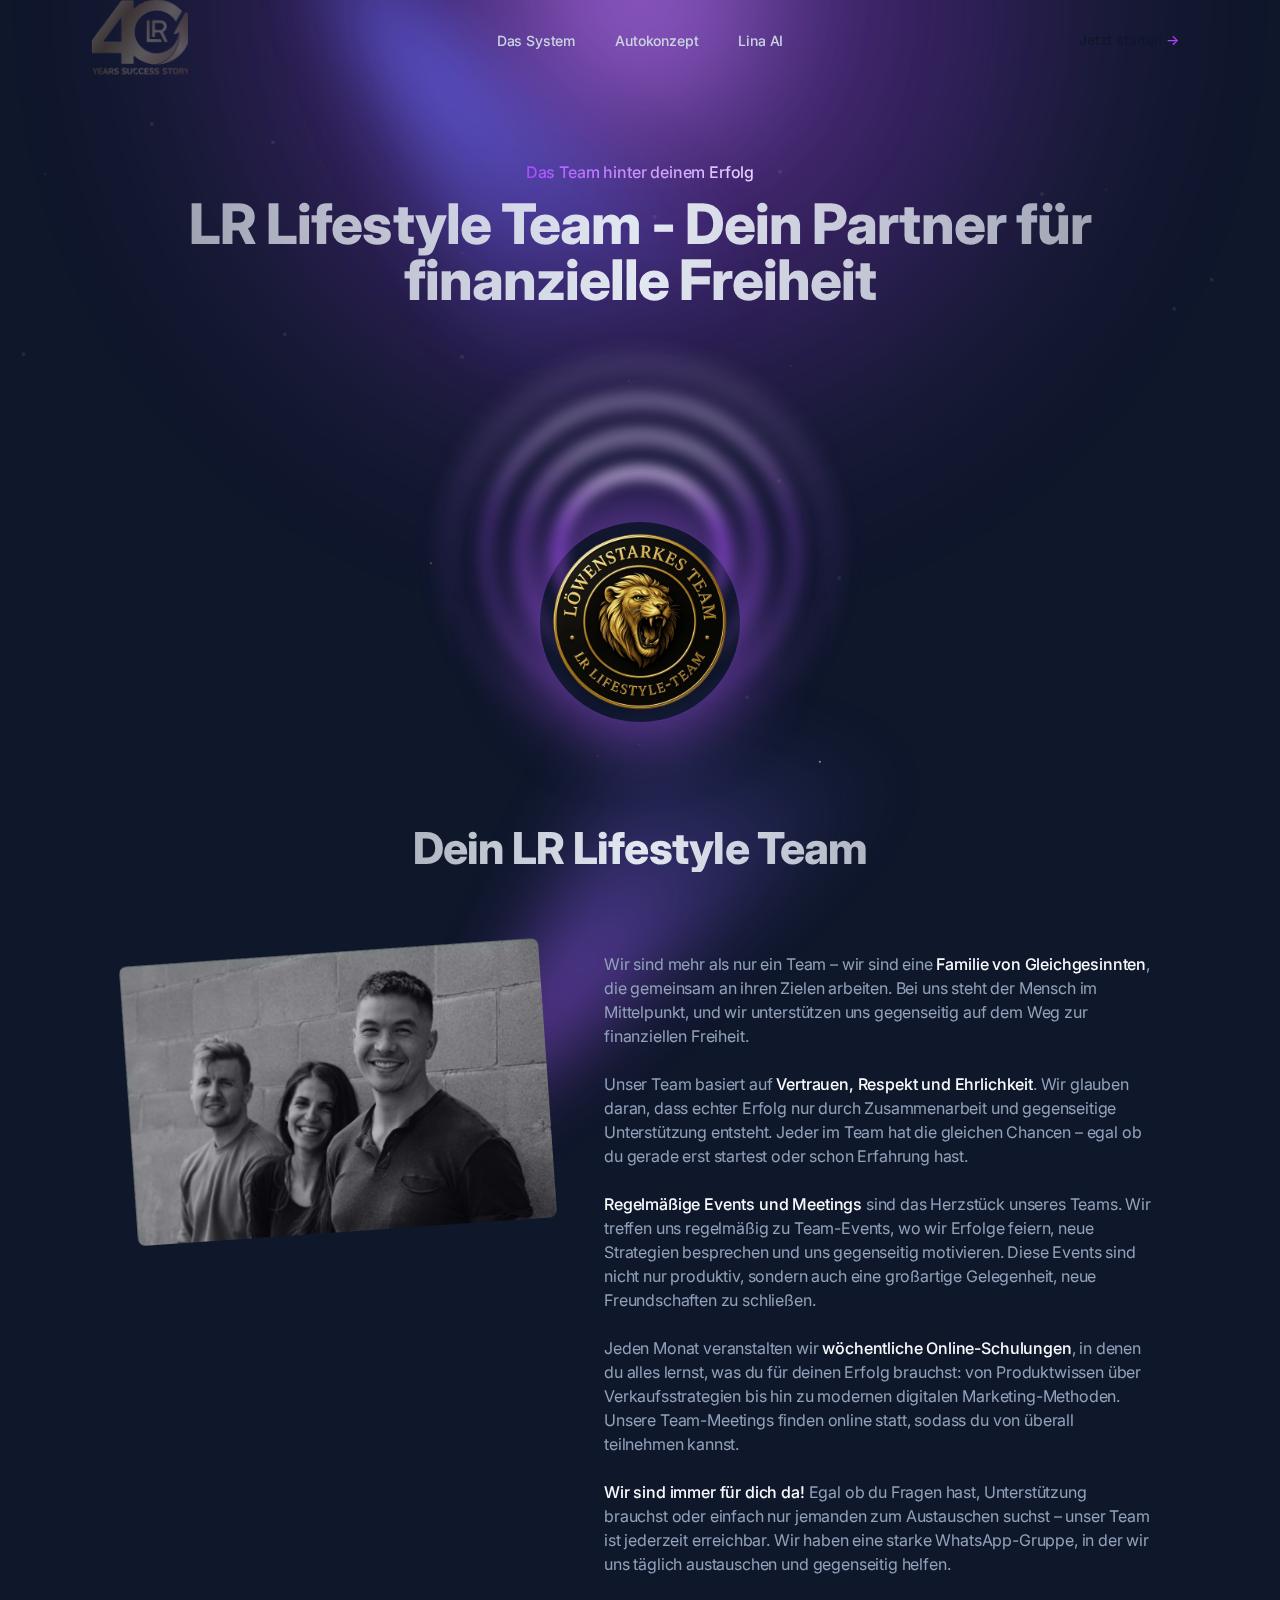
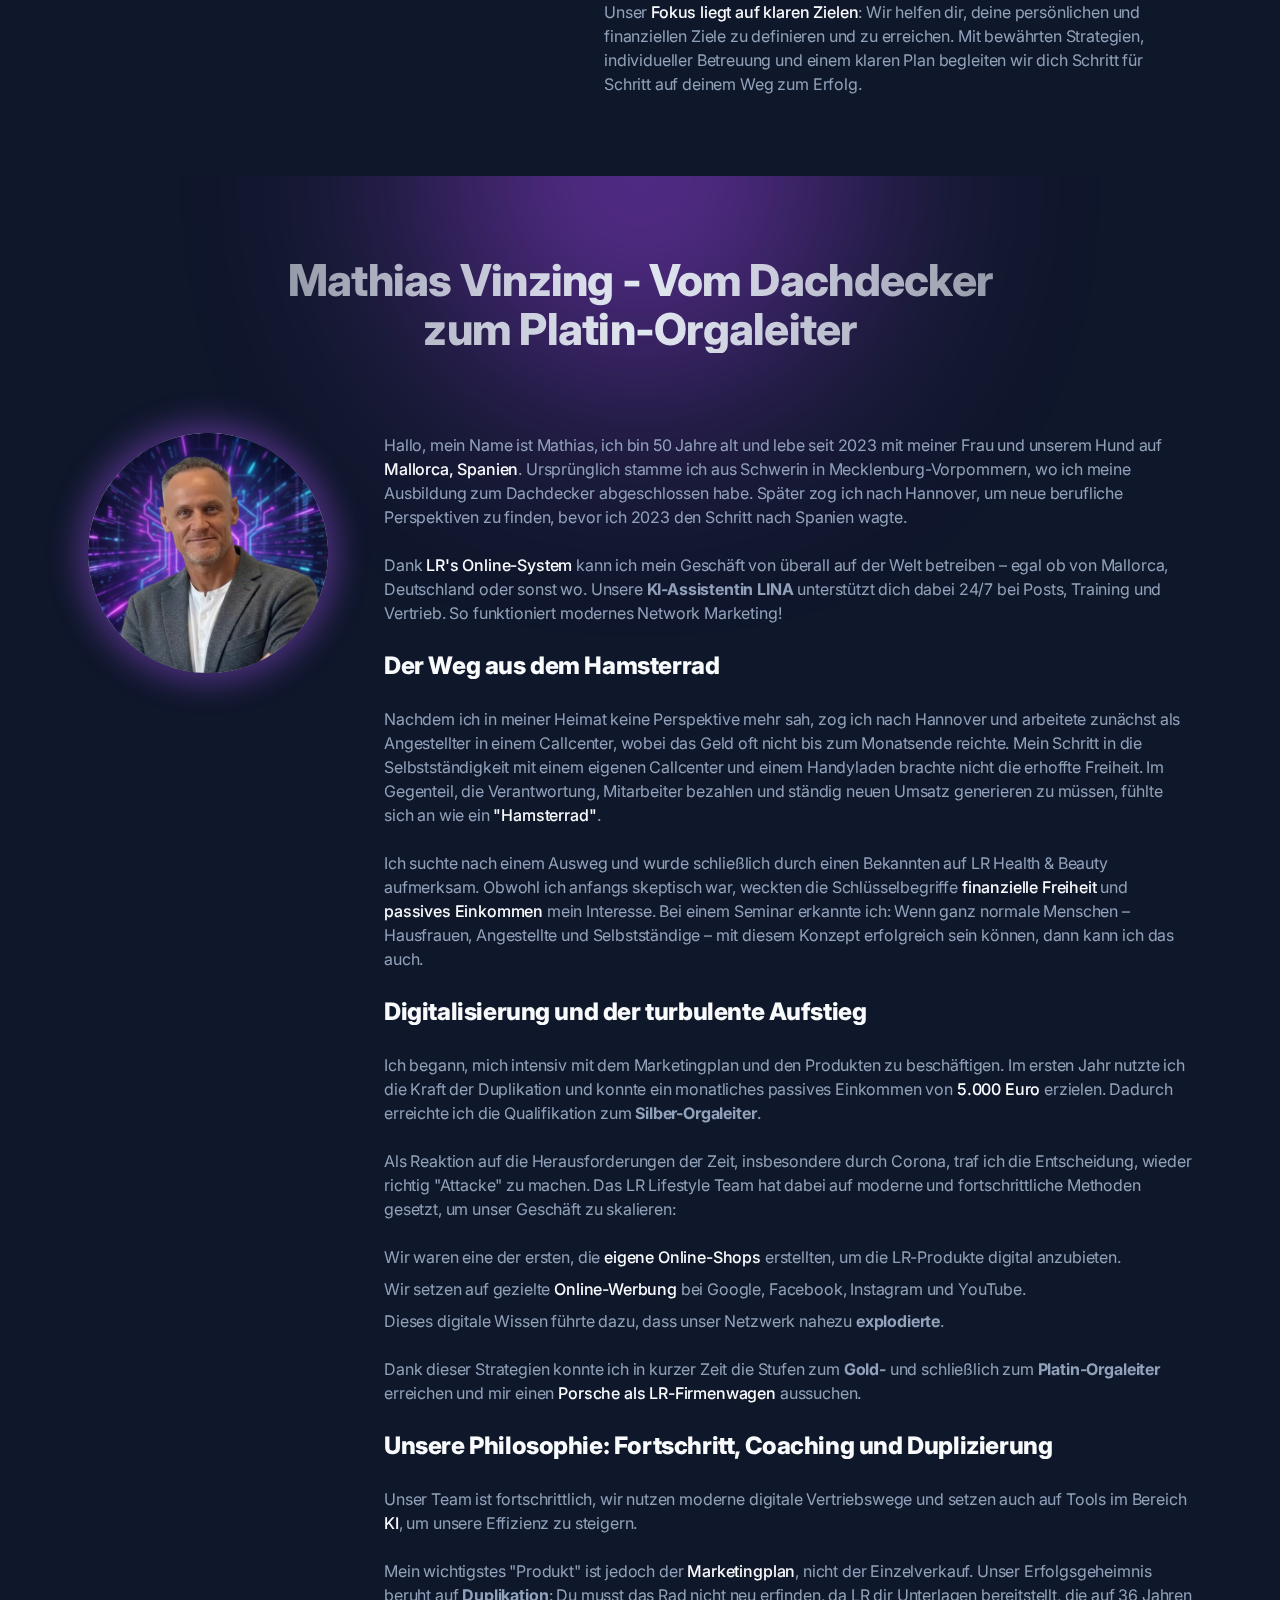
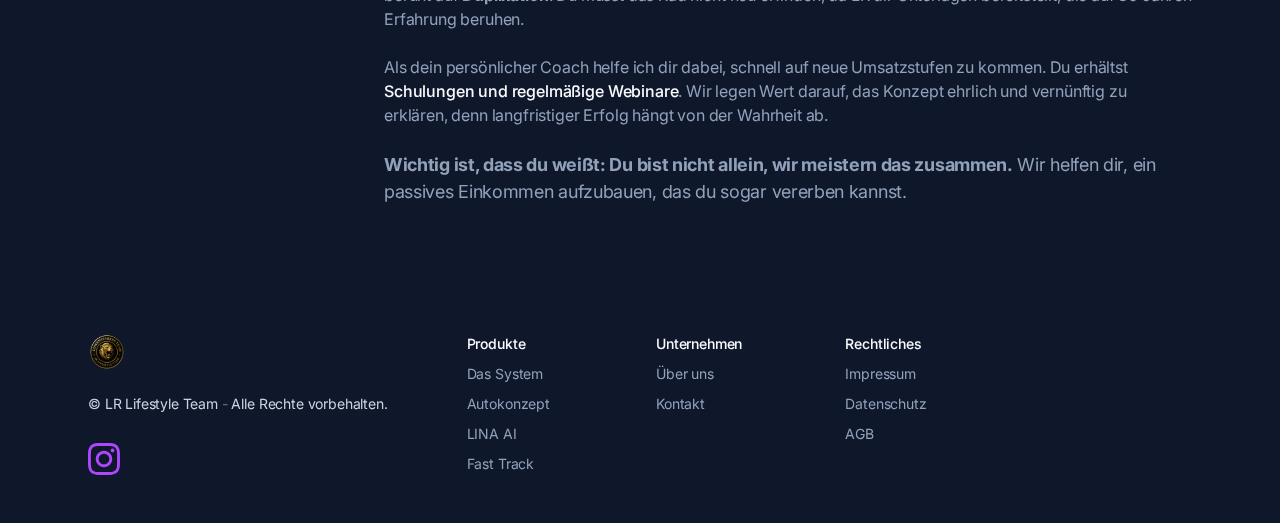
<file: about.html>
<!DOCTYPE html>
<html lang="en" class="scroll-smooth">

<head>
    <meta charset="utf-8">
    <title>Über uns - LR Lifestyle Team</title>
    <meta name="viewport" content="width=device-width,initial-scale=1">
    <link href="./css/vendors/aos.css" rel="stylesheet">
    <link rel="stylesheet" href="./css/vendors/swiper-bundle.min.css" />
    <link href="./style.css" rel="stylesheet">
</head>

<body class="font-inter antialiased bg-slate-900 text-slate-100 tracking-tight">

    <!-- Page wrapper -->
    <div class="flex flex-col min-h-screen overflow-hidden supports-[overflow:clip]:overflow-clip">

        <!-- Site header -->
        <header class="absolute w-full z-30">
            <div class="max-w-6xl mx-auto px-4 sm:px-6">
                <div class="flex items-center justify-between h-16 md:h-20">
        
                    <!-- Site branding -->
                    <div class="flex-1">
                        <!-- Logo -->
                        <a class="inline-flex" href="index.html" aria-label="LR Lifestyle Team">
                            <img class="max-w-none" src="./images/lr-logo-new.png" width="100" height="auto" alt="LR Lifestyle Team" style="opacity: 0.3;">
                        </a>
                    </div>
        
                    <!-- Desktop navigation -->
                    <nav class="hidden md:flex md:grow">
        
                        <!-- Desktop menu links -->
                        <ul class="flex grow justify-center flex-wrap items-center">
                            <li>
                                <a class="font-medium text-sm text-slate-300 hover:text-white mx-4 lg:mx-5 transition duration-150 ease-in-out" href="#system">Das System</a>
                            </li>
                            <li>
                                <a class="font-medium text-sm text-slate-300 hover:text-white mx-4 lg:mx-5 transition duration-150 ease-in-out" href="#autokonzept">Autokonzept</a>
                            </li>
                            <li>
                                <a class="font-medium text-sm text-slate-300 hover:text-white mx-4 lg:mx-5 transition duration-150 ease-in-out" href="#lina">Lina AI</a>
                            </li>
                        </ul>
        
                    </nav>
        
                    <!-- CTA Button -->
                    <ul class="flex-1 flex justify-end items-center">
                        <li>
                            <a class="btn-sm text-slate-900 bg-gradient-to-r from-white/80 via-white to-white/80 hover:bg-white transition duration-150 ease-in-out group" href="#contact">
                                <span class="relative inline-flex items-center">
                                    Jetzt starten <span class="tracking-normal text-purple-500 group-hover:translate-x-0.5 transition-transform duration-150 ease-in-out ml-1">→</span>
                                </span>
                            </a>
                        </li>
                    </ul>
                
                    <!-- Mobile menu -->
                    <div class="md:hidden flex items-center ml-4" x-data="{ expanded: false }">
        
                        <!-- Hamburger button -->
                        <button class="group inline-flex w-8 h-8 text-slate-300 hover:text-white text-center items-center justify-center transition" aria-controls="mobile-nav" :aria-expanded="expanded" @click.stop="expanded = !expanded">
                            <span class="sr-only">Menu</span>
                            <svg class="w-4 h-4 fill-current pointer-events-none" viewBox="0 0 16 16" xmlns="http://www.w3.org/2000/svg">
                                <rect class="origin-center transition-all duration-300 ease-[cubic-bezier(.5,.85,.25,1.1)] -translate-y-[5px] group-aria-expanded:rotate-[315deg] group-aria-expanded:translate-y-0" y="7" width="16" height="2" rx="1"></rect>
                                <rect class="origin-center group-aria-expanded:rotate-45 transition-all duration-300 ease-[cubic-bezier(.5,.85,.25,1.8)]" y="7" width="16" height="2" rx="1"></rect>
                                <rect class="origin-center transition-all duration-300 ease-[cubic-bezier(.5,.85,.25,1.1)] translate-y-[5px] group-aria-expanded:rotate-[135deg] group-aria-expanded:translate-y-0" y="7" width="16" height="2" rx="1"></rect>
                            </svg>
                        </button>                             
        
                        <!-- Mobile navigation -->
                        <nav id="mobile-nav" class="absolute top-full z-20 left-0 w-full px-4 sm:px-6 overflow-hidden transition-all duration-300 ease-in-out" x-ref="mobileNav" :style="expanded ? 'max-height: ' + $refs.mobileNav.scrollHeight + 'px; opacity: 1' : 'max-height: 0; opacity: .8'" @click.outside="expanded = false" @keydown.escape.window="expanded = false" x-cloak>
                            <ul class="border border-transparent [background:linear-gradient(var(--color-slate-900),var(--color-slate-900))_padding-box,conic-gradient(var(--color-slate-400),var(--color-slate-700)_25%,var(--color-slate-700)_75%,var(--color-slate-400)_100%)_border-box] rounded-lg px-4 py-1.5">
                                <li>
                                    <a class="flex font-medium text-sm text-slate-300 hover:text-white py-1.5" href="#system">Das System</a>
                                </li>
                                <li>
                                    <a class="flex font-medium text-sm text-slate-300 hover:text-white py-1.5" href="#autokonzept">Autokonzept</a>
                                </li>
                                <li>
                                    <a class="flex font-medium text-sm text-slate-300 hover:text-white py-1.5" href="#lina">Lina AI</a>
                                </li>
                            </ul>
                        </nav>
        
                    </div>
        
                </div>
            </div>
        </header>

        <!-- Page content -->
        <main class="grow">

            <!-- Hero -->
            <section class="relative">

                <!-- Radial gradient -->
                <div class="absolute flex items-center justify-center top-0 -translate-y-1/2 left-1/2 -translate-x-1/2 pointer-events-none -z-10 w-[800px] aspect-square" aria-hidden="true">
                    <div class="absolute inset-0 translate-z-0 bg-purple-500 rounded-full blur-[120px] opacity-30"></div>
                    <div class="absolute w-64 h-64 translate-z-0 bg-purple-400 rounded-full blur-[80px] opacity-70"></div>
                </div>

                <!-- Particles animation -->
                <div class="absolute inset-0 h-96 -z-10" aria-hidden="true">
                    <canvas data-particle-animation data-particle-quantity="15"></canvas>
                </div>

                <!-- Illustration -->
                <div class="md:block absolute left-1/2 -translate-x-1/2 -mt-16 blur-2xl opacity-90 pointer-events-none -z-10" aria-hidden="true">
                    <img src="./images/page-illustration.svg" class="max-w-none" width="1440" height="427" alt="Page Illustration">
                </div>

                <div class="max-w-6xl mx-auto px-4 sm:px-6">
                    <div class="pt-32 pb-10 md:pt-40">

                        <!-- Hero content -->
                        <div class="text-center">
                            <div class="inline-flex font-medium bg-clip-text text-transparent bg-linear-to-r from-purple-500 to-purple-200 pb-3">Das Team hinter deinem Erfolg</div>
                            <h1 class="h1 bg-clip-text text-transparent bg-linear-to-r from-slate-200/60 via-slate-200 to-slate-200/60 pb-6">LR Lifestyle Team - Dein Partner für finanzielle Freiheit</h1>
                            <!-- Rings illustration -->
                            <div class="inline-flex items-center justify-center relative">
                                <!-- Particles animation -->
                                <div class="absolute inset-0 -z-10" aria-hidden="true">
                                    <canvas data-particle-animation data-particle-quantity="10"></canvas>
                                </div>
                                <div class="inline-flex [mask-image:_radial-gradient(circle_at_bottom,transparent_15%,black_70%)]">
                                    <img src="./images/about-illustration.svg" width="446" height="446" alt="About illustration" />
                                </div>
                                <img class="absolute mt-[30%] drop-shadow-lg animate-float rounded-full" src="./images/lr-logo.png" width="200" height="200" alt="LR Lifestyle Team" style="box-shadow: 0 0 60px 20px rgba(168, 85, 247, 0.5);" />
                            </div>
                        </div>

                    </div>
                </div>

            </section>

            <!-- Story -->
            <section class="relative">

                <!-- Blurred shape -->
                <div class="absolute top-0 -mt-32 left-1/2 -translate-x-1/2 ml-10 blur-2xl opacity-70 pointer-events-none -z-10" aria-hidden="true">
                    <svg xmlns="http://www.w3.org/2000/svg" width="434" height="427">
                        <defs>
                            <linearGradient id="bs4-a" x1="19.609%" x2="50%" y1="14.544%" y2="100%">
                                <stop offset="0%" stop-color="#A855F7"></stop>
                                <stop offset="100%" stop-color="#6366F1" stop-opacity="0"></stop>
                            </linearGradient>
                        </defs>
                        <path fill="url(#bs4-a)" fill-rule="evenodd" d="m0 0 461 369-284 58z" transform="matrix(1 0 0 -1 0 427)"></path>
                    </svg>
                </div>

                <div class="px-4 sm:px-6">
                    <div class="max-w-5xl mx-auto">
                        <div class="pb-12 md:pb-20">
                        
                            <!-- Section header -->
                            <div class="max-w-3xl mx-auto text-center pb-12 md:pb-20">
                                <h2 class="h2 bg-clip-text text-transparent bg-linear-to-r from-slate-200/60 via-slate-200 to-slate-200/60">Dein LR Lifestyle Team</h2>
                            </div>
                        
                            <div class="md:flex justify-between space-x-6 md:space-x-8 lg:space-x-14">
                                <figure class="min-w-[240px]">
                                    <img class="sticky top-8 mx-auto mb-12 md:mb-0 rounded-lg -rotate-[4deg]" src="./images/team.jpg" width="420" height="280" alt="Team" />
                                </figure>
                                <div class="max-w-[548px] mx-auto">
                                    <div class="text-slate-400 space-y-6">
                                        <p>
                                            Wir sind mehr als nur ein Team – wir sind eine <strong class="text-slate-50 font-medium">Familie von Gleichgesinnten</strong>, die gemeinsam an ihren Zielen arbeiten. Bei uns steht der Mensch im Mittelpunkt, und wir unterstützen uns gegenseitig auf dem Weg zur finanziellen Freiheit.
                                        </p>
                                        <p>
                                            Unser Team basiert auf <strong class="text-slate-50 font-medium">Vertrauen, Respekt und Ehrlichkeit</strong>. Wir glauben daran, dass echter Erfolg nur durch Zusammenarbeit und gegenseitige Unterstützung entsteht. Jeder im Team hat die gleichen Chancen – egal ob du gerade erst startest oder schon Erfahrung hast.
                                        </p>
                                        <p>
                                            <strong class="text-slate-50 font-medium">Regelmäßige Events und Meetings</strong> sind das Herzstück unseres Teams. Wir treffen uns regelmäßig zu Team-Events, wo wir Erfolge feiern, neue Strategien besprechen und uns gegenseitig motivieren. Diese Events sind nicht nur produktiv, sondern auch eine großartige Gelegenheit, neue Freundschaften zu schließen.
                                        </p>
                                        <p>
                                            Jeden Monat veranstalten wir <strong class="text-slate-50 font-medium">wöchentliche Online-Schulungen</strong>, in denen du alles lernst, was du für deinen Erfolg brauchst: von Produktwissen über Verkaufsstrategien bis hin zu modernen digitalen Marketing-Methoden. Unsere Team-Meetings finden online statt, sodass du von überall teilnehmen kannst.
                                        </p>
                                        <p>
                                            <strong class="text-slate-50 font-medium">Wir sind immer für dich da!</strong> Egal ob du Fragen hast, Unterstützung brauchst oder einfach nur jemanden zum Austauschen suchst – unser Team ist jederzeit erreichbar. Wir haben eine starke WhatsApp-Gruppe, in der wir uns täglich austauschen und gegenseitig helfen.
                                        </p>
                                        <p>
                                            Unser <strong class="text-slate-50 font-medium">Fokus liegt auf klaren Zielen</strong>: Wir helfen dir, deine persönlichen und finanziellen Ziele zu definieren und zu erreichen. Mit bewährten Strategien, individueller Betreuung und einem klaren Plan begleiten wir dich Schritt für Schritt auf deinem Weg zum Erfolg.
                                        </p>
                                    </div>
                                </div>
                            </div>
    
                        </div>
                    </div>
                </div>
            </section>
            <!-- Mathias Geschichte -->
            <section class="relative">
                <!-- Radial gradient -->
                <div class="absolute inset-0 overflow-hidden pointer-events-none -z-10" aria-hidden="true">
                    <div class="absolute flex items-center justify-center top-0 -translate-y-1/2 left-1/2 -translate-x-1/2 w-1/3 aspect-square">
                        <div class="absolute inset-0 translate-z-0 bg-purple-500 rounded-full blur-[120px] opacity-50"></div>
                    </div>
                </div>
                <div class="max-w-6xl mx-auto px-4 sm:px-6">
                    <div class="py-12 md:py-20">
                        <!-- Section header -->
                        <div class="max-w-3xl mx-auto text-center pb-12 md:pb-20">
                            <h2 class="h2 bg-clip-text text-transparent bg-linear-to-r from-slate-200/60 via-slate-200 to-slate-200/60">Mathias Vinzing - Vom Dachdecker zum Platin-Orgaleiter</h2>
                        </div>
                        
                        <!-- Content -->
                        <div class="md:flex justify-between space-x-6 md:space-x-8 lg:space-x-14">
                            <figure class="min-w-[240px]">
                                <img class="sticky top-8 mx-auto mb-12 md:mb-0 rounded-full" src="./images/mathias-round.png" width="320" height="320" alt="Mathias Vinzing" style="box-shadow: 0 0 30px 10px rgba(168, 85, 247, 0.4);" />
                            </figure>
                            <div class="max-w-[648px] mx-auto">
                                <div class="text-slate-400 space-y-6">
                                    <p>
                                        Hallo, mein Name ist Mathias, ich bin 50 Jahre alt und lebe seit 2023 mit meiner Frau und unserem Hund auf <strong class="text-slate-50 font-medium">Mallorca, Spanien</strong>. Ursprünglich stamme ich aus Schwerin in Mecklenburg-Vorpommern, wo ich meine Ausbildung zum Dachdecker abgeschlossen habe. Später zog ich nach Hannover, um neue berufliche Perspektiven zu finden, bevor ich 2023 den Schritt nach Spanien wagte.
                                    </p>
                                    <p>
                                        Dank <strong class="text-slate-50 font-medium">LR's Online-System</strong> kann ich mein Geschäft von überall auf der Welt betreiben – egal ob von Mallorca, Deutschland oder sonst wo. Unsere <strong class="text-purple-400">KI-Assistentin LINA</strong> unterstützt dich dabei 24/7 bei Posts, Training und Vertrieb. So funktioniert modernes Network Marketing!
                                    </p>
                                    
                                    <h3 class="h4 text-slate-50">Der Weg aus dem Hamsterrad</h3>
                                    <p>
                                        Nachdem ich in meiner Heimat keine Perspektive mehr sah, zog ich nach Hannover und arbeitete zunächst als Angestellter in einem Callcenter, wobei das Geld oft nicht bis zum Monatsende reichte. Mein Schritt in die Selbstständigkeit mit einem eigenen Callcenter und einem Handyladen brachte nicht die erhoffte Freiheit. Im Gegenteil, die Verantwortung, Mitarbeiter bezahlen und ständig neuen Umsatz generieren zu müssen, fühlte sich an wie ein <strong class="text-slate-50 font-medium">"Hamsterrad"</strong>.
                                    </p>
                                    <p>
                                        Ich suchte nach einem Ausweg und wurde schließlich durch einen Bekannten auf LR Health & Beauty aufmerksam. Obwohl ich anfangs skeptisch war, weckten die Schlüsselbegriffe <strong class="text-slate-50 font-medium">finanzielle Freiheit</strong> und <strong class="text-slate-50 font-medium">passives Einkommen</strong> mein Interesse. Bei einem Seminar erkannte ich: Wenn ganz normale Menschen – Hausfrauen, Angestellte und Selbstständige – mit diesem Konzept erfolgreich sein können, dann kann ich das auch.
                                    </p>
                                    
                                    <h3 class="h4 text-slate-50">Digitalisierung und der turbulente Aufstieg</h3>
                                    <p>
                                        Ich begann, mich intensiv mit dem Marketingplan und den Produkten zu beschäftigen. Im ersten Jahr nutzte ich die Kraft der Duplikation und konnte ein monatliches passives Einkommen von <strong class="text-slate-50 font-medium">5.000 Euro</strong> erzielen. Dadurch erreichte ich die Qualifikation zum <strong class="text-purple-400">Silber-Orgaleiter</strong>.
                                    </p>
                                    <p>
                                        Als Reaktion auf die Herausforderungen der Zeit, insbesondere durch Corona, traf ich die Entscheidung, wieder richtig "Attacke" zu machen. Das LR Lifestyle Team hat dabei auf moderne und fortschrittliche Methoden gesetzt, um unser Geschäft zu skalieren:
                                    </p>
                                    <ul class="list-disc list-inside space-y-2 text-slate-400">
                                        <li>Wir waren eine der ersten, die <strong class="text-slate-50 font-medium">eigene Online-Shops</strong> erstellten, um die LR-Produkte digital anzubieten.</li>
                                        <li>Wir setzen auf gezielte <strong class="text-slate-50 font-medium">Online-Werbung</strong> bei Google, Facebook, Instagram und YouTube.</li>
                                        <li>Dieses digitale Wissen führte dazu, dass unser Netzwerk nahezu <strong class="text-purple-400">explodierte</strong>.</li>
                                    </ul>
                                    <p>
                                        Dank dieser Strategien konnte ich in kurzer Zeit die Stufen zum <strong class="text-purple-400">Gold-</strong> und schließlich zum <strong class="text-purple-400">Platin-Orgaleiter</strong> erreichen und mir einen <strong class="text-slate-50 font-medium">Porsche als LR-Firmenwagen</strong> aussuchen.
                                    </p>
                                    
                                    <h3 class="h4 text-slate-50">Unsere Philosophie: Fortschritt, Coaching und Duplizierung</h3>
                                    <p>
                                        Unser Team ist fortschrittlich, wir nutzen moderne digitale Vertriebswege und setzen auch auf Tools im Bereich <strong class="text-slate-50 font-medium">KI</strong>, um unsere Effizienz zu steigern.
                                    </p>
                                    <p>
                                        Mein wichtigstes "Produkt" ist jedoch der <strong class="text-slate-50 font-medium">Marketingplan</strong>, nicht der Einzelverkauf. Unser Erfolgsgeheimnis beruht auf <strong class="text-purple-400">Duplikation</strong>: Du musst das Rad nicht neu erfinden, da LR dir Unterlagen bereitstellt, die auf 36 Jahren Erfahrung beruhen.
                                    </p>
                                    <p>
                                        Als dein persönlicher Coach helfe ich dir dabei, schnell auf neue Umsatzstufen zu kommen. Du erhältst <strong class="text-slate-50 font-medium">Schulungen und regelmäßige Webinare</strong>. Wir legen Wert darauf, das Konzept ehrlich und vernünftig zu erklären, denn langfristiger Erfolg hängt von der Wahrheit ab.
                                    </p>
                                    <p class="text-lg">
                                        <strong class="text-purple-400">Wichtig ist, dass du weißt: Du bist nicht allein, wir meistern das zusammen.</strong> Wir helfen dir, ein passives Einkommen aufzubauen, das du sogar vererben kannst.
                                    </p>
                                </div>
                            </div>
                        </div>
                    </div>
                </div>
            </section>
        </main>

        <!-- Site footer -->
        <footer>
            <div class="max-w-6xl mx-auto px-4 sm:px-6">
        
                <!-- Blocks -->
                <div class="grid sm:grid-cols-12 gap-8 py-8 md:py-12">
        
                    <!-- 1st block -->
                    <div class="sm:col-span-12 lg:col-span-4 order-1 lg:order-none">
                        <div class="h-full flex flex-col sm:flex-row lg:flex-col justify-between">
                            <div class="mb-4 sm:mb-0">
                                <div class="mb-4">
                                    <!-- Logo -->
                                    <a class="inline-flex" href="index.html" aria-label="LR Lifestyle Team">
                                        <img src="./images/lr-logo.png" width="38" height="38" alt="LR Lifestyle Team">
                                    </a>
                                </div>
                                <div class="text-sm text-slate-300">&copy; LR Lifestyle Team <span class="text-slate-500">-</span> Alle Rechte vorbehalten.</div>
                            </div>
                            <!-- Social links -->
                            <ul class="flex">
                                <li>
                                    <a class="flex justify-center items-center text-purple-500 hover:text-purple-400 transition duration-150 ease-in-out" href="https://www.instagram.com/lr_lifestyleteam" target="_blank" aria-label="Instagram">
                                        <svg class="w-8 h-8 fill-current" viewBox="0 0 24 24" xmlns="http://www.w3.org/2000/svg">
                                            <path d="M12 2.163c3.204 0 3.584.012 4.85.07 3.252.148 4.771 1.691 4.919 4.919.058 1.265.069 1.645.069 4.849 0 3.205-.012 3.584-.069 4.849-.149 3.225-1.664 4.771-4.919 4.919-1.266.058-1.644.07-4.85.07-3.204 0-3.584-.012-4.849-.07-3.26-.149-4.771-1.699-4.919-4.92-.058-1.265-.07-1.644-.07-4.849 0-3.204.013-3.583.07-4.849.149-3.227 1.664-4.771 4.919-4.919 1.266-.057 1.645-.069 4.849-.069zm0-2.163c-3.259 0-3.667.014-4.947.072-4.358.2-6.78 2.618-6.98 6.98-.059 1.281-.073 1.689-.073 4.948 0 3.259.014 3.668.072 4.948.2 4.358 2.618 6.78 6.98 6.98 1.281.058 1.689.072 4.948.072 3.259 0 3.668-.014 4.948-.072 4.354-.2 6.782-2.618 6.979-6.98.059-1.28.073-1.689.073-4.948 0-3.259-.014-3.667-.072-4.947-.196-4.354-2.617-6.78-6.979-6.98-1.281-.059-1.69-.073-4.949-.073zm0 5.838c-3.403 0-6.162 2.759-6.162 6.162s2.759 6.163 6.162 6.163 6.162-2.759 6.162-6.163c0-3.403-2.759-6.162-6.162-6.162zm0 10.162c-2.209 0-4-1.79-4-4 0-2.209 1.791-4 4-4s4 1.791 4 4c0 2.21-1.791 4-4 4zm6.406-11.845c-.796 0-1.441.645-1.441 1.44s.645 1.44 1.441 1.44c.795 0 1.439-.645 1.439-1.44s-.644-1.44-1.439-1.44z"/>
                                        </svg>
                                    </a>
                                </li>
                            </ul>
                        </div>
                    </div>
        
                    <!-- 2nd block -->
                    <div class="sm:col-span-6 md:col-span-3 lg:col-span-2">
                        <h6 class="text-sm text-slate-50 font-medium mb-2">Produkte</h6>
                        <ul class="text-sm space-y-2">
                            <li>
                                <a class="text-slate-400 hover:text-slate-200 transition duration-150 ease-in-out" href="#das-system">Das System</a>
                            </li>
                            <li>
                                <a class="text-slate-400 hover:text-slate-200 transition duration-150 ease-in-out" href="#autokonzept">Autokonzept</a>
                            </li>
                            <li>
                                <a class="text-slate-400 hover:text-slate-200 transition duration-150 ease-in-out" href="#lina">LINA AI</a>
                            </li>
                            <li>
                                <a class="text-slate-400 hover:text-slate-200 transition duration-150 ease-in-out" href="#fast-track">Fast Track</a>
                            </li>
                        </ul>
                    </div>
        
                    <!-- 3rd block -->
                    <div class="sm:col-span-6 md:col-span-3 lg:col-span-2">
                        <h6 class="text-sm text-slate-50 font-medium mb-2">Unternehmen</h6>
                        <ul class="text-sm space-y-2">
                            <li>
                                <a class="text-slate-400 hover:text-slate-200 transition duration-150 ease-in-out" href="about.html">Über uns</a>
                            </li>
                            <li>
                                <a class="text-slate-400 hover:text-slate-200 transition duration-150 ease-in-out" href="#jetzt-starten">Kontakt</a>
                            </li>
                        </ul>
                    </div>
        
                    <!-- 4th block -->
                    <div class="sm:col-span-6 md:col-span-3 lg:col-span-2">
                        <h6 class="text-sm text-slate-50 font-medium mb-2">Rechtliches</h6>
                        <ul class="text-sm space-y-2">
                            <li>
                                <a class="text-slate-400 hover:text-slate-200 transition duration-150 ease-in-out" href="impressum.html">Impressum</a>
                            </li>
                            <li>
                                <a class="text-slate-400 hover:text-slate-200 transition duration-150 ease-in-out" href="datenschutz.html">Datenschutz</a>
                            </li>
                            <li>
                                <a class="text-slate-400 hover:text-slate-200 transition duration-150 ease-in-out" href="agb.html">AGB</a>
                            </li>
                        </ul>
                    </div>
        
                </div>
        
            </div>
        </footer>

    </div>

    <script src="./js/vendors/alpinejs.min.js" defer></script>
    <script src="./js/vendors/aos.js"></script>
    <script src="./js/vendors/swiper-bundle.min.js"></script>
    <script src="./js/main.js"></script>

</body>

</html>
</file>
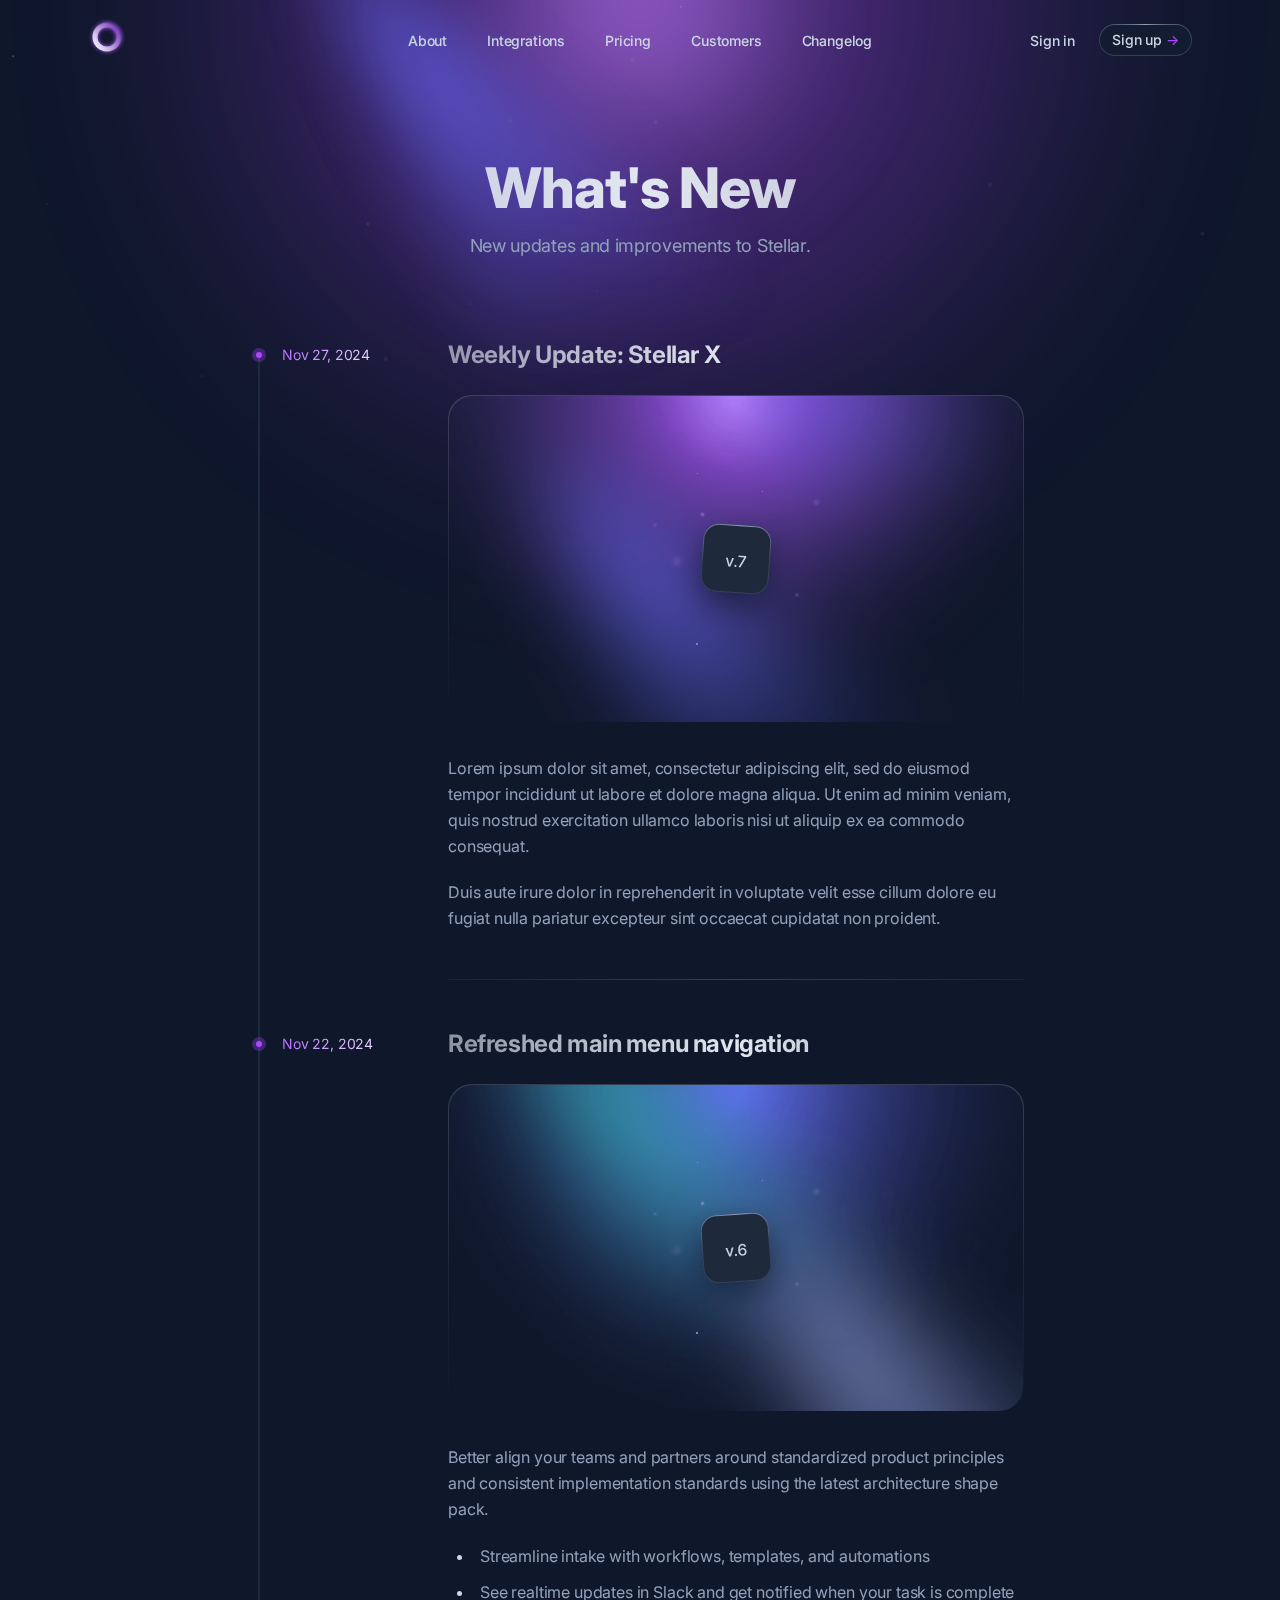
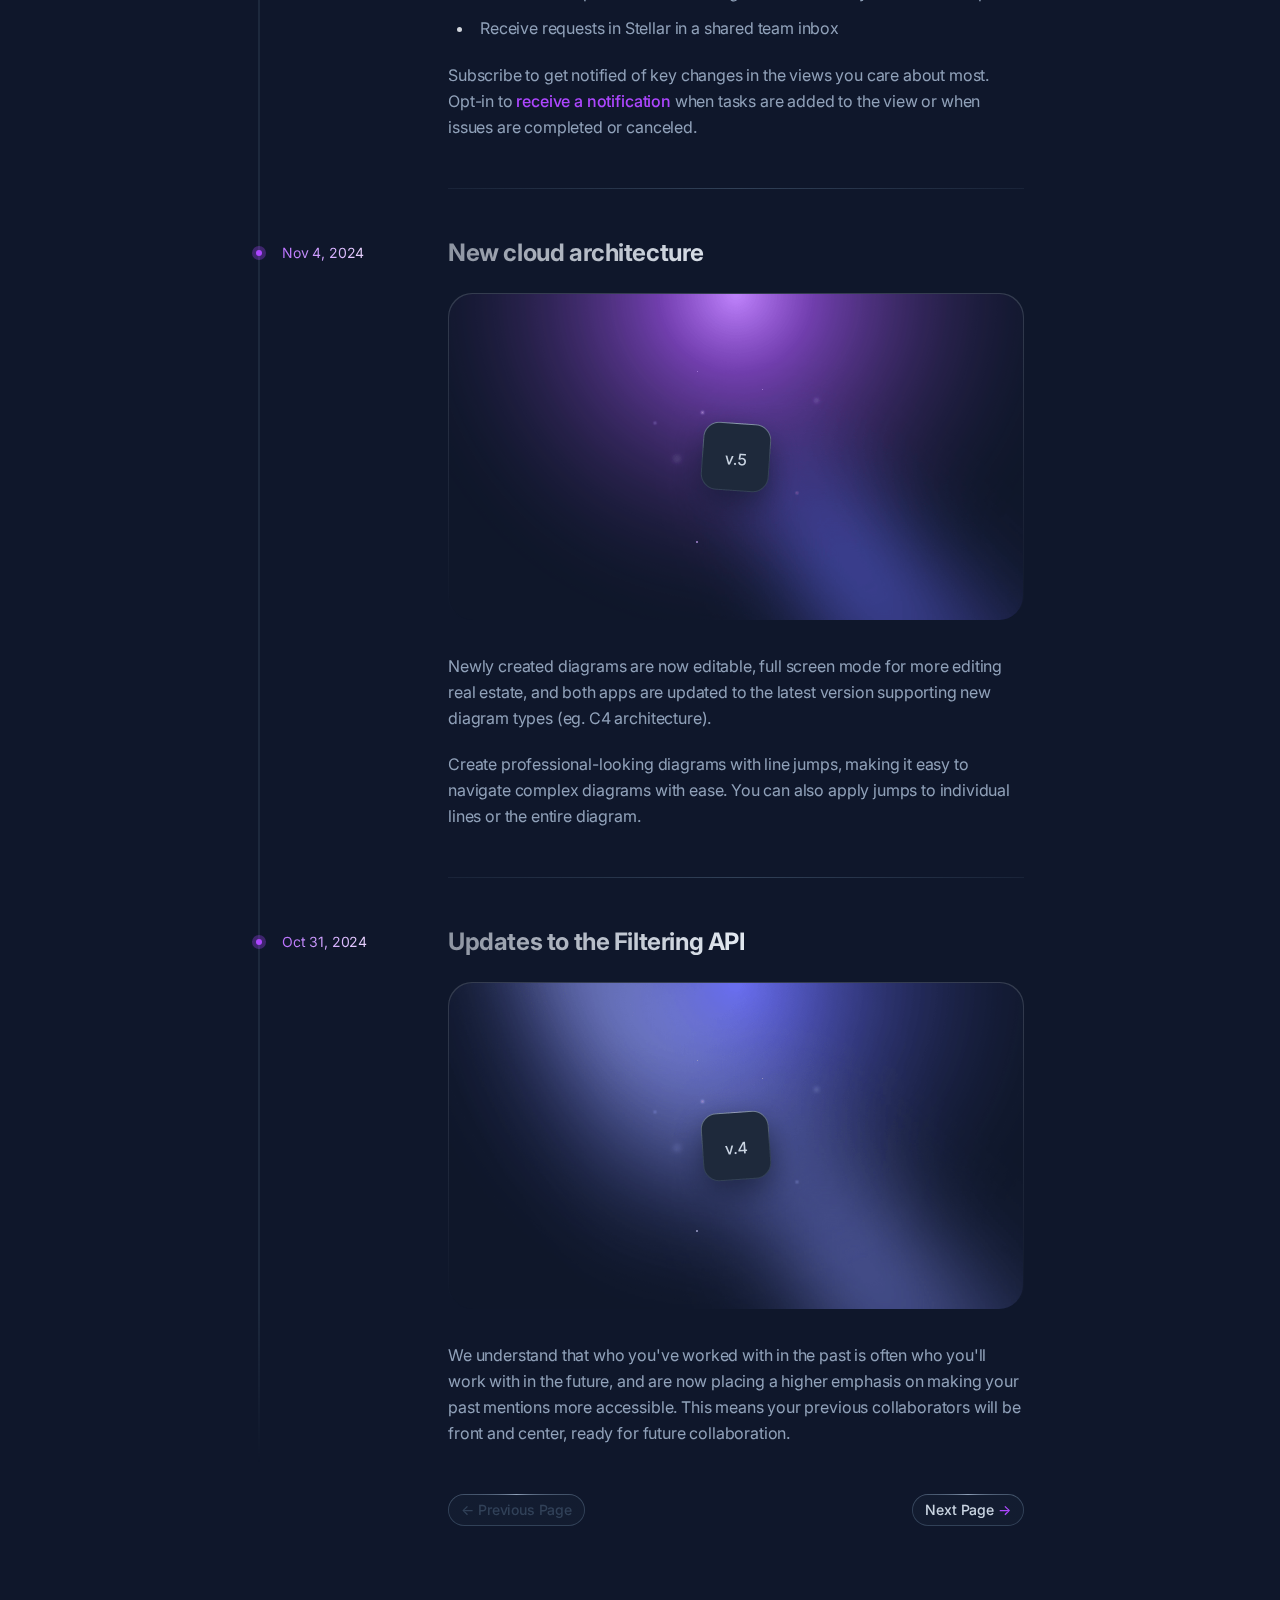
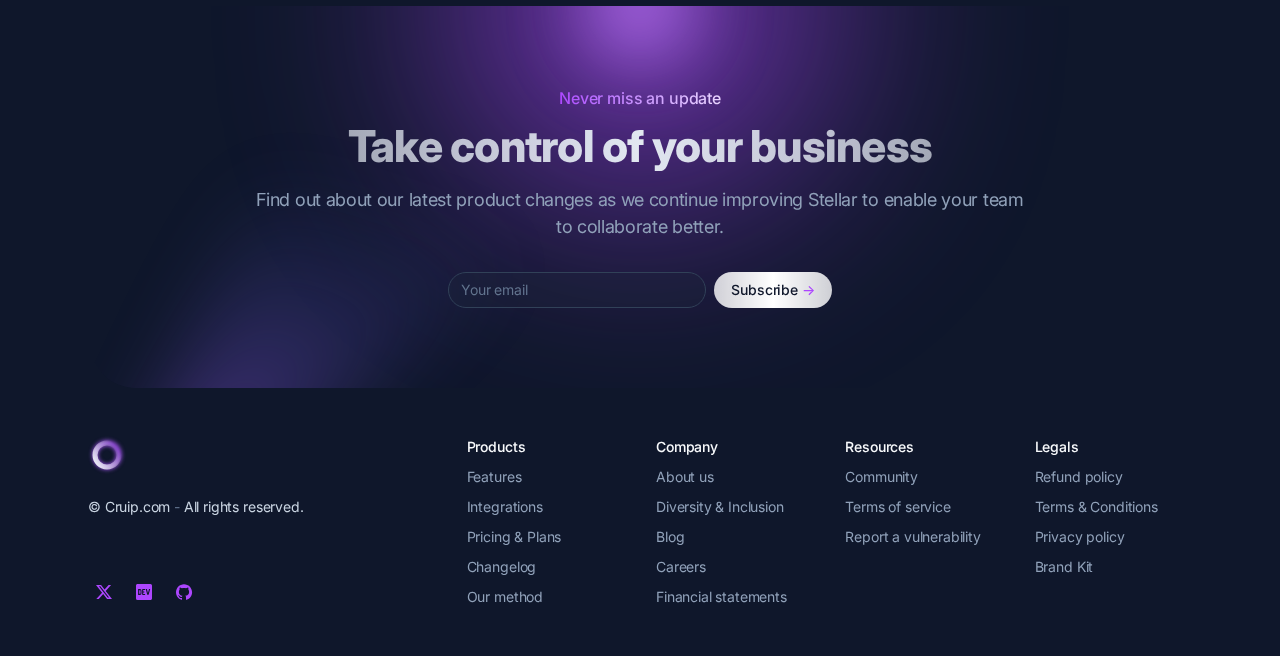
<file: changelog.html>
<!DOCTYPE html>
<html lang="en" class="scroll-smooth">

<head>
    <meta charset="utf-8">
    <title>Stellar HTML Demo - Changelog</title>
    <meta name="viewport" content="width=device-width,initial-scale=1">
    <link href="./css/vendors/aos.css" rel="stylesheet">
    <link rel="stylesheet" href="./css/vendors/swiper-bundle.min.css" />
    <link href="./style.css" rel="stylesheet">
</head>

<body class="font-inter antialiased bg-slate-900 text-slate-100 tracking-tight">

    <!-- Page wrapper -->
    <div class="flex flex-col min-h-screen overflow-hidden supports-[overflow:clip]:overflow-clip">

        <!-- Site header -->
        <header class="absolute w-full z-30">
            <div class="max-w-6xl mx-auto px-4 sm:px-6">
                <div class="flex items-center justify-between h-16 md:h-20">

                    <!-- Site branding -->
                    <div class="flex-1">
                        <!-- Logo -->
                        <a class="inline-flex" href="index.html" aria-label="Cruip">
                            <img class="max-w-none" src="./images/logo.svg" width="38" height="38" alt="Stellar">
                        </a>
                    </div>

                    <!-- Desktop navigation -->
                    <nav class="hidden md:flex md:grow">

                        <!-- Desktop menu links -->
                        <ul class="flex grow justify-center flex-wrap items-center">
                            <li>
                                <a class="font-medium text-sm text-slate-300 hover:text-white mx-4 lg:mx-5 transition duration-150 ease-in-out" href="about.html">About</a>
                            </li>
                            <li>
                                <a class="font-medium text-sm text-slate-300 hover:text-white mx-4 lg:mx-5 transition duration-150 ease-in-out" href="integrations.html">Integrations</a>
                            </li>
                            <li>
                                <a class="font-medium text-sm text-slate-300 hover:text-white mx-4 lg:mx-5 transition duration-150 ease-in-out" href="pricing.html">Pricing</a>
                            </li>
                            <li>
                                <a class="font-medium text-sm text-slate-300 hover:text-white mx-4 lg:mx-5 transition duration-150 ease-in-out" href="customers.html">Customers</a>
                            </li>
                            <li>
                                <a class="font-medium text-sm text-slate-300 hover:text-white mx-4 lg:mx-5 transition duration-150 ease-in-out" href="changelog.html">Changelog</a>
                            </li>
                        </ul>

                    </nav>

                    <!-- Desktop sign in links -->
                    <ul class="flex-1 flex justify-end items-center">
                        <li>
                            <a class="font-medium text-sm text-slate-300 hover:text-white whitespace-nowrap transition duration-150 ease-in-out" href="signin.html">Sign in</a>
                        </li>
                        <li class="ml-6">
                            <a class="btn-sm text-slate-300 hover:text-white transition duration-150 ease-in-out w-full group [background:linear-gradient(var(--color-slate-900),var(--color-slate-900))_padding-box,conic-gradient(var(--color-slate-400),var(--color-slate-700)_25%,var(--color-slate-700)_75%,var(--color-slate-400)_100%)_border-box] relative before:absolute before:inset-0 before:bg-slate-800/30 before:rounded-full before:pointer-events-none" href="signup.html">
                                <span class="relative inline-flex items-center">
                                    Sign up <span class="tracking-normal text-purple-500 group-hover:translate-x-0.5 transition-transform duration-150 ease-in-out ml-1">-&gt;</span>
                                </span>
                            </a>
                        </li>
                    </ul>

                    <!-- Mobile menu -->
                    <div class="md:hidden flex items-center ml-4" x-data="{ expanded: false }">
                    
                        <!-- Hamburger button -->
                        <button class="group inline-flex w-8 h-8 text-slate-300 hover:text-white text-center items-center justify-center transition" aria-controls="mobile-nav" :aria-expanded="expanded" @click.stop="expanded = !expanded">
                            <span class="sr-only">Menu</span>
                            <svg class="w-4 h-4 fill-current pointer-events-none" viewBox="0 0 16 16" xmlns="http://www.w3.org/2000/svg">
                                <rect class="origin-center transition-all duration-300 ease-[cubic-bezier(.5,.85,.25,1.1)] -translate-y-[5px] group-aria-expanded:rotate-[315deg] group-aria-expanded:translate-y-0" y="7" width="16" height="2" rx="1"></rect>
                                <rect class="origin-center group-aria-expanded:rotate-45 transition-all duration-300 ease-[cubic-bezier(.5,.85,.25,1.8)]" y="7" width="16" height="2" rx="1"></rect>
                                <rect class="origin-center transition-all duration-300 ease-[cubic-bezier(.5,.85,.25,1.1)] translate-y-[5px] group-aria-expanded:rotate-[135deg] group-aria-expanded:translate-y-0" y="7" width="16" height="2" rx="1"></rect>
                            </svg>
                        </button>   
                    
                        <!-- Mobile navigation -->
                        <nav id="mobile-nav" class="absolute top-full z-20 left-0 w-full px-4 sm:px-6 overflow-hidden transition-all duration-300 ease-in-out" x-ref="mobileNav" :style="expanded ? 'max-height: ' + $refs.mobileNav.scrollHeight + 'px; opacity: 1' : 'max-height: 0; opacity: .8'" @click.outside="expanded = false" @keydown.escape.window="expanded = false" x-cloak>
                            <ul class="border border-transparent [background:linear-gradient(var(--color-slate-900),var(--color-slate-900))_padding-box,conic-gradient(var(--color-slate-400),var(--color-slate-700)_25%,var(--color-slate-700)_75%,var(--color-slate-400)_100%)_border-box] rounded-lg px-4 py-1.5">
                                <li>
                                    <a class="flex font-medium text-sm text-slate-300 hover:text-white py-1.5" href="about.html">About</a>
                                </li>
                                <li>
                                    <a class="flex font-medium text-sm text-slate-300 hover:text-white py-1.5" href="integrations.html">Integrations</a>
                                </li>
                                <li>
                                    <a class="flex font-medium text-sm text-slate-300 hover:text-white py-1.5" href="pricing.html">Pricing</a>
                                </li>
                                <li>
                                    <a class="flex font-medium text-sm text-slate-300 hover:text-white py-1.5" href="customers.html">Customers</a>
                                </li>
                                <li>
                                    <a class="flex font-medium text-sm text-slate-300 hover:text-white py-1.5" href="changelog.html">Changelog</a>
                                </li>
                            </ul>
                        </nav>
                    
                    </div>

                </div>
            </div>
        </header>

        <!-- Page content -->
        <main class="grow">

            <!-- Content -->
            <section class="relative">

                <!-- Radial gradient -->
                <div class="absolute flex items-center justify-center top-0 -translate-y-1/2 left-1/2 -translate-x-1/2 pointer-events-none -z-10 w-[800px] aspect-square" aria-hidden="true">
                    <div class="absolute inset-0 translate-z-0 bg-purple-500 rounded-full blur-[120px] opacity-30"></div>
                    <div class="absolute w-64 h-64 translate-z-0 bg-purple-400 rounded-full blur-[80px] opacity-70"></div>
                </div>

                <!-- Particles animation -->
                <div class="absolute inset-0 h-96 -z-10" aria-hidden="true">
                    <canvas data-particle-animation data-particle-quantity="15"></canvas>
                </div>

                <!-- Illustration -->
                <div class="md:block absolute left-1/2 -translate-x-1/2 -mt-16 blur-2xl opacity-90 pointer-events-none -z-10" aria-hidden="true">
                    <img src="./images/page-illustration.svg" class="max-w-none" width="1440" height="427" alt="Page Illustration">
                </div>

                <div class="max-w-6xl mx-auto px-4 sm:px-6">
                    <div class="pt-32 pb-12 md:pt-40 md:pb-20">

                        <!-- Page header -->
                        <div class="text-center pb-12 md:pb-20">
                            <h1 class="h1 bg-clip-text text-transparent bg-linear-to-r from-slate-200/60 via-slate-200 to-slate-200/60 pb-4">What's New</h1>
                            <div class="max-w-3xl mx-auto">
                                <p class="text-lg text-slate-400">New updates and improvements to Stellar.</p>
                            </div>
                        </div>

                        <!-- Content -->
                        <div class="max-w-3xl mx-auto">
                            <div class="relative">
                                <div class="absolute h-full top-4 left-[2px] w-0.5 bg-slate-800 [mask-image:linear-gradient(0deg,transparent,var(--color-white)_150px,var(--color-white))] -z-10 overflow-hidden after:absolute after:h-4 after:top-0 after:-translate-y-full after:left-0 after:w-0.5 after:bg-[linear-gradient(180deg,transparent,--theme(--color-purple-500/.65)_25%,--theme(--color-purple-200)_50%,--theme(--color-purple-500/.65)_75%,transparent)] after:animate-shine" aria-hidden="true"></div>
                                <!-- Post -->
                                <article class="pt-12 first-of-type:pt-0 group">
                                    <div class="md:flex">
                                        <div class="w-48 shrink-0">
                                            <time class="text-sm inline-flex items-center bg-clip-text text-transparent bg-linear-to-r from-purple-500 to-purple-200 md:leading-8 before:w-1.5 before:h-1.5 before:rounded-full before:bg-purple-500 before:ring-4 before:ring-purple-500/30 mb-3">
                                                <span class="ml-[1.625rem] md:ml-5">Nov 27, 2024</span>
                                            </time>
                                        </div>
                                        <div class="grow ml-8 md:ml-0 pb-12 group-last-of-type:pb-0 border-b [border-image:linear-gradient(to_right,--theme(--color-slate-700/.3),--theme(--color-slate-700),--theme(--color-slate-700/.3))1] group-last-of-type:border-none">
                                            <header>
                                                <h2 class="text-2xl font-bold bg-clip-text text-transparent bg-linear-to-r from-slate-200/60 via-slate-200 to-slate-200/60 leading-8 pb-6">Weekly Update: Stellar X</h2>
                                            </header>
                                            <figure class="bg-linear-to-b from-slate-300/20 to-transparent rounded-3xl p-px mb-8">
                                                <img class="w-full rounded-[inherit]" src="./images/changelog-01.png" width="574" height="326" alt="Changelog 01">
                                            </figure>
                                            <div class="prose max-w-none text-slate-400 prose-p:leading-relaxed prose-a:text-purple-500 prose-a:no-underline hover:prose-a:underline prose-strong:text-slate-50 prose-strong:font-medium">
                                                <p>Lorem ipsum dolor sit amet, consectetur adipiscing elit, sed do eiusmod tempor incididunt ut labore et dolore magna aliqua. Ut enim ad minim veniam, quis nostrud exercitation ullamco laboris nisi ut aliquip ex ea commodo consequat.</p>
                                                <p>Duis aute irure dolor in reprehenderit in voluptate velit esse cillum dolore eu fugiat nulla pariatur excepteur sint occaecat cupidatat non proident.</p>
                                            </div>
                                        </div>
                                    </div>
                                </article>
                                <!-- Post -->
                                <article class="pt-12 first-of-type:pt-0 group">
                                    <div class="md:flex">
                                        <div class="w-48 shrink-0">
                                            <time class="text-sm inline-flex items-center bg-clip-text text-transparent bg-linear-to-r from-purple-500 to-purple-200 md:leading-8 before:w-1.5 before:h-1.5 before:rounded-full before:bg-purple-500 before:ring-4 before:ring-purple-500/30 mb-3">
                                                <span class="ml-[1.625rem] md:ml-5">Nov 22, 2024</span>
                                            </time>
                                        </div>
                                        <div class="grow ml-8 md:ml-0 pb-12 group-last-of-type:pb-0 border-b [border-image:linear-gradient(to_right,--theme(--color-slate-700/.3),--theme(--color-slate-700),--theme(--color-slate-700/.3))1] group-last-of-type:border-none">
                                            <header>
                                                <h2 class="text-2xl font-bold bg-clip-text text-transparent bg-linear-to-r from-slate-200/60 via-slate-200 to-slate-200/60 leading-8 pb-6">Refreshed main menu navigation</h2>
                                            </header>
                                            <figure class="bg-linear-to-b from-slate-300/20 to-transparent rounded-3xl p-px mb-8">
                                                <img class="w-full rounded-[inherit]" src="./images/changelog-02.png" width="574" height="326" alt="Changelog 02">
                                            </figure>
                                            <div class="prose max-w-none text-slate-400 prose-p:leading-relaxed prose-a:text-purple-500 prose-a:no-underline hover:prose-a:underline prose-strong:text-slate-50 prose-strong:font-medium">
                                                <p>Better align your teams and partners around standardized product principles and consistent implementation standards using the latest architecture shape pack.</p>
                                                <ul>
                                                    <li>Streamline intake with workflows, templates, and automations</li>
                                                    <li>See realtime updates in Slack and get notified when your task is complete</li>
                                                    <li>Receive requests in Stellar in a shared team inbox</li>
                                                </ul>
                                                <p>Subscribe to get notified of key changes in the views you care about most. Opt-in to <a href="#0">receive a notification</a> when tasks are added to the view or when issues are completed or canceled.</p>
                                            </div>
                                        </div>
                                    </div>
                                </article>
                                <!-- Post -->
                                <article class="pt-12 first-of-type:pt-0 group">
                                    <div class="md:flex">
                                        <div class="w-48 shrink-0">
                                            <time class="text-sm inline-flex items-center bg-clip-text text-transparent bg-linear-to-r from-purple-500 to-purple-200 md:leading-8 before:w-1.5 before:h-1.5 before:rounded-full before:bg-purple-500 before:ring-4 before:ring-purple-500/30 mb-3">
                                                <span class="ml-[1.625rem] md:ml-5">Nov 4, 2024</span>
                                            </time>
                                        </div>
                                        <div class="grow ml-8 md:ml-0 pb-12 group-last-of-type:pb-0 border-b [border-image:linear-gradient(to_right,--theme(--color-slate-700/.3),--theme(--color-slate-700),--theme(--color-slate-700/.3))1] group-last-of-type:border-none">
                                            <header>
                                                <h2 class="text-2xl font-bold bg-clip-text text-transparent bg-linear-to-r from-slate-200/60 via-slate-200 to-slate-200/60 leading-8 pb-6">New cloud architecture</h2>
                                            </header>
                                            <figure class="bg-linear-to-b from-slate-300/20 to-transparent rounded-3xl p-px mb-8">
                                                <img class="w-full rounded-[inherit]" src="./images/changelog-03.png" width="574" height="326" alt="Changelog 03">
                                            </figure>
                                            <div class="prose max-w-none text-slate-400 prose-p:leading-relaxed prose-a:text-purple-500 prose-a:no-underline hover:prose-a:underline prose-strong:text-slate-50 prose-strong:font-medium">
                                                <p>Newly created diagrams are now editable, full screen mode for more editing real estate, and both apps are updated to the latest version supporting new diagram types (eg. C4 architecture).</p>
                                                <p>Create professional-looking diagrams with line jumps, making it easy to navigate complex diagrams with ease. You can also apply jumps to individual lines or the entire diagram.</p>
                                            </div>
                                        </div>
                                    </div>
                                </article>
                                <!-- Post -->
                                <article class="pt-12 first-of-type:pt-0 group">
                                    <div class="md:flex">
                                        <div class="w-48 shrink-0">
                                            <time class="text-sm inline-flex items-center bg-clip-text text-transparent bg-linear-to-r from-purple-500 to-purple-200 md:leading-8 before:w-1.5 before:h-1.5 before:rounded-full before:bg-purple-500 before:ring-4 before:ring-purple-500/30 mb-3">
                                                <span class="ml-[1.625rem] md:ml-5">Oct 31, 2024</span>
                                            </time>
                                        </div>
                                        <div class="grow ml-8 md:ml-0 pb-12 group-last-of-type:pb-0 border-b [border-image:linear-gradient(to_right,--theme(--color-slate-700/.3),--theme(--color-slate-700),--theme(--color-slate-700/.3))1] group-last-of-type:border-none">
                                            <header>
                                                <h2 class="text-2xl font-bold bg-clip-text text-transparent bg-linear-to-r from-slate-200/60 via-slate-200 to-slate-200/60 leading-8 pb-6">Updates to the Filtering API</h2>
                                            </header>
                                            <figure class="bg-linear-to-b from-slate-300/20 to-transparent rounded-3xl p-px mb-8">
                                                <img class="w-full rounded-[inherit]" src="./images/changelog-04.png" width="574" height="326" alt="Changelog 04">
                                            </figure>
                                            <div class="prose max-w-none text-slate-400 prose-p:leading-relaxed prose-a:text-purple-500 prose-a:no-underline hover:prose-a:underline prose-strong:text-slate-50 prose-strong:font-medium">
                                                <p>We understand that who you've worked with in the past is often who you'll work with in the future, and are now placing a higher emphasis on making your past mentions more accessible. This means your previous collaborators will be front and center, ready for future collaboration.</p>
                                            </div>
                                        </div>
                                    </div>
                                </article>
                            </div>
                        </div>

                        <!-- Pagination -->
                        <div class="max-w-3xl mx-auto">
                            <ul class="flex items-center justify-between mt-12 pl-8 md:pl-48">
                                <li>
                                    <span class="btn-sm text-slate-700 transition duration-150 ease-in-out group [background:linear-gradient(var(--color-slate-900),var(--color-slate-900))_padding-box,conic-gradient(var(--color-slate-400),var(--color-slate-700)_25%,var(--color-slate-700)_75%,var(--color-slate-400)_100%)_border-box] relative before:absolute before:inset-0 before:bg-slate-800/30 before:rounded-full before:pointer-events-none cursor-not-allowed">
                                        <span class="relative inline-flex items-center">
                                            <span class="tracking-normal text-slate-700 mr-1">&lt;-</span> Previous Page
                                        </span>
                                    </span>
                                </li>
                                <li>
                                    <a class="btn-sm text-slate-300 hover:text-white transition duration-150 ease-in-out group [background:linear-gradient(var(--color-slate-900),var(--color-slate-900))_padding-box,conic-gradient(var(--color-slate-400),var(--color-slate-700)_25%,var(--color-slate-700)_75%,var(--color-slate-400)_100%)_border-box] relative before:absolute before:inset-0 before:bg-slate-800/30 before:rounded-full before:pointer-events-none" href="#0">
                                        <span class="relative inline-flex items-center">
                                            Next Page <span class="tracking-normal text-purple-500 group-hover:translate-x-0.5 transition-transform duration-150 ease-in-out ml-1">-&gt;</span>
                                        </span>
                                    </a>
                                </li>
                            </ul>
                        </div>

                    </div>
                </div>

            </section>

            <!-- CTA -->
            <section>
                <div class="max-w-6xl mx-auto px-4 sm:px-6">
                    <div class="relative px-8 py-12 md:py-20 rounded-[3rem] overflow-hidden">
                        <!-- Radial gradient -->
                        <div class="absolute flex items-center justify-center top-0 -translate-y-1/2 left-1/2 -translate-x-1/2 pointer-events-none -z-10 w-1/3 aspect-square" aria-hidden="true">
                            <div class="absolute inset-0 translate-z-0 bg-purple-500 rounded-full blur-[120px] opacity-70"></div>
                            <div class="absolute w-1/4 h-1/4 translate-z-0 bg-purple-400 rounded-full blur-[40px]"></div>
                        </div>
                        <!-- Blurred shape -->
                        <div class="absolute bottom-0 translate-y-1/2 left-0 blur-2xl opacity-50 pointer-events-none -z-10" aria-hidden="true">
                            <svg xmlns="http://www.w3.org/2000/svg" width="434" height="427">
                                <defs>
                                    <linearGradient id="bs5-a" x1="19.609%" x2="50%" y1="14.544%" y2="100%">
                                        <stop offset="0%" stop-color="#A855F7" />
                                        <stop offset="100%" stop-color="#6366F1" stop-opacity="0" />
                                    </linearGradient>
                                </defs>
                                <path fill="url(#bs5-a)" fill-rule="evenodd" d="m0 0 461 369-284 58z" transform="matrix(1 0 0 -1 0 427)" />
                            </svg>
                        </div>
                        <!-- Content -->
                        <div class="max-w-3xl mx-auto text-center">
                            <div>
                                <div class="inline-flex font-medium bg-clip-text text-transparent bg-linear-to-r from-purple-500 to-purple-200 pb-3">Never miss an update</div>
                            </div>
                            <h2 class="h2 bg-clip-text text-transparent bg-linear-to-r from-slate-200/60 via-slate-200 to-slate-200/60 pb-4">Take control of your business</h2>
                            <p class="text-lg text-slate-400 mb-8">Find out about our latest product changes as we continue improving Stellar to enable your team to collaborate better.</p>
                            <form class="inline-flex max-w-sm w-full">
                                <div class="w-full flex flex-col sm:flex-row justify-center max-w-xs mx-auto sm:max-w-none">
                                    <input type="email" class="form-input py-1.5 w-full mb-3 sm:mb-0 sm:mr-2 rounded-full bg-slate-800/30 border-slate-700" placeholder="Your email" aria-label="Your email" />
                                    <button class="btn text-slate-900 bg-linear-to-r from-white/80 via-white to-white/80 hover:bg-white transition duration-150 ease-in-out group" type="submit">Subscribe <span class="tracking-normal text-purple-500 group-hover:translate-x-0.5 transition-transform duration-150 ease-in-out ml-1">-&gt;</span></button>
                                </div>
                            </form>
                        </div>
                    </div>
                </div>
            </section>

        </main>

        <!-- Site footer -->
        <footer>
            <div class="max-w-6xl mx-auto px-4 sm:px-6">
        
                <!-- Blocks -->
                <div class="grid sm:grid-cols-12 gap-8 py-8 md:py-12">
        
                    <!-- 1st block -->
                    <div class="sm:col-span-12 lg:col-span-4 order-1 lg:order-none">
                        <div class="h-full flex flex-col sm:flex-row lg:flex-col justify-between">
                            <div class="mb-4 sm:mb-0">
                                <div class="mb-4">
                                    <!-- Logo -->
                                    <a class="inline-flex" href="index.html" aria-label="Cruip">
                                        <img src="./images/logo.svg" width="38" height="38" alt="Stellar">
                                    </a>
                                </div>
                                <div class="text-sm text-slate-300">&copy; Cruip.com <span class="text-slate-500">-</span> All rights reserved.</div>
                            </div>
                            <!-- Social links -->
                            <ul class="flex">
                                <li>
                                    <a class="flex justify-center items-center text-purple-500 hover:text-purple-400 transition duration-150 ease-in-out" href="#0" aria-label="Twitter">
                                        <svg class="w-8 h-8 fill-current" viewBox="0 0 32 32" xmlns="http://www.w3.org/2000/svg">
                                            <path d="m13.063 9 3.495 4.475L20.601 9h2.454l-5.359 5.931L24 23h-4.938l-3.866-4.893L10.771 23H8.316l5.735-6.342L8 9h5.063Zm-.74 1.347h-1.457l8.875 11.232h1.36l-8.778-11.232Z" />
                                        </svg>
                                    </a>
                                </li>
                                <li class="ml-2">
                                    <a class="flex justify-center items-center text-purple-500 hover:text-purple-400 transition duration-150 ease-in-out" href="#0" aria-label="Dev.to">
                                        <svg xmlns="http://www.w3.org/2000/svg" width="32" height="32">
                                            <path class="w-8 h-8 fill-current" d="M12.29 14.3a.69.69 0 0 0-.416-.155h-.623v3.727h.623a.689.689 0 0 0 .416-.156.543.543 0 0 0 .21-.466v-2.488a.547.547 0 0 0-.21-.462ZM22.432 8H9.568C8.704 8 8.002 8.7 8 9.564v12.872A1.568 1.568 0 0 0 9.568 24h12.864c.864 0 1.566-.7 1.568-1.564V9.564A1.568 1.568 0 0 0 22.432 8Zm-8.925 9.257a1.631 1.631 0 0 1-1.727 1.687h-1.657v-5.909h1.692a1.631 1.631 0 0 1 1.692 1.689v2.533ZM17.1 14.09h-1.9v1.372h1.163v1.057H15.2v1.371h1.9v1.056h-2.217a.72.72 0 0 1-.74-.7v-4.471a.721.721 0 0 1 .7-.739H17.1v1.054Zm3.7 4.118c-.471 1.1-1.316.88-1.694 0l-1.372-5.172H18.9l1.058 4.064 1.056-4.062h1.164l-1.378 5.17Z" />
                                        </svg>
                                    </a>
                                </li>
                                <li class="ml-2">
                                    <a class="flex justify-center items-center text-purple-500 hover:text-purple-400 transition duration-150 ease-in-out" href="#0" aria-label="Github">
                                        <svg class="w-8 h-8 fill-current" viewBox="0 0 32 32" xmlns="http://www.w3.org/2000/svg">
                                            <path d="M16 8.2c-4.4 0-8 3.6-8 8 0 3.5 2.3 6.5 5.5 7.6.4.1.5-.2.5-.4V22c-2.2.5-2.7-1-2.7-1-.4-.9-.9-1.2-.9-1.2-.7-.5.1-.5.1-.5.8.1 1.2.8 1.2.8.7 1.3 1.9.9 2.3.7.1-.5.3-.9.5-1.1-1.8-.2-3.6-.9-3.6-4 0-.9.3-1.6.8-2.1-.1-.2-.4-1 .1-2.1 0 0 .7-.2 2.2.8.6-.2 1.3-.3 2-.3s1.4.1 2 .3c1.5-1 2.2-.8 2.2-.8.4 1.1.2 1.9.1 2.1.5.6.8 1.3.8 2.1 0 3.1-1.9 3.7-3.7 3.9.3.4.6.9.6 1.6v2.2c0 .2.1.5.6.4 3.2-1.1 5.5-4.1 5.5-7.6-.1-4.4-3.7-8-8.1-8z" />
                                        </svg>
                                    </a>
                                </li>
                            </ul>
                        </div>
                    </div>
        
                    <!-- 2nd block -->
                    <div class="sm:col-span-6 md:col-span-3 lg:col-span-2">
                        <h6 class="text-sm text-slate-50 font-medium mb-2">Products</h6>
                        <ul class="text-sm space-y-2">
                            <li>
                                <a class="text-slate-400 hover:text-slate-200 transition duration-150 ease-in-out" href="#0">Features</a>
                            </li>
                            <li>
                                <a class="text-slate-400 hover:text-slate-200 transition duration-150 ease-in-out" href="#0">Integrations</a>
                            </li>
                            <li>
                                <a class="text-slate-400 hover:text-slate-200 transition duration-150 ease-in-out" href="#0">Pricing & Plans</a>
                            </li>
                            <li>
                                <a class="text-slate-400 hover:text-slate-200 transition duration-150 ease-in-out" href="#0">Changelog</a>
                            </li>
                            <li>
                                <a class="text-slate-400 hover:text-slate-200 transition duration-150 ease-in-out" href="#0">Our method</a>
                            </li>
                        </ul>
                    </div>
        
                    <!-- 3rd block -->
                    <div class="sm:col-span-6 md:col-span-3 lg:col-span-2">
                        <h6 class="text-sm text-slate-50 font-medium mb-2">Company</h6>
                        <ul class="text-sm space-y-2">
                            <li>
                                <a class="text-slate-400 hover:text-slate-200 transition duration-150 ease-in-out" href="#0">About us</a>
                            </li>
                            <li>
                                <a class="text-slate-400 hover:text-slate-200 transition duration-150 ease-in-out" href="#0">Diversity & Inclusion</a>
                            </li>
                            <li>
                                <a class="text-slate-400 hover:text-slate-200 transition duration-150 ease-in-out" href="#0">Blog</a>
                            </li>
                            <li>
                                <a class="text-slate-400 hover:text-slate-200 transition duration-150 ease-in-out" href="#0">Careers</a>
                            </li>
                            <li>
                                <a class="text-slate-400 hover:text-slate-200 transition duration-150 ease-in-out" href="#0">Financial statements</a>
                            </li>
                        </ul>
                    </div>
        
                    <!-- 4th block -->
                    <div class="sm:col-span-6 md:col-span-3 lg:col-span-2">
                        <h6 class="text-sm text-slate-50 font-medium mb-2">Resources</h6>
                        <ul class="text-sm space-y-2">
                            <li>
                                <a class="text-slate-400 hover:text-slate-200 transition duration-150 ease-in-out" href="#0">Community</a>
                            </li>
                            <li>
                                <a class="text-slate-400 hover:text-slate-200 transition duration-150 ease-in-out" href="#0">Terms of service</a>
                            </li>
                            <li>
                                <a class="text-slate-400 hover:text-slate-200 transition duration-150 ease-in-out" href="#0">Report a vulnerability</a>
                            </li>
                        </ul>
                    </div>
        
                    <!-- 5th block -->
                    <div class="sm:col-span-6 md:col-span-3 lg:col-span-2">
                        <h6 class="text-sm text-slate-50 font-medium mb-2">Legals</h6>
                        <ul class="text-sm space-y-2">
                            <li>
                                <a class="text-slate-400 hover:text-slate-200 transition duration-150 ease-in-out" href="#0">Refund policy</a>
                            </li>
                            <li>
                                <a class="text-slate-400 hover:text-slate-200 transition duration-150 ease-in-out" href="#0">Terms & Conditions</a>
                            </li>
                            <li>
                                <a class="text-slate-400 hover:text-slate-200 transition duration-150 ease-in-out" href="#0">Privacy policy</a>
                            </li>
                            <li>
                                <a class="text-slate-400 hover:text-slate-200 transition duration-150 ease-in-out" href="#0">Brand Kit</a>
                            </li>
                        </ul>
                    </div>
        
                </div>
        
            </div>
        </footer>

    </div>

    <script src="./js/vendors/alpinejs.min.js" defer></script>
    <script src="./js/vendors/aos.js"></script>
    <script src="./js/vendors/swiper-bundle.min.js"></script>
    <script src="./js/main.js"></script>

</body>

</html>
</file>
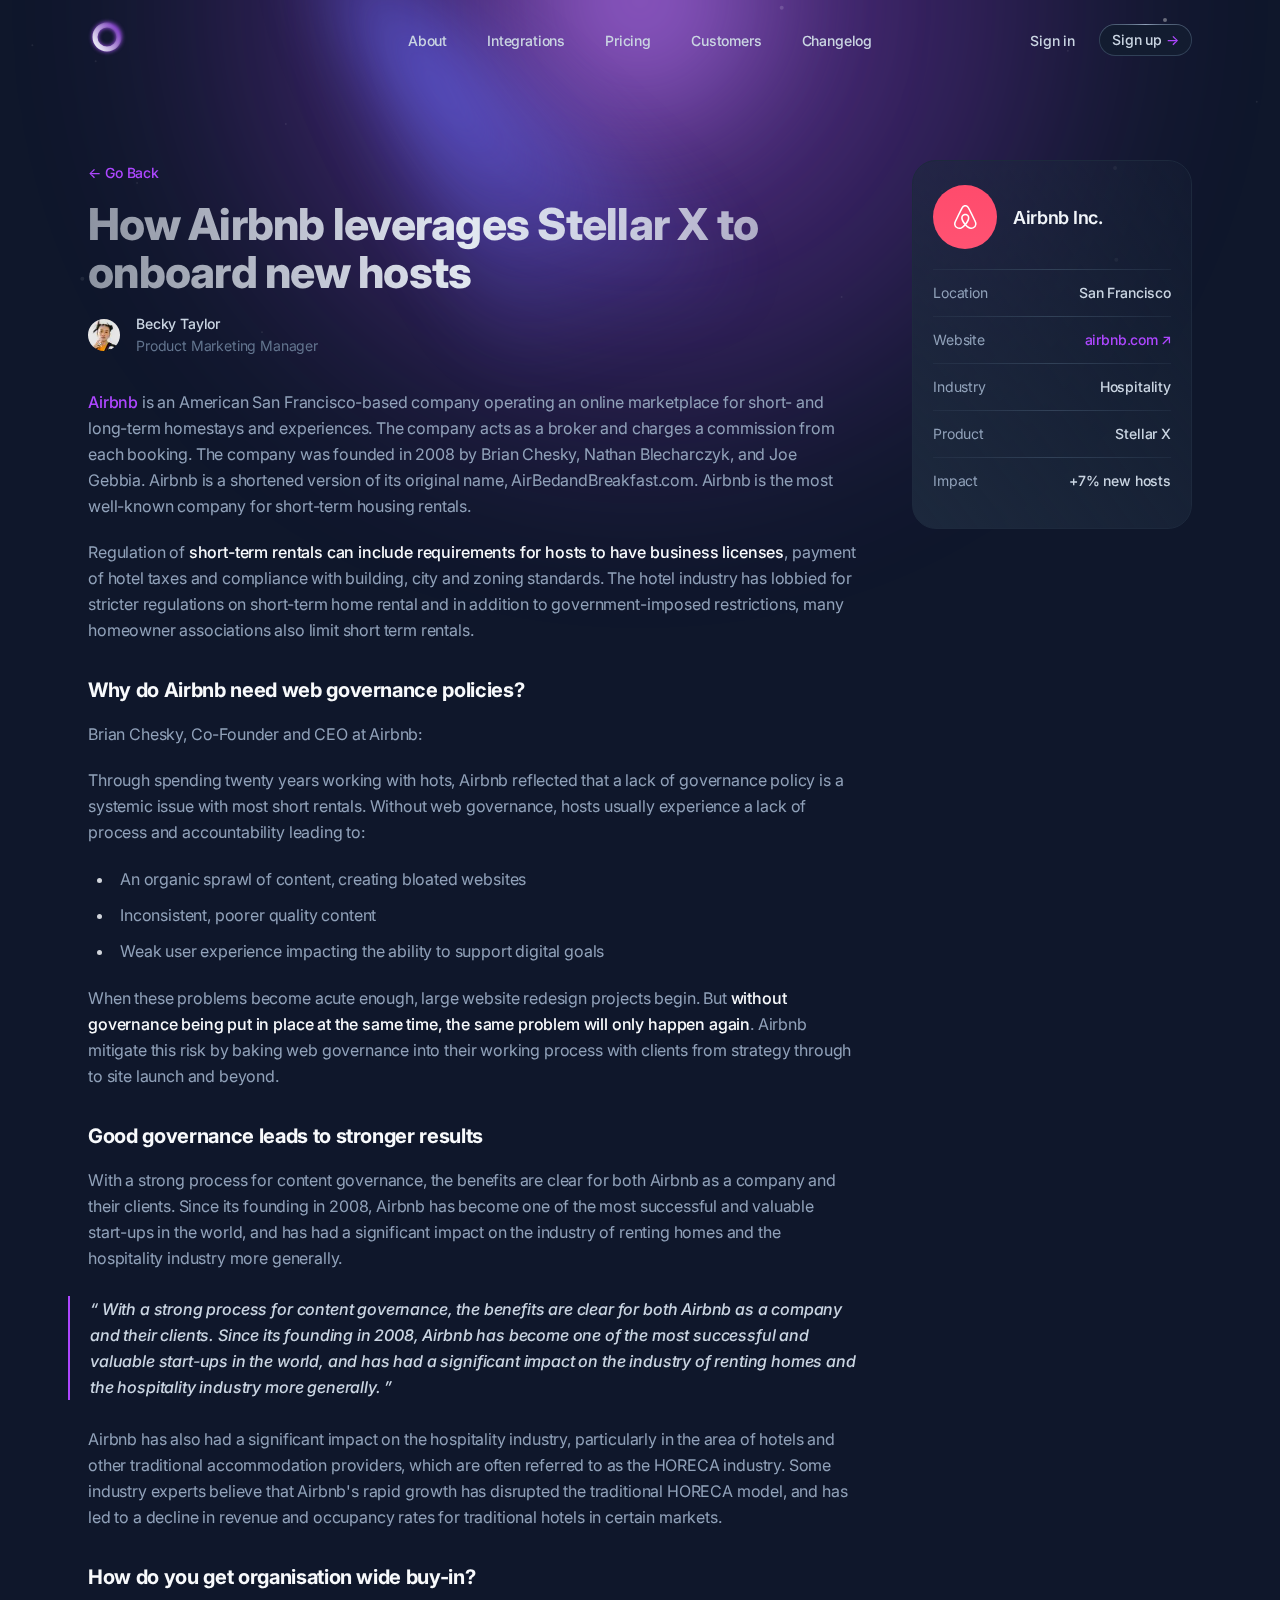
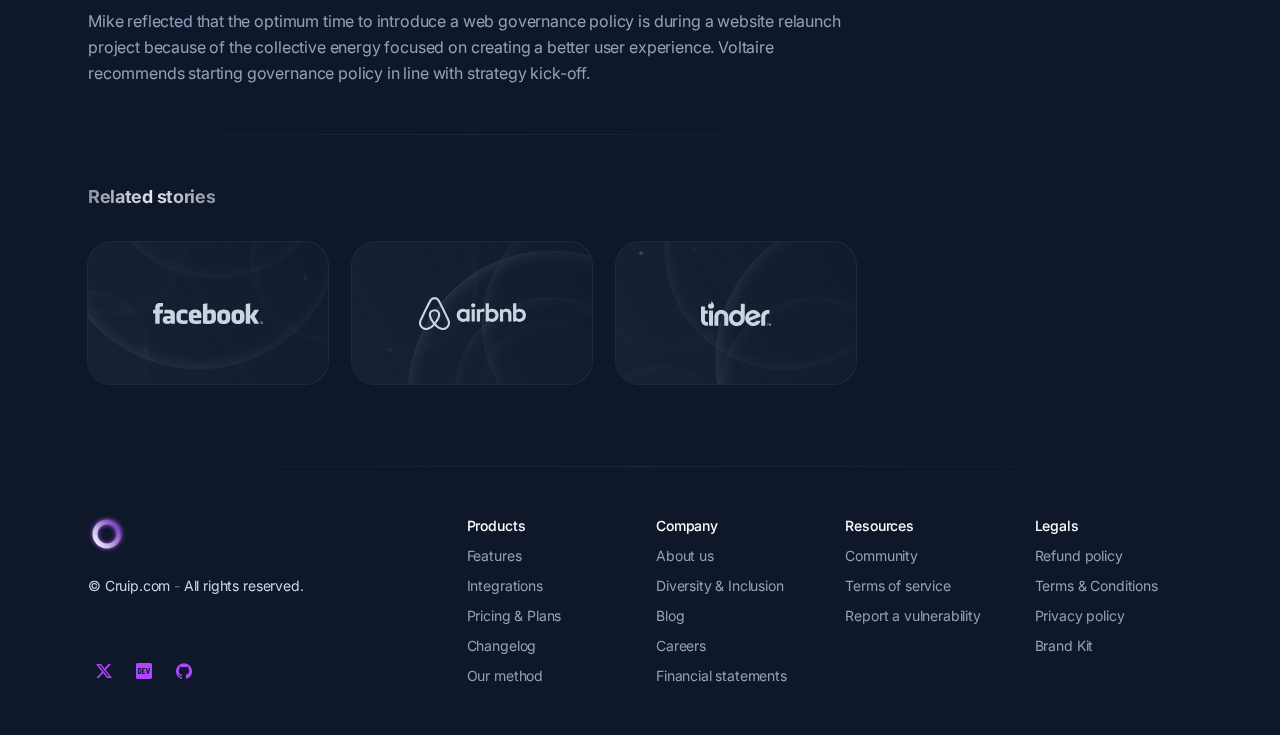
<file: customer.html>
<!DOCTYPE html>
<html lang="en" class="scroll-smooth">

<head>
    <meta charset="utf-8">
    <title>Stellar HTML Demo - Customer Post</title>
    <meta name="viewport" content="width=device-width,initial-scale=1">
    <link href="./css/vendors/aos.css" rel="stylesheet">
    <link rel="stylesheet" href="./css/vendors/swiper-bundle.min.css" />
    <link href="./style.css" rel="stylesheet">
</head>

<body class="font-inter antialiased bg-slate-900 text-slate-100 tracking-tight">

    <!-- Page wrapper -->
    <div class="flex flex-col min-h-screen overflow-hidden supports-[overflow:clip]:overflow-clip">

        <!-- Site header -->
        <header class="absolute w-full z-30">
            <div class="max-w-6xl mx-auto px-4 sm:px-6">
                <div class="flex items-center justify-between h-16 md:h-20">

                    <!-- Site branding -->
                    <div class="flex-1">
                        <!-- Logo -->
                        <a class="inline-flex" href="index.html" aria-label="Cruip">
                            <img class="max-w-none" src="./images/logo.svg" width="38" height="38" alt="Stellar">
                        </a>
                    </div>

                    <!-- Desktop navigation -->
                    <nav class="hidden md:flex md:grow">

                        <!-- Desktop menu links -->
                        <ul class="flex grow justify-center flex-wrap items-center">
                            <li>
                                <a class="font-medium text-sm text-slate-300 hover:text-white mx-4 lg:mx-5 transition duration-150 ease-in-out" href="about.html">About</a>
                            </li>
                            <li>
                                <a class="font-medium text-sm text-slate-300 hover:text-white mx-4 lg:mx-5 transition duration-150 ease-in-out" href="integrations.html">Integrations</a>
                            </li>
                            <li>
                                <a class="font-medium text-sm text-slate-300 hover:text-white mx-4 lg:mx-5 transition duration-150 ease-in-out" href="pricing.html">Pricing</a>
                            </li>
                            <li>
                                <a class="font-medium text-sm text-slate-300 hover:text-white mx-4 lg:mx-5 transition duration-150 ease-in-out" href="customers.html">Customers</a>
                            </li>
                            <li>
                                <a class="font-medium text-sm text-slate-300 hover:text-white mx-4 lg:mx-5 transition duration-150 ease-in-out" href="changelog.html">Changelog</a>
                            </li>
                        </ul>

                    </nav>

                    <!-- Desktop sign in links -->
                    <ul class="flex-1 flex justify-end items-center">
                        <li>
                            <a class="font-medium text-sm text-slate-300 hover:text-white whitespace-nowrap transition duration-150 ease-in-out" href="signin.html">Sign in</a>
                        </li>
                        <li class="ml-6">
                            <a class="btn-sm text-slate-300 hover:text-white transition duration-150 ease-in-out w-full group [background:linear-gradient(var(--color-slate-900),var(--color-slate-900))_padding-box,conic-gradient(var(--color-slate-400),var(--color-slate-700)_25%,var(--color-slate-700)_75%,var(--color-slate-400)_100%)_border-box] relative before:absolute before:inset-0 before:bg-slate-800/30 before:rounded-full before:pointer-events-none" href="signup.html">
                                <span class="relative inline-flex items-center">
                                    Sign up <span class="tracking-normal text-purple-500 group-hover:translate-x-0.5 transition-transform duration-150 ease-in-out ml-1">-&gt;</span>
                                </span>
                            </a>
                        </li>
                    </ul>

                    <!-- Mobile menu -->
                    <div class="md:hidden flex items-center ml-4" x-data="{ expanded: false }">

                        <!-- Hamburger button -->
                        <button class="group inline-flex w-8 h-8 text-slate-300 hover:text-white text-center items-center justify-center transition" aria-controls="mobile-nav" :aria-expanded="expanded" @click.stop="expanded = !expanded">
                            <span class="sr-only">Menu</span>
                            <svg class="w-4 h-4 fill-current pointer-events-none" viewBox="0 0 16 16" xmlns="http://www.w3.org/2000/svg">
                                <rect class="origin-center transition-all duration-300 ease-[cubic-bezier(.5,.85,.25,1.1)] -translate-y-[5px] group-aria-expanded:rotate-[315deg] group-aria-expanded:translate-y-0" y="7" width="16" height="2" rx="1"></rect>
                                <rect class="origin-center group-aria-expanded:rotate-45 transition-all duration-300 ease-[cubic-bezier(.5,.85,.25,1.8)]" y="7" width="16" height="2" rx="1"></rect>
                                <rect class="origin-center transition-all duration-300 ease-[cubic-bezier(.5,.85,.25,1.1)] translate-y-[5px] group-aria-expanded:rotate-[135deg] group-aria-expanded:translate-y-0" y="7" width="16" height="2" rx="1"></rect>
                            </svg>
                        </button>   

                        <!-- Mobile navigation -->
                        <nav id="mobile-nav" class="absolute top-full z-20 left-0 w-full px-4 sm:px-6 overflow-hidden transition-all duration-300 ease-in-out" x-ref="mobileNav" :style="expanded ? 'max-height: ' + $refs.mobileNav.scrollHeight + 'px; opacity: 1' : 'max-height: 0; opacity: .8'" @click.outside="expanded = false" @keydown.escape.window="expanded = false" x-cloak>
                            <ul class="border border-transparent [background:linear-gradient(var(--color-slate-900),var(--color-slate-900))_padding-box,conic-gradient(var(--color-slate-400),var(--color-slate-700)_25%,var(--color-slate-700)_75%,var(--color-slate-400)_100%)_border-box] rounded-lg px-4 py-1.5">
                                <li>
                                    <a class="flex font-medium text-sm text-slate-300 hover:text-white py-1.5" href="about.html">About</a>
                                </li>
                                <li>
                                    <a class="flex font-medium text-sm text-slate-300 hover:text-white py-1.5" href="integrations.html">Integrations</a>
                                </li>
                                <li>
                                    <a class="flex font-medium text-sm text-slate-300 hover:text-white py-1.5" href="pricing.html">Pricing</a>
                                </li>
                                <li>
                                    <a class="flex font-medium text-sm text-slate-300 hover:text-white py-1.5" href="customers.html">Customers</a>
                                </li>
                                <li>
                                    <a class="flex font-medium text-sm text-slate-300 hover:text-white py-1.5" href="changelog.html">Changelog</a>
                                </li>
                            </ul>
                        </nav>

                    </div>

                </div>
            </div>
        </header>

        <!-- Page content -->
        <main class="grow">

            <section class="relative">

                <!-- Radial gradient -->
                <div class="absolute flex items-center justify-center top-0 -translate-y-1/2 left-1/2 -translate-x-1/2 pointer-events-none -z-10 w-[800px] aspect-square" aria-hidden="true">
                    <div class="absolute inset-0 translate-z-0 bg-purple-500 rounded-full blur-[120px] opacity-30"></div>
                    <div class="absolute w-64 h-64 translate-z-0 bg-purple-400 rounded-full blur-[80px] opacity-70"></div>
                </div>

                <!-- Particles animation -->
                <div class="absolute inset-0 h-96 -z-10" aria-hidden="true">
                    <canvas data-particle-animation data-particle-quantity="15"></canvas>
                </div>

                <!-- Illustration -->
                <div class="md:block absolute left-1/2 -translate-x-1/2 -mt-16 blur-2xl opacity-90 pointer-events-none -z-10" aria-hidden="true">
                    <img src="./images/page-illustration.svg" class="max-w-none" width="1440" height="427" alt="Page Illustration">
                </div>

                <div class="max-w-6xl mx-auto px-4 sm:px-6">
                    <div class="pt-32 md:pt-40 border-b [border-image:linear-gradient(to_right,transparent,var(--color-slate-800),transparent)1]">

                        <div class="md:flex md:justify-between">

                            <!-- Page content -->
                            <div class="md:grow pb-12 md:pb-20">
                                <div class="max-w-3xl">

                                    <article class="pb-12 mb-12 border-b [border-image:linear-gradient(to_right,transparent,var(--color-slate-800),transparent)1]">

                                        <div class="mb-4">
                                            <a class="inline-flex text-sm font-medium text-purple-500 group" href="customers.html"><span class="tracking-normal group-hover:-translate-x-0.5 transition-transform duration-150 ease-in-out mr-1">&lt;-</span> Go Back</a>
                                        </div>

                                        <header>
                                            <h1 class="h2 inline-flex bg-clip-text text-transparent bg-linear-to-r from-slate-200/60 via-slate-200 to-slate-200/60 pb-4">How Airbnb leverages Stellar X to onboard new hosts</h1>
                                            <div class="text-sm flex items-center space-x-4 mb-8">
                                                <img class="rounded-full" src="./images/customer-avatar-03.jpg" width="32" height="32" alt="Customer Avatar 03" />
                                                <div>
                                                    <div class="text-slate-300 font-medium">Becky Taylor</div>
                                                    <div class="text-slate-500">Product Marketing Manager</div>
                                                </div>
                                            </div>
                                        </header>

                                        <!-- Post content -->
                                        <div class="prose max-w-none text-slate-400 prose-headings:text-slate-50 prose-h2:text-xl prose-h2:mt-8 prose-h2:mb-4 prose-p:leading-relaxed prose-a:text-purple-500 prose-a:no-underline hover:prose-a:underline prose-strong:text-slate-50 prose-strong:font-medium prose-blockquote:pl-5 prose-blockquote:xl:-ml-5 prose-blockquote:border-l-2 prose-blockquote:border-purple-500 prose-blockquote:font-medium prose-blockquote:text-slate-300 prose-blockquote:italic">
                                            <p>
                                                <a href="#0">Airbnb</a> is an American San Francisco-based company operating an online marketplace for short- and long-term homestays and experiences. The company acts as a broker and charges a commission from each booking. The company was founded in 2008 by Brian Chesky, Nathan Blecharczyk, and Joe Gebbia. Airbnb is a shortened version of its original name, AirBedandBreakfast.com. Airbnb is the most well-known company for short-term housing rentals.
                                            </p>
                                            <p>
                                                Regulation of <strong>short-term rentals can include requirements for hosts to have business licenses</strong>, payment of hotel taxes and compliance with building, city and zoning standards. The hotel industry has lobbied for stricter regulations on short-term home rental and in addition to government-imposed restrictions, many homeowner associations also limit short term rentals.
                                            </p>
                                            <h2>Why do Airbnb need web governance policies?</h2>
                                            <p>
                                                Brian Chesky, Co-Founder and CEO at Airbnb:
                                            </p>
                                            <p>
                                                Through spending twenty years working with hots, Airbnb reflected that a lack of governance policy is a systemic issue with most short rentals. Without web governance, hosts usually experience a lack of process and accountability leading to:
                                            </p>
                                            <ul>
                                                <li>
                                                    An organic sprawl of content, creating bloated websites
                                                </li>
                                                <li>
                                                    Inconsistent, poorer quality content
                                                </li>
                                                <li>
                                                    Weak user experience impacting the ability to support digital goals
                                                </li>
                                            </ul>
                                            <p>
                                                When these problems become acute enough, large website redesign projects begin. But <strong>without governance being put in place at the same time, the same problem will only happen again</strong>. Airbnb mitigate this risk by baking web governance into their working process with clients from strategy through to site launch and beyond.
                                            </p>
                                            <h2>Good governance leads to stronger results</h2>
                                            <p>
                                                With a strong process for content governance, the benefits are clear for both Airbnb as a company and their clients. Since its founding in 2008, Airbnb has become one of the most successful and valuable start-ups in the world, and has had a significant impact on the industry of renting homes and the hospitality industry more generally.
                                            </p>
                                            <blockquote>
                                                <p>
                                                    With a strong process for content governance, the benefits are clear for both Airbnb as a company and their clients. Since its founding in 2008, Airbnb has become one of the most successful and valuable start-ups in the world, and has had a significant impact on the industry of renting homes and the hospitality industry more generally.
                                                </p>
                                            </blockquote>
                                            <p>
                                                Airbnb has also had a significant impact on the hospitality industry, particularly in the area of hotels and other traditional accommodation providers, which are often referred to as the HORECA industry. Some industry experts believe that Airbnb's rapid growth has disrupted the traditional HORECA model, and has led to a decline in revenue and occupancy rates for traditional hotels in certain markets.
                                            </p>
                                            <h2>How do you get organisation wide buy-in?</h2>
                                            <p>
                                                Mike reflected that the optimum time to introduce a web governance policy is during a website relaunch project because of the collective energy focused on creating a better user experience.
                                                Voltaire recommends starting governance policy in line with strategy kick-off.
                                            </p>
                                        </div>
                                    </article>

                                    <aside>
                                        <h2 class="inline-flex font-bold text-lg bg-clip-text text-transparent bg-linear-to-r from-slate-200/60 via-slate-200 to-slate-200/60 pb-8">Related stories</h2>
                                        <div class="mx-auto sm:max-w-[728px] lg:max-w-none">
                                            <div class="grid gap-4 lg:gap-6 sm:grid-cols-3 lg:grid-cols-3 group" data-highlighter>
                                                <!-- Item #01 -->
                                                <div>
                                                    <a href="customer.html">
                                                        <div class="relative h-full bg-slate-800 rounded-3xl p-px -m-px before:absolute before:w-64 before:h-64 before:-left-32 before:-top-32 before:bg-indigo-500 before:rounded-full before:opacity-0 before:pointer-events-none before:transition-opacity before:duration-500 before:translate-x-[var(--mouse-x)] before:translate-y-[var(--mouse-y)] hover:before:opacity-30 before:z-30 before:blur-[64px] after:absolute after:inset-0 after:rounded-[inherit] after:opacity-0 after:transition-opacity after:duration-500 after:[background:radial-gradient(250px_circle_at_var(--mouse-x)_var(--mouse-y),var(--color-slate-400),transparent)] group-hover:after:opacity-100 after:z-10 overflow-hidden">
                                                            <div class="relative h-full bg-slate-900 rounded-[inherit] z-20 overflow-hidden">
                                                                <!-- Particles animation -->
                                                                <div class="absolute inset-0 -z-10" aria-hidden="true">
                                                                    <canvas data-particle-animation data-particle-quantity="3"></canvas>
                                                                </div>
                                                                <div class="flex items-center justify-center h-32 lg:h-36">
                                                                    <img class="w-full h-full aspect-video object-cover" src="./images/customer-bg-06.png" width="352" height="198" alt="Customer Background 06" aria-hidden="true" />
                                                                    <img class="absolute" src="./images/customer-06.svg" width="110" height="21" alt="Customer 06" />
                                                                </div>
                                                            </div>
                                                        </div>
                                                    </a>
                                                </div>
                                                <!-- Item #02 -->
                                                <div>
                                                    <a href="customer.html">
                                                        <div class="relative h-full bg-slate-800 rounded-3xl p-px -m-px before:absolute before:w-64 before:h-64 before:-left-32 before:-top-32 before:bg-indigo-500 before:rounded-full before:opacity-0 before:pointer-events-none before:transition-opacity before:duration-500 before:translate-x-[var(--mouse-x)] before:translate-y-[var(--mouse-y)] hover:before:opacity-30 before:z-30 before:blur-[64px] after:absolute after:inset-0 after:rounded-[inherit] after:opacity-0 after:transition-opacity after:duration-500 after:[background:radial-gradient(250px_circle_at_var(--mouse-x)_var(--mouse-y),var(--color-slate-400),transparent)] group-hover:after:opacity-100 after:z-10 overflow-hidden">
                                                            <div class="relative h-full bg-slate-900 rounded-[inherit] z-20 overflow-hidden">
                                                                <!-- Particles animation -->
                                                                <div class="absolute inset-0 -z-10" aria-hidden="true">
                                                                    <canvas data-particle-animation data-particle-quantity="3"></canvas>
                                                                </div>
                                                                <div class="flex items-center justify-center h-32 lg:h-36">
                                                                    <img class="w-full h-full aspect-video object-cover" src="./images/customer-bg-03.png" width="352" height="198" alt="Customer Background 03" aria-hidden="true" />
                                                                    <img class="absolute" src="./images/customer-03.svg" width="107" height="33" alt="Customer 03" />
                                                                </div>
                                                            </div>
                                                        </div>
                                                    </a>
                                                </div>
                                                <!-- Item #03 -->
                                                <div>
                                                    <a href="customer.html">
                                                        <div class="relative h-full bg-slate-800 rounded-3xl p-px -m-px before:absolute before:w-64 before:h-64 before:-left-32 before:-top-32 before:bg-indigo-500 before:rounded-full before:opacity-0 before:pointer-events-none before:transition-opacity before:duration-500 before:translate-x-[var(--mouse-x)] before:translate-y-[var(--mouse-y)] hover:before:opacity-30 before:z-30 before:blur-[64px] after:absolute after:inset-0 after:rounded-[inherit] after:opacity-0 after:transition-opacity after:duration-500 after:[background:radial-gradient(250px_circle_at_var(--mouse-x)_var(--mouse-y),var(--color-slate-400),transparent)] group-hover:after:opacity-100 after:z-10 overflow-hidden">
                                                            <div class="relative h-full bg-slate-900 rounded-[inherit] z-20 overflow-hidden">
                                                                <!-- Particles animation -->
                                                                <div class="absolute inset-0 -z-10" aria-hidden="true">
                                                                    <canvas data-particle-animation data-particle-quantity="3"></canvas>
                                                                </div>
                                                                <div class="flex items-center justify-center h-32 lg:h-36">
                                                                    <img class="w-full h-full aspect-video object-cover" src="./images/customer-bg-02.png" width="352" height="198" alt="Customer Background 02" aria-hidden="true" />
                                                                    <img class="absolute" src="./images/customer-02.svg" width="70" height="25" alt="Customer 02" />
                                                                </div>
                                                            </div>
                                                        </div>
                                                    </a>
                                                </div>
                                            </div>
                                        </div>
                                    </aside>

                                </div>
                            </div>

                            <!-- Sidebar -->
                            <aside class="md:w-64 lg:w-80 md:shrink-0 md:pt-[3.75rem] lg:pt-0 pb-12 md:pb-20">
                                <div class="sticky top-6 md:pl-6 lg:pl-10">

                                    <!-- Sidebar content -->
                                    <div class="space-y-6">

                                        <!-- Widget -->
                                        <div class="bg-linear-to-tr from-slate-800 to-slate-800/25 rounded-3xl border border-slate-800">
                                            <div class="px-5 py-6">
                                                <div class="mb-5">
                                                    <div class="flex items-center space-x-4">
                                                        <img src="./images/customer-badge.svg" width="64" height="64" alt="Customer badge" />
                                                        <div class="text-lg font-semibold text-slate-100">Airbnb Inc.</div>
                                                    </div>
                                                </div>
                                                <ul class="text-sm">
                                                    <li class="flex items-center justify-between space-x-2 py-3 border-t [border-image:linear-gradient(to_right,--theme(--color-slate-700/.3),--theme(--color-slate-700),--theme(--color-slate-700/.3))1]">
                                                        <span class="text-slate-400">Location</span>
                                                        <span class="text-slate-300 font-medium">San Francisco</span>
                                                    </li>
                                                    <li class="flex items-center justify-between space-x-2 py-3 border-t [border-image:linear-gradient(to_right,--theme(--color-slate-700/.3),--theme(--color-slate-700),--theme(--color-slate-700/.3))1]">
                                                        <span class="text-slate-400">Website</span>
                                                        <a class="text-purple-500 font-medium flex items-center space-x-1" href="#0">
                                                            <span>airbnb.com</span>
                                                            <svg class="fill-current" xmlns="http://www.w3.org/2000/svg" width="9" height="9">
                                                                <path d="m1.285 8.514-.909-.915 5.513-5.523H1.663l.01-1.258h6.389v6.394H6.794l.01-4.226z" />
                                                            </svg>
                                                        </a>
                                                    </li>
                                                    <li class="flex items-center justify-between space-x-2 py-3 border-t [border-image:linear-gradient(to_right,--theme(--color-slate-700/.3),--theme(--color-slate-700),--theme(--color-slate-700/.3))1]">
                                                        <span class="text-slate-400">Industry</span>
                                                        <span class="text-slate-300 font-medium">Hospitality</span>
                                                    </li>
                                                    <li class="flex items-center justify-between space-x-2 py-3 border-t [border-image:linear-gradient(to_right,--theme(--color-slate-700/.3),--theme(--color-slate-700),--theme(--color-slate-700/.3))1]">
                                                        <span class="text-slate-400">Product</span>
                                                        <span class="text-slate-300 font-medium">Stellar X</span>
                                                    </li>
                                                    <li class="flex items-center justify-between space-x-2 py-3 border-t [border-image:linear-gradient(to_right,--theme(--color-slate-700/.3),--theme(--color-slate-700),--theme(--color-slate-700/.3))1]">
                                                        <span class="text-slate-400">Impact</span>
                                                        <span class="text-slate-300 font-medium">+7% new hosts</span>
                                                    </li>
                                                </ul>
                                            </div>
                                        </div>

                                    </div>

                                </div>
                            </aside>

                        </div>

                    </div>
                </div>
            </section>

        </main>

        <!-- Site footer -->
        <footer>
            <div class="max-w-6xl mx-auto px-4 sm:px-6">

                <!-- Blocks -->
                <div class="grid sm:grid-cols-12 gap-8 py-8 md:py-12">

                    <!-- 1st block -->
                    <div class="sm:col-span-12 lg:col-span-4 order-1 lg:order-none">
                        <div class="h-full flex flex-col sm:flex-row lg:flex-col justify-between">
                            <div class="mb-4 sm:mb-0">
                                <div class="mb-4">
                                    <!-- Logo -->
                                    <a class="inline-flex" href="index.html" aria-label="Cruip">
                                        <img src="./images/logo.svg" width="38" height="38" alt="Stellar">
                                    </a>
                                </div>
                                <div class="text-sm text-slate-300">&copy; Cruip.com <span class="text-slate-500">-</span> All rights reserved.</div>
                            </div>
                            <!-- Social links -->
                            <ul class="flex">
                                <li>
                                    <a class="flex justify-center items-center text-purple-500 hover:text-purple-400 transition duration-150 ease-in-out" href="#0" aria-label="Twitter">
                                        <svg class="w-8 h-8 fill-current" viewBox="0 0 32 32" xmlns="http://www.w3.org/2000/svg">
                                            <path d="m13.063 9 3.495 4.475L20.601 9h2.454l-5.359 5.931L24 23h-4.938l-3.866-4.893L10.771 23H8.316l5.735-6.342L8 9h5.063Zm-.74 1.347h-1.457l8.875 11.232h1.36l-8.778-11.232Z" />
                                        </svg>
                                    </a>
                                </li>
                                <li class="ml-2">
                                    <a class="flex justify-center items-center text-purple-500 hover:text-purple-400 transition duration-150 ease-in-out" href="#0" aria-label="Dev.to">
                                        <svg xmlns="http://www.w3.org/2000/svg" width="32" height="32">
                                            <path class="w-8 h-8 fill-current" d="M12.29 14.3a.69.69 0 0 0-.416-.155h-.623v3.727h.623a.689.689 0 0 0 .416-.156.543.543 0 0 0 .21-.466v-2.488a.547.547 0 0 0-.21-.462ZM22.432 8H9.568C8.704 8 8.002 8.7 8 9.564v12.872A1.568 1.568 0 0 0 9.568 24h12.864c.864 0 1.566-.7 1.568-1.564V9.564A1.568 1.568 0 0 0 22.432 8Zm-8.925 9.257a1.631 1.631 0 0 1-1.727 1.687h-1.657v-5.909h1.692a1.631 1.631 0 0 1 1.692 1.689v2.533ZM17.1 14.09h-1.9v1.372h1.163v1.057H15.2v1.371h1.9v1.056h-2.217a.72.72 0 0 1-.74-.7v-4.471a.721.721 0 0 1 .7-.739H17.1v1.054Zm3.7 4.118c-.471 1.1-1.316.88-1.694 0l-1.372-5.172H18.9l1.058 4.064 1.056-4.062h1.164l-1.378 5.17Z" />
                                        </svg>
                                    </a>
                                </li>
                                <li class="ml-2">
                                    <a class="flex justify-center items-center text-purple-500 hover:text-purple-400 transition duration-150 ease-in-out" href="#0" aria-label="Github">
                                        <svg class="w-8 h-8 fill-current" viewBox="0 0 32 32" xmlns="http://www.w3.org/2000/svg">
                                            <path d="M16 8.2c-4.4 0-8 3.6-8 8 0 3.5 2.3 6.5 5.5 7.6.4.1.5-.2.5-.4V22c-2.2.5-2.7-1-2.7-1-.4-.9-.9-1.2-.9-1.2-.7-.5.1-.5.1-.5.8.1 1.2.8 1.2.8.7 1.3 1.9.9 2.3.7.1-.5.3-.9.5-1.1-1.8-.2-3.6-.9-3.6-4 0-.9.3-1.6.8-2.1-.1-.2-.4-1 .1-2.1 0 0 .7-.2 2.2.8.6-.2 1.3-.3 2-.3s1.4.1 2 .3c1.5-1 2.2-.8 2.2-.8.4 1.1.2 1.9.1 2.1.5.6.8 1.3.8 2.1 0 3.1-1.9 3.7-3.7 3.9.3.4.6.9.6 1.6v2.2c0 .2.1.5.6.4 3.2-1.1 5.5-4.1 5.5-7.6-.1-4.4-3.7-8-8.1-8z" />
                                        </svg>
                                    </a>
                                </li>
                            </ul>
                        </div>
                    </div>

                    <!-- 2nd block -->
                    <div class="sm:col-span-6 md:col-span-3 lg:col-span-2">
                        <h6 class="text-sm text-slate-50 font-medium mb-2">Products</h6>
                        <ul class="text-sm space-y-2">
                            <li>
                                <a class="text-slate-400 hover:text-slate-200 transition duration-150 ease-in-out" href="#0">Features</a>
                            </li>
                            <li>
                                <a class="text-slate-400 hover:text-slate-200 transition duration-150 ease-in-out" href="#0">Integrations</a>
                            </li>
                            <li>
                                <a class="text-slate-400 hover:text-slate-200 transition duration-150 ease-in-out" href="#0">Pricing & Plans</a>
                            </li>
                            <li>
                                <a class="text-slate-400 hover:text-slate-200 transition duration-150 ease-in-out" href="#0">Changelog</a>
                            </li>
                            <li>
                                <a class="text-slate-400 hover:text-slate-200 transition duration-150 ease-in-out" href="#0">Our method</a>
                            </li>
                        </ul>
                    </div>

                    <!-- 3rd block -->
                    <div class="sm:col-span-6 md:col-span-3 lg:col-span-2">
                        <h6 class="text-sm text-slate-50 font-medium mb-2">Company</h6>
                        <ul class="text-sm space-y-2">
                            <li>
                                <a class="text-slate-400 hover:text-slate-200 transition duration-150 ease-in-out" href="#0">About us</a>
                            </li>
                            <li>
                                <a class="text-slate-400 hover:text-slate-200 transition duration-150 ease-in-out" href="#0">Diversity & Inclusion</a>
                            </li>
                            <li>
                                <a class="text-slate-400 hover:text-slate-200 transition duration-150 ease-in-out" href="#0">Blog</a>
                            </li>
                            <li>
                                <a class="text-slate-400 hover:text-slate-200 transition duration-150 ease-in-out" href="#0">Careers</a>
                            </li>
                            <li>
                                <a class="text-slate-400 hover:text-slate-200 transition duration-150 ease-in-out" href="#0">Financial statements</a>
                            </li>
                        </ul>
                    </div>

                    <!-- 4th block -->
                    <div class="sm:col-span-6 md:col-span-3 lg:col-span-2">
                        <h6 class="text-sm text-slate-50 font-medium mb-2">Resources</h6>
                        <ul class="text-sm space-y-2">
                            <li>
                                <a class="text-slate-400 hover:text-slate-200 transition duration-150 ease-in-out" href="#0">Community</a>
                            </li>
                            <li>
                                <a class="text-slate-400 hover:text-slate-200 transition duration-150 ease-in-out" href="#0">Terms of service</a>
                            </li>
                            <li>
                                <a class="text-slate-400 hover:text-slate-200 transition duration-150 ease-in-out" href="#0">Report a vulnerability</a>
                            </li>
                        </ul>
                    </div>

                    <!-- 5th block -->
                    <div class="sm:col-span-6 md:col-span-3 lg:col-span-2">
                        <h6 class="text-sm text-slate-50 font-medium mb-2">Legals</h6>
                        <ul class="text-sm space-y-2">
                            <li>
                                <a class="text-slate-400 hover:text-slate-200 transition duration-150 ease-in-out" href="#0">Refund policy</a>
                            </li>
                            <li>
                                <a class="text-slate-400 hover:text-slate-200 transition duration-150 ease-in-out" href="#0">Terms & Conditions</a>
                            </li>
                            <li>
                                <a class="text-slate-400 hover:text-slate-200 transition duration-150 ease-in-out" href="#0">Privacy policy</a>
                            </li>
                            <li>
                                <a class="text-slate-400 hover:text-slate-200 transition duration-150 ease-in-out" href="#0">Brand Kit</a>
                            </li>
                        </ul>
                    </div>

                </div>

            </div>
        </footer>

    </div>

    <script src="./js/vendors/alpinejs.min.js" defer></script>
    <script src="./js/vendors/aos.js"></script>
    <script src="./js/vendors/swiper-bundle.min.js"></script>
    <script src="./js/main.js"></script>

</body>

</html>
</file>
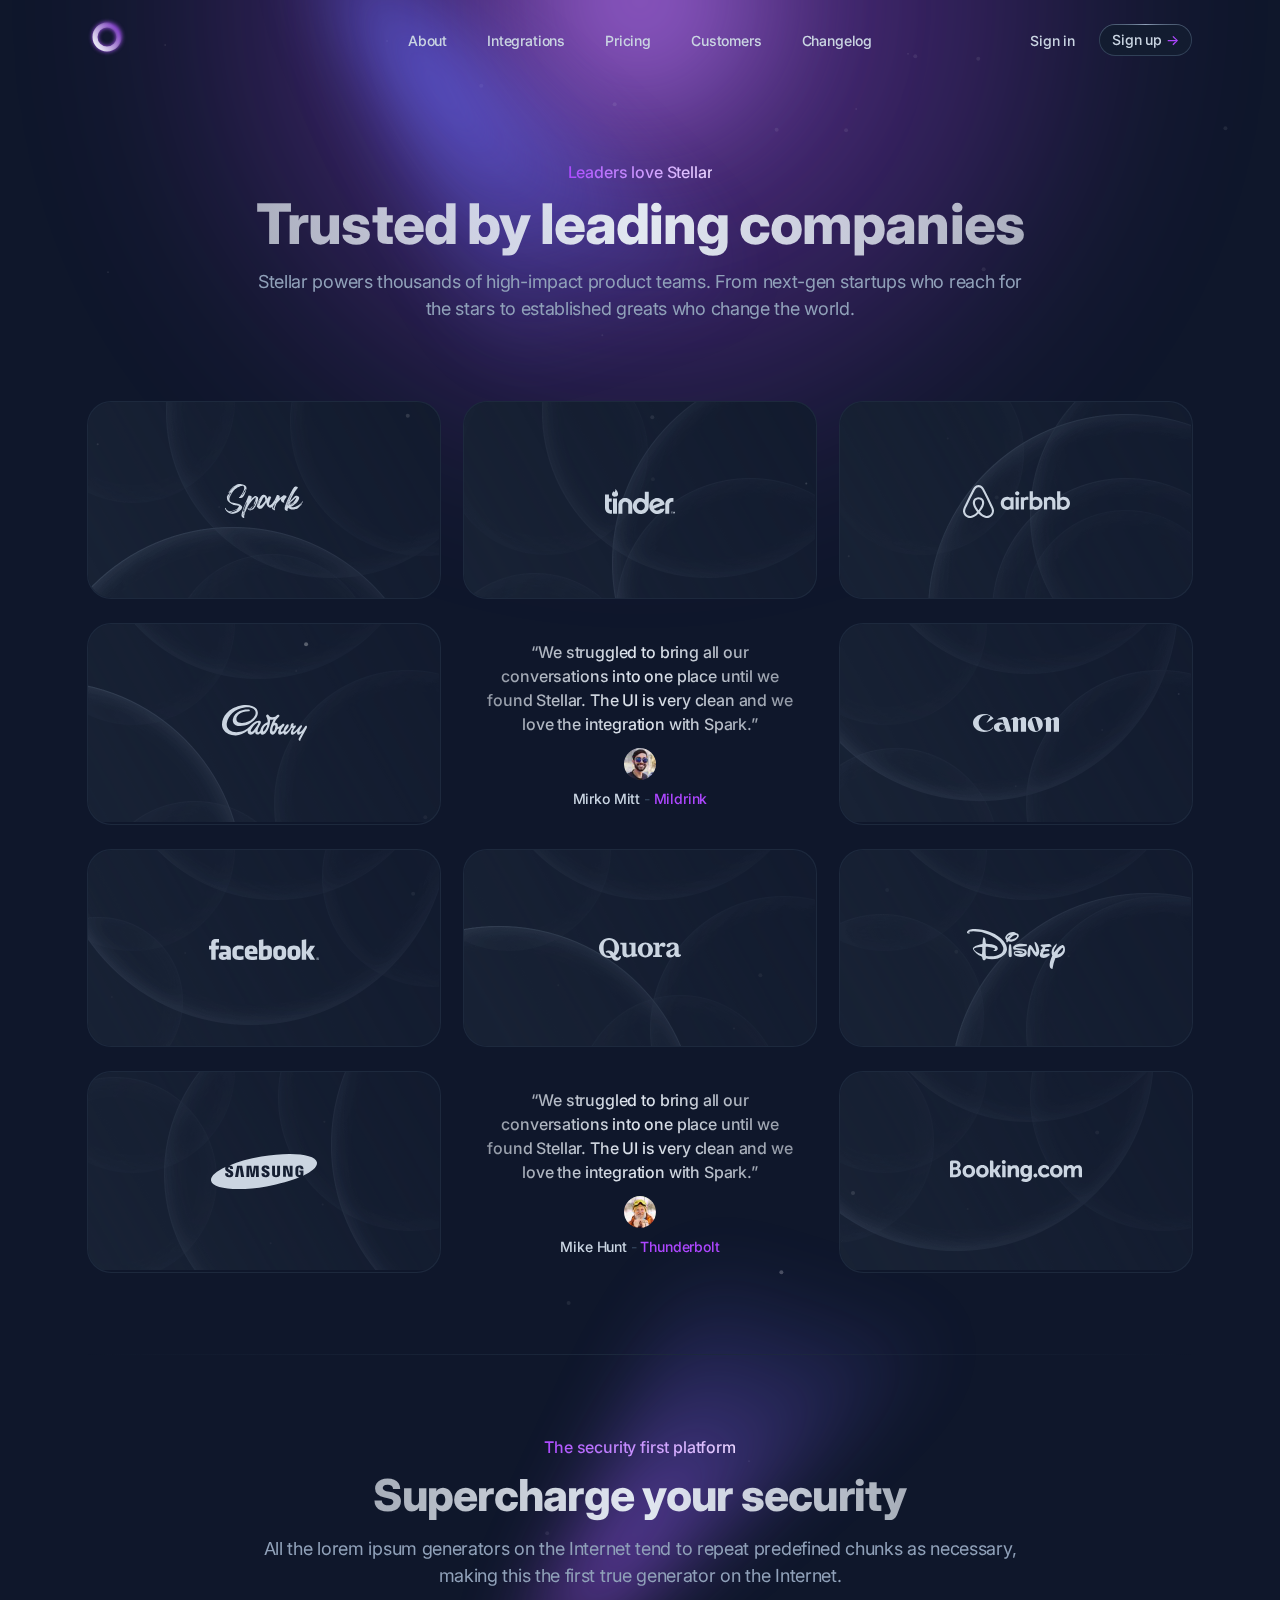
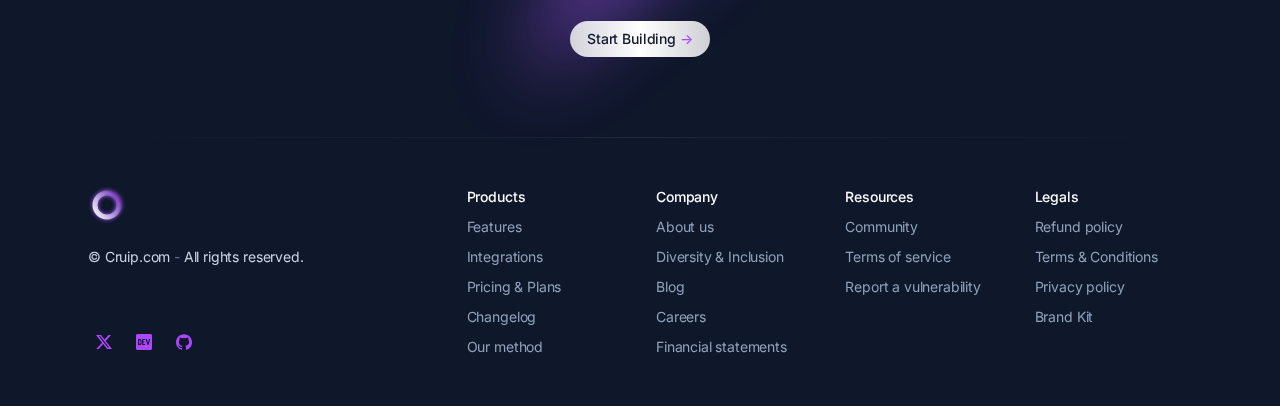
<file: customers.html>
<!DOCTYPE html>
<html lang="en" class="scroll-smooth">

<head>
    <meta charset="utf-8">
    <title>Stellar HTML Demo - Customers</title>
    <meta name="viewport" content="width=device-width,initial-scale=1">
    <link href="./css/vendors/aos.css" rel="stylesheet">
    <link rel="stylesheet" href="./css/vendors/swiper-bundle.min.css" />
    <link href="./style.css" rel="stylesheet">
</head>

<body class="font-inter antialiased bg-slate-900 text-slate-100 tracking-tight">

    <!-- Page wrapper -->
    <div class="flex flex-col min-h-screen overflow-hidden supports-[overflow:clip]:overflow-clip">

        <!-- Site header -->
        <header class="absolute w-full z-30">
            <div class="max-w-6xl mx-auto px-4 sm:px-6">
                <div class="flex items-center justify-between h-16 md:h-20">

                    <!-- Site branding -->
                    <div class="flex-1">
                        <!-- Logo -->
                        <a class="inline-flex" href="index.html" aria-label="Cruip">
                            <img class="max-w-none" src="./images/logo.svg" width="38" height="38" alt="Stellar">
                        </a>
                    </div>

                    <!-- Desktop navigation -->
                    <nav class="hidden md:flex md:grow">

                        <!-- Desktop menu links -->
                        <ul class="flex grow justify-center flex-wrap items-center">
                            <li>
                                <a class="font-medium text-sm text-slate-300 hover:text-white mx-4 lg:mx-5 transition duration-150 ease-in-out" href="about.html">About</a>
                            </li>
                            <li>
                                <a class="font-medium text-sm text-slate-300 hover:text-white mx-4 lg:mx-5 transition duration-150 ease-in-out" href="integrations.html">Integrations</a>
                            </li>
                            <li>
                                <a class="font-medium text-sm text-slate-300 hover:text-white mx-4 lg:mx-5 transition duration-150 ease-in-out" href="pricing.html">Pricing</a>
                            </li>
                            <li>
                                <a class="font-medium text-sm text-slate-300 hover:text-white mx-4 lg:mx-5 transition duration-150 ease-in-out" href="customers.html">Customers</a>
                            </li>
                            <li>
                                <a class="font-medium text-sm text-slate-300 hover:text-white mx-4 lg:mx-5 transition duration-150 ease-in-out" href="changelog.html">Changelog</a>
                            </li>
                        </ul>

                    </nav>

                    <!-- Desktop sign in links -->
                    <ul class="flex-1 flex justify-end items-center">
                        <li>
                            <a class="font-medium text-sm text-slate-300 hover:text-white whitespace-nowrap transition duration-150 ease-in-out" href="signin.html">Sign in</a>
                        </li>
                        <li class="ml-6">
                            <a class="btn-sm text-slate-300 hover:text-white transition duration-150 ease-in-out w-full group [background:linear-gradient(var(--color-slate-900),var(--color-slate-900))_padding-box,conic-gradient(var(--color-slate-400),var(--color-slate-700)_25%,var(--color-slate-700)_75%,var(--color-slate-400)_100%)_border-box] relative before:absolute before:inset-0 before:bg-slate-800/30 before:rounded-full before:pointer-events-none" href="signup.html">
                                <span class="relative inline-flex items-center">
                                    Sign up <span class="tracking-normal text-purple-500 group-hover:translate-x-0.5 transition-transform duration-150 ease-in-out ml-1">-&gt;</span>
                                </span>
                            </a>
                        </li>
                    </ul>

                    <!-- Mobile menu -->
                    <div class="md:hidden flex items-center ml-4" x-data="{ expanded: false }">
                    
                        <!-- Hamburger button -->
                        <button class="group inline-flex w-8 h-8 text-slate-300 hover:text-white text-center items-center justify-center transition" aria-controls="mobile-nav" :aria-expanded="expanded" @click.stop="expanded = !expanded">
                            <span class="sr-only">Menu</span>
                            <svg class="w-4 h-4 fill-current pointer-events-none" viewBox="0 0 16 16" xmlns="http://www.w3.org/2000/svg">
                                <rect class="origin-center transition-all duration-300 ease-[cubic-bezier(.5,.85,.25,1.1)] -translate-y-[5px] group-aria-expanded:rotate-[315deg] group-aria-expanded:translate-y-0" y="7" width="16" height="2" rx="1"></rect>
                                <rect class="origin-center group-aria-expanded:rotate-45 transition-all duration-300 ease-[cubic-bezier(.5,.85,.25,1.8)]" y="7" width="16" height="2" rx="1"></rect>
                                <rect class="origin-center transition-all duration-300 ease-[cubic-bezier(.5,.85,.25,1.1)] translate-y-[5px] group-aria-expanded:rotate-[135deg] group-aria-expanded:translate-y-0" y="7" width="16" height="2" rx="1"></rect>
                            </svg>
                        </button>   
                    
                        <!-- Mobile navigation -->
                        <nav id="mobile-nav" class="absolute top-full z-20 left-0 w-full px-4 sm:px-6 overflow-hidden transition-all duration-300 ease-in-out" x-ref="mobileNav" :style="expanded ? 'max-height: ' + $refs.mobileNav.scrollHeight + 'px; opacity: 1' : 'max-height: 0; opacity: .8'" @click.outside="expanded = false" @keydown.escape.window="expanded = false" x-cloak>
                            <ul class="border border-transparent [background:linear-gradient(var(--color-slate-900),var(--color-slate-900))_padding-box,conic-gradient(var(--color-slate-400),var(--color-slate-700)_25%,var(--color-slate-700)_75%,var(--color-slate-400)_100%)_border-box] rounded-lg px-4 py-1.5">
                                <li>
                                    <a class="flex font-medium text-sm text-slate-300 hover:text-white py-1.5" href="about.html">About</a>
                                </li>
                                <li>
                                    <a class="flex font-medium text-sm text-slate-300 hover:text-white py-1.5" href="integrations.html">Integrations</a>
                                </li>
                                <li>
                                    <a class="flex font-medium text-sm text-slate-300 hover:text-white py-1.5" href="pricing.html">Pricing</a>
                                </li>
                                <li>
                                    <a class="flex font-medium text-sm text-slate-300 hover:text-white py-1.5" href="customers.html">Customers</a>
                                </li>
                                <li>
                                    <a class="flex font-medium text-sm text-slate-300 hover:text-white py-1.5" href="changelog.html">Changelog</a>
                                </li>
                            </ul>
                        </nav>
                    
                    </div>

                </div>
            </div>
        </header>

        <!-- Page content -->
        <main class="grow">

            <!-- Content -->
            <section class="relative">

                <!-- Radial gradient -->
                <div class="absolute flex items-center justify-center top-0 -translate-y-1/2 left-1/2 -translate-x-1/2 pointer-events-none -z-10 w-[800px] aspect-square" aria-hidden="true">
                    <div class="absolute inset-0 translate-z-0 bg-purple-500 rounded-full blur-[120px] opacity-30"></div>
                    <div class="absolute w-64 h-64 translate-z-0 bg-purple-400 rounded-full blur-[80px] opacity-70"></div>
                </div>

                <!-- Particles animation -->
                <div class="absolute inset-0 h-96 -z-10" aria-hidden="true">
                    <canvas data-particle-animation data-particle-quantity="15"></canvas>
                </div>

                <!-- Illustration -->
                <div class="md:block absolute left-1/2 -translate-x-1/2 -mt-16 blur-2xl opacity-90 pointer-events-none -z-10" aria-hidden="true">
                    <img src="./images/page-illustration.svg" class="max-w-none" width="1440" height="427" alt="Page Illustration">
                </div>

                <div class="max-w-6xl mx-auto px-4 sm:px-6">
                    <div class="pt-32 md:pt-40">

                        <!-- Section header -->
                        <div class="text-center pb-12 md:pb-20">
                            <div class="inline-flex font-medium bg-clip-text text-transparent bg-linear-to-r from-purple-500 to-purple-200 pb-3">Leaders love Stellar</div>
                            <h1 class="h1 bg-clip-text text-transparent bg-linear-to-r from-slate-200/60 via-slate-200 to-slate-200/60 pb-4">Trusted by leading companies</h1>
                            <div class="max-w-3xl mx-auto">
                                <p class="text-lg text-slate-400">Stellar powers thousands of high-impact product teams. From next-gen startups who reach for the stars to established greats who change the world.</p>
                            </div>
                        </div>

                        <!-- Customers grid -->
                        <div class="max-w-[352px] mx-auto sm:max-w-[728px] lg:max-w-none pb-12 md:pb-20">
                            <div class="grid gap-6 sm:grid-cols-2 lg:grid-cols-3 group [&_*:nth-child(n+5):not(:nth-child(n+12))]:order-1 [&_*:nth-child(n+10):not(:nth-child(n+11))]:order-2!" data-highlighter>
                                <!-- Item #01 -->
                                <div>
                                    <a href="customer.html">
                                        <div class="relative h-full bg-slate-800 rounded-3xl p-px -m-px before:absolute before:w-64 before:h-64 before:-left-32 before:-top-32 before:bg-indigo-500 before:rounded-full before:opacity-0 before:pointer-events-none before:transition-opacity before:duration-500 before:translate-x-[var(--mouse-x)] before:translate-y-[var(--mouse-y)] hover:before:opacity-30 before:z-30 before:blur-[64px] after:absolute after:inset-0 after:rounded-[inherit] after:opacity-0 after:transition-opacity after:duration-500 after:[background:radial-gradient(250px_circle_at_var(--mouse-x)_var(--mouse-y),var(--color-slate-400),transparent)] group-hover:after:opacity-100 after:z-10 overflow-hidden">
                                            <div class="relative h-full bg-slate-900 rounded-[inherit] z-20 overflow-hidden">
                                                <!-- Particles animation -->
                                                <div class="absolute inset-0 -z-10" aria-hidden="true">
                                                    <canvas data-particle-animation data-particle-quantity="3"></canvas>
                                                </div>
                                                <div class="flex items-center justify-center">
                                                    <img class="w-full h-full aspect-video object-cover" src="./images/customer-bg-01.png" width="352" height="198" alt="Customer Background 01" aria-hidden="true" />
                                                    <img class="absolute" src="./images/customer-01.svg" width="78" height="34" alt="Customer 01" />
                                                </div>
                                            </div>
                                        </div>
                                    </a>
                                </div>
                                <!-- Item #02 -->
                                <div>
                                    <a href="customer.html">
                                        <div class="relative h-full bg-slate-800 rounded-3xl p-px -m-px before:absolute before:w-64 before:h-64 before:-left-32 before:-top-32 before:bg-indigo-500 before:rounded-full before:opacity-0 before:pointer-events-none before:transition-opacity before:duration-500 before:translate-x-[var(--mouse-x)] before:translate-y-[var(--mouse-y)] hover:before:opacity-30 before:z-30 before:blur-[64px] after:absolute after:inset-0 after:rounded-[inherit] after:opacity-0 after:transition-opacity after:duration-500 after:[background:radial-gradient(250px_circle_at_var(--mouse-x)_var(--mouse-y),var(--color-slate-400),transparent)] group-hover:after:opacity-100 after:z-10 overflow-hidden">
                                            <div class="relative h-full bg-slate-900 rounded-[inherit] z-20 overflow-hidden">
                                                <!-- Particles animation -->
                                                <div class="absolute inset-0 -z-10" aria-hidden="true">
                                                    <canvas data-particle-animation data-particle-quantity="3"></canvas>
                                                </div>
                                                <div class="flex items-center justify-center">
                                                    <img class="w-full h-full aspect-video object-cover" src="./images/customer-bg-02.png" width="352" height="198" alt="Customer Background 02" aria-hidden="true" />
                                                    <img class="absolute" src="./images/customer-02.svg" width="70" height="25" alt="Customer 02" />
                                                </div>
                                            </div>
                                        </div>
                                    </a>
                                </div>
                                <!-- Item #03 -->
                                <div>
                                    <a href="customer.html">
                                        <div class="relative h-full bg-slate-800 rounded-3xl p-px -m-px before:absolute before:w-64 before:h-64 before:-left-32 before:-top-32 before:bg-indigo-500 before:rounded-full before:opacity-0 before:pointer-events-none before:transition-opacity before:duration-500 before:translate-x-[var(--mouse-x)] before:translate-y-[var(--mouse-y)] hover:before:opacity-30 before:z-30 before:blur-[64px] after:absolute after:inset-0 after:rounded-[inherit] after:opacity-0 after:transition-opacity after:duration-500 after:[background:radial-gradient(250px_circle_at_var(--mouse-x)_var(--mouse-y),var(--color-slate-400),transparent)] group-hover:after:opacity-100 after:z-10 overflow-hidden">
                                            <div class="relative h-full bg-slate-900 rounded-[inherit] z-20 overflow-hidden">
                                                <!-- Particles animation -->
                                                <div class="absolute inset-0 -z-10" aria-hidden="true">
                                                    <canvas data-particle-animation data-particle-quantity="3"></canvas>
                                                </div>
                                                <div class="flex items-center justify-center">
                                                    <img class="w-full h-full aspect-video object-cover" src="./images/customer-bg-03.png" width="352" height="198" alt="Customer Background 03" aria-hidden="true" />
                                                    <img class="absolute" src="./images/customer-03.svg" width="107" height="33" alt="Customer 03" />
                                                </div>
                                            </div>
                                        </div>
                                    </a>
                                </div>
                                <!-- Item #04 -->
                                <div>
                                    <a href="customer.html">
                                        <div class="relative h-full bg-slate-800 rounded-3xl p-px -m-px before:absolute before:w-64 before:h-64 before:-left-32 before:-top-32 before:bg-indigo-500 before:rounded-full before:opacity-0 before:pointer-events-none before:transition-opacity before:duration-500 before:translate-x-[var(--mouse-x)] before:translate-y-[var(--mouse-y)] hover:before:opacity-30 before:z-30 before:blur-[64px] after:absolute after:inset-0 after:rounded-[inherit] after:opacity-0 after:transition-opacity after:duration-500 after:[background:radial-gradient(250px_circle_at_var(--mouse-x)_var(--mouse-y),var(--color-slate-400),transparent)] group-hover:after:opacity-100 after:z-10 overflow-hidden">
                                            <div class="relative h-full bg-slate-900 rounded-[inherit] z-20 overflow-hidden">
                                                <!-- Particles animation -->
                                                <div class="absolute inset-0 -z-10" aria-hidden="true">
                                                    <canvas data-particle-animation data-particle-quantity="3"></canvas>
                                                </div>
                                                <div class="flex items-center justify-center">
                                                    <img class="w-full h-full aspect-video object-cover" src="./images/customer-bg-04.png" width="352" height="198" alt="Customer Background 04" aria-hidden="true" />
                                                    <img class="absolute" src="./images/customer-04.svg" width="85" height="36" alt="Customer 04" />
                                                </div>
                                            </div>
                                        </div>
                                    </a>
                                </div>
                                <!-- Item #05 -->
                                <div>
                                    <a href="customer.html">
                                        <div class="relative h-full bg-slate-800 rounded-3xl p-px -m-px before:absolute before:w-64 before:h-64 before:-left-32 before:-top-32 before:bg-indigo-500 before:rounded-full before:opacity-0 before:pointer-events-none before:transition-opacity before:duration-500 before:translate-x-[var(--mouse-x)] before:translate-y-[var(--mouse-y)] hover:before:opacity-30 before:z-30 before:blur-[64px] after:absolute after:inset-0 after:rounded-[inherit] after:opacity-0 after:transition-opacity after:duration-500 after:[background:radial-gradient(250px_circle_at_var(--mouse-x)_var(--mouse-y),var(--color-slate-400),transparent)] group-hover:after:opacity-100 after:z-10 overflow-hidden">
                                            <div class="relative h-full bg-slate-900 rounded-[inherit] z-20 overflow-hidden">
                                                <!-- Particles animation -->
                                                <div class="absolute inset-0 -z-10" aria-hidden="true">
                                                    <canvas data-particle-animation data-particle-quantity="3"></canvas>
                                                </div>
                                                <div class="flex items-center justify-center">
                                                    <img class="w-full h-full aspect-video object-cover" src="./images/customer-bg-05.png" width="352" height="198" alt="Customer Background 05" aria-hidden="true" />
                                                    <img class="absolute" src="./images/customer-05.svg" width="86" height="18" alt="Customer 05" />
                                                </div>
                                            </div>
                                        </div>
                                    </a>
                                </div>
                                <!-- Item #06 -->
                                <div>
                                    <a href="customer.html">
                                        <div class="relative h-full bg-slate-800 rounded-3xl p-px -m-px before:absolute before:w-64 before:h-64 before:-left-32 before:-top-32 before:bg-indigo-500 before:rounded-full before:opacity-0 before:pointer-events-none before:transition-opacity before:duration-500 before:translate-x-[var(--mouse-x)] before:translate-y-[var(--mouse-y)] hover:before:opacity-30 before:z-30 before:blur-[64px] after:absolute after:inset-0 after:rounded-[inherit] after:opacity-0 after:transition-opacity after:duration-500 after:[background:radial-gradient(250px_circle_at_var(--mouse-x)_var(--mouse-y),var(--color-slate-400),transparent)] group-hover:after:opacity-100 after:z-10 overflow-hidden">
                                            <div class="relative h-full bg-slate-900 rounded-[inherit] z-20 overflow-hidden">
                                                <!-- Particles animation -->
                                                <div class="absolute inset-0 -z-10" aria-hidden="true">
                                                    <canvas data-particle-animation data-particle-quantity="3"></canvas>
                                                </div>
                                                <div class="flex items-center justify-center">
                                                    <img class="w-full h-full aspect-video object-cover" src="./images/customer-bg-06.png" width="352" height="198" alt="Customer Background 06" aria-hidden="true" />
                                                    <img class="absolute" src="./images/customer-06.svg" width="110" height="21" alt="Customer 06" />
                                                </div>
                                            </div>
                                        </div>
                                    </a>
                                </div>
                                <!-- Item #07 -->
                                <div>
                                    <a href="customer.html">
                                        <div class="relative h-full bg-slate-800 rounded-3xl p-px -m-px before:absolute before:w-64 before:h-64 before:-left-32 before:-top-32 before:bg-indigo-500 before:rounded-full before:opacity-0 before:pointer-events-none before:transition-opacity before:duration-500 before:translate-x-[var(--mouse-x)] before:translate-y-[var(--mouse-y)] hover:before:opacity-30 before:z-30 before:blur-[64px] after:absolute after:inset-0 after:rounded-[inherit] after:opacity-0 after:transition-opacity after:duration-500 after:[background:radial-gradient(250px_circle_at_var(--mouse-x)_var(--mouse-y),var(--color-slate-400),transparent)] group-hover:after:opacity-100 after:z-10 overflow-hidden">
                                            <div class="relative h-full bg-slate-900 rounded-[inherit] z-20 overflow-hidden">
                                                <!-- Particles animation -->
                                                <div class="absolute inset-0 -z-10" aria-hidden="true">
                                                    <canvas data-particle-animation data-particle-quantity="3"></canvas>
                                                </div>
                                                <div class="flex items-center justify-center">
                                                    <img class="w-full h-full aspect-video object-cover" src="./images/customer-bg-07.png" width="352" height="198" alt="Customer Background 07" aria-hidden="true" />
                                                    <img class="absolute" src="./images/customer-07.svg" width="83" height="23" alt="Customer 07" />
                                                </div>
                                            </div>
                                        </div>
                                    </a>
                                </div>
                                <!-- Item #08 -->
                                <div>
                                    <a href="customer.html">
                                        <div class="relative h-full bg-slate-800 rounded-3xl p-px -m-px before:absolute before:w-64 before:h-64 before:-left-32 before:-top-32 before:bg-indigo-500 before:rounded-full before:opacity-0 before:pointer-events-none before:transition-opacity before:duration-500 before:translate-x-[var(--mouse-x)] before:translate-y-[var(--mouse-y)] hover:before:opacity-30 before:z-30 before:blur-[64px] after:absolute after:inset-0 after:rounded-[inherit] after:opacity-0 after:transition-opacity after:duration-500 after:[background:radial-gradient(250px_circle_at_var(--mouse-x)_var(--mouse-y),var(--color-slate-400),transparent)] group-hover:after:opacity-100 after:z-10 overflow-hidden">
                                            <div class="relative h-full bg-slate-900 rounded-[inherit] z-20 overflow-hidden">
                                                <!-- Particles animation -->
                                                <div class="absolute inset-0 -z-10" aria-hidden="true">
                                                    <canvas data-particle-animation data-particle-quantity="3"></canvas>
                                                </div>
                                                <div class="flex items-center justify-center">
                                                    <img class="w-full h-full aspect-video object-cover" src="./images/customer-bg-08.png" width="352" height="198" alt="Customer Background 08" aria-hidden="true" />
                                                    <img class="absolute" src="./images/customer-08.svg" width="98" height="40" alt="Customer 08" />
                                                </div>
                                            </div>
                                        </div>
                                    </a>
                                </div>
                                <!-- Item #09 -->
                                <div>
                                    <a href="customer.html">
                                        <div class="relative h-full bg-slate-800 rounded-3xl p-px -m-px before:absolute before:w-64 before:h-64 before:-left-32 before:-top-32 before:bg-indigo-500 before:rounded-full before:opacity-0 before:pointer-events-none before:transition-opacity before:duration-500 before:translate-x-[var(--mouse-x)] before:translate-y-[var(--mouse-y)] hover:before:opacity-30 before:z-30 before:blur-[64px] after:absolute after:inset-0 after:rounded-[inherit] after:opacity-0 after:transition-opacity after:duration-500 after:[background:radial-gradient(250px_circle_at_var(--mouse-x)_var(--mouse-y),var(--color-slate-400),transparent)] group-hover:after:opacity-100 after:z-10 overflow-hidden">
                                            <div class="relative h-full bg-slate-900 rounded-[inherit] z-20 overflow-hidden">
                                                <!-- Particles animation -->
                                                <div class="absolute inset-0 -z-10" aria-hidden="true">
                                                    <canvas data-particle-animation data-particle-quantity="3"></canvas>
                                                </div>
                                                <div class="flex items-center justify-center">
                                                    <img class="w-full h-full aspect-video object-cover" src="./images/customer-bg-09.png" width="352" height="198" alt="Customer Background 09" aria-hidden="true" />
                                                    <img class="absolute" src="./images/customer-09.svg" width="106" height="35" alt="Customer 09" />
                                                </div>
                                            </div>
                                        </div>
                                    </a>
                                </div>
                                <!-- Item #10 -->
                                <div>
                                    <a href="customer.html">
                                        <div class="relative h-full bg-slate-800 rounded-3xl p-px -m-px before:absolute before:w-64 before:h-64 before:-left-32 before:-top-32 before:bg-indigo-500 before:rounded-full before:opacity-0 before:pointer-events-none before:transition-opacity before:duration-500 before:translate-x-[var(--mouse-x)] before:translate-y-[var(--mouse-y)] hover:before:opacity-30 before:z-30 before:blur-[64px] after:absolute after:inset-0 after:rounded-[inherit] after:opacity-0 after:transition-opacity after:duration-500 after:[background:radial-gradient(250px_circle_at_var(--mouse-x)_var(--mouse-y),var(--color-slate-400),transparent)] group-hover:after:opacity-100 after:z-10 overflow-hidden">
                                            <div class="relative h-full bg-slate-900 rounded-[inherit] z-20 overflow-hidden">
                                                <!-- Particles animation -->
                                                <div class="absolute inset-0 -z-10" aria-hidden="true">
                                                    <canvas data-particle-animation data-particle-quantity="3"></canvas>
                                                </div>
                                                <div class="flex items-center justify-center">
                                                    <img class="w-full h-full aspect-video object-cover" src="./images/customer-bg-10.png" width="352" height="198" alt="Customer Background 10" aria-hidden="true" />
                                                    <img class="absolute" src="./images/customer-10.svg" width="132" height="22" alt="Customer 10" />
                                                </div>
                                            </div>
                                        </div>
                                    </a>
                                </div>
                                <!-- Testimonial #01 -->
                                <div class="flex flex-col items-center justify-center text-center p-4">
                                    <p class="font-medium bg-clip-text text-transparent bg-linear-to-r from-slate-200/60 via-slate-200 to-slate-200/60 pb-3">
                                        <span class="line-clamp-4">
                                            “We struggled to bring all our conversations into one place until we found Stellar. The UI is very clean and we love the integration with Spark.”
                                        </span>
                                    </p>
                                    <div class="inline-flex mb-2">
                                        <img class="rounded-full" src="./images/customer-avatar-01.jpg" width="32" height="32" alt="Customer Avatar 01" />
                                    </div>
                                    <div class="text-sm font-medium text-slate-300">
                                        Mike Hunt <span class="text-slate-700">-</span> <a class="text-purple-500 hover:underline" href="#0">Thunderbolt</a>
                                    </div>
                                </div>
                                <!-- Testimonial #02 -->
                                <div class="flex flex-col items-center justify-center text-center p-4">
                                    <p class="font-medium bg-clip-text text-transparent bg-linear-to-r from-slate-200/60 via-slate-200 to-slate-200/60 pb-3">
                                        <span class="line-clamp-4">
                                            “We struggled to bring all our conversations into one place until we found Stellar. The UI is very clean and we love the integration with Spark.”
                                        </span>
                                    </p>
                                    <div class="inline-flex mb-2">
                                        <img class="rounded-full" src="./images/customer-avatar-02.jpg" width="32" height="32" alt="Customer Avatar 02" />
                                    </div>
                                    <div class="text-sm font-medium text-slate-300">
                                        Mirko Mitt <span class="text-slate-700">-</span> <a class="text-purple-500 hover:underline" href="#0">Mildrink</a>
                                    </div>
                                </div>
                            </div>
                        </div>

                    </div>
                </div>

            </section>

            <!-- CTA -->
            <section class="relative">

                <!-- Particles animation -->
                <div class="absolute left-1/2 -translate-x-1/2 top-0 -z-10 w-80 h-80 -mt-24">
                    <div class="absolute inset-0 -z-10" aria-hidden="true">
                        <canvas data-particle-animation data-particle-quantity="6" data-particle-staticity="30"></canvas>
                    </div>
                </div>

                <div class="max-w-6xl mx-auto px-4 sm:px-6">
                    <div class="relative px-8 py-12 md:py-20 border-t border-b [border-image:linear-gradient(to_right,transparent,var(--color-slate-800),transparent)1]">
                        <!-- Blurred shape -->
                        <div class="absolute top-0 -mt-24 left-1/2 -translate-x-1/2 ml-24 blur-2xl opacity-70 pointer-events-none -z-10" aria-hidden="true">
                            <svg xmlns="http://www.w3.org/2000/svg" width="434" height="427">
                                <defs>
                                    <linearGradient id="bs4-a" x1="19.609%" x2="50%" y1="14.544%" y2="100%">
                                        <stop offset="0%" stop-color="#A855F7"></stop>
                                        <stop offset="100%" stop-color="#6366F1" stop-opacity="0"></stop>
                                    </linearGradient>
                                </defs>
                                <path fill="url(#bs4-a)" fill-rule="evenodd" d="m0 0 461 369-284 58z" transform="matrix(1 0 0 -1 0 427)"></path>
                            </svg>
                        </div>
                        <!-- Content -->
                        <div class="max-w-3xl mx-auto text-center">
                            <div>
                                <div class="inline-flex font-medium bg-clip-text text-transparent bg-linear-to-r from-purple-500 to-purple-200 pb-3">The security first platform</div>
                            </div>
                            <h2 class="h2 bg-clip-text text-transparent bg-linear-to-r from-slate-200/60 via-slate-200 to-slate-200/60 pb-4">Supercharge your security</h2>
                            <p class="text-lg text-slate-400 mb-8">All the lorem ipsum generators on the Internet tend to repeat predefined chunks as necessary, making this the first true generator on the Internet.</p>
                            <div>
                                <a class="btn text-slate-900 bg-linear-to-r from-white/80 via-white to-white/80 hover:bg-white transition duration-150 ease-in-out group" href="#0">
                                    Start Building <span class="tracking-normal text-purple-500 group-hover:translate-x-0.5 transition-transform duration-150 ease-in-out ml-1">-&gt;</span>
                                </a>
                            </div>
                        </div>
                    </div>
                </div>
            </section>

        </main>

        <!-- Site footer -->
        <footer>
            <div class="max-w-6xl mx-auto px-4 sm:px-6">
        
                <!-- Blocks -->
                <div class="grid sm:grid-cols-12 gap-8 py-8 md:py-12">
        
                    <!-- 1st block -->
                    <div class="sm:col-span-12 lg:col-span-4 order-1 lg:order-none">
                        <div class="h-full flex flex-col sm:flex-row lg:flex-col justify-between">
                            <div class="mb-4 sm:mb-0">
                                <div class="mb-4">
                                    <!-- Logo -->
                                    <a class="inline-flex" href="index.html" aria-label="Cruip">
                                        <img src="./images/logo.svg" width="38" height="38" alt="Stellar">
                                    </a>
                                </div>
                                <div class="text-sm text-slate-300">&copy; Cruip.com <span class="text-slate-500">-</span> All rights reserved.</div>
                            </div>
                            <!-- Social links -->
                            <ul class="flex">
                                <li>
                                    <a class="flex justify-center items-center text-purple-500 hover:text-purple-400 transition duration-150 ease-in-out" href="#0" aria-label="Twitter">
                                        <svg class="w-8 h-8 fill-current" viewBox="0 0 32 32" xmlns="http://www.w3.org/2000/svg">
                                            <path d="m13.063 9 3.495 4.475L20.601 9h2.454l-5.359 5.931L24 23h-4.938l-3.866-4.893L10.771 23H8.316l5.735-6.342L8 9h5.063Zm-.74 1.347h-1.457l8.875 11.232h1.36l-8.778-11.232Z" />
                                        </svg>
                                    </a>
                                </li>
                                <li class="ml-2">
                                    <a class="flex justify-center items-center text-purple-500 hover:text-purple-400 transition duration-150 ease-in-out" href="#0" aria-label="Dev.to">
                                        <svg xmlns="http://www.w3.org/2000/svg" width="32" height="32">
                                            <path class="w-8 h-8 fill-current" d="M12.29 14.3a.69.69 0 0 0-.416-.155h-.623v3.727h.623a.689.689 0 0 0 .416-.156.543.543 0 0 0 .21-.466v-2.488a.547.547 0 0 0-.21-.462ZM22.432 8H9.568C8.704 8 8.002 8.7 8 9.564v12.872A1.568 1.568 0 0 0 9.568 24h12.864c.864 0 1.566-.7 1.568-1.564V9.564A1.568 1.568 0 0 0 22.432 8Zm-8.925 9.257a1.631 1.631 0 0 1-1.727 1.687h-1.657v-5.909h1.692a1.631 1.631 0 0 1 1.692 1.689v2.533ZM17.1 14.09h-1.9v1.372h1.163v1.057H15.2v1.371h1.9v1.056h-2.217a.72.72 0 0 1-.74-.7v-4.471a.721.721 0 0 1 .7-.739H17.1v1.054Zm3.7 4.118c-.471 1.1-1.316.88-1.694 0l-1.372-5.172H18.9l1.058 4.064 1.056-4.062h1.164l-1.378 5.17Z" />
                                        </svg>
                                    </a>
                                </li>
                                <li class="ml-2">
                                    <a class="flex justify-center items-center text-purple-500 hover:text-purple-400 transition duration-150 ease-in-out" href="#0" aria-label="Github">
                                        <svg class="w-8 h-8 fill-current" viewBox="0 0 32 32" xmlns="http://www.w3.org/2000/svg">
                                            <path d="M16 8.2c-4.4 0-8 3.6-8 8 0 3.5 2.3 6.5 5.5 7.6.4.1.5-.2.5-.4V22c-2.2.5-2.7-1-2.7-1-.4-.9-.9-1.2-.9-1.2-.7-.5.1-.5.1-.5.8.1 1.2.8 1.2.8.7 1.3 1.9.9 2.3.7.1-.5.3-.9.5-1.1-1.8-.2-3.6-.9-3.6-4 0-.9.3-1.6.8-2.1-.1-.2-.4-1 .1-2.1 0 0 .7-.2 2.2.8.6-.2 1.3-.3 2-.3s1.4.1 2 .3c1.5-1 2.2-.8 2.2-.8.4 1.1.2 1.9.1 2.1.5.6.8 1.3.8 2.1 0 3.1-1.9 3.7-3.7 3.9.3.4.6.9.6 1.6v2.2c0 .2.1.5.6.4 3.2-1.1 5.5-4.1 5.5-7.6-.1-4.4-3.7-8-8.1-8z" />
                                        </svg>
                                    </a>
                                </li>
                            </ul>
                        </div>
                    </div>
        
                    <!-- 2nd block -->
                    <div class="sm:col-span-6 md:col-span-3 lg:col-span-2">
                        <h6 class="text-sm text-slate-50 font-medium mb-2">Products</h6>
                        <ul class="text-sm space-y-2">
                            <li>
                                <a class="text-slate-400 hover:text-slate-200 transition duration-150 ease-in-out" href="#0">Features</a>
                            </li>
                            <li>
                                <a class="text-slate-400 hover:text-slate-200 transition duration-150 ease-in-out" href="#0">Integrations</a>
                            </li>
                            <li>
                                <a class="text-slate-400 hover:text-slate-200 transition duration-150 ease-in-out" href="#0">Pricing & Plans</a>
                            </li>
                            <li>
                                <a class="text-slate-400 hover:text-slate-200 transition duration-150 ease-in-out" href="#0">Changelog</a>
                            </li>
                            <li>
                                <a class="text-slate-400 hover:text-slate-200 transition duration-150 ease-in-out" href="#0">Our method</a>
                            </li>
                        </ul>
                    </div>
        
                    <!-- 3rd block -->
                    <div class="sm:col-span-6 md:col-span-3 lg:col-span-2">
                        <h6 class="text-sm text-slate-50 font-medium mb-2">Company</h6>
                        <ul class="text-sm space-y-2">
                            <li>
                                <a class="text-slate-400 hover:text-slate-200 transition duration-150 ease-in-out" href="#0">About us</a>
                            </li>
                            <li>
                                <a class="text-slate-400 hover:text-slate-200 transition duration-150 ease-in-out" href="#0">Diversity & Inclusion</a>
                            </li>
                            <li>
                                <a class="text-slate-400 hover:text-slate-200 transition duration-150 ease-in-out" href="#0">Blog</a>
                            </li>
                            <li>
                                <a class="text-slate-400 hover:text-slate-200 transition duration-150 ease-in-out" href="#0">Careers</a>
                            </li>
                            <li>
                                <a class="text-slate-400 hover:text-slate-200 transition duration-150 ease-in-out" href="#0">Financial statements</a>
                            </li>
                        </ul>
                    </div>
        
                    <!-- 4th block -->
                    <div class="sm:col-span-6 md:col-span-3 lg:col-span-2">
                        <h6 class="text-sm text-slate-50 font-medium mb-2">Resources</h6>
                        <ul class="text-sm space-y-2">
                            <li>
                                <a class="text-slate-400 hover:text-slate-200 transition duration-150 ease-in-out" href="#0">Community</a>
                            </li>
                            <li>
                                <a class="text-slate-400 hover:text-slate-200 transition duration-150 ease-in-out" href="#0">Terms of service</a>
                            </li>
                            <li>
                                <a class="text-slate-400 hover:text-slate-200 transition duration-150 ease-in-out" href="#0">Report a vulnerability</a>
                            </li>
                        </ul>
                    </div>
        
                    <!-- 5th block -->
                    <div class="sm:col-span-6 md:col-span-3 lg:col-span-2">
                        <h6 class="text-sm text-slate-50 font-medium mb-2">Legals</h6>
                        <ul class="text-sm space-y-2">
                            <li>
                                <a class="text-slate-400 hover:text-slate-200 transition duration-150 ease-in-out" href="#0">Refund policy</a>
                            </li>
                            <li>
                                <a class="text-slate-400 hover:text-slate-200 transition duration-150 ease-in-out" href="#0">Terms & Conditions</a>
                            </li>
                            <li>
                                <a class="text-slate-400 hover:text-slate-200 transition duration-150 ease-in-out" href="#0">Privacy policy</a>
                            </li>
                            <li>
                                <a class="text-slate-400 hover:text-slate-200 transition duration-150 ease-in-out" href="#0">Brand Kit</a>
                            </li>
                        </ul>
                    </div>
        
                </div>
        
            </div>
        </footer>

    </div>

    <script src="./js/vendors/alpinejs.min.js" defer></script>
    <script src="./js/vendors/aos.js"></script>
    <script src="./js/vendors/swiper-bundle.min.js"></script>
    <script src="./js/main.js"></script>

</body>

</html>
</file>
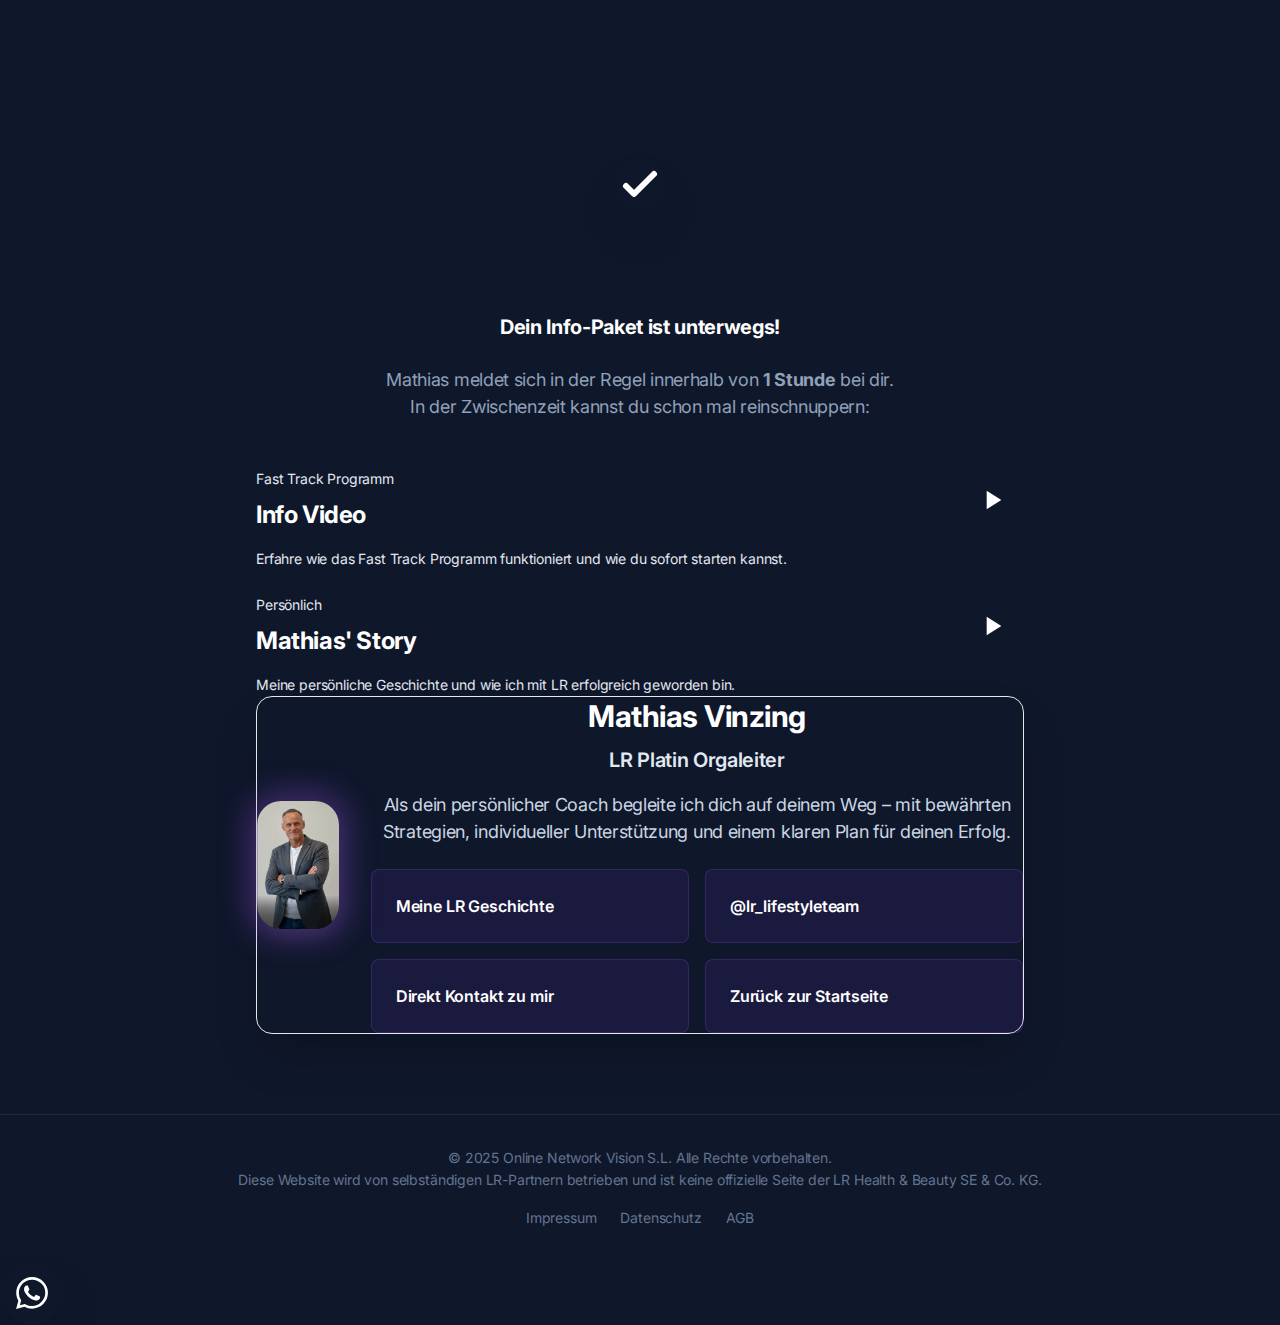
<file: danke-old-backup.html>
<!DOCTYPE html>
<html lang="de">
<head>
    <meta charset="UTF-8">
    <meta name="viewport" content="width=device-width, initial-scale=1.0">
    <title>Vielen Dank! | LR Lifestyle Team</title>
    
    <!-- Meta Pixel Code -->
    <script>
    !function(f,b,e,v,n,t,s)
    {if(f.fbq)return;n=f.fbq=function(){n.callMethod?
    n.callMethod.apply(n,arguments):n.queue.push(arguments)};
    if(!f._fbq)f._fbq=n;n.push=n;n.loaded=!0;n.version='2.0';
    n.queue=[];t=b.createElement(e);t.async=!0;
    t.src=v;s=b.getElementsByTagName(e)[0];
    s.parentNode.insertBefore(t,s)}(window, document,'script',
    'https://connect.facebook.net/en_US/fbevents.js');
    fbq('init', '677297092936141');
    fbq('track', 'PageView');
    fbq('track', 'Lead', {
        source: 'Danke_Seite',
        content_name: 'Formular abgeschlossen'
    });
    </script>
    <noscript><img height="1" width="1" style="display:none"
    src="https://www.facebook.com/tr?id=677297092936141&ev=PageView&noscript=1"
    /></noscript>
    <!-- End Meta Pixel Code -->
    
    <link rel="stylesheet" href="./style.css">
    <style>
    @keyframes pulse-glow {
        0%, 100% { 
            box-shadow: 0 0 60px 20px rgba(168, 85, 247, 0.6), 0 0 100px 40px rgba(168, 85, 247, 0.4), 0 0 140px 60px rgba(168, 85, 247, 0.2);
        }
        50% { 
            box-shadow: 0 0 80px 30px rgba(168, 85, 247, 0.8), 0 0 120px 50px rgba(168, 85, 247, 0.6), 0 0 160px 70px rgba(168, 85, 247, 0.3);
        }
    }
    </style>
</head>
<body class="font-inter antialiased bg-slate-900 text-slate-200 tracking-tight">
    <div class="flex flex-col min-h-screen overflow-hidden">
        <!-- Page content -->
        <main class="grow">
            <!-- Success Section -->
            <section class="relative">
                <div class="max-w-6xl mx-auto px-4 sm:px-6">
                    <div class="pt-32 pb-12 md:pt-40 md:pb-20">
                        
                        <!-- Success Message -->
                        <div class="max-w-3xl mx-auto text-center pb-12">
                            <!-- Success Icon -->
                            <div class="inline-flex items-center justify-center w-24 h-24 rounded-full bg-gradient-to-r from-purple-500 to-indigo-500 mb-8 shadow-2xl shadow-purple-500/30">
                                <svg class="w-12 h-12 text-white" fill="none" stroke="currentColor" viewBox="0 0 24 24">
                                    <path stroke-linecap="round" stroke-linejoin="round" stroke-width="3" d="M5 13l4 4L19 7"></path>
                                </svg>
                            </div>
                            
                            <h1 class="h1 bg-clip-text text-transparent bg-gradient-to-r from-slate-200/60 via-slate-200 to-slate-200/60 pb-4">
                                Geschafft!
                            </h1>
                            
                            <p class="text-xl text-slate-300 mb-6">
                                <strong class="text-white">Dein Info-Paket ist unterwegs!</strong>
                            </p>
                            
                            <p class="text-lg text-slate-400">
                                Mathias meldet sich in der Regel innerhalb von <strong class="text-purple-400">1 Stunde</strong> bei dir.<br>
                                In der Zwischenzeit kannst du schon mal reinschnuppern:
                            </p>
                        </div>

                        <!-- Video Buttons -->
                        <div class="max-w-3xl mx-auto">
                            <div class="grid md:grid-cols-2 gap-6 mb-16">
                                <!-- Video 1 -->
                                <a href="https://youtu.be/IRwjCKKovKo" target="_blank" rel="noopener noreferrer"
                                   class="group relative bg-gradient-to-br from-purple-600 to-indigo-600 rounded-2xl p-8 hover:from-purple-700 hover:to-indigo-700 transition duration-300 shadow-xl hover:shadow-2xl">
                                    <div class="flex items-start justify-between mb-4">
                                        <div>
                                            <div class="text-sm text-purple-200 mb-2">Fast Track Programm</div>
                                            <h3 class="text-2xl font-bold text-white">Info Video</h3>
                                        </div>
                                        <div class="w-16 h-16 rounded-full bg-white/30 flex items-center justify-center group-hover:bg-white/40 group-hover:scale-110 transition-all shadow-lg">
                                            <svg class="w-8 h-8 text-white" fill="currentColor" viewBox="0 0 24 24">
                                                <path d="M8 5v14l11-7z"/>
                                            </svg>
                                        </div>
                                    </div>
                                    <p class="text-purple-100 text-sm">Erfahre wie das Fast Track Programm funktioniert und wie du sofort starten kannst.</p>
                                </a>

                                <!-- Video 2 -->
                                <a href="https://youtu.be/fGd5jwI1EJo" target="_blank" rel="noopener noreferrer"
                                   class="group relative bg-gradient-to-br from-indigo-600 to-purple-600 rounded-2xl p-8 hover:from-indigo-700 hover:to-purple-700 transition duration-300 shadow-xl hover:shadow-2xl">
                                    <div class="flex items-start justify-between mb-4">
                                        <div>
                                            <div class="text-sm text-indigo-200 mb-2">Persönlich</div>
                                            <h3 class="text-2xl font-bold text-white">Mathias' Story</h3>
                                        </div>
                                        <div class="w-16 h-16 rounded-full bg-white/30 flex items-center justify-center group-hover:bg-white/40 group-hover:scale-110 transition-all shadow-lg">
                                            <svg class="w-8 h-8 text-white" fill="currentColor" viewBox="0 0 24 24">
                                                <path d="M8 5v14l11-7z"/>
                                            </svg>
                                        </div>
                                    </div>
                                    <p class="text-indigo-100 text-sm">Meine persönliche Geschichte und wie ich mit LR erfolgreich geworden bin.</p>
                                </a>
                            </div>
                        </div>

                        <!-- Profile Section -->
                        <div class="max-w-3xl mx-auto">
                            <div class="relative bg-gradient-to-br from-slate-800/50 to-slate-900/50 backdrop-blur-sm rounded-2xl p-8 md:p-12 border border-slate-700/50 shadow-2xl">
                                <!-- Profile Content -->
                                <div class="flex flex-col md:flex-row items-center md:items-start gap-8">
                                    <!-- Profile Image with REAL Glow -->
                                    <div class="flex-shrink-0">
                                        <img src="./images/mathias-vinzing.png" alt="Mathias Vinzing" 
                                             class="w-32 h-32 md:w-40 md:h-40 rounded-3xl object-cover border-4 border-purple-500/60"
                                             style="box-shadow: 0 0 30px 10px rgba(168, 85, 247, 0.3), 0 8px 20px rgba(255, 255, 255, 0.05);">
                                    </div>
                                    
                                    <!-- Profile Info -->
                                    <div class="flex-1 text-center md:text-left">
                                        <h3 class="text-3xl font-bold text-white mb-2">Mathias Vinzing</h3>
                                        <p class="text-xl text-purple-400 font-semibold mb-4">LR Platin Orgaleiter</p>
                                        <p class="text-lg text-slate-300 mb-6 leading-relaxed">
                                            Als dein persönlicher Coach begleite ich dich auf deinem Weg – mit bewährten Strategien, individueller Unterstützung und einem klaren Plan für deinen Erfolg.
                                        </p>
                                        
                                        <!-- CTA Boxes Grid -->
                                        <div class="relative mt-6">
                                            <!-- Glow Effect Behind Boxes -->
                                            <div class="absolute inset-0 bg-purple-500/20 rounded-2xl blur-3xl"></div>
                                            
                                            <!-- Grid of 4 Boxes -->
                                            <div class="relative grid grid-cols-1 sm:grid-cols-2 gap-4">
                                                <!-- Box 1: Meine LR Geschichte -->
                                                <a href="https://youtu.be/fGd5jwI1EJo" target="_blank" rel="noopener noreferrer" 
                                                   class="group p-6 rounded-lg transition-all duration-300 hover:shadow-[0_0_30px_rgba(168,85,247,0.5)] shadow-[0_8px_20px_rgba(255,255,255,0.05)]" style="background: rgba(124, 58, 237, 0.1); border: 1px solid rgba(168, 85, 247, 0.2);">
                                                    <div class="flex items-center gap-3">
                                                        <div class="w-10 h-10 rounded-full bg-white/30 flex items-center justify-center group-hover:bg-white/40 group-hover:scale-110 transition-all flex-shrink-0">
                                                            <svg class="w-5 h-5" fill="currentColor" viewBox="0 0 24 24">
                                                                <path d="M8 5v14l11-7z"/>
                                                            </svg>
                                                        </div>
                                                        <span class="text-white font-semibold">Meine LR Geschichte</span>
                                                    </div>
                                                </a>
                                                
                                                <!-- Box 2: Instagram -->
                                                <a href="https://www.instagram.com/lr_lifestyleteam?igsh=MTlseTR5dmwwcHh0Ng%3D%3D&utm_source=qr" target="_blank" rel="noopener noreferrer" 
                                                   class="group p-6 rounded-lg transition-all duration-300 hover:shadow-[0_0_30px_rgba(168,85,247,0.5)] shadow-[0_8px_20px_rgba(255,255,255,0.05)]" style="background: rgba(124, 58, 237, 0.1); border: 1px solid rgba(168, 85, 247, 0.2);">
                                                    <div class="flex items-center gap-3">
                                                        <div class="w-10 h-10 rounded-full bg-white/30 flex items-center justify-center group-hover:bg-white/40 group-hover:scale-110 transition-all flex-shrink-0">
                                                            <svg class="w-5 h-5" fill="currentColor" viewBox="0 0 24 24">
                                                                <path d="M12 2.163c3.204 0 3.584.012 4.85.07 3.252.148 4.771 1.691 4.919 4.919.058 1.265.069 1.645.069 4.849 0 3.205-.012 3.584-.069 4.849-.149 3.225-1.664 4.771-4.919 4.919-1.266.058-1.644.07-4.85.07-3.204 0-3.584-.012-4.849-.07-3.26-.149-4.771-1.699-4.919-4.92-.058-1.265-.07-1.644-.07-4.849 0-3.204.013-3.583.07-4.849.149-3.227 1.664-4.771 4.919-4.919 1.266-.057 1.645-.069 4.849-.069zm0-2.163c-3.259 0-3.667.014-4.947.072-4.358.2-6.78 2.618-6.98 6.98-.059 1.281-.073 1.689-.073 4.948 0 3.259.014 3.668.072 4.948.2 4.358 2.618 6.78 6.98 6.98 1.281.058 1.689.072 4.948.072 3.259 0 3.668-.014 4.948-.072 4.354-.2 6.782-2.618 6.979-6.98.059-1.28.073-1.689.073-4.948 0-3.259-.014-3.667-.072-4.947-.196-4.354-2.617-6.78-6.979-6.98-1.281-.059-1.69-.073-4.949-.073zm0 5.838c-3.403 0-6.162 2.759-6.162 6.162s2.759 6.163 6.162 6.163 6.162-2.759 6.162-6.163c0-3.403-2.759-6.162-6.162-6.162zm0 10.162c-2.209 0-4-1.79-4-4 0-2.209 1.791-4 4-4s4 1.791 4 4c0 2.21-1.791 4-4 4zm6.406-11.845c-.796 0-1.441.645-1.441 1.44s.645 1.44 1.441 1.44c.795 0 1.439-.645 1.439-1.44s-.644-1.44-1.439-1.44z"/>
                                                            </svg>
                                                        </div>
                                                        <span class="text-white font-semibold">@lr_lifestyleteam</span>
                                                    </div>
                                                </a>
                                                
                                                <!-- Box 3: Direkt Kontakt -->
                                                <a href="https://wa.me/491715060008?text=Hallo%20Mathias%2C%20ich%20h%C3%A4tte%20gerne%20mehr%20Infos%20zum%20LR%20Lifestyle%20Team." target="_blank" rel="noopener noreferrer" 
                                                   class="group p-6 rounded-lg transition-all duration-300 hover:shadow-[0_0_30px_rgba(168,85,247,0.5)] shadow-[0_8px_20px_rgba(255,255,255,0.05)]" style="background: rgba(124, 58, 237, 0.1); border: 1px solid rgba(168, 85, 247, 0.2);">
                                                    <div class="flex items-center gap-3">
                                                        <div class="w-10 h-10 rounded-full bg-white/30 flex items-center justify-center group-hover:bg-white/40 group-hover:scale-110 transition-all flex-shrink-0">
                                                            <svg class="w-5 h-5" fill="currentColor" viewBox="0 0 24 24">
                                                                <path d="M.057 24l1.687-6.163c-1.041-1.804-1.588-3.849-1.587-5.946.003-6.556 5.338-11.891 11.893-11.891 3.181.001 6.167 1.24 8.413 3.488 2.245 2.248 3.481 5.236 3.48 8.414-.003 6.557-5.338 11.892-11.893 11.892-1.99-.001-3.951-.5-5.688-1.448l-6.305 1.654zm6.597-3.807c1.676.995 3.276 1.591 5.392 1.592 5.448 0 9.886-4.434 9.889-9.885.002-5.462-4.415-9.89-9.881-9.892-5.452 0-9.887 4.434-9.889 9.884-.001 2.225.651 3.891 1.746 5.634l-.999 3.648 3.742-.981zm11.387-5.464c-.074-.124-.272-.198-.57-.347-.297-.149-1.758-.868-2.031-.967-.272-.099-.47-.149-.669.149-.198.297-.768.967-.941 1.165-.173.198-.347.223-.644.074-.297-.149-1.255-.462-2.39-1.475-.883-.788-1.48-1.761-1.653-2.059-.173-.297-.018-.458.13-.606.134-.133.297-.347.446-.521.151-.172.2-.296.3-.495.099-.198.05-.372-.025-.521-.075-.148-.669-1.611-.916-2.206-.242-.579-.487-.501-.669-.51l-.57-.01c-.198 0-.52.074-.792.372s-1.04 1.016-1.04 2.479 1.065 2.876 1.213 3.074c.149.198 2.095 3.2 5.076 4.487.709.306 1.263.489 1.694.626.712.226 1.36.194 1.872.118.571-.085 1.758-.719 2.006-1.413.248-.695.248-1.29.173-1.414z"/>
                                                            </svg>
                                                        </div>
                                                        <span class="text-white font-semibold">Direkt Kontakt zu mir</span>
                                                    </div>
                                                </a>
                                                
                                                <!-- Box 4: Zurück zur Startseite -->
                                                <a href="index.html" 
                                                   class="group p-6 rounded-lg transition-all duration-300 hover:shadow-[0_0_30px_rgba(168,85,247,0.5)] shadow-[0_8px_20px_rgba(255,255,255,0.05)]" style="background: rgba(124, 58, 237, 0.1); border: 1px solid rgba(168, 85, 247, 0.2);">
                                                    <div class="flex items-center gap-3">
                                                        <div class="w-10 h-10 rounded-full bg-white/30 flex items-center justify-center group-hover:bg-white/40 group-hover:scale-110 transition-all flex-shrink-0">
                                                            <svg class="w-5 h-5" fill="currentColor" viewBox="0 0 24 24">
                                                                <path d="M10 20v-6h4v6h5v-8h3L12 3 2 12h3v8z"/>
                                                            </svg>
                                                        </div>
                                                        <span class="text-white font-semibold">Zurück zur Startseite</span>
                                                    </div>
                                                </a>
                                            </div>
                                        </div>
                                    </div>
                                </div>
                            </div>
                        </div>

                    </div>
                </div>
            </section>
        </main>

        <!-- Footer -->
        <footer class="border-t border-slate-800">
            <div class="max-w-6xl mx-auto px-4 sm:px-6">
                <div class="py-8">
                    <div class="text-center text-sm text-slate-500">
                        <p>&copy; 2025 Online Network Vision S.L. Alle Rechte vorbehalten.</p>
                        <p class="mt-2">Diese Website wird von selbständigen LR-Partnern betrieben und ist keine offizielle Seite der LR Health & Beauty SE & Co. KG.</p>
                        <div class="flex justify-center gap-6 mt-4">
                            <a href="/impressum.html" class="hover:text-slate-300 transition">Impressum</a>
                            <a href="/datenschutz.html" class="hover:text-slate-300 transition">Datenschutz</a>
                            <a href="/agb.html" class="hover:text-slate-300 transition">AGB</a>
                        </div>
                    </div>
                </div>
            </div>
        </footer>
    </div>

    <!-- Floating WhatsApp Button -->
    <a href="https://wa.me/491715060008?text=Hallo%20Mathias%2C%20ich%20hätte%20gerne%20mehr%20Infos%20zum%20LR%20Lifestyle%20Team." 
       target="_blank" 
       rel="noopener noreferrer"
       class="fixed bottom-6 right-6 w-16 h-16 bg-green-500 hover:bg-green-600 rounded-full flex items-center justify-center shadow-2xl hover:shadow-green-500/50 transition-all duration-300 z-50 group">
        <svg class="w-8 h-8 text-white" fill="currentColor" viewBox="0 0 24 24">
            <path d="M17.472 14.382c-.297-.149-1.758-.867-2.03-.967-.273-.099-.471-.148-.67.15-.197.297-.767.966-.94 1.164-.173.199-.347.223-.644.075-.297-.15-1.255-.463-2.39-1.475-.883-.788-1.48-1.761-1.653-2.059-.173-.297-.018-.458.13-.606.134-.133.298-.347.446-.52.149-.174.198-.298.298-.497.099-.198.05-.371-.025-.52-.075-.149-.669-1.612-.916-2.207-.242-.579-.487-.5-.669-.51-.173-.008-.371-.01-.57-.01-.198 0-.52.074-.792.372-.272.297-1.04 1.016-1.04 2.479 0 1.462 1.065 2.875 1.213 3.074.149.198 2.096 3.2 5.077 4.487.709.306 1.262.489 1.694.625.712.227 1.36.195 1.871.118.571-.085 1.758-.719 2.006-1.413.248-.694.248-1.289.173-1.413-.074-.124-.272-.198-.57-.347m-5.421 7.403h-.004a9.87 9.87 0 01-5.031-1.378l-.361-.214-3.741.982.998-3.648-.235-.374a9.86 9.86 0 01-1.51-5.26c.001-5.45 4.436-9.884 9.888-9.884 2.64 0 5.122 1.03 6.988 2.898a9.825 9.825 0 012.893 6.994c-.003 5.45-4.437 9.884-9.885 9.884m8.413-18.297A11.815 11.815 0 0012.05 0C5.495 0 .16 5.335.157 11.892c0 2.096.547 4.142 1.588 5.945L.057 24l6.305-1.654a11.882 11.882 0 005.683 1.448h.005c6.554 0 11.89-5.335 11.893-11.893a11.821 11.821 0 00-3.48-8.413Z"/>
        </svg>
        <span class="absolute right-20 bg-slate-800 text-white text-sm px-4 py-2 rounded-lg opacity-0 group-hover:opacity-100 transition-opacity duration-300 whitespace-nowrap pointer-events-none shadow-xl">
            WhatsApp zu Matze
        </span>
    </a>
</body>
</html>
</file>
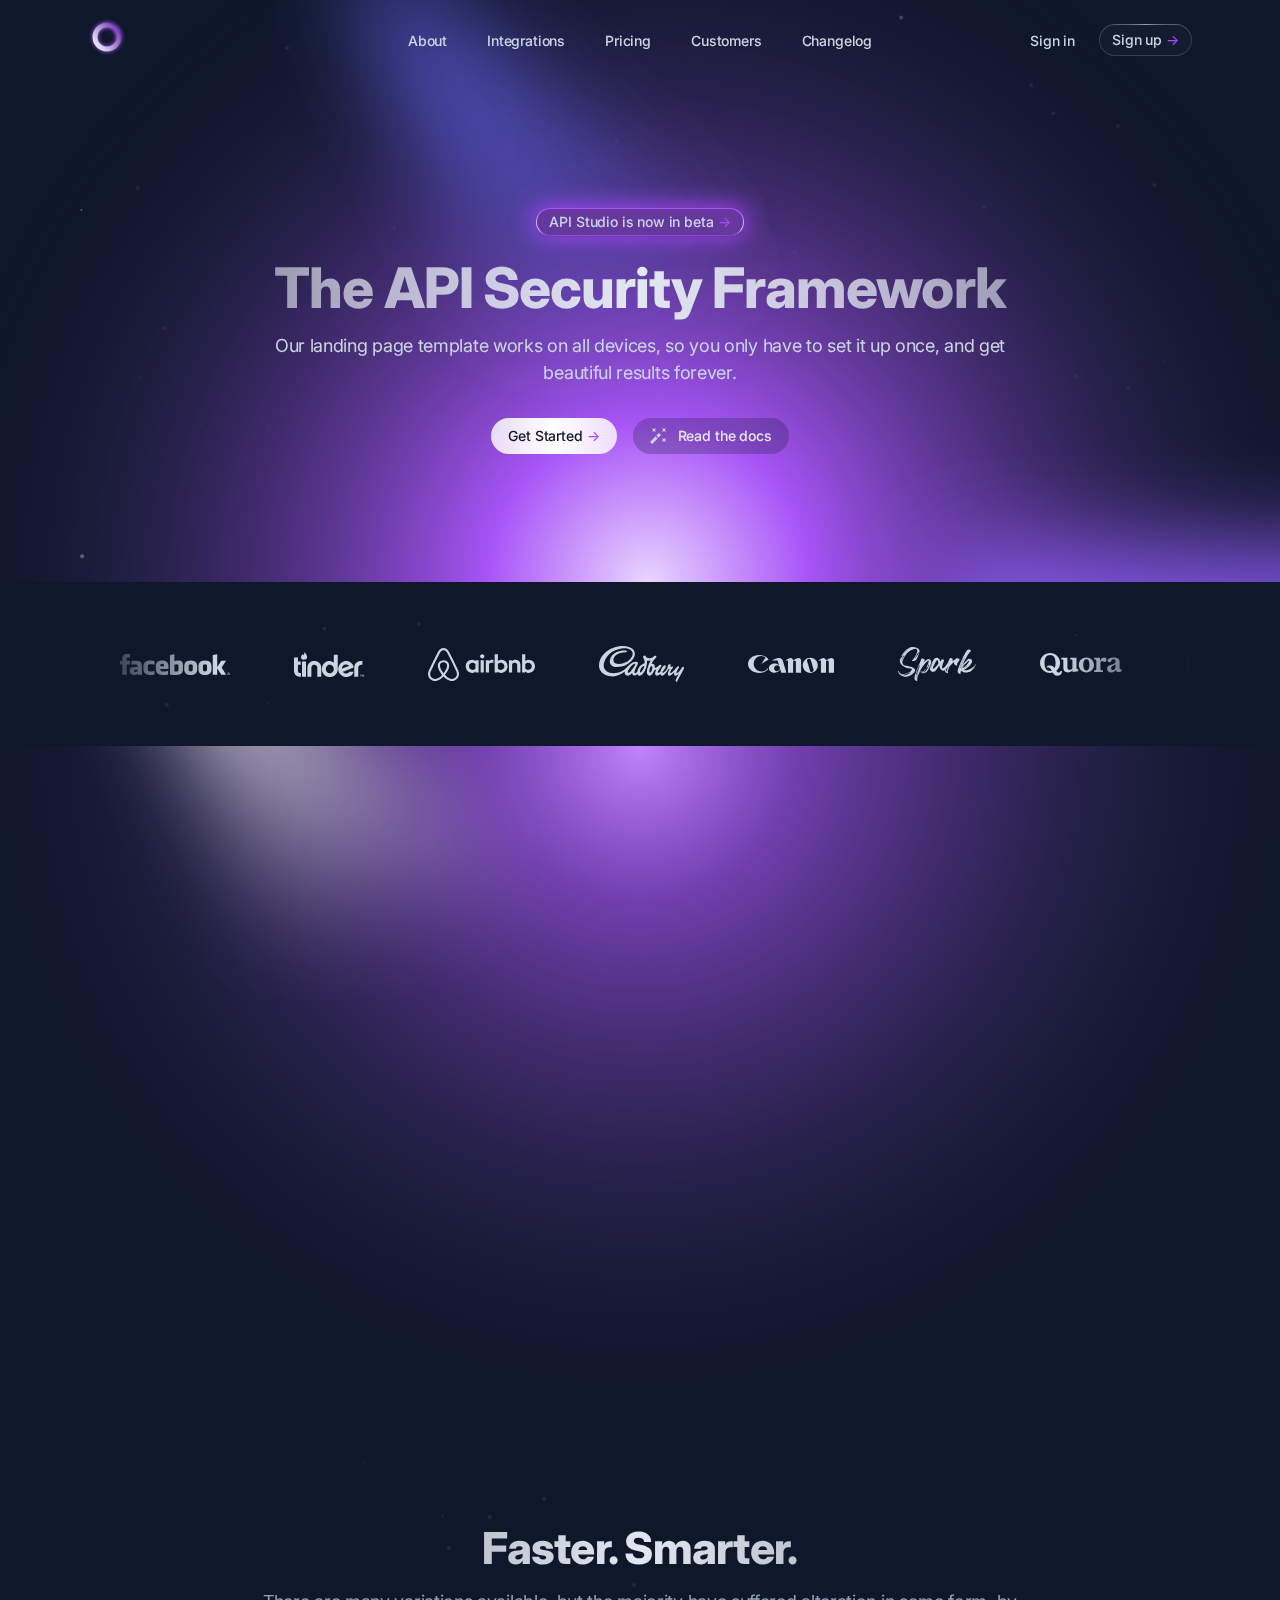
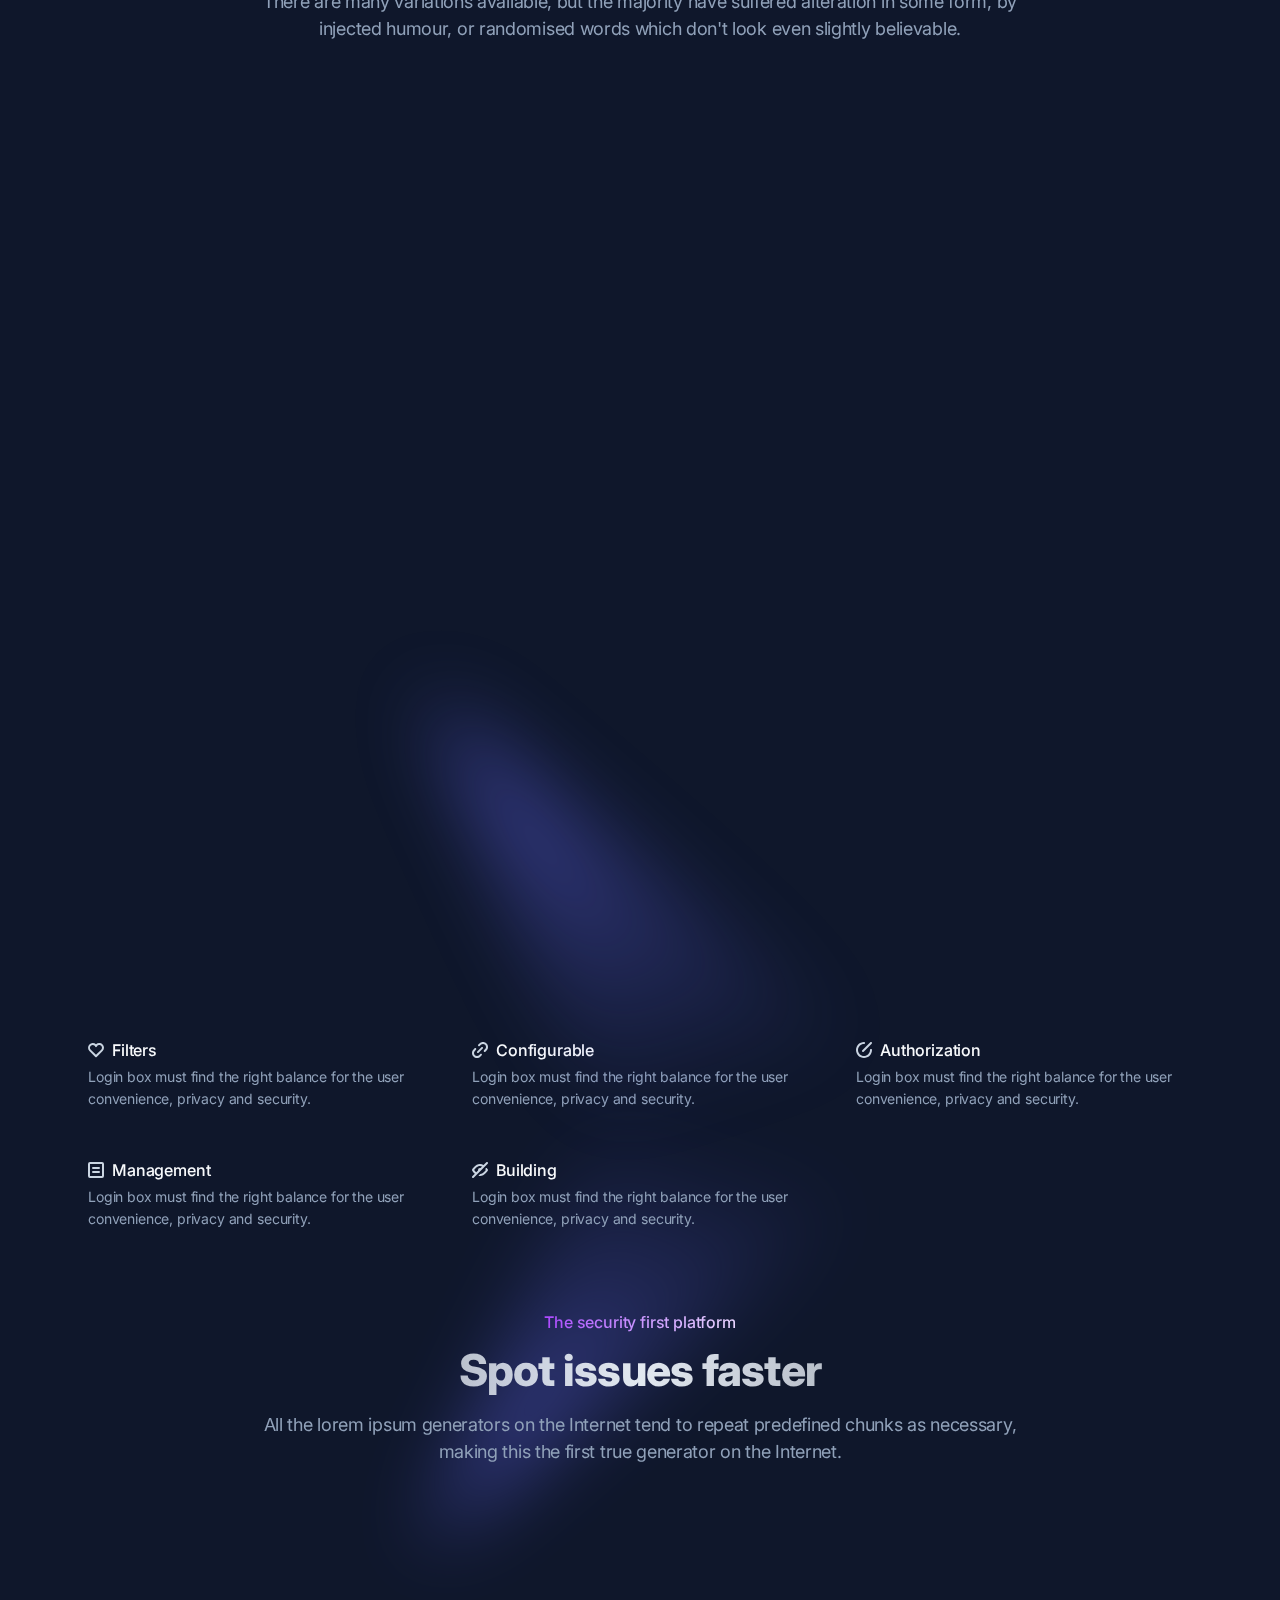
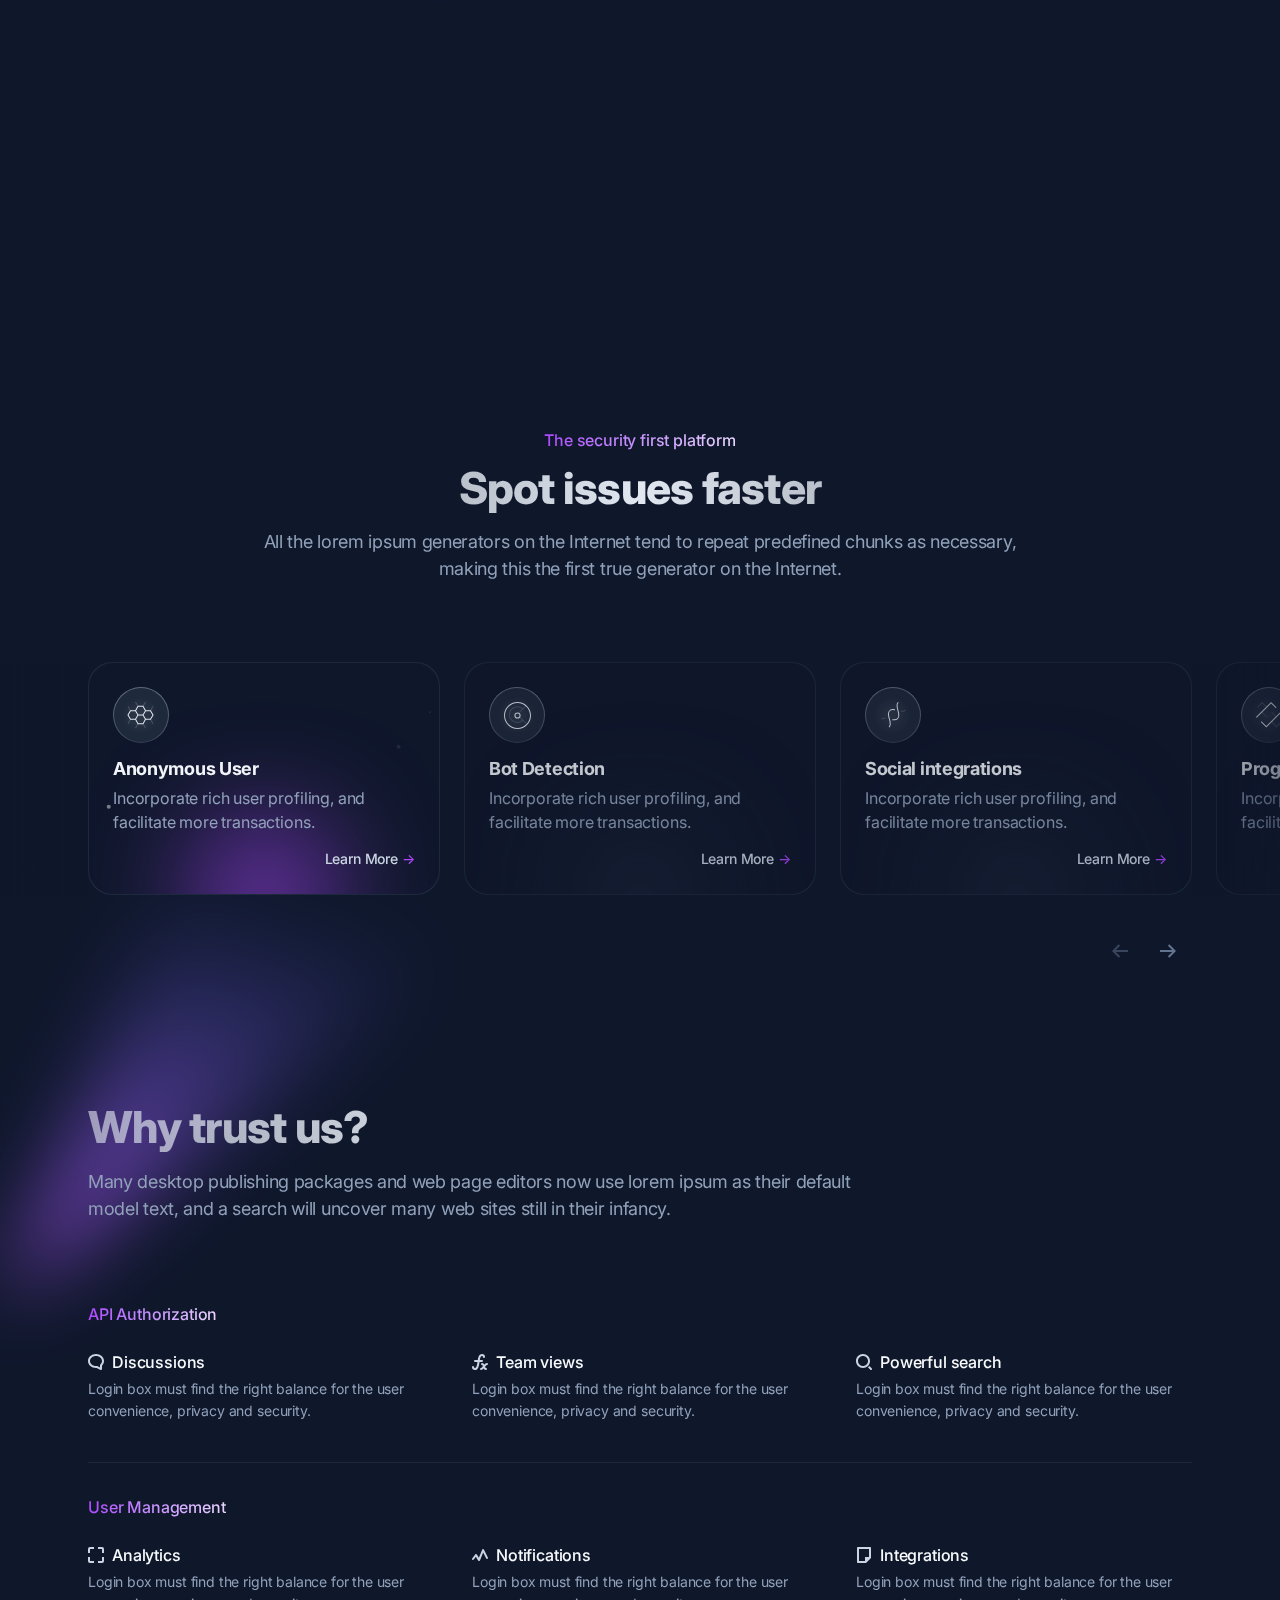
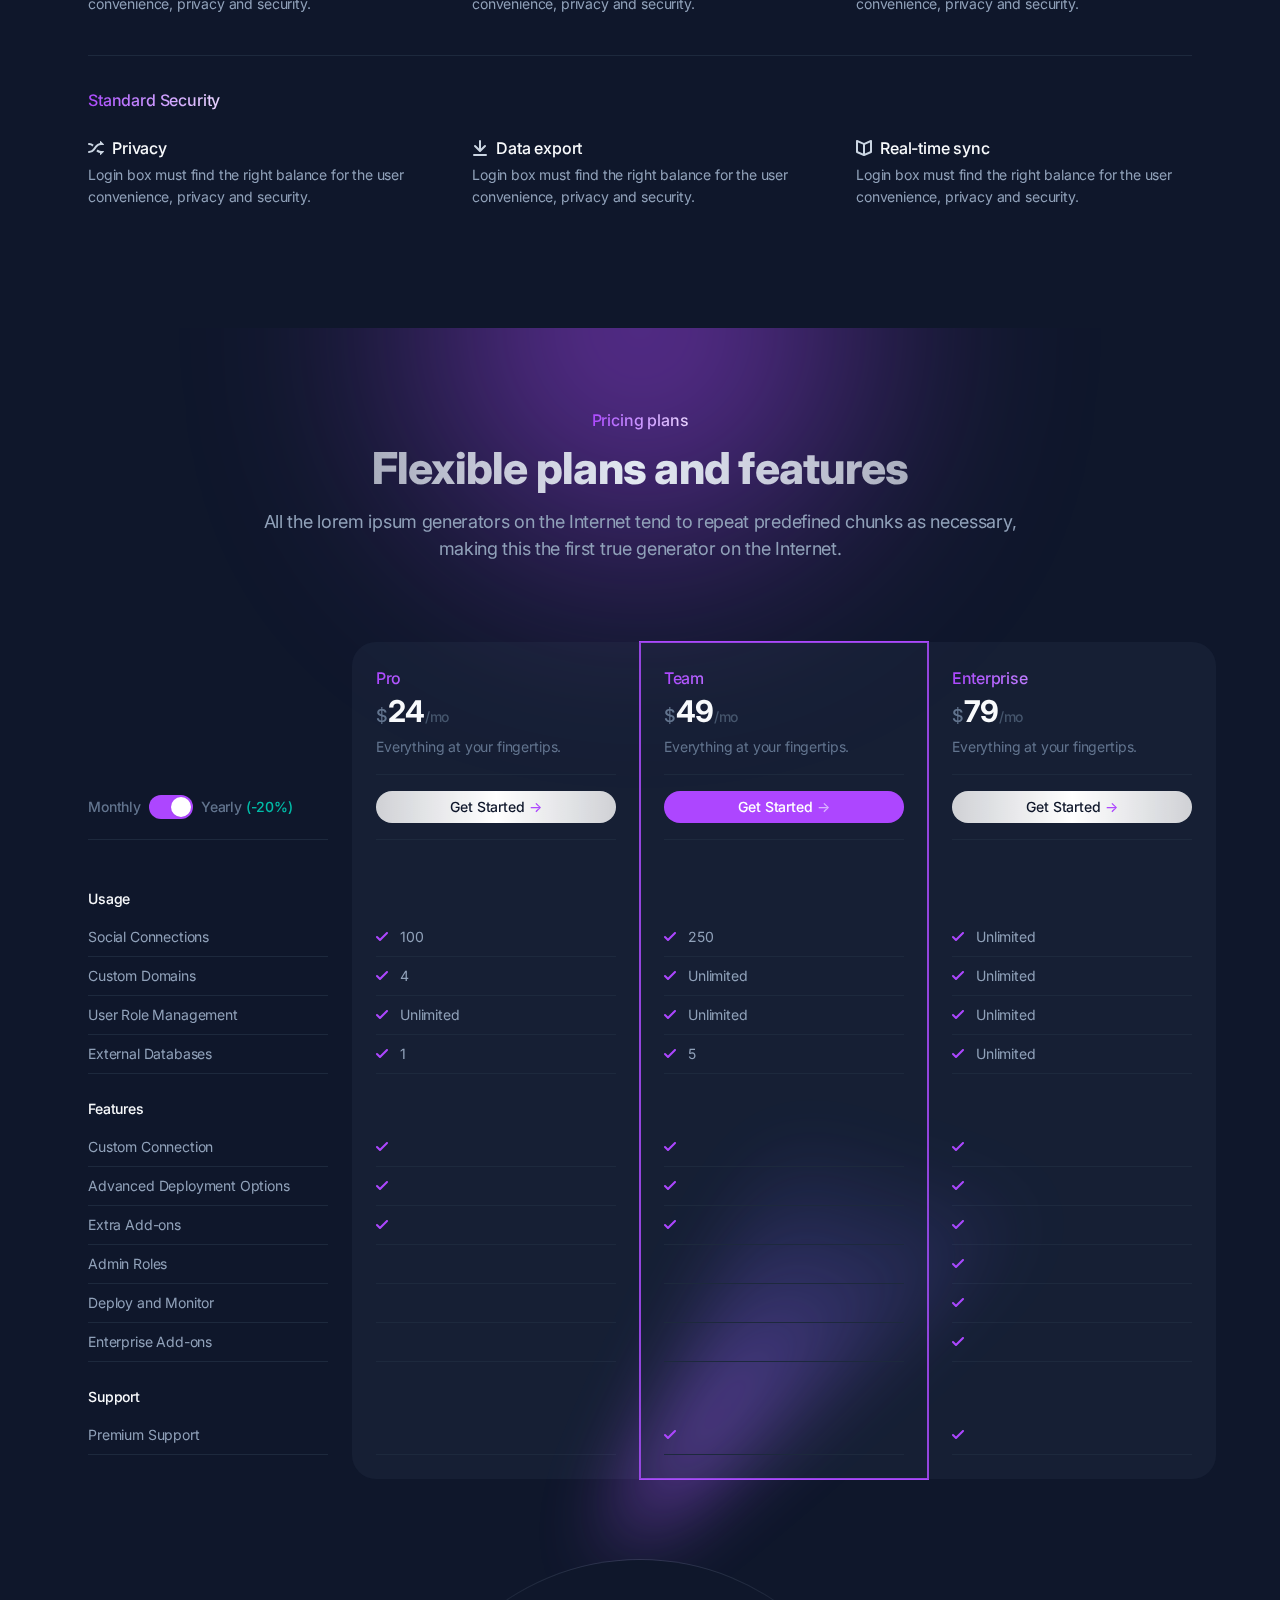
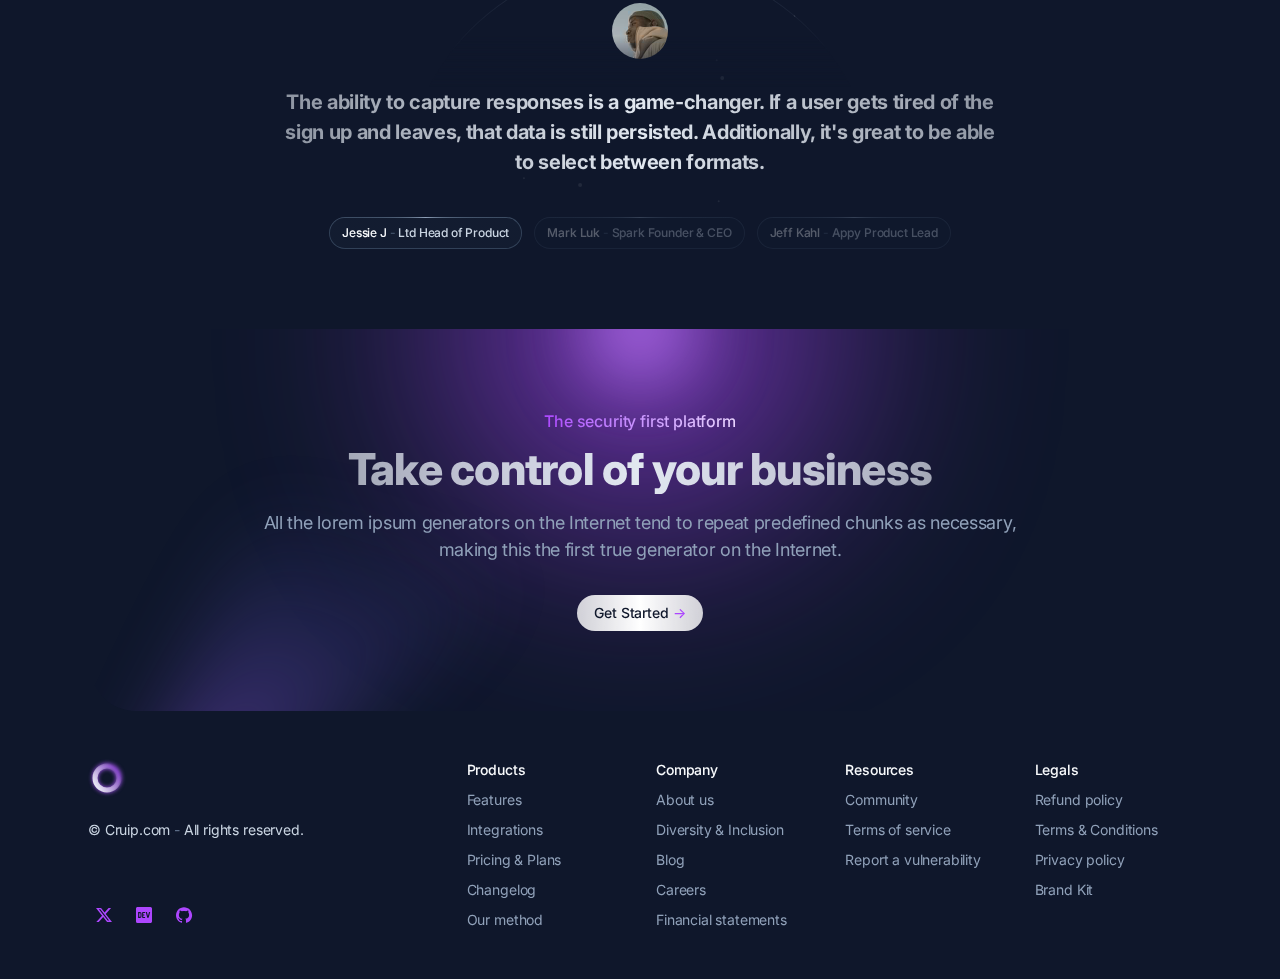
<file: index.original.html>
<!DOCTYPE html>
<html lang="en" class="scroll-smooth">

<head>
    <meta charset="utf-8">
    <title>Stellar HTML Demo - Home</title>
    <meta name="viewport" content="width=device-width,initial-scale=1">
    <link href="./css/vendors/aos.css" rel="stylesheet">
    <link rel="stylesheet" href="./css/vendors/swiper-bundle.min.css" />
    <link href="./style.css" rel="stylesheet">
</head>

<body class="font-inter antialiased bg-slate-900 text-slate-100 tracking-tight">

    <!-- Page wrapper -->
    <div class="flex flex-col min-h-screen overflow-hidden supports-[overflow:clip]:overflow-clip">

        <!-- Site header -->
        <header class="absolute w-full z-30">
            <div class="max-w-6xl mx-auto px-4 sm:px-6">
                <div class="flex items-center justify-between h-16 md:h-20">
        
                    <!-- Site branding -->
                    <div class="flex-1">
                        <!-- Logo -->
                        <a class="inline-flex" href="index.html" aria-label="Cruip">
                            <img class="max-w-none" src="./images/logo.svg" width="38" height="38" alt="Stellar">
                        </a>
                    </div>
        
                    <!-- Desktop navigation -->
                    <nav class="hidden md:flex md:grow">
        
                        <!-- Desktop menu links -->
                        <ul class="flex grow justify-center flex-wrap items-center">
                            <li>
                                <a class="font-medium text-sm text-slate-300 hover:text-white mx-4 lg:mx-5 transition duration-150 ease-in-out" href="about.html">About</a>
                            </li>
                            <li>
                                <a class="font-medium text-sm text-slate-300 hover:text-white mx-4 lg:mx-5 transition duration-150 ease-in-out" href="integrations.html">Integrations</a>
                            </li>
                            <li>
                                <a class="font-medium text-sm text-slate-300 hover:text-white mx-4 lg:mx-5 transition duration-150 ease-in-out" href="pricing.html">Pricing</a>
                            </li>
                            <li>
                                <a class="font-medium text-sm text-slate-300 hover:text-white mx-4 lg:mx-5 transition duration-150 ease-in-out" href="customers.html">Customers</a>
                            </li>
                            <li>
                                <a class="font-medium text-sm text-slate-300 hover:text-white mx-4 lg:mx-5 transition duration-150 ease-in-out" href="changelog.html">Changelog</a>
                            </li>
                        </ul>
        
                    </nav>
        
                    <!-- Desktop sign in links -->
                    <ul class="flex-1 flex justify-end items-center">
                        <li>
                            <a class="font-medium text-sm text-slate-300 hover:text-white whitespace-nowrap transition duration-150 ease-in-out" href="signin.html">Sign in</a>
                        </li>
                        <li class="ml-6">
                            <a class="btn-sm text-slate-300 hover:text-white transition duration-150 ease-in-out w-full group [background:linear-gradient(var(--color-slate-900),var(--color-slate-900))_padding-box,conic-gradient(var(--color-slate-400),var(--color-slate-700)_25%,var(--color-slate-700)_75%,var(--color-slate-400)_100%)_border-box] relative before:absolute before:inset-0 before:bg-slate-800/30 before:rounded-full before:pointer-events-none" href="signup.html">
                                <span class="relative inline-flex items-center">
                                    Sign up <span class="tracking-normal text-purple-500 group-hover:translate-x-0.5 transition-transform duration-150 ease-in-out ml-1">-&gt;</span>
                                </span>
                            </a>
                        </li>
                    </ul>
                
                    <!-- Mobile menu -->
                    <div class="md:hidden flex items-center ml-4" x-data="{ expanded: false }">
        
                        <!-- Hamburger button -->
                        <button class="group inline-flex w-8 h-8 text-slate-300 hover:text-white text-center items-center justify-center transition" aria-controls="mobile-nav" :aria-expanded="expanded" @click.stop="expanded = !expanded">
                            <span class="sr-only">Menu</span>
                            <svg class="w-4 h-4 fill-current pointer-events-none" viewBox="0 0 16 16" xmlns="http://www.w3.org/2000/svg">
                                <rect class="origin-center transition-all duration-300 ease-[cubic-bezier(.5,.85,.25,1.1)] -translate-y-[5px] group-aria-expanded:rotate-[315deg] group-aria-expanded:translate-y-0" y="7" width="16" height="2" rx="1"></rect>
                                <rect class="origin-center group-aria-expanded:rotate-45 transition-all duration-300 ease-[cubic-bezier(.5,.85,.25,1.8)]" y="7" width="16" height="2" rx="1"></rect>
                                <rect class="origin-center transition-all duration-300 ease-[cubic-bezier(.5,.85,.25,1.1)] translate-y-[5px] group-aria-expanded:rotate-[135deg] group-aria-expanded:translate-y-0" y="7" width="16" height="2" rx="1"></rect>
                            </svg>
                        </button>                             
        
                        <!-- Mobile navigation -->
                        <nav id="mobile-nav" class="absolute top-full z-20 left-0 w-full px-4 sm:px-6 overflow-hidden transition-all duration-300 ease-in-out" x-ref="mobileNav" :style="expanded ? 'max-height: ' + $refs.mobileNav.scrollHeight + 'px; opacity: 1' : 'max-height: 0; opacity: .8'" @click.outside="expanded = false" @keydown.escape.window="expanded = false" x-cloak>
                            <ul class="border border-transparent [background:linear-gradient(var(--color-slate-900),var(--color-slate-900))_padding-box,conic-gradient(var(--color-slate-400),var(--color-slate-700)_25%,var(--color-slate-700)_75%,var(--color-slate-400)_100%)_border-box] rounded-lg px-4 py-1.5">
                                <li>
                                    <a class="flex font-medium text-sm text-slate-300 hover:text-white py-1.5" href="about.html">About</a>
                                </li>
                                <li>
                                    <a class="flex font-medium text-sm text-slate-300 hover:text-white py-1.5" href="integrations.html">Integrations</a>
                                </li>
                                <li>
                                    <a class="flex font-medium text-sm text-slate-300 hover:text-white py-1.5" href="pricing.html">Pricing</a>
                                </li>
                                <li>
                                    <a class="flex font-medium text-sm text-slate-300 hover:text-white py-1.5" href="customers.html">Customers</a>
                                </li>
                                <li>
                                    <a class="flex font-medium text-sm text-slate-300 hover:text-white py-1.5" href="changelog.html">Changelog</a>
                                </li>
                            </ul>
                        </nav>
        
                    </div>
        
                </div>
            </div>
        </header>

        <!-- Page content -->
        <main class="grow">

            <!-- Hero -->
            <section>
                <div class="relative max-w-6xl mx-auto px-4 sm:px-6">

                    <!-- Particles animation -->
                    <div class="absolute inset-0 -z-10" aria-hidden="true">
                        <canvas data-particle-animation></canvas>
                    </div>

                    <!-- Illustration -->
                    <div class="absolute inset-0 -z-10 -mx-28 rounded-b-[3rem] pointer-events-none overflow-hidden" aria-hidden="true">
                        <div class="absolute left-1/2 -translate-x-1/2 bottom-0 -z-10">
                            <img src="./images/glow-bottom.svg" class="max-w-none" width="2146" height="774" alt="Hero Illustration">
                        </div>
                    </div>

                    <div class="pt-32 pb-16 md:pt-52 md:pb-32">

                        <!-- Hero content -->
                        <div class="max-w-3xl mx-auto text-center">
                            <div class="mb-6" data-aos="fade-down">
                                <div class="inline-flex relative before:absolute before:inset-0 before:bg-purple-500 before:blur-md">
                                    <a class="btn-sm py-0.5 text-slate-300 hover:text-white transition duration-150 ease-in-out group [background:linear-gradient(var(--color-purple-500),var(--color-purple-500))_padding-box,linear-gradient(var(--color-purple-500),var(--color-purple-200)_75%,transparent_100%)_border-box] relative before:absolute before:inset-0 before:bg-slate-800/50 before:rounded-full before:pointer-events-none shadow-sm" href="#0">
                                        <span class="relative inline-flex items-center">
                                            API Studio is now in beta <span class="tracking-normal text-purple-500 group-hover:translate-x-0.5 transition-transform duration-150 ease-in-out ml-1">-&gt;</span>
                                        </span>
                                    </a>
                                </div>
                            </div>
                            <h1 class="h1 bg-clip-text text-transparent bg-linear-to-r from-slate-200/60 via-slate-200 to-slate-200/60 pb-4" data-aos="fade-down">The API Security Framework</h1>
                            <p class="text-lg text-slate-300 mb-8" data-aos="fade-down" data-aos-delay="200">Our landing page template works on all devices, so you only have to set it up once, and get beautiful results forever.</p>
                            <div class="max-w-xs mx-auto sm:max-w-none sm:inline-flex sm:justify-center space-y-4 sm:space-y-0 sm:space-x-4" data-aos="fade-down" data-aos-delay="400">
                                <div>
                                    <a class="btn text-slate-900 bg-linear-to-r from-white/80 via-white to-white/80 hover:bg-white w-full transition duration-150 ease-in-out group" href="#0">
                                        Get Started <span class="tracking-normal text-purple-500 group-hover:translate-x-0.5 transition-transform duration-150 ease-in-out ml-1">-&gt;</span>
                                    </a>
                                </div>
                                <div>
                                    <a class="btn text-slate-200 hover:text-white bg-slate-900/25 hover:bg-slate-900/30 w-full transition duration-150 ease-in-out" href="#0">
                                        <svg class="shrink-0 fill-slate-300 mr-3" xmlns="http://www.w3.org/2000/svg" width="16" height="16">
                                            <path d="m1.999 0 1 2-1 2 2-1 2 1-1-2 1-2-2 1zM11.999 0l1 2-1 2 2-1 2 1-1-2 1-2-2 1zM11.999 10l1 2-1 2 2-1 2 1-1-2 1-2-2 1zM6.292 7.586l2.646-2.647L11.06 7.06 8.413 9.707zM0 13.878l5.586-5.586 2.122 2.121L2.12 16z" />
                                        </svg>
                                        <span>Read the docs</span>
                                    </a>
                                </div>
                            </div>

                        </div>

                    </div>
                </div>
            </section>

            <!-- Clients -->
            <section>
                <div class="relative max-w-6xl mx-auto px-4 sm:px-6">

                    <!-- Particles animation -->
                    <div class="absolute inset-0 max-w-6xl mx-auto px-4 sm:px-6">
                        <div class="absolute inset-0 -z-10" aria-hidden="true">
                            <canvas data-particle-animation data-particle-quantity="5"></canvas>
                        </div>
                    </div>

                    <div class="py-12 md:py-16">
                        <div class="overflow-hidden">

                            <div class="inline-flex w-full flex-nowrap overflow-hidden [mask-image:_linear-gradient(to_right,transparent_0,_black_128px,_black_calc(100%-128px),transparent_100%)]">
                                <ul class="flex animate-infinite-scroll items-center justify-center md:justify-start [&_img]:max-w-none [&_li]:mx-8">
                                    <li>
                                        <img src="./images/client-01.svg" alt="Client 1">
                                    </li>
                                    <li>
                                        <img src="./images/client-02.svg" alt="Client 2">
                                    </li>
                                    <li>
                                        <img src="./images/client-03.svg" alt="Client 3">
                                    </li>
                                    <li>
                                        <img src="./images/client-04.svg" alt="Client 4">
                                    </li>
                                    <li>
                                        <img src="./images/client-05.svg" alt="Client 5">
                                    </li>
                                    <li>
                                        <img src="./images/client-06.svg" alt="Client 6">
                                    </li>
                                    <li>
                                        <img src="./images/client-07.svg" alt="Client 7">
                                    </li>
                                    <li>
                                        <img src="./images/client-08.svg" alt="Client 8">
                                    </li>
                                    <li>
                                        <img src="./images/client-09.svg" alt="Client 9">
                                    </li>
                                </ul>
                                <ul class="flex animate-infinite-scroll items-center justify-center md:justify-start [&_img]:max-w-none [&_li]:mx-8" aria-hidden="true">
                                    <li>
                                        <img src="./images/client-01.svg" alt="Client 1">
                                    </li>
                                    <li>
                                        <img src="./images/client-02.svg" alt="Client 2">
                                    </li>
                                    <li>
                                        <img src="./images/client-03.svg" alt="Client 3">
                                    </li>
                                    <li>
                                        <img src="./images/client-04.svg" alt="Client 4">
                                    </li>
                                    <li>
                                        <img src="./images/client-05.svg" alt="Client 5">
                                    </li>
                                    <li>
                                        <img src="./images/client-06.svg" alt="Client 6">
                                    </li>
                                    <li>
                                        <img src="./images/client-07.svg" alt="Client 7">
                                    </li>
                                    <li>
                                        <img src="./images/client-08.svg" alt="Client 8">
                                    </li>
                                    <li>
                                        <img src="./images/client-09.svg" alt="Client 9">
                                    </li>
                                </ul>
                            </div>

                        </div>
                    </div>
                </div>
            </section>

            <!-- Features -->
            <section>
                <div class="relative max-w-6xl mx-auto px-4 sm:px-6">

                    <!-- Illustration -->
                    <div class="absolute inset-0 -z-10 -mx-28 rounded-t-[3rem] pointer-events-none overflow-hidden" aria-hidden="true">
                        <div class="absolute left-1/2 -translate-x-1/2 top-0 -z-10">
                            <img src="./images/glow-top.svg" class="max-w-none" width="1404" height="658" alt="Features Illustration">
                        </div>
                    </div>

                    <div class="pt-16 pb-12 md:pt-52 md:pb-20">

                        <div x-data="{ tab: '1' }">

                            <!-- Section content -->
                            <div class="max-w-xl mx-auto md:max-w-none flex flex-col md:flex-row md:space-x-8 lg:space-x-16 xl:space-x-20 space-y-8 space-y-reverse md:space-y-0">

                                <!-- Content -->
                                <div class="md:w-7/12 lg:w-1/2 order-1 md:order-none max-md:text-center" data-aos="fade-down">
                                    <!-- Content #1 -->
                                    <div>
                                        <div class="inline-flex font-medium bg-clip-text text-transparent bg-linear-to-r from-purple-500 to-purple-200 pb-3">The security first platform</div>
                                    </div>
                                    <h3 class="h3 bg-clip-text text-transparent bg-linear-to-r from-slate-200/60 via-slate-200 to-slate-200/60 pb-3">Simplify your security with authentication services</h3>
                                    <p class="text-lg text-slate-400 mb-8">Define access roles for the end-users, and extend your authorization capabilities to implement dynamic access control.</p>
                                    <div class="mt-8 max-w-xs max-md:mx-auto space-y-2">
                                        <button
                                            class="flex items-center text-sm font-medium text-slate-50 rounded-sm border bg-slate-800/25 w-full px-3 py-2 transition duration-150 ease-in-out hover:opacity-100"
                                            :class="tab !== '1' ? 'border-slate-700 opacity-50' : 'border-purple-700 shadow-sm shadow-purple-500/25'"
                                            @click.prevent="tab = '1'"
                                        >
                                            <svg class="shrink-0 fill-slate-300 mr-3" xmlns="http://www.w3.org/2000/svg" width="16" height="16">
                                                <path d="M14 0a2 2 0 0 1 2 2v12a2 2 0 0 1-2 2H2a2 2 0 0 1-2-2V2a2 2 0 0 1 2-2h12Zm0 14V2H2v12h12Zm-3-7H5a1 1 0 1 1 0-2h6a1 1 0 0 1 0 2Zm0 4H5a1 1 0 0 1 0-2h6a1 1 0 0 1 0 2Z" />
                                            </svg>
                                            <span>Simplify your security</span>
                                        </button>
                                        <button
                                            class="flex items-center text-sm font-medium text-slate-50 rounded-sm border bg-slate-800/25 w-full px-3 py-2 transition duration-150 ease-in-out hover:opacity-100"
                                            :class="tab !== '2' ? 'border-slate-700 opacity-50' : 'border-purple-700 shadow-sm shadow-purple-500/25'"
                                            @click.prevent="tab = '2'"
                                        >
                                            <svg class="shrink-0 fill-slate-300 mr-3" xmlns="http://www.w3.org/2000/svg" width="16" height="16">
                                                <path d="M2 6H0V2a2 2 0 0 1 2-2h4v2H2v4ZM16 6h-2V2h-4V0h4a2 2 0 0 1 2 2v4ZM14 16h-4v-2h4v-4h2v4a2 2 0 0 1-2 2ZM6 16H2a2 2 0 0 1-2-2v-4h2v4h4v2Z" />
                                            </svg>
                                            <span>Customer identity</span>
                                        </button>
                                        <button
                                            class="flex items-center text-sm font-medium text-slate-50 rounded-sm border bg-slate-800/25 w-full px-3 py-2 transition duration-150 ease-in-out hover:opacity-100"
                                            :class="tab !== '3' ? 'border-slate-700 opacity-50' : 'border-purple-700 shadow-sm shadow-purple-500/25'"
                                            @click.prevent="tab = '3'"
                                        >
                                            <svg class="shrink-0 fill-slate-300 mr-3" xmlns="http://www.w3.org/2000/svg" width="16" height="16">
                                                <path d="M14.3.3c.4-.4 1-.4 1.4 0 .4.4.4 1 0 1.4l-8 8c-.2.2-.4.3-.7.3-.3 0-.5-.1-.7-.3-.4-.4-.4-1 0-1.4l8-8ZM15 7c.6 0 1 .4 1 1 0 4.4-3.6 8-8 8s-8-3.6-8-8 3.6-8 8-8c.6 0 1 .4 1 1s-.4 1-1 1C4.7 2 2 4.7 2 8s2.7 6 6 6 6-2.7 6-6c0-.6.4-1 1-1Z" />
                                            </svg>
                                            <span>Adaptable authentication</span>
                                        </button>                                        
                                    </div>
                                </div>

                                <!-- Image -->
                                <div class="md:w-5/12 lg:w-1/2" data-aos="fade-up" data-aos-delay="100">
                                    <div class="relative py-24 -mt-12">

                                        <!-- Particles animation -->
                                        <div class="absolute inset-0 -z-10">
                                            <canvas data-particle-animation data-particle-quantity="8" data-particle-staticity="30"></canvas>
                                        </div>

                                        <div class="flex items-center justify-center">
                                            <div class="relative w-48 h-48 flex justify-center items-center">
                                                <!-- Halo effect -->
                                                <svg class="absolute inset-0 -z-10 left-1/2 top-1/2 transform -translate-x-1/2 -translate-y-1/2 will-change-transform pointer-events-none blur-md" width="480" height="480" viewBox="0 0 480 480" xmlns="http://www.w3.org/2000/svg">
                                                    <defs>
                                                        <linearGradient id="pulse-a" x1="50%" x2="50%" y1="100%" y2="0%">
                                                            <stop offset="0%" stop-color="#A855F7" />
                                                            <stop offset="76.382%" stop-color="#FAF5FF" />
                                                            <stop offset="100%" stop-color="#6366F1" />
                                                        </linearGradient>
                                                    </defs>
                                                    <g fill-rule="evenodd">
                                                        <path class="pulse" fill="url(#pulse-a)" fill-rule="evenodd" d="M240,0 C372.5484,0 480,107.4516 480,240 C480,372.5484 372.5484,480 240,480 C107.4516,480 0,372.5484 0,240 C0,107.4516 107.4516,0 240,0 Z M240,88.8 C156.4944,88.8 88.8,156.4944 88.8,240 C88.8,323.5056 156.4944,391.2 240,391.2 C323.5056,391.2 391.2,323.5056 391.2,240 C391.2,156.4944 323.5056,88.8 240,88.8 Z"></path>
                                                        <path class="pulse pulse-1" fill="url(#pulse-a)" fill-rule="evenodd" d="M240,0 C372.5484,0 480,107.4516 480,240 C480,372.5484 372.5484,480 240,480 C107.4516,480 0,372.5484 0,240 C0,107.4516 107.4516,0 240,0 Z M240,88.8 C156.4944,88.8 88.8,156.4944 88.8,240 C88.8,323.5056 156.4944,391.2 240,391.2 C323.5056,391.2 391.2,323.5056 391.2,240 C391.2,156.4944 323.5056,88.8 240,88.8 Z"></path>
                                                        <path class="pulse pulse-2" fill="url(#pulse-a)" fill-rule="evenodd" d="M240,0 C372.5484,0 480,107.4516 480,240 C480,372.5484 372.5484,480 240,480 C107.4516,480 0,372.5484 0,240 C0,107.4516 107.4516,0 240,0 Z M240,88.8 C156.4944,88.8 88.8,156.4944 88.8,240 C88.8,323.5056 156.4944,391.2 240,391.2 C323.5056,391.2 391.2,323.5056 391.2,240 C391.2,156.4944 323.5056,88.8 240,88.8 Z"></path>
                                                    </g>
                                                </svg>
                                                <!-- Grid -->
                                                <div class="absolute inset-0 -z-10 left-1/2 top-1/2 transform -translate-x-1/2 -translate-y-1/2 pointer-events-none w-[500px] h-[500px] rounded-full overflow-hidden [mask-image:_radial-gradient(black,_transparent_60%)]">
                                                    <div class="h-[200%] animate-endless">
                                                        <div class="absolute inset-0 [background:repeating-linear-gradient(transparent,transparent_48px,var(--color-white)_48px,var(--color-white)_49px)] blur-[2px] opacity-20"></div>
                                                        <div class="absolute inset-0 [background:repeating-linear-gradient(transparent,transparent_48px,var(--color-purple-500)_48px,var(--color-purple-500)_49px)]"></div>
                                                        <div class="absolute inset-0 [background:repeating-linear-gradient(90deg,transparent,transparent_48px,var(--color-white)_48px,var(--color-white)_49px)] blur-[2px] opacity-20"></div>
                                                        <div class="absolute inset-0 [background:repeating-linear-gradient(90deg,transparent,transparent_48px,var(--color-purple-500)_48px,var(--color-purple-500)_49px)]"></div>
                                                    </div>
                                                </div>
                                                <!-- Icons -->
                                                <div
                                                    x-show="tab === '1'"
                                                    x-transition:enter="transition ease-[cubic-bezier(0.68,-0.3,0.32,1)] duration-700 order-first"
                                                    x-transition:enter-start="opacity-0 -rotate-[60deg]"
                                                    x-transition:enter-end="opacity-100 rotate-0"
                                                    x-transition:leave="transition ease-[cubic-bezier(0.68,-0.3,0.32,1)] duration-700 absolute"
                                                    x-transition:leave-start="opacity-100 rotate-0"
                                                    x-transition:leave-end="opacity-0 rotate-[60deg]"
                                                >                                                
                                                    <div class="relative flex items-center justify-center w-16 h-16 border border-transparent rounded-2xl shadow-2xl -rotate-[14deg] [background:linear-gradient(var(--color-slate-900),var(--color-slate-900))_padding-box,conic-gradient(var(--color-slate-400),var(--color-slate-700)_25%,var(--color-slate-700)_75%,var(--color-slate-400)_100%)_border-box] before:absolute before:inset-0 before:bg-slate-800/30 before:rounded-2xl">
                                                        <svg class="relative fill-slate-200" xmlns="http://www.w3.org/2000/svg" width="23" height="25">
                                                            <path fill-rule="nonzero" d="M10.55 15.91H.442L14.153.826 12.856 9.91h10.107L9.253 24.991l1.297-9.082Zm.702-8.919L4.963 13.91h7.893l-.703 4.918 6.289-6.918H10.55l.702-4.918Z" />
                                                        </svg>
                                                    </div>
                                                </div>
                                                <div
                                                    x-show="tab === '2'"
                                                    x-transition:enter="transition ease-[cubic-bezier(0.68,-0.3,0.32,1)] duration-700 order-first"
                                                    x-transition:enter-start="opacity-0 -rotate-[60deg]"
                                                    x-transition:enter-end="opacity-100 rotate-0"
                                                    x-transition:leave="transition ease-[cubic-bezier(0.68,-0.3,0.32,1)] duration-700 absolute"
                                                    x-transition:leave-start="opacity-100 rotate-0"
                                                    x-transition:leave-end="opacity-0 rotate-[60deg]"
                                                >                                                
                                                    <div class="relative flex items-center justify-center w-16 h-16 border border-transparent rounded-2xl shadow-2xl -rotate-[14deg] [background:linear-gradient(var(--color-slate-900),var(--color-slate-900))_padding-box,conic-gradient(var(--color-slate-400),var(--color-slate-700)_25%,var(--color-slate-700)_75%,var(--color-slate-400)_100%)_border-box] before:absolute before:inset-0 before:bg-slate-800/30 before:rounded-2xl">
                                                        <svg class="relative fill-slate-200" xmlns="http://www.w3.org/2000/svg" width="22" height="22">
                                                            <path d="M18 14h-2V8h2c2.2 0 4-1.8 4-4s-1.8-4-4-4-4 1.8-4 4v2H8V4c0-2.2-1.8-4-4-4S0 1.8 0 4s1.8 4 4 4h2v6H4c-2.2 0-4 1.8-4 4s1.8 4 4 4 4-1.8 4-4v-2h6v2c0 2.2 1.8 4 4 4s4-1.8 4-4-1.8-4-4-4ZM16 4c0-1.1.9-2 2-2s2 .9 2 2-.9 2-2 2h-2V4ZM2 4c0-1.1.9-2 2-2s2 .9 2 2v2H4c-1.1 0-2-.9-2-2Zm4 14c0 1.1-.9 2-2 2s-2-.9-2-2 .9-2 2-2h2v2ZM8 8h6v6H8V8Zm10 12c-1.1 0-2-.9-2-2v-2h2c1.1 0 2 .9 2 2s-.9 2-2 2Z" />
                                                        </svg>
                                                    </div>
                                                </div>
                                                <div
                                                    x-show="tab === '3'"
                                                    x-transition:enter="transition ease-[cubic-bezier(0.68,-0.3,0.32,1)] duration-700 order-first"
                                                    x-transition:enter-start="opacity-0 -rotate-[60deg]"
                                                    x-transition:enter-end="opacity-100 rotate-0"
                                                    x-transition:leave="transition ease-[cubic-bezier(0.68,-0.3,0.32,1)] duration-700 absolute"
                                                    x-transition:leave-start="opacity-100 rotate-0"
                                                    x-transition:leave-end="opacity-0 rotate-[60deg]"
                                                >                                                
                                                    <div class="relative flex items-center justify-center w-16 h-16 border border-transparent rounded-2xl shadow-2xl -rotate-[14deg] [background:linear-gradient(var(--color-slate-900),var(--color-slate-900))_padding-box,conic-gradient(var(--color-slate-400),var(--color-slate-700)_25%,var(--color-slate-700)_75%,var(--color-slate-400)_100%)_border-box] before:absolute before:inset-0 before:bg-slate-800/30 before:rounded-2xl">
                                                        <svg class="relative fill-slate-200" xmlns="http://www.w3.org/2000/svg" width="26" height="14">
                                                            <path fill-rule="nonzero" d="m10 5.414-8 8L.586 12 10 2.586l6 6 8-8L25.414 2 16 11.414z" />
                                                        </svg>
                                                    </div>
                                                </div>                                                
                                            </div>
                                        </div>
                                    </div>
                                </div>

                            </div>

                        </div>

                    </div>
                </div>
            </section>

            <!-- Features #2 -->
            <section class="relative">

                <!-- Particles animation -->
                <div class="absolute left-1/2 -translate-x-1/2 top-0 -z-10 w-80 h-80 -mt-24 -ml-32">
                    <div class="absolute inset-0 -z-10" aria-hidden="true">
                        <canvas data-particle-animation data-particle-quantity="6" data-particle-staticity="30"></canvas>
                    </div>
                </div>

                <div class="max-w-6xl mx-auto px-4 sm:px-6">
                    <div class="pt-16 md:pt-32">

                        <!-- Section header -->
                        <div class="max-w-3xl mx-auto text-center pb-12 md:pb-20">
                            <h2 class="h2 bg-clip-text text-transparent bg-linear-to-r from-slate-200/60 via-slate-200 to-slate-200/60 pb-4">Faster. Smarter.</h2>
                            <p class="text-lg text-slate-400">There are many variations available, but the majority have suffered alteration in some form, by injected humour, or randomised words which don't look even slightly believable.</p>
                        </div>

                        <!-- Highlighted boxes -->
                        <div class="relative pb-12 md:pb-20">
                            <!-- Blurred shape -->
                            <div class="absolute bottom-0 -mb-20 left-1/2 -translate-x-1/2 blur-2xl opacity-50 pointer-events-none" aria-hidden="true">
                                <svg xmlns="http://www.w3.org/2000/svg" width="434" height="427">
                                    <defs>
                                        <linearGradient id="bs2-a" x1="19.609%" x2="50%" y1="14.544%" y2="100%">
                                            <stop offset="0%" stop-color="#6366F1" />
                                            <stop offset="100%" stop-color="#6366F1" stop-opacity="0" />
                                        </linearGradient>
                                    </defs>
                                    <path fill="url(#bs2-a)" fill-rule="evenodd" d="m346 898 461 369-284 58z" transform="translate(-346 -898)" />
                                </svg>
                            </div>
                            <!-- Grid -->
                            <div class="grid md:grid-cols-12 gap-6 group" data-highlighter>
                                <!-- Box #1 -->
                                <div class="md:col-span-12" data-aos="fade-down">
                                    <div class="relative h-full bg-slate-800 rounded-3xl p-px before:absolute before:w-96 before:h-96 before:-left-48 before:-top-48 before:bg-purple-500 before:rounded-full before:opacity-0 before:pointer-events-none before:transition-opacity before:duration-500 before:translate-x-[var(--mouse-x)] before:translate-y-[var(--mouse-y)] hover:before:opacity-20 before:z-30 before:blur-[100px] after:absolute after:inset-0 after:rounded-[inherit] after:opacity-0 after:transition-opacity after:duration-500 after:[background:radial-gradient(250px_circle_at_var(--mouse-x)_var(--mouse-y),var(--color-slate-400),transparent)] group-hover:after:opacity-100 after:z-10 overflow-hidden">
                                        <div class="relative h-full bg-slate-900 rounded-[inherit] z-20 overflow-hidden">
                                            <div class="flex flex-col md:flex-row md:items-center md:justify-between">
                                                <!-- Blurred shape -->
                                                <div class="absolute right-0 top-0 blur-2xl" aria-hidden="true">
                                                    <svg xmlns="http://www.w3.org/2000/svg" width="342" height="393">
                                                        <defs>
                                                            <linearGradient id="bs-a" x1="19.609%" x2="50%" y1="14.544%" y2="100%">
                                                                <stop offset="0%" stop-color="#6366F1" />
                                                                <stop offset="100%" stop-color="#6366F1" stop-opacity="0" />
                                                            </linearGradient>
                                                        </defs>
                                                        <path fill="url(#bs-a)" fill-rule="evenodd" d="m104 .827 461 369-284 58z" transform="translate(0 -112.827)" opacity=".7" />
                                                    </svg>
                                                </div>
                                                <!-- Radial gradient -->
                                                <div class="absolute flex items-center justify-center bottom-0 translate-y-1/2 left-1/2 -translate-x-1/2 pointer-events-none -z-10 h-full aspect-square" aria-hidden="true">
                                                    <div class="absolute inset-0 translate-z-0 bg-purple-500 rounded-full blur-[120px] opacity-70"></div>
                                                    <div class="absolute w-1/4 h-1/4 translate-z-0 bg-purple-400 rounded-full blur-[40px]"></div>
                                                </div>
    
    
                                                <!-- Text -->
                                                <div class="md:max-w-[480px] shrink-0 order-1 md:order-none p-6 pt-0 md:p-8 md:pr-0">
                                                    <div class="mb-5">
                                                        <div>
                                                            <h3 class="inline-flex text-xl font-bold bg-clip-text text-transparent bg-linear-to-r from-slate-200/60 via-slate-200 to-slate-200/60 pb-1">Optimized for security</h3>
                                                            <p class="text-slate-400">Optimize for user experience and privacy. Use social login integrations, lower user friction, incorporate rich user profiling, and facilitate more transactions.</p>
                                                        </div>
                                                    </div>
                                                    <div>
                                                        <a class="btn-sm text-slate-300 hover:text-white transition duration-150 ease-in-out group [background:linear-gradient(var(--color-slate-900),var(--color-slate-900))_padding-box,conic-gradient(var(--color-slate-400),var(--color-slate-700)_25%,var(--color-slate-700)_75%,var(--color-slate-400)_100%)_border-box] relative before:absolute before:inset-0 before:bg-slate-800/30 before:rounded-full before:pointer-events-none" href="#0">
                                                            <span class="relative inline-flex items-center">
                                                                Learn more <span class="tracking-normal text-purple-500 group-hover:translate-x-0.5 transition-transform duration-150 ease-in-out ml-1">-&gt;</span>
                                                            </span>
                                                        </a>
                                                    </div>
                                                </div>
                                                <!-- Image -->
                                                <div class="relative w-full h-64 md:h-auto overflow-hidden">
                                                    <img class="absolute bottom-0 left-1/2 -translate-x-1/2 mx-auto max-w-none md:relative md:left-0 md:translate-x-0" src="./images/feature-image-01.png" width="504" height="400" alt="Feature 01">
                                                </div>
                                            </div>
                                        </div>
                                    </div>
                                </div>
                                <!-- Box #2 -->
                                <div class="md:col-span-7" data-aos="fade-down">
                                    <div class="relative h-full bg-slate-800 rounded-3xl p-px before:absolute before:w-96 before:h-96 before:-left-48 before:-top-48 before:bg-purple-500 before:rounded-full before:opacity-0 before:pointer-events-none before:transition-opacity before:duration-500 before:translate-x-[var(--mouse-x)] before:translate-y-[var(--mouse-y)] hover:before:opacity-20 before:z-30 before:blur-[100px] after:absolute after:inset-0 after:rounded-[inherit] after:opacity-0 after:transition-opacity after:duration-500 after:[background:radial-gradient(250px_circle_at_var(--mouse-x)_var(--mouse-y),var(--color-slate-400),transparent)] group-hover:after:opacity-100 after:z-10 overflow-hidden">
                                        <div class="relative h-full bg-slate-900 rounded-[inherit] z-20 overflow-hidden">
                                            <div class="flex flex-col">
                                                <!-- Radial gradient -->
                                                <div class="absolute bottom-0 translate-y-1/2 left-1/2 -translate-x-1/2 pointer-events-none -z-10 w-1/2 aspect-square" aria-hidden="true">
                                                    <div class="absolute inset-0 translate-z-0 bg-slate-800 rounded-full blur-[80px]"></div>
                                                </div>
                                                <!-- Text -->
                                                <div class="md:max-w-[480px] shrink-0 order-1 md:order-none p-6 pt-0 md:p-8">
                                                    <div>
                                                        <h3 class="inline-flex text-xl font-bold bg-clip-text text-transparent bg-linear-to-r from-slate-200/60 via-slate-200 to-slate-200/60 pb-1">Extensibility</h3>
                                                        <p class="text-slate-400">Your login box must find the right balance between user convenience, privacy and security.</p>
                                                    </div>
                                                </div>
                                                <!-- Image -->
                                                <div class="relative w-full h-64 md:h-auto overflow-hidden md:pb-8">
                                                    <img class="absolute bottom-0 left-1/2 -translate-x-1/2 mx-auto max-w-none md:max-w-full md:relative md:left-0 md:translate-x-0" src="./images/feature-image-02.png" width="536" height="230" alt="Feature 02">
                                                </div>
                                            </div>
                                        </div>
                                    </div>
                                </div>
                                <!-- Box #3 -->
                                <div class="md:col-span-5" data-aos="fade-down">
                                    <div class="relative h-full bg-slate-800 rounded-3xl p-px before:absolute before:w-96 before:h-96 before:-left-48 before:-top-48 before:bg-purple-500 before:rounded-full before:opacity-0 before:pointer-events-none before:transition-opacity before:duration-500 before:translate-x-[var(--mouse-x)] before:translate-y-[var(--mouse-y)] hover:before:opacity-20 before:z-30 before:blur-[100px] after:absolute after:inset-0 after:rounded-[inherit] after:opacity-0 after:transition-opacity after:duration-500 after:[background:radial-gradient(250px_circle_at_var(--mouse-x)_var(--mouse-y),var(--color-slate-400),transparent)] group-hover:after:opacity-100 after:z-10 overflow-hidden">
                                        <div class="relative h-full bg-slate-900 rounded-[inherit] z-20 overflow-hidden">
                                            <div class="flex flex-col">
                                                <!-- Radial gradient -->
                                                <div class="absolute bottom-0 translate-y-1/2 left-1/2 -translate-x-1/2 pointer-events-none -z-10 w-1/2 aspect-square" aria-hidden="true">
                                                    <div class="absolute inset-0 translate-z-0 bg-slate-800 rounded-full blur-[80px]"></div>
                                                </div>
                                                <!-- Text -->
                                                <div class="md:max-w-[480px] shrink-0 order-1 md:order-none p-6 pt-0 md:p-8">
                                                    <div>
                                                        <h3 class="inline-flex text-xl font-bold bg-clip-text text-transparent bg-linear-to-r from-slate-200/60 via-slate-200 to-slate-200/60 pb-1">Infinite options</h3>
                                                        <p class="text-slate-400">Quickly apply filters to refine your issues lists and create custom views.</p>
                                                    </div>
                                                </div>
                                                <!-- Image -->
                                                <div class="relative w-full h-64 md:h-auto overflow-hidden md:pb-8">
                                                    <img class="absolute bottom-0 left-1/2 -translate-x-1/2 mx-auto max-w-none md:max-w-full md:relative md:left-0 md:translate-x-0" src="./images/feature-image-03.png" width="230" height="230" alt="Feature 03">
                                                </div>
                                            </div>
                                        </div>
                                    </div>
                                </div>
                            </div>
                        </div>

                        <!-- Features list -->
                        <div class="grid md:grid-cols-3 gap-8 md:gap-12">
                            <!-- Feature -->
                            <div>
                                <div class="flex items-center space-x-2 mb-1">
                                    <svg class="shrink-0 fill-slate-300" xmlns="http://www.w3.org/2000/svg" width="16" height="16">
                                        <path d="M7.999 2.34a4.733 4.733 0 0 0-6.604 6.778l5.904 5.762a1 1 0 0 0 1.4 0l5.915-5.77a4.733 4.733 0 0 0-6.615-6.77Zm5.208 5.348-5.208 5.079-5.2-5.07a2.734 2.734 0 0 1 3.867-3.864c.182.19.335.404.455.638a1.04 1.04 0 0 0 1.756 0 2.724 2.724 0 0 1 5.122 1.294 2.7 2.7 0 0 1-.792 1.923Z" />
                                    </svg>
                                    <h4 class="font-medium text-slate-50">Filters</h4>
                                </div>
                                <p class="text-sm text-slate-400">Login box must find the right balance for the user convenience, privacy and security.</p>
                            </div>
                            <!-- Feature -->
                            <div>
                                <div class="flex items-center space-x-2 mb-1">
                                    <svg class="shrink-0 fill-slate-300" xmlns="http://www.w3.org/2000/svg" width="16" height="16">
                                        <path d="M11 0c1.3 0 2.6.5 3.5 1.5 1 .9 1.5 2.2 1.5 3.5 0 1.3-.5 2.6-1.4 3.5l-1.2 1.2c-.2.2-.5.3-.7.3-.2 0-.5-.1-.7-.3-.4-.4-.4-1 0-1.4l1.1-1.2c.6-.5.9-1.3.9-2.1s-.3-1.6-.9-2.2C12 1.7 10 1.7 8.9 2.8L7.7 4c-.4.4-1 .4-1.4 0-.4-.4-.4-1 0-1.4l1.2-1.1C8.4.5 9.7 0 11 0ZM8.3 12c.4-.4 1-.5 1.4-.1.4.4.4 1 0 1.4l-1.2 1.2C7.6 15.5 6.3 16 5 16c-1.3 0-2.6-.5-3.5-1.5C.5 13.6 0 12.3 0 11c0-1.3.5-2.6 1.5-3.5l1.1-1.2c.4-.4 1-.4 1.4 0 .4.4.4 1 0 1.4L2.9 8.9c-.6.5-.9 1.3-.9 2.1s.3 1.6.9 2.2c1.1 1.1 3.1 1.1 4.2 0L8.3 12Zm1.1-6.8c.4-.4 1-.4 1.4 0 .4.4.4 1 0 1.4l-4.2 4.2c-.2.2-.5.3-.7.3-.2 0-.5-.1-.7-.3-.4-.4-.4-1 0-1.4l4.2-4.2Z" />
                                    </svg>
                                    <h4 class="font-medium text-slate-50">Configurable</h4>
                                </div>
                                <p class="text-sm text-slate-400">Login box must find the right balance for the user convenience, privacy and security.</p>
                            </div>
                            <!-- Feature -->
                            <div>
                                <div class="flex items-center space-x-2 mb-1">
                                    <svg class="shrink-0 fill-slate-300" xmlns="http://www.w3.org/2000/svg" width="16" height="16">
                                        <path d="M14.3.3c.4-.4 1-.4 1.4 0 .4.4.4 1 0 1.4l-8 8c-.2.2-.4.3-.7.3-.3 0-.5-.1-.7-.3-.4-.4-.4-1 0-1.4l8-8ZM15 7c.6 0 1 .4 1 1 0 4.4-3.6 8-8 8s-8-3.6-8-8 3.6-8 8-8c.6 0 1 .4 1 1s-.4 1-1 1C4.7 2 2 4.7 2 8s2.7 6 6 6 6-2.7 6-6c0-.6.4-1 1-1Z" />
                                    </svg>
                                    <h4 class="font-medium text-slate-50">Authorization</h4>
                                </div>
                                <p class="text-sm text-slate-400">Login box must find the right balance for the user convenience, privacy and security.</p>
                            </div>
                            <!-- Feature -->
                            <div>
                                <div class="flex items-center space-x-2 mb-1">
                                    <svg class="shrink-0 fill-slate-300" xmlns="http://www.w3.org/2000/svg" width="16" height="16">
                                        <path d="M14 0a2 2 0 0 1 2 2v12a2 2 0 0 1-2 2H2a2 2 0 0 1-2-2V2a2 2 0 0 1 2-2h12Zm0 14V2H2v12h12Zm-3-7H5a1 1 0 1 1 0-2h6a1 1 0 0 1 0 2Zm0 4H5a1 1 0 0 1 0-2h6a1 1 0 0 1 0 2Z" />
                                    </svg>
                                    <h4 class="font-medium text-slate-50">Management</h4>
                                </div>
                                <p class="text-sm text-slate-400">Login box must find the right balance for the user convenience, privacy and security.</p>
                            </div>
                            <!-- Feature -->
                            <div>
                                <div class="flex items-center space-x-2 mb-1">
                                    <svg class="shrink-0 fill-slate-300" xmlns="http://www.w3.org/2000/svg" width="16" height="16">
                                        <path d="M14.574 5.67a13.292 13.292 0 0 1 1.298 1.842 1 1 0 0 1 0 .98C15.743 8.716 12.706 14 8 14a6.391 6.391 0 0 1-1.557-.2l1.815-1.815C10.97 11.82 13.06 9.13 13.82 8c-.163-.243-.39-.56-.669-.907l1.424-1.424ZM.294 15.706a.999.999 0 0 1-.002-1.413l2.53-2.529C1.171 10.291.197 8.615.127 8.49a.998.998 0 0 1-.002-.975C.251 7.29 3.246 2 8 2c1.331 0 2.515.431 3.548 1.038L14.293.293a.999.999 0 1 1 1.414 1.414l-14 14a.997.997 0 0 1-1.414 0ZM2.18 8a12.603 12.603 0 0 0 2.06 2.347l1.833-1.834A1.925 1.925 0 0 1 6 8a2 2 0 0 1 2-2c.178 0 .348.03.512.074l1.566-1.566C9.438 4.201 8.742 4 8 4 5.146 4 2.958 6.835 2.181 8Z" />
                                    </svg>
                                    <h4 class="font-medium text-slate-50">Building</h4>
                                </div>
                                <p class="text-sm text-slate-400">Login box must find the right balance for the user convenience, privacy and security.</p>
                            </div>
                        </div>

                    </div>
                </div>
            </section>

            <!-- Features #3 -->
            <section class="relative">

                <!-- Blurred shape -->
                <div class="absolute top-0 -translate-y-1/4 left-1/2 -translate-x-1/2 blur-2xl opacity-50 pointer-events-none -z-10" aria-hidden="true">
                    <svg xmlns="http://www.w3.org/2000/svg" width="434" height="427">
                        <defs>
                            <linearGradient id="bs3-a" x1="19.609%" x2="50%" y1="14.544%" y2="100%">
                                <stop offset="0%" stop-color="#6366F1" />
                                <stop offset="100%" stop-color="#6366F1" stop-opacity="0" />
                            </linearGradient>
                        </defs>
                        <path fill="url(#bs3-a)" fill-rule="evenodd" d="m410 0 461 369-284 58z" transform="matrix(1 0 0 -1 -410 427)" />
                    </svg>
                </div>

                <div class="max-w-6xl mx-auto px-4 sm:px-6">
                    <div class="pt-12 md:pt-20">
            
                        <!-- Section header -->
                        <div class="max-w-3xl mx-auto text-center pb-12 md:pb-20">
                            <div>
                                <div class="inline-flex font-medium bg-clip-text text-transparent bg-linear-to-r from-purple-500 to-purple-200 pb-3">The security first platform</div>
                            </div>
                            <h2 class="h2 bg-clip-text text-transparent bg-linear-to-r from-slate-200/60 via-slate-200 to-slate-200/60 pb-4">Spot issues faster</h2>
                            <p class="text-lg text-slate-400">All the lorem ipsum generators on the Internet tend to repeat predefined chunks as necessary, making this the first true generator on the Internet.</p>
                        </div>
            
                        <div class="max-w-3xl mx-auto">
                            <div data-aos="fade-down">
                                <div class="group" data-highlighter>
                                    <div class="relative bg-slate-800 rounded-3xl p-px before:absolute before:w-96 before:h-96 before:-left-48 before:-top-48 before:bg-purple-500 before:rounded-full before:opacity-0 before:pointer-events-none before:transition-opacity before:duration-500 before:translate-x-[var(--mouse-x)] before:translate-y-[var(--mouse-y)] hover:before:opacity-20 before:z-30 before:blur-[100px] after:absolute after:inset-0 after:rounded-[inherit] after:opacity-0 after:transition-opacity after:duration-500 after:[background:radial-gradient(250px_circle_at_var(--mouse-x)_var(--mouse-y),var(--color-slate-400),transparent)] group-hover:after:opacity-100 after:z-10 overflow-hidden">
                                        <div class="relative h-full bg-slate-900 rounded-[inherit] z-20 overflow-hidden">
                                            <!-- Radial gradient -->
                                            <div class="absolute bottom-0 translate-y-1/2 left-1/2 -translate-x-1/2 pointer-events-none -z-10 w-1/2 aspect-square" aria-hidden="true">
                                                <div class="absolute inset-0 translate-z-0 bg-purple-500 rounded-full blur-[120px]"></div>
                                            </div>
                                            <img src="./images/feature-image-04.png" width="768" height="400" alt="Feature 04">
                                        </div>
                                    </div>
                                </div>
                            </div>
                        </div>
            
                    </div>
                </div>
            </section>

            <!-- Testimonials carousel -->
            <section>    
                <div class="max-w-6xl mx-auto px-4 sm:px-6">
                    <div class="pt-12 md:pt-20">
            
                        <!-- Section header -->
                        <div class="max-w-3xl mx-auto text-center pb-12 md:pb-20">
                            <div>
                                <div class="inline-flex font-medium bg-clip-text text-transparent bg-linear-to-r from-purple-500 to-purple-200 pb-3">The security first platform</div>
                            </div>
                            <h2 class="h2 bg-clip-text text-transparent bg-linear-to-r from-slate-200/60 via-slate-200 to-slate-200/60 pb-4">Spot issues faster</h2>
                            <p class="text-lg text-slate-400">All the lorem ipsum generators on the Internet tend to repeat predefined chunks as necessary, making this the first true generator on the Internet.</p>
                        </div>
            
                        <!-- Carousel built with Swiper.js [https://swiperjs.com/] -->
                        <!-- * Initialized in src/js/main.js -->
                        <!-- * Custom styles in src/css/additional-styles/theme.scss -->
                        <div class="relative before:absolute before:inset-0 before:-translate-x-full before:z-20 before:bg-linear-to-l before:from-transparent before:to-slate-900 before:to-20% after:absolute after:inset-0 after:translate-x-full after:z-20 after:bg-linear-to-r after:from-transparent after:to-slate-900 after:to-20%">
                            <div class="stellar-carousel swiper-container group">
                                <div class="swiper-wrapper w-fit" data-highlighter>
                                    <!-- Carousel items -->
                                    <div class="swiper-slide h-auto relative bg-slate-800 rounded-3xl p-px before:absolute before:w-96 before:h-96 before:-left-48 before:-top-48 before:bg-purple-500 before:rounded-full before:opacity-0 before:pointer-events-none before:transition-opacity before:duration-500 before:translate-x-[var(--mouse-x)] before:translate-y-[var(--mouse-y)] hover:before:opacity-20 before:z-30 before:blur-[100px] after:absolute after:inset-0 after:rounded-[inherit] after:opacity-0 after:transition-opacity after:duration-500 after:[background:radial-gradient(250px_circle_at_var(--mouse-x)_var(--mouse-y),var(--color-slate-400),transparent)] group-hover:after:opacity-100 after:z-10 overflow-hidden group/slide">
                                        <div class="relative h-full bg-slate-900 rounded-[inherit] z-20 overflow-hidden">
                                            <!-- Particles animation -->
                                            <div class="absolute inset-0 -z-10 opacity-0 group-[.swiper-slide-active]/slide:opacity-100 group-hover/slide:opacity-100 transition-opacity duration-500 ease-in-out" aria-hidden="true">
                                                <canvas data-particle-animation data-particle-quantity="3"></canvas>
                                            </div>                                            
                                            <!-- Radial gradient -->
                                            <div class="absolute bottom-0 translate-y-1/2 left-1/2 -translate-x-1/2 pointer-events-none -z-10 w-1/3 aspect-square" aria-hidden="true">
                                                <div class="absolute inset-0 translate-z-0 rounded-full bg-slate-800 group-[.swiper-slide-active]/slide:bg-purple-500 transition-colors duration-500 ease-in-out blur-[60px]"></div>
                                            </div>
                                            <div class="flex flex-col p-6 h-full">
                                                <img class="mb-3" src="./images/carousel-icon-01.svg" width="56" height="56" alt="Icon 01">
                                                <div class="grow">
                                                    <div class="font-bold text-lg mb-1">Anonymous User</div>
                                                    <div class="text-slate-400 mb-3">Incorporate rich user profiling, and facilitate more transactions.</div>
                                                </div>
                                                <div class="text-right">
                                                    <a class="text-sm font-medium text-slate-300 hover:text-white inline-flex items-center transition duration-150 ease-in-out group" href="#0">Learn More <span class="tracking-normal text-purple-500 group-hover:translate-x-0.5 transition-transform duration-150 ease-in-out ml-1">-&gt;</span></a>
                                                </div>
                                            </div>
                                        </div>
                                    </div> 
                                    <div class="swiper-slide h-auto relative bg-slate-800 rounded-3xl p-px before:absolute before:w-96 before:h-96 before:-left-48 before:-top-48 before:bg-purple-500 before:rounded-full before:opacity-0 before:pointer-events-none before:transition-opacity before:duration-500 before:translate-x-[var(--mouse-x)] before:translate-y-[var(--mouse-y)] hover:before:opacity-20 before:z-30 before:blur-[100px] after:absolute after:inset-0 after:rounded-[inherit] after:opacity-0 after:transition-opacity after:duration-500 after:[background:radial-gradient(250px_circle_at_var(--mouse-x)_var(--mouse-y),var(--color-slate-400),transparent)] group-hover:after:opacity-100 after:z-10 overflow-hidden group/slide">
                                        <div class="relative h-full bg-slate-900 rounded-[inherit] z-20 overflow-hidden">
                                            <!-- Particles animation -->
                                            <div class="absolute inset-0 -z-10 opacity-0 group-[.swiper-slide-active]/slide:opacity-100 group-hover/slide:opacity-100 transition-opacity duration-500 ease-in-out" aria-hidden="true">
                                                <canvas data-particle-animation data-particle-quantity="3"></canvas>
                                            </div>                                            
                                            <!-- Radial gradient -->
                                            <div class="absolute bottom-0 translate-y-1/2 left-1/2 -translate-x-1/2 pointer-events-none -z-10 w-1/3 aspect-square" aria-hidden="true">
                                                <div class="absolute inset-0 translate-z-0 rounded-full bg-slate-800 group-[.swiper-slide-active]/slide:bg-purple-500 transition-colors duration-500 ease-in-out blur-[60px]"></div>
                                            </div>
                                            <div class="flex flex-col p-6 h-full">
                                                <img class="mb-3" src="./images/carousel-icon-02.svg" width="56" height="56" alt="Icon 01">
                                                <div class="grow">
                                                    <div class="font-bold text-lg mb-1">Bot Detection</div>
                                                    <div class="text-slate-400 mb-3">Incorporate rich user profiling, and facilitate more transactions.</div>
                                                </div>
                                                <div class="text-right">
                                                    <a class="text-sm font-medium text-slate-300 hover:text-white inline-flex items-center transition duration-150 ease-in-out group" href="#0">Learn More <span class="tracking-normal text-purple-500 group-hover:translate-x-0.5 transition-transform duration-150 ease-in-out ml-1">-&gt;</span></a>
                                                </div>
                                            </div>
                                        </div>
                                    </div>
                                    <div class="swiper-slide h-auto relative bg-slate-800 rounded-3xl p-px before:absolute before:w-96 before:h-96 before:-left-48 before:-top-48 before:bg-purple-500 before:rounded-full before:opacity-0 before:pointer-events-none before:transition-opacity before:duration-500 before:translate-x-[var(--mouse-x)] before:translate-y-[var(--mouse-y)] hover:before:opacity-20 before:z-30 before:blur-[100px] after:absolute after:inset-0 after:rounded-[inherit] after:opacity-0 after:transition-opacity after:duration-500 after:[background:radial-gradient(250px_circle_at_var(--mouse-x)_var(--mouse-y),var(--color-slate-400),transparent)] group-hover:after:opacity-100 after:z-10 overflow-hidden group/slide">
                                        <div class="relative h-full bg-slate-900 rounded-[inherit] z-20 overflow-hidden">
                                            <!-- Particles animation -->
                                            <div class="absolute inset-0 -z-10 opacity-0 group-[.swiper-slide-active]/slide:opacity-100 group-hover/slide:opacity-100 transition-opacity duration-500 ease-in-out" aria-hidden="true">
                                                <canvas data-particle-animation data-particle-quantity="3"></canvas>
                                            </div>                                            
                                            <!-- Radial gradient -->
                                            <div class="absolute bottom-0 translate-y-1/2 left-1/2 -translate-x-1/2 pointer-events-none -z-10 w-1/3 aspect-square" aria-hidden="true">
                                                <div class="absolute inset-0 translate-z-0 rounded-full bg-slate-800 group-[.swiper-slide-active]/slide:bg-purple-500 transition-colors duration-500 ease-in-out blur-[60px]"></div>
                                            </div>
                                            <div class="flex flex-col p-6 h-full">
                                                <img class="mb-3" src="./images/carousel-icon-03.svg" width="56" height="56" alt="Icon 01">
                                                <div class="grow">
                                                    <div class="font-bold text-lg mb-1">Social integrations</div>
                                                    <div class="text-slate-400 mb-3">Incorporate rich user profiling, and facilitate more transactions.</div>
                                                </div>
                                                <div class="text-right">
                                                    <a class="text-sm font-medium text-slate-300 hover:text-white inline-flex items-center transition duration-150 ease-in-out group" href="#0">Learn More <span class="tracking-normal text-purple-500 group-hover:translate-x-0.5 transition-transform duration-150 ease-in-out ml-1">-&gt;</span></a>
                                                </div>
                                            </div>
                                        </div>
                                    </div>
                                    <div class="swiper-slide h-auto relative bg-slate-800 rounded-3xl p-px before:absolute before:w-96 before:h-96 before:-left-48 before:-top-48 before:bg-purple-500 before:rounded-full before:opacity-0 before:pointer-events-none before:transition-opacity before:duration-500 before:translate-x-[var(--mouse-x)] before:translate-y-[var(--mouse-y)] hover:before:opacity-20 before:z-30 before:blur-[100px] after:absolute after:inset-0 after:rounded-[inherit] after:opacity-0 after:transition-opacity after:duration-500 after:[background:radial-gradient(250px_circle_at_var(--mouse-x)_var(--mouse-y),var(--color-slate-400),transparent)] group-hover:after:opacity-100 after:z-10 overflow-hidden group/slide">
                                        <div class="relative h-full bg-slate-900 rounded-[inherit] z-20 overflow-hidden">
                                            <!-- Particles animation -->
                                            <div class="absolute inset-0 -z-10 opacity-0 group-[.swiper-slide-active]/slide:opacity-100 group-hover/slide:opacity-100 transition-opacity duration-500 ease-in-out" aria-hidden="true">
                                                <canvas data-particle-animation data-particle-quantity="3"></canvas>
                                            </div>                                            
                                            <!-- Radial gradient -->
                                            <div class="absolute bottom-0 translate-y-1/2 left-1/2 -translate-x-1/2 pointer-events-none -z-10 w-1/3 aspect-square" aria-hidden="true">
                                                <div class="absolute inset-0 translate-z-0 rounded-full bg-slate-800 group-[.swiper-slide-active]/slide:bg-purple-500 transition-colors duration-500 ease-in-out blur-[60px]"></div>
                                            </div>
                                            <div class="flex flex-col p-6 h-full">
                                                <img class="mb-3" src="./images/carousel-icon-04.svg" width="56" height="56" alt="Icon 01">
                                                <div class="grow">
                                                    <div class="font-bold text-lg mb-1">Progressive Profiling</div>
                                                    <div class="text-slate-400 mb-3">Incorporate rich user profiling, and facilitate more transactions.</div>
                                                </div>
                                                <div class="text-right">
                                                    <a class="text-sm font-medium text-slate-300 hover:text-white inline-flex items-center transition duration-150 ease-in-out group" href="#0">Learn More <span class="tracking-normal text-purple-500 group-hover:translate-x-0.5 transition-transform duration-150 ease-in-out ml-1">-&gt;</span></a>
                                                </div>
                                            </div>
                                        </div>
                                    </div>
                                    <div class="swiper-slide h-auto relative bg-slate-800 rounded-3xl p-px before:absolute before:w-96 before:h-96 before:-left-48 before:-top-48 before:bg-purple-500 before:rounded-full before:opacity-0 before:pointer-events-none before:transition-opacity before:duration-500 before:translate-x-[var(--mouse-x)] before:translate-y-[var(--mouse-y)] hover:before:opacity-20 before:z-30 before:blur-[100px] after:absolute after:inset-0 after:rounded-[inherit] after:opacity-0 after:transition-opacity after:duration-500 after:[background:radial-gradient(250px_circle_at_var(--mouse-x)_var(--mouse-y),var(--color-slate-400),transparent)] group-hover:after:opacity-100 after:z-10 overflow-hidden group/slide">
                                        <div class="relative h-full bg-slate-900 rounded-[inherit] z-20 overflow-hidden">
                                            <!-- Particles animation -->
                                            <div class="absolute inset-0 -z-10 opacity-0 group-[.swiper-slide-active]/slide:opacity-100 group-hover/slide:opacity-100 transition-opacity duration-500 ease-in-out" aria-hidden="true">
                                                <canvas data-particle-animation data-particle-quantity="3"></canvas>
                                            </div>
                                            <!-- Radial gradient -->
                                            <div class="absolute bottom-0 translate-y-1/2 left-1/2 -translate-x-1/2 pointer-events-none -z-10 w-1/3 aspect-square" aria-hidden="true">
                                                <div class="absolute inset-0 translate-z-0 rounded-full bg-slate-800 group-[.swiper-slide-active]/slide:bg-purple-500 transition-colors duration-500 ease-in-out blur-[60px]"></div>
                                            </div>
                                            <div class="flex flex-col p-6 h-full">
                                                <img class="mb-3" src="./images/carousel-icon-05.svg" width="56" height="56" alt="Icon 05">
                                                <div class="grow">
                                                    <div class="font-bold text-lg mb-1">Secure Access</div>
                                                    <div class="text-slate-400 mb-3">Incorporate rich user profiling, and facilitate more transactions.</div>
                                                </div>
                                                <div class="text-right">
                                                    <a class="text-sm font-medium text-slate-300 hover:text-white inline-flex items-center transition duration-150 ease-in-out group" href="#0">Learn More <span class="tracking-normal text-purple-500 group-hover:translate-x-0.5 transition-transform duration-150 ease-in-out ml-1">-&gt;</span></a>
                                                </div>
                                            </div>
                                        </div>
                                    </div>
                                </div>
                            </div>
                        </div>
                        
                        <!-- Arrows -->
                        <div class="flex mt-8 justify-end">
                            <button class="carousel-prev relative z-20 w-12 h-12 flex items-center justify-center group">
                                <span class="sr-only">Previous</span>
                                <svg class="w-4 h-4 fill-slate-500 group-hover:fill-purple-500 transition duration-150 ease-in-out" viewBox="0 0 16 16" xmlns="http://www.w3.org/2000/svg">
                                    <path d="M6.7 14.7l1.4-1.4L3.8 9H16V7H3.8l4.3-4.3-1.4-1.4L0 8z" />
                                </svg>
                            </button>
                            <button class="carousel-next relative z-20 w-12 h-12 flex items-center justify-center group">
                                <span class="sr-only">Next</span>
                                <svg class="w-4 h-4 fill-slate-500 group-hover:fill-purple-500 transition duration-150 ease-in-out" viewBox="0 0 16 16" xmlns="http://www.w3.org/2000/svg">
                                    <path d="M9.3 14.7l-1.4-1.4L12.2 9H0V7h12.2L7.9 2.7l1.4-1.4L16 8z" />
                                </svg>
                            </button>
                        </div>
            
                    </div>
                </div>
            </section>

            <!-- Features #4 -->
            <section class="relative">
                <div class="relative max-w-6xl mx-auto px-4 sm:px-6">

                    <!-- Blurred shape -->
                    <div class="absolute top-0 -mt-24 left-0 -ml-16 blur-2xl opacity-70 pointer-events-none -z-10" aria-hidden="true">
                        <svg xmlns="http://www.w3.org/2000/svg" width="434" height="427">
                            <defs>
                                <linearGradient id="bs4-a" x1="19.609%" x2="50%" y1="14.544%" y2="100%">
                                    <stop offset="0%" stop-color="#A855F7" />
                                    <stop offset="100%" stop-color="#6366F1" stop-opacity="0" />
                                </linearGradient>
                            </defs>
                            <path fill="url(#bs4-a)" fill-rule="evenodd" d="m0 0 461 369-284 58z" transform="matrix(1 0 0 -1 0 427)" />
                        </svg>
                    </div>

                    <div class="pt-16 pb-12 md:pt-32 md:pb-20">
            
                        <!-- Section header -->
                        <div class="max-w-3xl pb-12 md:pb-20">
                            <h2 class="h2 bg-clip-text text-transparent bg-linear-to-r from-slate-200/60 via-slate-200 to-slate-200/60 pb-4">Why trust us?</h2>
                            <p class="text-lg text-slate-400">Many desktop publishing packages and web page editors now use lorem ipsum as their default model text, and a search will uncover many web sites still in their infancy.</p>
                        </div>

                        <!-- Rows -->
                        <div class="divide-y divide-slate-800">
                            <!-- Row -->
                            <div class="py-8 first-of-type:pt-0 last-of-type:pb-0">
                                <div>
                                    <div class="inline-flex font-medium bg-clip-text text-transparent bg-linear-to-r from-purple-500 to-purple-200 pb-6">API Authorization</div>
                                </div>
                                <div class="grid md:grid-cols-3 gap-8 md:gap-12 mb-2">
                                    <!-- Feature -->
                                    <div>
                                        <div class="flex items-center space-x-2 mb-1">
                                            <svg class="shrink-0 fill-slate-300" xmlns="http://www.w3.org/2000/svg" width="16" height="16">
                                                <path d="M13 16c-.153 0-.306-.035-.447-.105l-3.851-1.926c-.231.02-.465.031-.702.031-4.411 0-8-3.14-8-7s3.589-7 8-7 8 3.14 8 7c0 1.723-.707 3.351-2 4.63V15a1.003 1.003 0 0 1-1 1Zm-4.108-4.054c.155 0 .308.036.447.105L12 13.382v-2.187c0-.288.125-.562.341-.752C13.411 9.506 14 8.284 14 7c0-2.757-2.691-5-6-5S2 4.243 2 7s2.691 5 6 5c.266 0 .526-.02.783-.048a1.01 1.01 0 0 1 .109-.006Z" />
                                            </svg>
                                            <h4 class="font-medium text-slate-50">Discussions</h4>
                                        </div>
                                        <p class="text-sm text-slate-400">Login box must find the right balance for the user convenience, privacy and security.</p>
                                    </div>
                                    <!-- Feature -->
                                    <div>
                                        <div class="flex items-center space-x-2 mb-1">
                                            <svg class="shrink-0 fill-slate-300" xmlns="http://www.w3.org/2000/svg" width="16" height="16">
                                                <path d="M15 9a3.841 3.841 0 0 0-2.661 1.545A2.524 2.524 0 0 0 10 9a1 1 0 1 0 0 2c.361 0 .57.279.89 1.284C10.243 13.08 9.441 14 9 14a1 1 0 0 0 0 2 3.841 3.841 0 0 0 2.661-1.545A2.524 2.524 0 0 0 14 16a1 1 0 0 0 0-2c-.361 0-.571-.279-.89-1.284C13.757 11.92 14.559 11 15 11a1 1 0 0 0 0-2Z"/><path d="M10 8a1 1 0 0 0 0-2H7.825c.432-2.421.983-4 2.175-4a1 1 0 0 1 1 1 1 1 0 0 0 2 0 3 3 0 0 0-3-3C7.193 0 6.313 2.9 5.793 6H3a1 1 0 1 0 0 2h2.49c-.506 3.52-1 6-2.49 6a1 1 0 0 1-1-1 1 1 0 0 0-2 0 3 3 0 0 0 3 3c3.367 0 3.964-4.175 4.49-7.858L7.51 8H10Z" />
                                            </svg>
                                            <h4 class="font-medium text-slate-50">Team views</h4>
                                        </div>
                                        <p class="text-sm text-slate-400">Login box must find the right balance for the user convenience, privacy and security.</p>
                                    </div>
                                    <!-- Feature -->
                                    <div>
                                        <div class="flex items-center space-x-2 mb-1">
                                            <svg class="shrink-0 fill-slate-300" xmlns="http://www.w3.org/2000/svg" width="16" height="16">
                                                <path d="M7 14c-3.86 0-7-3.14-7-7s3.14-7 7-7 7 3.14 7 7-3.14 7-7 7ZM7 2C4.243 2 2 4.243 2 7s2.243 5 5 5 5-2.243 5-5-2.243-5-5-5ZM15.707 14.293 13.314 11.9a8.019 8.019 0 0 1-1.414 1.414l2.393 2.393a.997.997 0 0 0 1.414 0 .999.999 0 0 0 0-1.414Z" />
                                            </svg>
                                            <h4 class="font-medium text-slate-50">Powerful search</h4>
                                        </div>
                                        <p class="text-sm text-slate-400">Login box must find the right balance for the user convenience, privacy and security.</p>
                                    </div>
                                </div>
                            </div>
                            <!-- Row -->
                            <div class="py-8">
                                <div>
                                    <div class="inline-flex font-medium bg-clip-text text-transparent bg-linear-to-r from-purple-500 to-purple-200 pb-6">User Management</div>
                                </div>
                                <div class="grid md:grid-cols-3 gap-8 md:gap-12 mb-2">
                                    <!-- Feature -->
                                    <div>
                                        <div class="flex items-center space-x-2 mb-1">
                                            <svg class="shrink-0 fill-slate-300" xmlns="http://www.w3.org/2000/svg" width="16" height="16">
                                                <path d="M2 6H0V2a2 2 0 0 1 2-2h4v2H2v4ZM16 6h-2V2h-4V0h4a2 2 0 0 1 2 2v4ZM14 16h-4v-2h4v-4h2v4a2 2 0 0 1-2 2ZM6 16H2a2 2 0 0 1-2-2v-4h2v4h4v2Z" />
                                            </svg>
                                            <h4 class="font-medium text-slate-50">Analytics</h4>
                                        </div>
                                        <p class="text-sm text-slate-400">Login box must find the right balance for the user convenience, privacy and security.</p>
                                    </div>
                                    <!-- Feature -->
                                    <div>
                                        <div class="flex items-center space-x-2 mb-1">
                                            <svg class="shrink-0 fill-slate-300" xmlns="http://www.w3.org/2000/svg" width="16" height="16">
                                                <path d="M6.974 14c-.3 0-.7-.2-.9-.5l-2.2-3.7-2.1 2.8c-.3.4-1 .5-1.4.2-.4-.3-.5-1-.2-1.4l3-4c.2-.3.5-.4.9-.4.3 0 .6.2.8.5l2 3.3 3.3-8.1c0-.4.4-.7.8-.7s.8.2.9.6l4 8c.2.5 0 1.1-.4 1.3-.5.2-1.1 0-1.3-.4l-3-6-3.2 7.9c-.2.4-.6.6-1 .6Z" />
                                            </svg>
                                            <h4 class="font-medium text-slate-50">Notifications</h4>
                                        </div>
                                        <p class="text-sm text-slate-400">Login box must find the right balance for the user convenience, privacy and security.</p>
                                    </div>
                                    <!-- Feature -->
                                    <div>
                                        <div class="flex items-center space-x-2 mb-1">
                                            <svg class="shrink-0 fill-slate-300" xmlns="http://www.w3.org/2000/svg" width="16" height="16">
                                                <path d="M14 0H2c-.6 0-1 .4-1 1v14c0 .6.4 1 1 1h8l5-5V1c0-.6-.4-1-1-1ZM3 2h10v8H9v4H3V2Z" />
                                            </svg>
                                            <h4 class="font-medium text-slate-50">Integrations</h4>
                                        </div>
                                        <p class="text-sm text-slate-400">Login box must find the right balance for the user convenience, privacy and security.</p>
                                    </div>
                                </div>
                            </div>
                            <!-- Row -->
                            <div class="py-8">
                                <div>
                                    <div class="inline-flex font-medium bg-clip-text text-transparent bg-linear-to-r from-purple-500 to-purple-200 pb-6">Standard Security</div>
                                </div>
                                <div class="grid md:grid-cols-3 gap-8 md:gap-12 mb-2">
                                    <!-- Feature -->
                                    <div>
                                        <div class="flex items-center space-x-2 mb-1">
                                            <svg class="shrink-0 fill-slate-300" xmlns="http://www.w3.org/2000/svg" width="16" height="16">
                                                <path d="M15.5 11H13a5.022 5.022 0 0 1-3.453-1.4l-1.2 1.607A7.065 7.065 0 0 0 12 12.92v1.586a.5.5 0 0 0 .853.349l3-3A.5.5 0 0 0 15.5 11ZM1 5a5.022 5.022 0 0 1 3.453 1.4l1.205-1.61A7.028 7.028 0 0 0 1 3a1 1 0 1 0 0 2ZM13 5h2.5a.5.5 0 0 0 .354-.853l-3-3A.5.5 0 0 0 12 1.5v1.58a7.032 7.032 0 0 0-4.6 2.72L5 9a5.025 5.025 0 0 1-4 2 1 1 0 0 0 0 2 7.034 7.034 0 0 0 5.6-2.8L9 7a5.025 5.025 0 0 1 4-2Z" />
                                            </svg>
                                            <h4 class="font-medium text-slate-50">Privacy</h4>
                                        </div>
                                        <p class="text-sm text-slate-400">Login box must find the right balance for the user convenience, privacy and security.</p>
                                    </div>
                                    <!-- Feature -->
                                    <div>
                                        <div class="flex items-center space-x-2 mb-1">
                                            <svg class="shrink-0 fill-slate-300" xmlns="http://www.w3.org/2000/svg" width="16" height="16">
                                                <path d="M14 14H2a1 1 0 0 0 0 2h12a1 1 0 0 0 0-2ZM7.293 11.707a1 1 0 0 0 1.414 0l5-5a1 1 0 1 0-1.414-1.414L9 8.586V1a1 1 0 1 0-2 0v7.586L3.707 5.293a1 1 0 0 0-1.414 1.414l5 5Z" />
                                            </svg>
                                            <h4 class="font-medium text-slate-50">Data export</h4>
                                        </div>
                                        <p class="text-sm text-slate-400">Login box must find the right balance for the user convenience, privacy and security.</p>
                                    </div>
                                    <!-- Feature -->
                                    <div>
                                        <div class="flex items-center space-x-2 mb-1">
                                            <svg class="shrink-0 fill-slate-300" xmlns="http://www.w3.org/2000/svg" width="16" height="16">
                                                <path d="M14.6.085 8 2.885 1.4.085c-.5-.2-1.4-.1-1.4.9v11c0 .4.2.8.6.9l7 3c.3.1.5.1.8 0l7-3c.4-.2.6-.5.6-.9v-11c0-1-.9-1.1-1.4-.9ZM2 2.485l5 2.1v8.8l-5-2.1v-8.8Zm12 8.8-5 2.1v-8.7l5-2.1v8.7Z" />
                                            </svg>
                                            <h4 class="font-medium text-slate-50">Real-time sync</h4>
                                        </div>
                                        <p class="text-sm text-slate-400">Login box must find the right balance for the user convenience, privacy and security.</p>
                                    </div>
                                </div>
                            </div>
                        </div>
            
                    </div>
                </div>
            </section>

            <!-- Pricing -->
            <section class="relative">
                <!-- Radial gradient -->
                <div class="absolute inset-0 overflow-hidden pointer-events-none -z-10" aria-hidden="true">
                    <div class="absolute flex items-center justify-center top-0 -translate-y-1/2 left-1/2 -translate-x-1/2 w-1/3 aspect-square">
                        <div class="absolute inset-0 translate-z-0 bg-purple-500 rounded-full blur-[120px] opacity-50"></div>
                    </div>
                </div>
                <div class="max-w-6xl mx-auto px-4 sm:px-6">
                    <div class="py-12 md:py-20">
                        <!-- Content -->
                        <div class="max-w-3xl mx-auto text-center pb-12 md:pb-20">
                            <div>
                                <div class="inline-flex font-medium bg-clip-text text-transparent bg-linear-to-r from-purple-500 to-purple-200 pb-3">Pricing plans</div>
                            </div>
                            <h2 class="h2 bg-clip-text text-transparent bg-linear-to-r from-slate-200/60 via-slate-200 to-slate-200/60 pb-4">Flexible plans and features</h2>
                            <p class="text-lg text-slate-400">All the lorem ipsum generators on the Internet tend to repeat predefined chunks as necessary, making this the first true generator on the Internet.</p>
                        </div>
                        <!-- Pricing tabs -->
                        <div class="relative">
                            <!-- Blurred shape -->
                            <div class="max-md:hidden absolute bottom-0 -mb-20 left-2/3 -translate-x-1/2 blur-2xl opacity-70 pointer-events-none" aria-hidden="true">
                                <svg xmlns="http://www.w3.org/2000/svg" width="434" height="427">
                                    <defs>
                                        <linearGradient id="bs5-a" x1="19.609%" x2="50%" y1="14.544%" y2="100%">
                                            <stop offset="0%" stop-color="#A855F7" />
                                            <stop offset="100%" stop-color="#6366F1" stop-opacity="0" />
                                        </linearGradient>
                                    </defs>
                                    <path fill="url(#bs5-a)" fill-rule="evenodd" d="m661 736 461 369-284 58z" transform="matrix(1 0 0 -1 -661 1163)" />
                                </svg>
                            </div>
                            <!-- Content -->
                            <div class="grid md:grid-cols-4 xl:-mx-6 text-sm [&>div:nth-of-type(-n+4)]:py-6 [&>div:nth-last-of-type(-n+4)]:pb-6 max-md:[&>div:nth-last-of-type(-n+4)]:mb-8 max-md:[&>div:nth-of-type(-n+4):nth-of-type(n+1)]:rounded-t-3xl max-md:[&>div:nth-last-of-type(-n+4)]:rounded-b-3xl md:[&>div:nth-of-type(2)]:rounded-tl-3xl md:[&>div:nth-of-type(4)]:rounded-tr-3xl md:[&>div:nth-last-of-type(3)]:rounded-bl-3xl md:[&>div:nth-last-of-type(1)]:rounded-br-3xl [&>div]:bg-slate-700/20 [&>div:nth-of-type(4n+1)]:bg-transparent max-md:[&>div:nth-of-type(4n+5)]:hidden max-md:[&>div:nth-of-type(4n+2)]:order-1 max-md:[&>div:nth-of-type(4n+3)]:order-2 max-md:[&>div:nth-of-type(4n+4)]:order-3 max-md:md:[&>div:nth-of-type(n)]:mb-0 [&>div:nth-of-type(4n+3)]:relative [&>div:nth-of-type(4n+3)]:before:absolute [&>div:nth-of-type(4n+3)]:before:-inset-px [&>div:nth-of-type(4n+3)]:before:rounded-[inherit] [&>div:nth-of-type(4n+3)]:before:border-x-2 [&>div:nth-of-type(3)]:before:border-t-2 [&>div:nth-last-of-type(2)]:before:border-b-2 [&>div:nth-of-type(4n+3)]:before:border-purple-500 [&>div:nth-of-type(4n+3)]:before:-z-10 [&>div:nth-of-type(4n+3)]:before:pointer-events-none" x-data="{ annual: true }">
                                <!-- Pricing toggle -->
                                <div class="px-6 flex flex-col justify-end">
                                    <div class="pb-5 md:border-b border-slate-800">
                                        <!-- Toggle switch -->
                                        <div class="max-md:text-center">
                                            <div class="inline-flex items-center whitespace-nowrap">
                                                <div class="text-sm text-slate-500 font-medium mr-2 md:max-lg:hidden">Monthly</div>
                                                <div class="relative">
                                                    <input type="checkbox" id="toggle" class="peer sr-only" x-model="annual" />
                                                    <label for="toggle" class="relative flex h-6 w-11 cursor-pointer items-center rounded-full bg-slate-400 px-0.5 outline-slate-400 transition-colors before:h-5 before:w-5 before:rounded-full before:bg-white before:shadow-xs before:transition-transform before:duration-150 peer-checked:bg-purple-500 peer-checked:before:translate-x-full peer-focus-visible:outline peer-focus-visible:outline-offset-2 peer-focus-visible:outline-gray-400 peer-focus-visible:peer-checked:outline-purple-500">
                                                        <span class="sr-only">Pay Yearly</span>
                                                    </label>
                                                </div>
                                                <div class="text-sm text-slate-500 font-medium ml-2">Yearly <span class="text-teal-500">(-20%)</span></div>
                                            </div>
                                        </div>
                                    </div>
                                </div>
                                <!-- Pro price -->
                                <div class="px-6 flex flex-col justify-end">
                                    <div class="grow pb-4 mb-4 border-b border-slate-800">
                                        <div class="text-base font-medium bg-clip-text text-transparent bg-linear-to-r from-purple-500 to-purple-200 pb-0.5">Pro</div>
                                        <div class="mb-1">
                                            <span class="text-lg font-medium text-slate-500">$</span><span class="text-3xl font-bold text-slate-50" x-text="annual ? '24' : '29'">24</span><span class="text-sm text-slate-600 font-medium">/mo</span>
                                        </div>
                                        <div class="text-slate-500">Everything at your fingertips.</div>
                                    </div>
                                    <div class="pb-4 border-b border-slate-800">
                                        <a class="btn-sm text-slate-900 bg-linear-to-r from-white/80 via-white to-white/80 hover:bg-white w-full transition duration-150 ease-in-out group" href="#0">
                                            Get Started <span class="tracking-normal text-purple-500 group-hover:translate-x-0.5 transition-transform duration-150 ease-in-out ml-1">-&gt;</span>
                                        </a>
                                    </div>
                                </div>
                                <!-- Team price -->
                                <div class="px-6 flex flex-col justify-end">
                                    <div class="grow pb-4 mb-4 border-b border-slate-800">
                                        <div class="text-base font-medium bg-clip-text text-transparent bg-linear-to-r from-purple-500 to-purple-200 pb-0.5">Team</div>
                                        <div class="mb-1">
                                            <span class="text-lg font-medium text-slate-500">$</span><span class="text-3xl font-bold text-slate-50" x-text="annual ? '49' : '54'">49</span><span class="text-sm text-slate-600 font-medium">/mo</span>
                                        </div>
                                        <div class="text-slate-500">Everything at your fingertips.</div>
                                    </div>
                                    <div class="pb-4 border-b border-slate-800">
                                        <a class="btn-sm text-white bg-purple-500 hover:bg-purple-600 w-full transition duration-150 ease-in-out group" href="#0">
                                            Get Started <span class="tracking-normal text-purple-300 group-hover:translate-x-0.5 transition-transform duration-150 ease-in-out ml-1">-&gt;</span>
                                        </a>
                                    </div>
                                </div>
                                <!-- Enterprise price -->
                                <div class="px-6 flex flex-col justify-end">
                                    <div class="grow pb-4 mb-4 border-b border-slate-800">
                                        <div class="text-base font-medium bg-clip-text text-transparent bg-linear-to-r from-purple-500 to-purple-200 pb-0.5">Enterprise</div>
                                        <div class="mb-1">
                                            <span class="text-lg font-medium text-slate-500">$</span><span class="text-3xl font-bold text-slate-50" x-text="annual ? '79' : '85'">79</span><span class="text-sm text-slate-600 font-medium">/mo</span>
                                        </div>
                                        <div class="text-slate-500">Everything at your fingertips.</div>
                                    </div>
                                    <div class="pb-4 border-b border-slate-800">
                                        <a class="btn-sm text-slate-900 bg-linear-to-r from-white/80 via-white to-white/80 hover:bg-white w-full transition duration-150 ease-in-out group" href="#0">
                                            Get Started <span class="tracking-normal text-purple-500 group-hover:translate-x-0.5 transition-transform duration-150 ease-in-out ml-1">-&gt;</span>
                                        </a>
                                    </div>
                                </div>
                                <!-- # Usage -->
                                <div class="px-6 flex flex-col justify-end">
                                    <div class="py-2 text-slate-50 font-medium mt-4">Usage</div>
                                </div>
                                <div class="px-6 flex flex-col justify-end">
                                    <div class="py-2 text-slate-50 font-medium mt-4 md:hidden">Usage</div>
                                </div>
                                <div class="px-6 flex flex-col justify-end">
                                    <div class="py-2 text-slate-50 font-medium mt-4 md:hidden">Usage</div>
                                </div>
                                <div class="px-6 flex flex-col justify-end">
                                    <div class="py-2 text-slate-50 font-medium mt-4 md:hidden">Usage</div>
                                </div>
                                <!-- Social Connections -->
                                <div class="px-6 flex flex-col justify-end">
                                    <div class="py-2 text-slate-400 border-b border-slate-800">Social Connections</div>
                                </div>
                                <div class="px-6 flex flex-col justify-end">
                                    <div class="flex items-center h-full border-b border-slate-800 py-2 text-slate-400">
                                        <svg class="shrink-0 fill-purple-500 mr-3" xmlns="http://www.w3.org/2000/svg" width="12" height="9">
                                            <path d="M10.28.28 3.989 6.575 1.695 4.28A1 1 0 0 0 .28 5.695l3 3a1 1 0 0 0 1.414 0l7-7A1 1 0 0 0 10.28.28Z" />
                                        </svg>
                                        <span>100 <span class="md:hidden">Social Connections</span></span>
                                    </div>
                                </div>
                                <div class="px-6 flex flex-col justify-end">
                                    <div class="flex items-center h-full border-b border-slate-800 py-2 text-slate-400">
                                        <svg class="shrink-0 fill-purple-500 mr-3" xmlns="http://www.w3.org/2000/svg" width="12" height="9">
                                            <path d="M10.28.28 3.989 6.575 1.695 4.28A1 1 0 0 0 .28 5.695l3 3a1 1 0 0 0 1.414 0l7-7A1 1 0 0 0 10.28.28Z" />
                                        </svg>
                                        <span>250 <span class="md:hidden">Social Connections</span></span>
                                    </div>
                                </div>
                                <div class="px-6 flex flex-col justify-end">
                                    <div class="flex items-center h-full border-b border-slate-800 py-2 text-slate-400">
                                        <svg class="shrink-0 fill-purple-500 mr-3" xmlns="http://www.w3.org/2000/svg" width="12" height="9">
                                            <path d="M10.28.28 3.989 6.575 1.695 4.28A1 1 0 0 0 .28 5.695l3 3a1 1 0 0 0 1.414 0l7-7A1 1 0 0 0 10.28.28Z" />
                                        </svg>
                                        <span>Unlimited <span class="md:hidden">Social Connections</span></span>
                                    </div>
                                </div>
                                <!-- Custom Domains -->
                                <div class="px-6 flex flex-col justify-end">
                                    <div class="py-2 text-slate-400 border-b border-slate-800">Custom Domains</div>
                                </div>
                                <div class="px-6 flex flex-col justify-end">
                                    <div class="flex items-center h-full border-b border-slate-800 py-2 text-slate-400">
                                        <svg class="shrink-0 fill-purple-500 mr-3" xmlns="http://www.w3.org/2000/svg" width="12" height="9">
                                            <path d="M10.28.28 3.989 6.575 1.695 4.28A1 1 0 0 0 .28 5.695l3 3a1 1 0 0 0 1.414 0l7-7A1 1 0 0 0 10.28.28Z" />
                                        </svg>
                                        <span>4 <span class="md:hidden">Custom Domains</span></span>
                                    </div>
                                </div>
                                <div class="px-6 flex flex-col justify-end">
                                    <div class="flex items-center h-full border-b border-slate-800 py-2 text-slate-400">
                                        <svg class="shrink-0 fill-purple-500 mr-3" xmlns="http://www.w3.org/2000/svg" width="12" height="9">
                                            <path d="M10.28.28 3.989 6.575 1.695 4.28A1 1 0 0 0 .28 5.695l3 3a1 1 0 0 0 1.414 0l7-7A1 1 0 0 0 10.28.28Z" />
                                        </svg>
                                        <span>Unlimited <span class="md:hidden">Custom Domains</span></span>
                                    </div>
                                </div>
                                <div class="px-6 flex flex-col justify-end">
                                    <div class="flex items-center h-full border-b border-slate-800 py-2 text-slate-400">
                                        <svg class="shrink-0 fill-purple-500 mr-3" xmlns="http://www.w3.org/2000/svg" width="12" height="9">
                                            <path d="M10.28.28 3.989 6.575 1.695 4.28A1 1 0 0 0 .28 5.695l3 3a1 1 0 0 0 1.414 0l7-7A1 1 0 0 0 10.28.28Z" />
                                        </svg>
                                        <span>Unlimited <span class="md:hidden">Custom Domains</span></span>
                                    </div>
                                </div>
                                <!-- User Role Management -->
                                <div class="px-6 flex flex-col justify-end">
                                    <div class="py-2 text-slate-400 border-b border-slate-800">User Role Management</div>
                                </div>
                                <div class="px-6 flex flex-col justify-end">
                                    <div class="flex items-center h-full border-b border-slate-800 py-2 text-slate-400">
                                        <svg class="shrink-0 fill-purple-500 mr-3" xmlns="http://www.w3.org/2000/svg" width="12" height="9">
                                            <path d="M10.28.28 3.989 6.575 1.695 4.28A1 1 0 0 0 .28 5.695l3 3a1 1 0 0 0 1.414 0l7-7A1 1 0 0 0 10.28.28Z" />
                                        </svg>
                                        <span>Unlimited <span class="md:hidden">User Role Management</span></span>
                                    </div>
                                </div>
                                <div class="px-6 flex flex-col justify-end">
                                    <div class="flex items-center h-full border-b border-slate-800 py-2 text-slate-400">
                                        <svg class="shrink-0 fill-purple-500 mr-3" xmlns="http://www.w3.org/2000/svg" width="12" height="9">
                                            <path d="M10.28.28 3.989 6.575 1.695 4.28A1 1 0 0 0 .28 5.695l3 3a1 1 0 0 0 1.414 0l7-7A1 1 0 0 0 10.28.28Z" />
                                        </svg>
                                        <span>Unlimited <span class="md:hidden">User Role Management</span></span>
                                    </div>
                                </div>
                                <div class="px-6 flex flex-col justify-end">
                                    <div class="flex items-center h-full border-b border-slate-800 py-2 text-slate-400">
                                        <svg class="shrink-0 fill-purple-500 mr-3" xmlns="http://www.w3.org/2000/svg" width="12" height="9">
                                            <path d="M10.28.28 3.989 6.575 1.695 4.28A1 1 0 0 0 .28 5.695l3 3a1 1 0 0 0 1.414 0l7-7A1 1 0 0 0 10.28.28Z" />
                                        </svg>
                                        <span>Unlimited <span class="md:hidden">User Role Management</span></span>
                                    </div>
                                </div>
                                <!-- External Databases -->
                                <div class="px-6 flex flex-col justify-end">
                                    <div class="py-2 text-slate-400 border-b border-slate-800">External Databases</div>
                                </div>
                                <div class="px-6 flex flex-col justify-end">
                                    <div class="flex items-center h-full border-b border-slate-800 py-2 text-slate-400">
                                        <svg class="shrink-0 fill-purple-500 mr-3" xmlns="http://www.w3.org/2000/svg" width="12" height="9">
                                            <path d="M10.28.28 3.989 6.575 1.695 4.28A1 1 0 0 0 .28 5.695l3 3a1 1 0 0 0 1.414 0l7-7A1 1 0 0 0 10.28.28Z" />
                                        </svg>
                                        <span>1 <span class="md:hidden">External Databases</span></span>
                                    </div>
                                </div>
                                <div class="px-6 flex flex-col justify-end">
                                    <div class="flex items-center h-full border-b border-slate-800 py-2 text-slate-400">
                                        <svg class="shrink-0 fill-purple-500 mr-3" xmlns="http://www.w3.org/2000/svg" width="12" height="9">
                                            <path d="M10.28.28 3.989 6.575 1.695 4.28A1 1 0 0 0 .28 5.695l3 3a1 1 0 0 0 1.414 0l7-7A1 1 0 0 0 10.28.28Z" />
                                        </svg>
                                        <span>5 <span class="md:hidden">External Databases</span></span>
                                    </div>
                                </div>
                                <div class="px-6 flex flex-col justify-end">
                                    <div class="flex items-center h-full border-b border-slate-800 py-2 text-slate-400">
                                        <svg class="shrink-0 fill-purple-500 mr-3" xmlns="http://www.w3.org/2000/svg" width="12" height="9">
                                            <path d="M10.28.28 3.989 6.575 1.695 4.28A1 1 0 0 0 .28 5.695l3 3a1 1 0 0 0 1.414 0l7-7A1 1 0 0 0 10.28.28Z" />
                                        </svg>
                                        <span>Unlimited <span class="md:hidden">External Databases</span></span>
                                    </div>
                                </div>
                                <!-- # Features -->
                                <div class="px-6 flex flex-col justify-end">
                                    <div class="py-2 text-slate-50 font-medium mt-4">Features</div>
                                </div>
                                <div class="px-6 flex flex-col justify-end">
                                    <div class="py-2 text-slate-50 font-medium mt-4 md:hidden">Features</div>
                                </div>
                                <div class="px-6 flex flex-col justify-end">
                                    <div class="py-2 text-slate-50 font-medium mt-4 md:hidden">Features</div>
                                </div>
                                <div class="px-6 flex flex-col justify-end">
                                    <div class="py-2 text-slate-50 font-medium mt-4 md:hidden">Features</div>
                                </div>
                                <!-- Custom Connection -->
                                <div class="px-6 flex flex-col justify-end">
                                    <div class="py-2 text-slate-400 border-b border-slate-800">Custom Connection</div>
                                </div>
                                <div class="px-6 flex flex-col justify-end">
                                    <div class="flex items-center h-full border-b border-slate-800 py-2 text-slate-400">
                                        <svg class="shrink-0 fill-purple-500 mr-3" xmlns="http://www.w3.org/2000/svg" width="12" height="9">
                                            <path d="M10.28.28 3.989 6.575 1.695 4.28A1 1 0 0 0 .28 5.695l3 3a1 1 0 0 0 1.414 0l7-7A1 1 0 0 0 10.28.28Z" />
                                        </svg>
                                        <span><span class="md:hidden">Custom Connection</span></span>
                                    </div>
                                </div>
                                <div class="px-6 flex flex-col justify-end">
                                    <div class="flex items-center h-full border-b border-slate-800 py-2 text-slate-400">
                                        <svg class="shrink-0 fill-purple-500 mr-3" xmlns="http://www.w3.org/2000/svg" width="12" height="9">
                                            <path d="M10.28.28 3.989 6.575 1.695 4.28A1 1 0 0 0 .28 5.695l3 3a1 1 0 0 0 1.414 0l7-7A1 1 0 0 0 10.28.28Z" />
                                        </svg>
                                        <span><span class="md:hidden">Custom Connection</span></span>
                                    </div>
                                </div>
                                <div class="px-6 flex flex-col justify-end">
                                    <div class="flex items-center h-full border-b border-slate-800 py-2 text-slate-400">
                                        <svg class="shrink-0 fill-purple-500 mr-3" xmlns="http://www.w3.org/2000/svg" width="12" height="9">
                                            <path d="M10.28.28 3.989 6.575 1.695 4.28A1 1 0 0 0 .28 5.695l3 3a1 1 0 0 0 1.414 0l7-7A1 1 0 0 0 10.28.28Z" />
                                        </svg>
                                        <span><span class="md:hidden">Custom Connection</span></span>
                                    </div>
                                </div>
                                <!-- Advanced Deployment Options -->
                                <div class="px-6 flex flex-col justify-end">
                                    <div class="py-2 text-slate-400 border-b border-slate-800">Advanced Deployment Options</div>
                                </div>
                                <div class="px-6 flex flex-col justify-end">
                                    <div class="flex items-center h-full border-b border-slate-800 py-2 text-slate-400">
                                        <svg class="shrink-0 fill-purple-500 mr-3" xmlns="http://www.w3.org/2000/svg" width="12" height="9">
                                            <path d="M10.28.28 3.989 6.575 1.695 4.28A1 1 0 0 0 .28 5.695l3 3a1 1 0 0 0 1.414 0l7-7A1 1 0 0 0 10.28.28Z" />
                                        </svg>
                                        <span><span class="md:hidden">Advanced Deployment Options</span></span>
                                    </div>
                                </div>
                                <div class="px-6 flex flex-col justify-end">
                                    <div class="flex items-center h-full border-b border-slate-800 py-2 text-slate-400">
                                        <svg class="shrink-0 fill-purple-500 mr-3" xmlns="http://www.w3.org/2000/svg" width="12" height="9">
                                            <path d="M10.28.28 3.989 6.575 1.695 4.28A1 1 0 0 0 .28 5.695l3 3a1 1 0 0 0 1.414 0l7-7A1 1 0 0 0 10.28.28Z" />
                                        </svg>
                                        <span><span class="md:hidden">Advanced Deployment Options</span></span>
                                    </div>
                                </div>
                                <div class="px-6 flex flex-col justify-end">
                                    <div class="flex items-center h-full border-b border-slate-800 py-2 text-slate-400">
                                        <svg class="shrink-0 fill-purple-500 mr-3" xmlns="http://www.w3.org/2000/svg" width="12" height="9">
                                            <path d="M10.28.28 3.989 6.575 1.695 4.28A1 1 0 0 0 .28 5.695l3 3a1 1 0 0 0 1.414 0l7-7A1 1 0 0 0 10.28.28Z" />
                                        </svg>
                                        <span><span class="md:hidden">Advanced Deployment Options</span></span>
                                    </div>
                                </div>
                                <!-- Extra Add-ons -->
                                <div class="px-6 flex flex-col justify-end">
                                    <div class="py-2 text-slate-400 border-b border-slate-800">Extra Add-ons</div>
                                </div>
                                <div class="px-6 flex flex-col justify-end">
                                    <div class="flex items-center h-full border-b border-slate-800 py-2 text-slate-400">
                                        <svg class="shrink-0 fill-purple-500 mr-3" xmlns="http://www.w3.org/2000/svg" width="12" height="9">
                                            <path d="M10.28.28 3.989 6.575 1.695 4.28A1 1 0 0 0 .28 5.695l3 3a1 1 0 0 0 1.414 0l7-7A1 1 0 0 0 10.28.28Z" />
                                        </svg>
                                        <span><span class="md:hidden">Extra Add-ons</span></span>
                                    </div>
                                </div>
                                <div class="px-6 flex flex-col justify-end">
                                    <div class="flex items-center h-full border-b border-slate-800 py-2 text-slate-400">
                                        <svg class="shrink-0 fill-purple-500 mr-3" xmlns="http://www.w3.org/2000/svg" width="12" height="9">
                                            <path d="M10.28.28 3.989 6.575 1.695 4.28A1 1 0 0 0 .28 5.695l3 3a1 1 0 0 0 1.414 0l7-7A1 1 0 0 0 10.28.28Z" />
                                        </svg>
                                        <span><span class="md:hidden">Extra Add-ons</span></span>
                                    </div>
                                </div>
                                <div class="px-6 flex flex-col justify-end">
                                    <div class="flex items-center h-full border-b border-slate-800 py-2 text-slate-400">
                                        <svg class="shrink-0 fill-purple-500 mr-3" xmlns="http://www.w3.org/2000/svg" width="12" height="9">
                                            <path d="M10.28.28 3.989 6.575 1.695 4.28A1 1 0 0 0 .28 5.695l3 3a1 1 0 0 0 1.414 0l7-7A1 1 0 0 0 10.28.28Z" />
                                        </svg>
                                        <span><span class="md:hidden">Extra Add-ons</span></span>
                                    </div>
                                </div>
                                <!-- Admin Roles -->
                                <div class="px-6 flex flex-col justify-end">
                                    <div class="py-2 text-slate-400 border-b border-slate-800">Admin Roles</div>
                                </div>
                                <div class="px-6 flex flex-col justify-end">
                                    <div class="flex items-center border-b border-slate-800 py-2 text-slate-400 max-md:hidden">
                                        <span><span class="md:hidden">Admin Roles</span></span>
                                    </div>
                                </div>
                                <div class="px-6 flex flex-col justify-end">
                                    <div class="flex items-center border-b border-slate-800 py-2 text-slate-400 max-md:hidden">
                                        <span><span class="md:hidden">Admin Roles</span></span>
                                    </div>
                                </div>
                                <div class="px-6 flex flex-col justify-end">
                                    <div class="flex items-center h-full border-b border-slate-800 py-2 text-slate-400">
                                        <svg class="shrink-0 fill-purple-500 mr-3" xmlns="http://www.w3.org/2000/svg" width="12" height="9">
                                            <path d="M10.28.28 3.989 6.575 1.695 4.28A1 1 0 0 0 .28 5.695l3 3a1 1 0 0 0 1.414 0l7-7A1 1 0 0 0 10.28.28Z" />
                                        </svg>
                                        <span><span class="md:hidden">Admin Roles</span></span>
                                    </div>
                                </div>
                                <!-- Deploy and Monitor -->
                                <div class="px-6 flex flex-col justify-end">
                                    <div class="py-2 text-slate-400 border-b border-slate-800">Deploy and Monitor</div>
                                </div>
                                <div class="px-6 flex flex-col justify-end">
                                    <div class="flex items-center border-b border-slate-800 py-2 text-slate-400 max-md:hidden">
                                        <span><span class="md:hidden">Deploy and Monitor</span></span>
                                    </div>
                                </div>
                                <div class="px-6 flex flex-col justify-end">
                                    <div class="flex items-center border-b border-slate-800 py-2 text-slate-400 max-md:hidden">
                                        <span><span class="md:hidden">Deploy and Monitor</span></span>
                                    </div>
                                </div>
                                <div class="px-6 flex flex-col justify-end">
                                    <div class="flex items-center h-full border-b border-slate-800 py-2 text-slate-400">
                                        <svg class="shrink-0 fill-purple-500 mr-3" xmlns="http://www.w3.org/2000/svg" width="12" height="9">
                                            <path d="M10.28.28 3.989 6.575 1.695 4.28A1 1 0 0 0 .28 5.695l3 3a1 1 0 0 0 1.414 0l7-7A1 1 0 0 0 10.28.28Z" />
                                        </svg>
                                        <span><span class="md:hidden">Deploy and Monitor</span></span>
                                    </div>
                                </div>
                                <!-- Enterprise Add-ons -->
                                <div class="px-6 flex flex-col justify-end">
                                    <div class="py-2 text-slate-400 border-b border-slate-800">Enterprise Add-ons</div>
                                </div>
                                <div class="px-6 flex flex-col justify-end">
                                    <div class="flex items-center border-b border-slate-800 py-2 text-slate-400 max-md:hidden">
                                        <span><span class="md:hidden">Enterprise Add-ons</span></span>
                                    </div>
                                </div>
                                <div class="px-6 flex flex-col justify-end">
                                    <div class="flex items-center border-b border-slate-800 py-2 text-slate-400 max-md:hidden">
                                        <span><span class="md:hidden">Enterprise Add-ons</span></span>
                                    </div>
                                </div>
                                <div class="px-6 flex flex-col justify-end">
                                    <div class="flex items-center h-full border-b border-slate-800 py-2 text-slate-400">
                                        <svg class="shrink-0 fill-purple-500 mr-3" xmlns="http://www.w3.org/2000/svg" width="12" height="9">
                                            <path d="M10.28.28 3.989 6.575 1.695 4.28A1 1 0 0 0 .28 5.695l3 3a1 1 0 0 0 1.414 0l7-7A1 1 0 0 0 10.28.28Z" />
                                        </svg>
                                        <span><span class="md:hidden">Enterprise Add-ons</span></span>
                                    </div>
                                </div>
                                <!-- # Support -->
                                <div class="px-6 flex flex-col justify-end">
                                    <div class="py-2 text-slate-50 font-medium mt-4">Support</div>
                                </div>
                                <div class="px-6 flex flex-col justify-end">
                                    <div class="py-2 text-slate-50 font-medium mt-4 hidden">Support</div>
                                </div>
                                <div class="px-6 flex flex-col justify-end">
                                    <div class="py-2 text-slate-50 font-medium mt-4 md:hidden">Support</div>
                                </div>
                                <div class="px-6 flex flex-col justify-end">
                                    <div class="py-2 text-slate-50 font-medium mt-4 md:hidden">Support</div>
                                </div>
                                <!-- Premium Support -->
                                <div class="px-6 flex flex-col justify-end">
                                    <div class="py-2 text-slate-400 border-b border-slate-800">Premium Support</div>
                                </div>
                                <div class="px-6 flex flex-col justify-end">
                                    <div class="flex items-center border-b border-slate-800 py-2 text-slate-400 max-md:hidden">
                                        <span><span class="md:hidden">Premium Support</span></span>
                                    </div>
                                </div>
                                <div class="px-6 flex flex-col justify-end">
                                    <div class="flex items-center h-full border-b border-slate-800 py-2 text-slate-400">
                                        <svg class="shrink-0 fill-purple-500 mr-3" xmlns="http://www.w3.org/2000/svg" width="12" height="9">
                                            <path d="M10.28.28 3.989 6.575 1.695 4.28A1 1 0 0 0 .28 5.695l3 3a1 1 0 0 0 1.414 0l7-7A1 1 0 0 0 10.28.28Z" />
                                        </svg>
                                        <span><span class="md:hidden">Premium Support</span></span>
                                    </div>
                                </div>
                                <div class="px-6 flex flex-col justify-end">
                                    <div class="flex items-center h-full border-b border-slate-800 py-2 text-slate-400">
                                        <svg class="shrink-0 fill-purple-500 mr-3" xmlns="http://www.w3.org/2000/svg" width="12" height="9">
                                            <path d="M10.28.28 3.989 6.575 1.695 4.28A1 1 0 0 0 .28 5.695l3 3a1 1 0 0 0 1.414 0l7-7A1 1 0 0 0 10.28.28Z" />
                                        </svg>
                                        <span><span class="md:hidden">Premium Support</span></span>
                                    </div>
                                </div>
                            </div>
                        </div>
                    </div>
                </div>
            </section>

            <!-- Testimonials -->
            <section>
                <div class="max-w-3xl mx-auto px-4 sm:px-6">
                    <div class="relative pb-12 md:pb-20">

                        <!-- Particles animation -->
                        <div class="absolute left-1/2 -translate-x-1/2 top-0 -z-10 w-80 h-80 -mt-6">
                            <div class="absolute inset-0 -z-10" aria-hidden="true">
                                <canvas data-particle-animation data-particle-quantity="10" data-particle-staticity="30"></canvas>
                            </div>
                        </div>
                        
                        <!-- Carousel -->
                        <div class="text-center" x-data="carousel">
                            <!-- Testimonial image -->
                            <div class="relative h-32 [mask-image:linear-gradient(0deg,transparent,var(--color-white)_40%,var(--color-white))]">
                                <div class="absolute top-0 left-1/2 -translate-x-1/2 w-[480px] h-[480px] -z-10 pointer-events-none before:rounded-full rounded-full before:absolute before:inset-0 before:bg-linear-to-b before:from-slate-400/20 before:to-transparent before:to-20% after:rounded-full after:absolute after:inset-0 after:bg-slate-900 after:m-px before:-z-20 after:-z-20">
                                    <!-- Alpine.js template for testimonial images: https://github.com/alpinejs/alpine#x-for -->
                                    <template x-for="(item, index) in items" :key="index">
                                        <div
                                            x-show="active === index"
                                            class="absolute inset-0 -z-10"
                                            x-transition:enter="transition ease-[cubic-bezier(0.68,-0.3,0.32,1)] duration-700 order-first"
                                            x-transition:enter-start="opacity-0 -rotate-[60deg]"
                                            x-transition:enter-end="opacity-100 rotate-0"
                                            x-transition:leave="transition ease-[cubic-bezier(0.68,-0.3,0.32,1)] duration-700"
                                            x-transition:leave-start="opacity-100 rotate-0"
                                            x-transition:leave-end="opacity-0 rotate-[60deg]"
                                        >
                                            <img class="relative top-11 left-1/2 -translate-x-1/2 rounded-full" :src="item.img" width="56" height="56" :alt="item.name">
                                        </div>
                                    </template>                                
                                </div>
                            </div>
                            <!-- Text -->
                            <div class="mb-10">
                                <div class="relative flex flex-col transition-all duration-150 delay-300 ease-in-out" x-ref="testimonials">
                                    <!-- Alpine.js template for testimonials: https://github.com/alpinejs/alpine#x-for -->
                                    <template x-for="(item, index) in items" :key="index">
                                        <div
                                            x-show="active === index"
                                            x-transition:enter="transition ease-in-out duration-500 delay-200 order-first"
                                            x-transition:enter-start="opacity-0 -translate-x-4"
                                            x-transition:enter-end="opacity-100 translate-x-0"
                                            x-transition:leave="transition ease-out duration-300 delay-300 absolute"
                                            x-transition:leave-start="opacity-100 translate-x-0"
                                            x-transition:leave-end="opacity-0 translate-x-4"
                                        >
                                            <div class="text-xl font-bold bg-clip-text text-transparent bg-linear-to-r from-slate-200/60 via-slate-200 to-slate-200/60" x-text="item.quote"></div>
                                        </div>
                                    </template>
                                </div>
                            </div>
                            <!-- Buttons -->
                            <div class="flex flex-wrap justify-center -m-1.5">
                                <!-- Alpine.js template for buttons: https://github.com/alpinejs/alpine#x-for -->
                                <template x-for="(item, index) in items" :key="index">
                                    <button
                                        class="btn-sm m-1.5 text-xs py-1.5 text-slate-300 transition duration-150 ease-in-out [background:linear-gradient(var(--color-slate-900),var(--color-slate-900))_padding-box,conic-gradient(var(--color-slate-400),var(--color-slate-700)_25%,var(--color-slate-700)_75%,var(--color-slate-400)_100%)_border-box] relative before:absolute before:inset-0 before:bg-slate-800/30 before:rounded-full before:pointer-events-none"
                                        :class="active === index ? 'opacity-100' : 'opacity-30 hover:opacity-60'"
                                        @click="active = index; stopAutorotate();"
                                    >
                                        <span class="relative">
                                            <span class="text-slate-50" x-text="item.name"></span> <span class="text-slate-600">-</span> <span x-text="item.role"></span>
                                        </span>
                                    </button>
                                </template>
                            </div>
                        </div>
                        <!-- Carousel data and functionality: https://github.com/alpinejs/alpine -->
                        <script>
                            document.addEventListener('alpine:init', () => {
                                Alpine.data('carousel', () => ({
                                    active: 0,
                                    autorotate: true,
                                    autorotateTiming: 7000,
                                    items: [
                                        {
                                            img: './images/testimonial-01.jpg',
                                            quote: "The ability to capture responses is a game-changer. If a user gets tired of the sign up and leaves, that data is still persisted. Additionally, it's great to be able to select between formats.",
                                            name: 'Jessie J',
                                            role: 'Ltd Head of Product'
                                        },
                                        {
                                            img: './images/testimonial-02.jpg',
                                            quote: "I have been using this product for a few weeks now and I am blown away by the results. My skin looks visibly brighter and smoother, and I have received so many compliments on my complexion.",
                                            name: 'Mark Luk',
                                            role: 'Spark Founder & CEO'
                                        },
                                        {
                                            img: './images/testimonial-03.jpg',
                                            quote: "As a busy professional, I don't have a lot of time to devote to working out. But with this fitness program, I have seen amazing results in just a few short weeks. The workouts are efficient and effective.",
                                            name: 'Jeff Kahl',
                                            role: 'Appy Product Lead'
                                        },
                                    ],
                                    init() {
                                        if (this.autorotate) {
                                            this.autorotateInterval = setInterval(() => {
                                                this.active = this.active + 1 === this.items.length ? 0 : this.active + 1
                                            }, this.autorotateTiming)
                                        }
                                        this.$watch('active', callback => this.heightFix())
                                    },
                                    stopAutorotate() {
                                        clearInterval(this.autorotateInterval)
                                        this.autorotateInterval = null
                                    },
                                    heightFix() {
                                        this.$nextTick(() => {
                                            this.$refs.testimonials.style.height = this.$refs.testimonials.children[this.active + 1].offsetHeight + 'px'
                                        })
                                    }
                                }))
                            })
                        </script>
            
                    </div>
                </div>
            </section>

            <!-- CTA -->
            <section>
                <div class="max-w-6xl mx-auto px-4 sm:px-6">
                    <div class="relative px-8 py-12 md:py-20 rounded-[3rem] overflow-hidden">
                        <!-- Radial gradient -->
                        <div class="absolute flex items-center justify-center top-0 -translate-y-1/2 left-1/2 -translate-x-1/2 pointer-events-none -z-10 w-1/3 aspect-square" aria-hidden="true">
                            <div class="absolute inset-0 translate-z-0 bg-purple-500 rounded-full blur-[120px] opacity-70"></div>
                            <div class="absolute w-1/4 h-1/4 translate-z-0 bg-purple-400 rounded-full blur-[40px]"></div>
                        </div>
                        <!-- Blurred shape -->
                        <div class="absolute bottom-0 translate-y-1/2 left-0 blur-2xl opacity-50 pointer-events-none -z-10" aria-hidden="true">
                            <svg xmlns="http://www.w3.org/2000/svg" width="434" height="427">
                                <defs>
                                    <linearGradient id="bs5-a" x1="19.609%" x2="50%" y1="14.544%" y2="100%">
                                        <stop offset="0%" stop-color="#A855F7" />
                                        <stop offset="100%" stop-color="#6366F1" stop-opacity="0" />
                                    </linearGradient>
                                </defs>
                                <path fill="url(#bs5-a)" fill-rule="evenodd" d="m0 0 461 369-284 58z" transform="matrix(1 0 0 -1 0 427)" />
                            </svg>
                        </div>
                        <!-- Content -->
                        <div class="max-w-3xl mx-auto text-center">
                            <div>
                                <div class="inline-flex font-medium bg-clip-text text-transparent bg-linear-to-r from-purple-500 to-purple-200 pb-3">The security first platform</div>
                            </div>
                            <h2 class="h2 bg-clip-text text-transparent bg-linear-to-r from-slate-200/60 via-slate-200 to-slate-200/60 pb-4">Take control of your business</h2>
                            <p class="text-lg text-slate-400 mb-8">All the lorem ipsum generators on the Internet tend to repeat predefined chunks as necessary, making this the first true generator on the Internet.</p>
                            <div>
                                <a class="btn text-slate-900 bg-linear-to-r from-white/80 via-white to-white/80 hover:bg-white transition duration-150 ease-in-out group" href="#0">
                                    Get Started <span class="tracking-normal text-purple-500 group-hover:translate-x-0.5 transition-transform duration-150 ease-in-out ml-1">-&gt;</span>
                                </a>
                            </div>
                        </div>
                    </div>
                </div>
            </section> 

        </main>

        <!-- Site footer -->
        <footer>
            <div class="max-w-6xl mx-auto px-4 sm:px-6">
        
                <!-- Blocks -->
                <div class="grid sm:grid-cols-12 gap-8 py-8 md:py-12">
        
                    <!-- 1st block -->
                    <div class="sm:col-span-12 lg:col-span-4 order-1 lg:order-none">
                        <div class="h-full flex flex-col sm:flex-row lg:flex-col justify-between">
                            <div class="mb-4 sm:mb-0">
                                <div class="mb-4">
                                    <!-- Logo -->
                                    <a class="inline-flex" href="index.html" aria-label="Cruip">
                                        <img src="./images/logo.svg" width="38" height="38" alt="Stellar">
                                    </a>
                                </div>
                                <div class="text-sm text-slate-300">&copy; Cruip.com <span class="text-slate-500">-</span> All rights reserved.</div>
                            </div>
                            <!-- Social links -->
                            <ul class="flex">
                                <li>
                                    <a class="flex justify-center items-center text-purple-500 hover:text-purple-400 transition duration-150 ease-in-out" href="#0" aria-label="Twitter">
                                        <svg class="w-8 h-8 fill-current" viewBox="0 0 32 32" xmlns="http://www.w3.org/2000/svg">
                                            <path d="m13.063 9 3.495 4.475L20.601 9h2.454l-5.359 5.931L24 23h-4.938l-3.866-4.893L10.771 23H8.316l5.735-6.342L8 9h5.063Zm-.74 1.347h-1.457l8.875 11.232h1.36l-8.778-11.232Z" />
                                        </svg>
                                    </a>
                                </li>
                                <li class="ml-2">
                                    <a class="flex justify-center items-center text-purple-500 hover:text-purple-400 transition duration-150 ease-in-out" href="#0" aria-label="Dev.to">
                                        <svg xmlns="http://www.w3.org/2000/svg" width="32" height="32">
                                            <path class="w-8 h-8 fill-current" d="M12.29 14.3a.69.69 0 0 0-.416-.155h-.623v3.727h.623a.689.689 0 0 0 .416-.156.543.543 0 0 0 .21-.466v-2.488a.547.547 0 0 0-.21-.462ZM22.432 8H9.568C8.704 8 8.002 8.7 8 9.564v12.872A1.568 1.568 0 0 0 9.568 24h12.864c.864 0 1.566-.7 1.568-1.564V9.564A1.568 1.568 0 0 0 22.432 8Zm-8.925 9.257a1.631 1.631 0 0 1-1.727 1.687h-1.657v-5.909h1.692a1.631 1.631 0 0 1 1.692 1.689v2.533ZM17.1 14.09h-1.9v1.372h1.163v1.057H15.2v1.371h1.9v1.056h-2.217a.72.72 0 0 1-.74-.7v-4.471a.721.721 0 0 1 .7-.739H17.1v1.054Zm3.7 4.118c-.471 1.1-1.316.88-1.694 0l-1.372-5.172H18.9l1.058 4.064 1.056-4.062h1.164l-1.378 5.17Z" />
                                        </svg>
                                    </a>
                                </li>
                                <li class="ml-2">
                                    <a class="flex justify-center items-center text-purple-500 hover:text-purple-400 transition duration-150 ease-in-out" href="#0" aria-label="Github">
                                        <svg class="w-8 h-8 fill-current" viewBox="0 0 32 32" xmlns="http://www.w3.org/2000/svg">
                                            <path d="M16 8.2c-4.4 0-8 3.6-8 8 0 3.5 2.3 6.5 5.5 7.6.4.1.5-.2.5-.4V22c-2.2.5-2.7-1-2.7-1-.4-.9-.9-1.2-.9-1.2-.7-.5.1-.5.1-.5.8.1 1.2.8 1.2.8.7 1.3 1.9.9 2.3.7.1-.5.3-.9.5-1.1-1.8-.2-3.6-.9-3.6-4 0-.9.3-1.6.8-2.1-.1-.2-.4-1 .1-2.1 0 0 .7-.2 2.2.8.6-.2 1.3-.3 2-.3s1.4.1 2 .3c1.5-1 2.2-.8 2.2-.8.4 1.1.2 1.9.1 2.1.5.6.8 1.3.8 2.1 0 3.1-1.9 3.7-3.7 3.9.3.4.6.9.6 1.6v2.2c0 .2.1.5.6.4 3.2-1.1 5.5-4.1 5.5-7.6-.1-4.4-3.7-8-8.1-8z" />
                                        </svg>
                                    </a>
                                </li>
                            </ul>
                        </div>
                    </div>
        
                    <!-- 2nd block -->
                    <div class="sm:col-span-6 md:col-span-3 lg:col-span-2">
                        <h6 class="text-sm text-slate-50 font-medium mb-2">Products</h6>
                        <ul class="text-sm space-y-2">
                            <li>
                                <a class="text-slate-400 hover:text-slate-200 transition duration-150 ease-in-out" href="#0">Features</a>
                            </li>
                            <li>
                                <a class="text-slate-400 hover:text-slate-200 transition duration-150 ease-in-out" href="#0">Integrations</a>
                            </li>
                            <li>
                                <a class="text-slate-400 hover:text-slate-200 transition duration-150 ease-in-out" href="#0">Pricing & Plans</a>
                            </li>
                            <li>
                                <a class="text-slate-400 hover:text-slate-200 transition duration-150 ease-in-out" href="#0">Changelog</a>
                            </li>
                            <li>
                                <a class="text-slate-400 hover:text-slate-200 transition duration-150 ease-in-out" href="#0">Our method</a>
                            </li>
                        </ul>
                    </div>
        
                    <!-- 3rd block -->
                    <div class="sm:col-span-6 md:col-span-3 lg:col-span-2">
                        <h6 class="text-sm text-slate-50 font-medium mb-2">Company</h6>
                        <ul class="text-sm space-y-2">
                            <li>
                                <a class="text-slate-400 hover:text-slate-200 transition duration-150 ease-in-out" href="#0">About us</a>
                            </li>
                            <li>
                                <a class="text-slate-400 hover:text-slate-200 transition duration-150 ease-in-out" href="#0">Diversity & Inclusion</a>
                            </li>
                            <li>
                                <a class="text-slate-400 hover:text-slate-200 transition duration-150 ease-in-out" href="#0">Blog</a>
                            </li>
                            <li>
                                <a class="text-slate-400 hover:text-slate-200 transition duration-150 ease-in-out" href="#0">Careers</a>
                            </li>
                            <li>
                                <a class="text-slate-400 hover:text-slate-200 transition duration-150 ease-in-out" href="#0">Financial statements</a>
                            </li>
                        </ul>
                    </div>
        
                    <!-- 4th block -->
                    <div class="sm:col-span-6 md:col-span-3 lg:col-span-2">
                        <h6 class="text-sm text-slate-50 font-medium mb-2">Resources</h6>
                        <ul class="text-sm space-y-2">
                            <li>
                                <a class="text-slate-400 hover:text-slate-200 transition duration-150 ease-in-out" href="#0">Community</a>
                            </li>
                            <li>
                                <a class="text-slate-400 hover:text-slate-200 transition duration-150 ease-in-out" href="#0">Terms of service</a>
                            </li>
                            <li>
                                <a class="text-slate-400 hover:text-slate-200 transition duration-150 ease-in-out" href="#0">Report a vulnerability</a>
                            </li>
                        </ul>
                    </div>
        
                    <!-- 5th block -->
                    <div class="sm:col-span-6 md:col-span-3 lg:col-span-2">
                        <h6 class="text-sm text-slate-50 font-medium mb-2">Legals</h6>
                        <ul class="text-sm space-y-2">
                            <li>
                                <a class="text-slate-400 hover:text-slate-200 transition duration-150 ease-in-out" href="#0">Refund policy</a>
                            </li>
                            <li>
                                <a class="text-slate-400 hover:text-slate-200 transition duration-150 ease-in-out" href="#0">Terms & Conditions</a>
                            </li>
                            <li>
                                <a class="text-slate-400 hover:text-slate-200 transition duration-150 ease-in-out" href="#0">Privacy policy</a>
                            </li>
                            <li>
                                <a class="text-slate-400 hover:text-slate-200 transition duration-150 ease-in-out" href="#0">Brand Kit</a>
                            </li>
                        </ul>
                    </div>
        
                </div>
        
            </div>
        </footer>

    </div>

    <script src="./js/vendors/alpinejs.min.js" defer></script>
    <script src="./js/vendors/aos.js"></script>
    <script src="./js/vendors/swiper-bundle.min.js"></script>
    <script src="./js/main.js"></script>

</body>

</html>
</file>
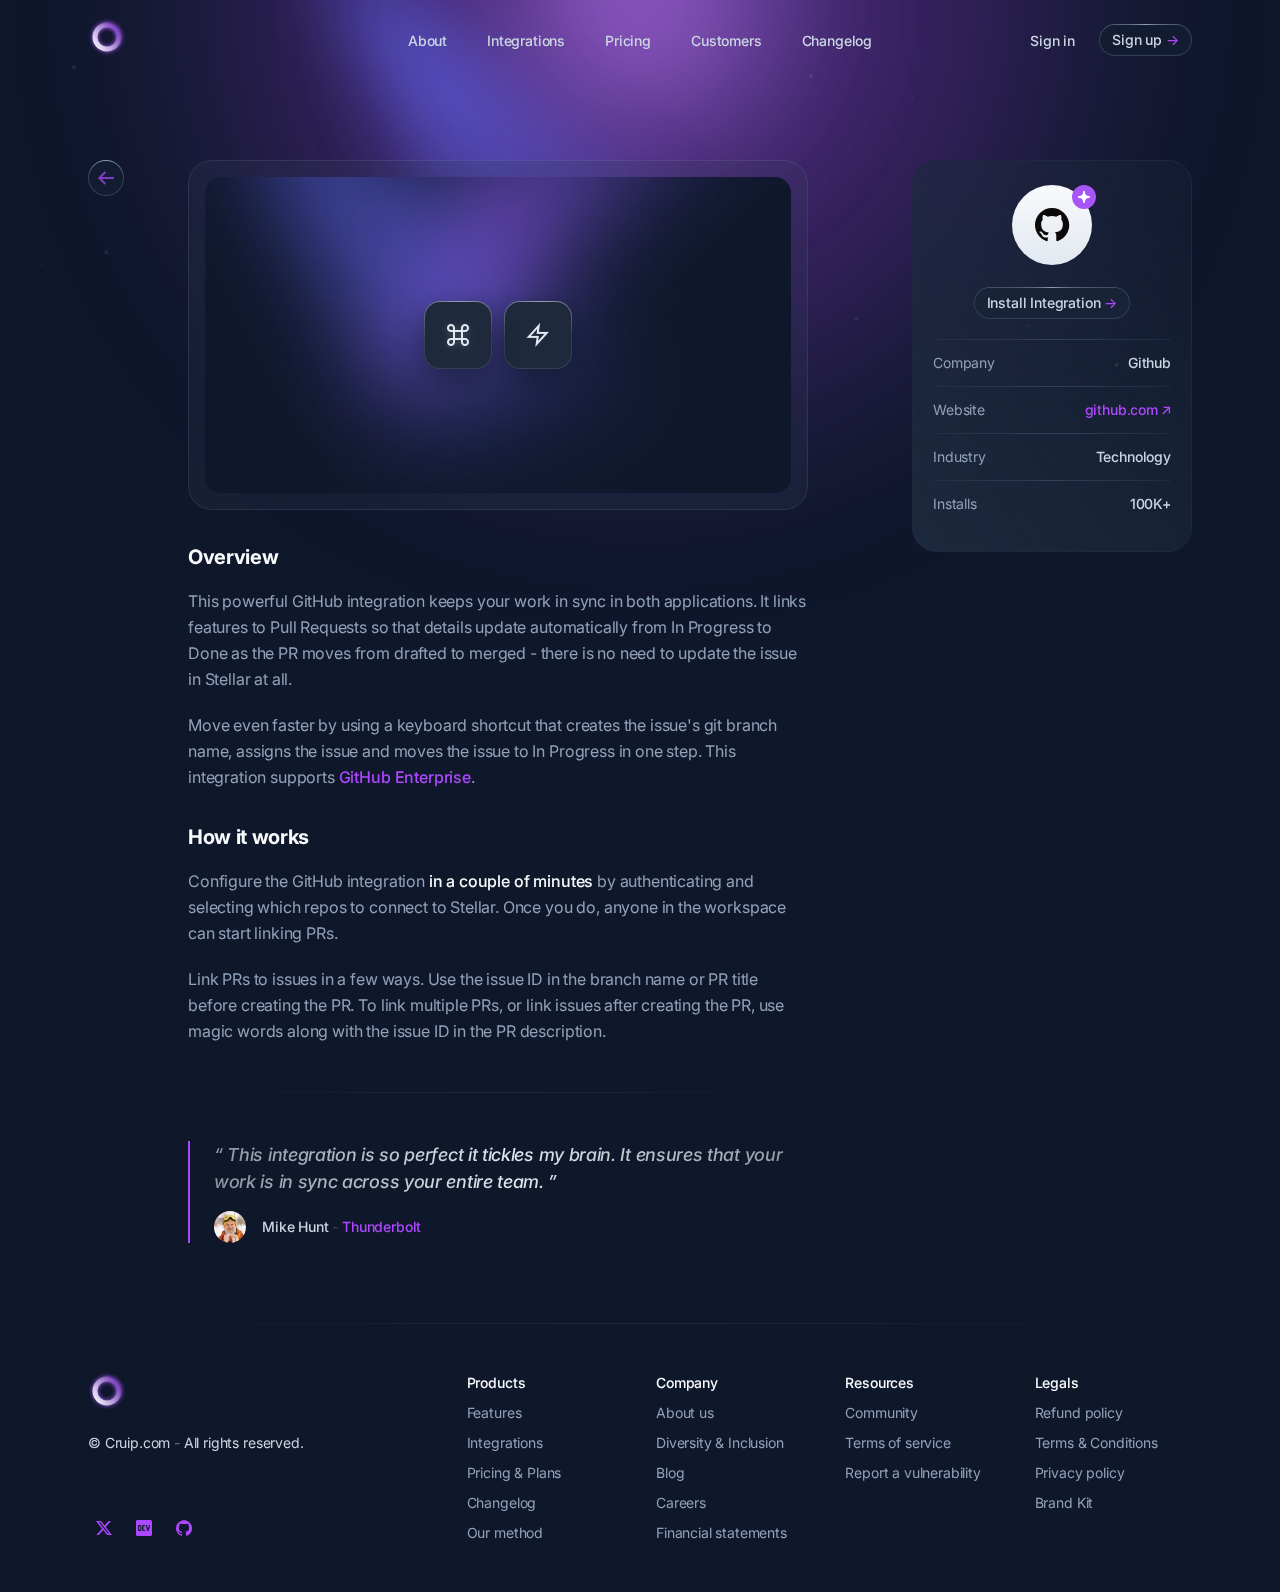
<file: integrations-single.html>
<!DOCTYPE html>
<html lang="en" class="scroll-smooth">

<head>
    <meta charset="utf-8">
    <title>Stellar HTML Demo - Integrations Post</title>
    <meta name="viewport" content="width=device-width,initial-scale=1">
    <link href="./css/vendors/aos.css" rel="stylesheet">
    <link rel="stylesheet" href="./css/vendors/swiper-bundle.min.css" />
    <link href="./style.css" rel="stylesheet">
</head>

<body class="font-inter antialiased bg-slate-900 text-slate-100 tracking-tight">

    <!-- Page wrapper -->
    <div class="flex flex-col min-h-screen overflow-hidden supports-[overflow:clip]:overflow-clip">

        <!-- Site header -->
        <header class="absolute w-full z-30">
            <div class="max-w-6xl mx-auto px-4 sm:px-6">
                <div class="flex items-center justify-between h-16 md:h-20">

                    <!-- Site branding -->
                    <div class="flex-1">
                        <!-- Logo -->
                        <a class="inline-flex" href="index.html" aria-label="Cruip">
                            <img class="max-w-none" src="./images/logo.svg" width="38" height="38" alt="Stellar">
                        </a>
                    </div>

                    <!-- Desktop navigation -->
                    <nav class="hidden md:flex md:grow">

                        <!-- Desktop menu links -->
                        <ul class="flex grow justify-center flex-wrap items-center">
                            <li>
                                <a class="font-medium text-sm text-slate-300 hover:text-white mx-4 lg:mx-5 transition duration-150 ease-in-out" href="about.html">About</a>
                            </li>
                            <li>
                                <a class="font-medium text-sm text-slate-300 hover:text-white mx-4 lg:mx-5 transition duration-150 ease-in-out" href="integrations.html">Integrations</a>
                            </li>
                            <li>
                                <a class="font-medium text-sm text-slate-300 hover:text-white mx-4 lg:mx-5 transition duration-150 ease-in-out" href="pricing.html">Pricing</a>
                            </li>
                            <li>
                                <a class="font-medium text-sm text-slate-300 hover:text-white mx-4 lg:mx-5 transition duration-150 ease-in-out" href="customers.html">Customers</a>
                            </li>
                            <li>
                                <a class="font-medium text-sm text-slate-300 hover:text-white mx-4 lg:mx-5 transition duration-150 ease-in-out" href="changelog.html">Changelog</a>
                            </li>
                        </ul>

                    </nav>

                    <!-- Desktop sign in links -->
                    <ul class="flex-1 flex justify-end items-center">
                        <li>
                            <a class="font-medium text-sm text-slate-300 hover:text-white whitespace-nowrap transition duration-150 ease-in-out" href="signin.html">Sign in</a>
                        </li>
                        <li class="ml-6">
                            <a class="btn-sm text-slate-300 hover:text-white transition duration-150 ease-in-out w-full group [background:linear-gradient(var(--color-slate-900),var(--color-slate-900))_padding-box,conic-gradient(var(--color-slate-400),var(--color-slate-700)_25%,var(--color-slate-700)_75%,var(--color-slate-400)_100%)_border-box] relative before:absolute before:inset-0 before:bg-slate-800/30 before:rounded-full before:pointer-events-none" href="signup.html">
                                <span class="relative inline-flex items-center">
                                    Sign up <span class="tracking-normal text-purple-500 group-hover:translate-x-0.5 transition-transform duration-150 ease-in-out ml-1">-&gt;</span>
                                </span>
                            </a>
                        </li>
                    </ul>

                    <!-- Mobile menu -->
                    <div class="md:hidden flex items-center ml-4" x-data="{ expanded: false }">
                    
                        <!-- Hamburger button -->
                        <button class="group inline-flex w-8 h-8 text-slate-300 hover:text-white text-center items-center justify-center transition" aria-controls="mobile-nav" :aria-expanded="expanded" @click.stop="expanded = !expanded">
                            <span class="sr-only">Menu</span>
                            <svg class="w-4 h-4 fill-current pointer-events-none" viewBox="0 0 16 16" xmlns="http://www.w3.org/2000/svg">
                                <rect class="origin-center transition-all duration-300 ease-[cubic-bezier(.5,.85,.25,1.1)] -translate-y-[5px] group-aria-expanded:rotate-[315deg] group-aria-expanded:translate-y-0" y="7" width="16" height="2" rx="1"></rect>
                                <rect class="origin-center group-aria-expanded:rotate-45 transition-all duration-300 ease-[cubic-bezier(.5,.85,.25,1.8)]" y="7" width="16" height="2" rx="1"></rect>
                                <rect class="origin-center transition-all duration-300 ease-[cubic-bezier(.5,.85,.25,1.1)] translate-y-[5px] group-aria-expanded:rotate-[135deg] group-aria-expanded:translate-y-0" y="7" width="16" height="2" rx="1"></rect>
                            </svg>
                        </button>   
                    
                        <!-- Mobile navigation -->
                        <nav id="mobile-nav" class="absolute top-full z-20 left-0 w-full px-4 sm:px-6 overflow-hidden transition-all duration-300 ease-in-out" x-ref="mobileNav" :style="expanded ? 'max-height: ' + $refs.mobileNav.scrollHeight + 'px; opacity: 1' : 'max-height: 0; opacity: .8'" @click.outside="expanded = false" @keydown.escape.window="expanded = false" x-cloak>
                            <ul class="border border-transparent [background:linear-gradient(var(--color-slate-900),var(--color-slate-900))_padding-box,conic-gradient(var(--color-slate-400),var(--color-slate-700)_25%,var(--color-slate-700)_75%,var(--color-slate-400)_100%)_border-box] rounded-lg px-4 py-1.5">
                                <li>
                                    <a class="flex font-medium text-sm text-slate-300 hover:text-white py-1.5" href="about.html">About</a>
                                </li>
                                <li>
                                    <a class="flex font-medium text-sm text-slate-300 hover:text-white py-1.5" href="integrations.html">Integrations</a>
                                </li>
                                <li>
                                    <a class="flex font-medium text-sm text-slate-300 hover:text-white py-1.5" href="pricing.html">Pricing</a>
                                </li>
                                <li>
                                    <a class="flex font-medium text-sm text-slate-300 hover:text-white py-1.5" href="customers.html">Customers</a>
                                </li>
                                <li>
                                    <a class="flex font-medium text-sm text-slate-300 hover:text-white py-1.5" href="changelog.html">Changelog</a>
                                </li>
                            </ul>
                        </nav>
                    
                    </div>

                </div>
            </div>
        </header>

        <!-- Page content -->
        <main class="grow">

            <section class="relative">
                
                <!-- Radial gradient -->
                <div class="absolute flex items-center justify-center top-0 -translate-y-1/2 left-1/2 -translate-x-1/2 pointer-events-none -z-10 w-[800px] aspect-square" aria-hidden="true">
                    <div class="absolute inset-0 translate-z-0 bg-purple-500 rounded-full blur-[120px] opacity-30"></div>
                    <div class="absolute w-64 h-64 translate-z-0 bg-purple-400 rounded-full blur-[80px] opacity-70"></div>
                </div>
                
                <!-- Particles animation -->
                <div class="absolute inset-0 h-96 -z-10" aria-hidden="true">
                    <canvas data-particle-animation data-particle-quantity="15"></canvas>
                </div>
                
                <!-- Illustration -->
                <div class="md:block absolute left-1/2 -translate-x-1/2 -mt-16 blur-2xl opacity-90 pointer-events-none -z-10" aria-hidden="true">
                    <img src="./images/page-illustration.svg" class="max-w-none" width="1440" height="427" alt="Page Illustration">
                </div>

                <div class="max-w-6xl mx-auto px-4 sm:px-6">
                    <div class="pt-32 md:pt-40">
            
                        <div class="md:flex md:justify-between">
            
                            <!-- Page content -->
                            <div class="md:grow pb-12 md:pb-20">
                                <div class="max-w-[720px]">
            
                                    <div class="flex flex-col lg:flex-row space-y-6 lg:space-y-0 lg:space-x-16">
            
                                        <!-- Back button -->
                                        <div class="shrink-0">
                                            <div class="sticky top-6">
                                                <a class="flex items-center justify-center w-9 h-9 group border border-transparent rounded-full [background:linear-gradient(var(--color-slate-900),var(--color-slate-900))_padding-box,conic-gradient(var(--color-slate-400),var(--color-slate-700)_25%,var(--color-slate-700)_75%,var(--color-slate-400)_100%)_border-box] relative before:absolute before:inset-0 before:bg-slate-800/30 before:rounded-full before:pointer-events-none" href="integrations.html">
                                                    <span class="sr-only">Go back</span>
                                                    <svg class="w-4 h-4 fill-purple-500" viewBox="0 0 16 16" xmlns="http://www.w3.org/2000/svg">
                                                        <path d="M6.7 14.7l1.4-1.4L3.8 9H16V7H3.8l4.3-4.3-1.4-1.4L0 8z" />
                                                    </svg>
                                                </a>
                                            </div>
                                        </div>
            
                                        <!-- Content -->
                                        <div>
                                            <article class="pb-12 mb-12 border-b [border-image:linear-gradient(to_right,transparent,var(--color-slate-800),transparent)1]">
    
                                                <figure class="bg-slate-700/20 border border-slate-300/10 p-4 rounded-3xl mb-8">
                                                    <img class="w-full rounded-2xl" src="./images/integration-image.png" width="586" height="316" alt="Integration image" />
                                                </figure>
            
                                                <h1 class="sr-only">GitHub</h1>
            
                                                <!-- Post content -->
                                                <div class="prose max-w-none text-slate-400 prose-headings:text-slate-50 prose-h2:text-xl prose-h2:mt-8 prose-h2:mb-4 prose-p:leading-relaxed prose-a:text-purple-500 prose-a:no-underline hover:prose-a:underline prose-strong:text-slate-50 prose-strong:font-medium prose-blockquote:pl-5 prose-blockquote:xl:-ml-5 prose-blockquote:border-l-2 prose-blockquote:border-purple-500 prose-blockquote:font-medium prose-blockquote:text-slate-300 prose-blockquote:italic">
                                                    <h2>Overview</h2>
                                                    <p>
                                                        This powerful GitHub integration keeps your work in sync in both applications. It links features to Pull Requests so that details update automatically from In Progress to Done as the PR moves from drafted to merged - there is no need to update the issue in Stellar at all.
                                                    </p>
                                                    <p>
                                                        Move even faster by using a keyboard shortcut that creates the issue's git branch name, assigns the issue and moves the issue to In Progress in one step. This integration supports <a href="#0">GitHub Enterprise</a>.
                                                    </p>
                                                    <h2>How it works</h2>
                                                    <p>
                                                        Configure the GitHub integration <strong class="text-slate-50 font-medium">in a couple of minutes</strong> by authenticating and selecting which repos to connect to Stellar. Once you do, anyone in the workspace can start linking PRs.
                                                    </p>
                                                    <p>
                                                        Link PRs to issues in a few ways. Use the issue ID in the branch name or PR title before creating the PR. To link multiple PRs, or link issues after creating the PR, use magic words along with the issue ID in the PR description.
                                                    </p>
                                                </div>
                                            </article>

                                            <aside class="pl-6 border-l-2 border-purple-500">
                                                <p class="inline-flex font-medium italic text-lg bg-clip-text text-transparent bg-linear-to-r from-slate-200/60 via-slate-200 to-slate-200/60 pb-4">“ This integration is so perfect it tickles my brain. It ensures that your work is in sync across your entire team. ”</p>
                                                <footer class="flex items-center space-x-4">
                                                    <img class="shrink-0 rounded-full" src="./images/post-avatar.jpg" width="32" height="32" alt="Author" />
                                                    <div class="text-sm font-medium text-slate-300">
                                                        Mike Hunt <span class="text-slate-700">-</span> <a class="text-purple-500 hover:underline" href="#0">Thunderbolt</a>
                                                    </div>
                                                </footer>
                                            </aside>
                                        </div>
                        
                                    </div>
            
                                </div>
                            </div>
            
                            <!-- Sidebar -->
                            <aside class="md:w-64 lg:w-80 md:shrink-0 md:pt-[3.75rem] lg:pt-0 pb-12 md:pb-20">
                                <div class="sticky top-6 md:pl-6 lg:pl-10">
            
                                    <!-- Sidebar content -->
                                    <div class="space-y-6">
            
                                        <!-- Widget -->
                                        <div class="bg-linear-to-tr from-slate-800 to-slate-800/25 rounded-3xl border border-slate-800">
                                            <div class="px-5 py-6">
                                                <div class="text-center mb-5">
                                                    <div class="mb-4">
                                                        <div class="relative inline-flex">
                                                            <img src="./images/integrations-08.svg" width="80" height="80" alt="Icon 08" />
                                                            <img class="absolute top-0 -right-1" src="./images/star.svg" width="24" height="24" alt="Star" aria-hidden="true" />
                                                        </div>
                                                    </div>
                                                    <button class="btn-sm text-slate-300 hover:text-white transition duration-150 ease-in-out group [background:linear-gradient(var(--color-slate-900),var(--color-slate-900))_padding-box,conic-gradient(var(--color-slate-400),var(--color-slate-700)_25%,var(--color-slate-700)_75%,var(--color-slate-400)_100%)_border-box] relative before:absolute before:inset-0 before:bg-slate-800/70 before:rounded-full before:pointer-events-none">
                                                        <span class="relative inline-flex items-center">
                                                            Install Integration <span class="tracking-normal text-purple-500 group-hover:translate-x-0.5 transition-transform duration-150 ease-in-out ml-1">-&gt;</span>
                                                        </span>
                                                    </button>
                                                </div>
                                                <ul class="text-sm">
                                                    <li class="flex items-center justify-between space-x-2 py-3 border-t [border-image:linear-gradient(to_right,--theme(--color-slate-700/.3),--theme(--color-slate-700),--theme(--color-slate-700/.3))1]">
                                                        <span class="text-slate-400">Company</span>
                                                        <span class="text-slate-300 font-medium">Github</span>
                                                    </li>
                                                    <li class="flex items-center justify-between space-x-2 py-3 border-t [border-image:linear-gradient(to_right,--theme(--color-slate-700/.3),--theme(--color-slate-700),--theme(--color-slate-700/.3))1]">
                                                        <span class="text-slate-400">Website</span>
                                                        <a class="text-purple-500 font-medium flex items-center space-x-1" href="#0">
                                                            <span>github.com</span>
                                                            <svg class="fill-current" xmlns="http://www.w3.org/2000/svg" width="9" height="9">
                                                                <path d="m1.285 8.514-.909-.915 5.513-5.523H1.663l.01-1.258h6.389v6.394H6.794l.01-4.226z" />
                                                            </svg>
                                                        </a>
                                                    </li>
                                                    <li class="flex items-center justify-between space-x-2 py-3 border-t [border-image:linear-gradient(to_right,--theme(--color-slate-700/.3),--theme(--color-slate-700),--theme(--color-slate-700/.3))1]">
                                                        <span class="text-slate-400">Industry</span>
                                                        <span class="text-slate-300 font-medium">Technology</span>
                                                    </li>
                                                    <li class="flex items-center justify-between space-x-2 py-3 border-t [border-image:linear-gradient(to_right,--theme(--color-slate-700/.3),--theme(--color-slate-700),--theme(--color-slate-700/.3))1]">
                                                        <span class="text-slate-400">Installs</span>
                                                        <span class="text-slate-300 font-medium">100K+</span>
                                                    </li>
                                                </ul>
                                            </div>
                                        </div>
            
                                    </div>
            
                                </div>
                            </aside>
            
                        </div>
            
                    </div>
                </div>
            </section>

        </main>

        <!-- Site footer -->
        <footer>
            <div class="max-w-6xl mx-auto px-4 sm:px-6">
        
                <!-- Blocks -->
                <div class="grid sm:grid-cols-12 gap-8 py-8 md:py-12 border-t [border-image:linear-gradient(to_right,transparent,var(--color-slate-800),transparent)1]">
        
                    <!-- 1st block -->
                    <div class="sm:col-span-12 lg:col-span-4 order-1 lg:order-none">
                        <div class="h-full flex flex-col sm:flex-row lg:flex-col justify-between">
                            <div class="mb-4 sm:mb-0">
                                <div class="mb-4">
                                    <!-- Logo -->
                                    <a class="inline-flex" href="index.html" aria-label="Cruip">
                                        <img src="./images/logo.svg" width="38" height="38" alt="Stellar">
                                    </a>
                                </div>
                                <div class="text-sm text-slate-300">&copy; Cruip.com <span class="text-slate-500">-</span> All rights reserved.</div>
                            </div>
                            <!-- Social links -->
                            <ul class="flex">
                                <li>
                                    <a class="flex justify-center items-center text-purple-500 hover:text-purple-400 transition duration-150 ease-in-out" href="#0" aria-label="Twitter">
                                        <svg class="w-8 h-8 fill-current" viewBox="0 0 32 32" xmlns="http://www.w3.org/2000/svg">
                                            <path d="m13.063 9 3.495 4.475L20.601 9h2.454l-5.359 5.931L24 23h-4.938l-3.866-4.893L10.771 23H8.316l5.735-6.342L8 9h5.063Zm-.74 1.347h-1.457l8.875 11.232h1.36l-8.778-11.232Z" />
                                        </svg>
                                    </a>
                                </li>
                                <li class="ml-2">
                                    <a class="flex justify-center items-center text-purple-500 hover:text-purple-400 transition duration-150 ease-in-out" href="#0" aria-label="Dev.to">
                                        <svg xmlns="http://www.w3.org/2000/svg" width="32" height="32">
                                            <path class="w-8 h-8 fill-current" d="M12.29 14.3a.69.69 0 0 0-.416-.155h-.623v3.727h.623a.689.689 0 0 0 .416-.156.543.543 0 0 0 .21-.466v-2.488a.547.547 0 0 0-.21-.462ZM22.432 8H9.568C8.704 8 8.002 8.7 8 9.564v12.872A1.568 1.568 0 0 0 9.568 24h12.864c.864 0 1.566-.7 1.568-1.564V9.564A1.568 1.568 0 0 0 22.432 8Zm-8.925 9.257a1.631 1.631 0 0 1-1.727 1.687h-1.657v-5.909h1.692a1.631 1.631 0 0 1 1.692 1.689v2.533ZM17.1 14.09h-1.9v1.372h1.163v1.057H15.2v1.371h1.9v1.056h-2.217a.72.72 0 0 1-.74-.7v-4.471a.721.721 0 0 1 .7-.739H17.1v1.054Zm3.7 4.118c-.471 1.1-1.316.88-1.694 0l-1.372-5.172H18.9l1.058 4.064 1.056-4.062h1.164l-1.378 5.17Z" />
                                        </svg>
                                    </a>
                                </li>
                                <li class="ml-2">
                                    <a class="flex justify-center items-center text-purple-500 hover:text-purple-400 transition duration-150 ease-in-out" href="#0" aria-label="Github">
                                        <svg class="w-8 h-8 fill-current" viewBox="0 0 32 32" xmlns="http://www.w3.org/2000/svg">
                                            <path d="M16 8.2c-4.4 0-8 3.6-8 8 0 3.5 2.3 6.5 5.5 7.6.4.1.5-.2.5-.4V22c-2.2.5-2.7-1-2.7-1-.4-.9-.9-1.2-.9-1.2-.7-.5.1-.5.1-.5.8.1 1.2.8 1.2.8.7 1.3 1.9.9 2.3.7.1-.5.3-.9.5-1.1-1.8-.2-3.6-.9-3.6-4 0-.9.3-1.6.8-2.1-.1-.2-.4-1 .1-2.1 0 0 .7-.2 2.2.8.6-.2 1.3-.3 2-.3s1.4.1 2 .3c1.5-1 2.2-.8 2.2-.8.4 1.1.2 1.9.1 2.1.5.6.8 1.3.8 2.1 0 3.1-1.9 3.7-3.7 3.9.3.4.6.9.6 1.6v2.2c0 .2.1.5.6.4 3.2-1.1 5.5-4.1 5.5-7.6-.1-4.4-3.7-8-8.1-8z" />
                                        </svg>
                                    </a>
                                </li>
                            </ul>
                        </div>
                    </div>
        
                    <!-- 2nd block -->
                    <div class="sm:col-span-6 md:col-span-3 lg:col-span-2">
                        <h6 class="text-sm text-slate-50 font-medium mb-2">Products</h6>
                        <ul class="text-sm space-y-2">
                            <li>
                                <a class="text-slate-400 hover:text-slate-200 transition duration-150 ease-in-out" href="#0">Features</a>
                            </li>
                            <li>
                                <a class="text-slate-400 hover:text-slate-200 transition duration-150 ease-in-out" href="#0">Integrations</a>
                            </li>
                            <li>
                                <a class="text-slate-400 hover:text-slate-200 transition duration-150 ease-in-out" href="#0">Pricing & Plans</a>
                            </li>
                            <li>
                                <a class="text-slate-400 hover:text-slate-200 transition duration-150 ease-in-out" href="#0">Changelog</a>
                            </li>
                            <li>
                                <a class="text-slate-400 hover:text-slate-200 transition duration-150 ease-in-out" href="#0">Our method</a>
                            </li>
                        </ul>
                    </div>
        
                    <!-- 3rd block -->
                    <div class="sm:col-span-6 md:col-span-3 lg:col-span-2">
                        <h6 class="text-sm text-slate-50 font-medium mb-2">Company</h6>
                        <ul class="text-sm space-y-2">
                            <li>
                                <a class="text-slate-400 hover:text-slate-200 transition duration-150 ease-in-out" href="#0">About us</a>
                            </li>
                            <li>
                                <a class="text-slate-400 hover:text-slate-200 transition duration-150 ease-in-out" href="#0">Diversity & Inclusion</a>
                            </li>
                            <li>
                                <a class="text-slate-400 hover:text-slate-200 transition duration-150 ease-in-out" href="#0">Blog</a>
                            </li>
                            <li>
                                <a class="text-slate-400 hover:text-slate-200 transition duration-150 ease-in-out" href="#0">Careers</a>
                            </li>
                            <li>
                                <a class="text-slate-400 hover:text-slate-200 transition duration-150 ease-in-out" href="#0">Financial statements</a>
                            </li>
                        </ul>
                    </div>
        
                    <!-- 4th block -->
                    <div class="sm:col-span-6 md:col-span-3 lg:col-span-2">
                        <h6 class="text-sm text-slate-50 font-medium mb-2">Resources</h6>
                        <ul class="text-sm space-y-2">
                            <li>
                                <a class="text-slate-400 hover:text-slate-200 transition duration-150 ease-in-out" href="#0">Community</a>
                            </li>
                            <li>
                                <a class="text-slate-400 hover:text-slate-200 transition duration-150 ease-in-out" href="#0">Terms of service</a>
                            </li>
                            <li>
                                <a class="text-slate-400 hover:text-slate-200 transition duration-150 ease-in-out" href="#0">Report a vulnerability</a>
                            </li>
                        </ul>
                    </div>
        
                    <!-- 5th block -->
                    <div class="sm:col-span-6 md:col-span-3 lg:col-span-2">
                        <h6 class="text-sm text-slate-50 font-medium mb-2">Legals</h6>
                        <ul class="text-sm space-y-2">
                            <li>
                                <a class="text-slate-400 hover:text-slate-200 transition duration-150 ease-in-out" href="#0">Refund policy</a>
                            </li>
                            <li>
                                <a class="text-slate-400 hover:text-slate-200 transition duration-150 ease-in-out" href="#0">Terms & Conditions</a>
                            </li>
                            <li>
                                <a class="text-slate-400 hover:text-slate-200 transition duration-150 ease-in-out" href="#0">Privacy policy</a>
                            </li>
                            <li>
                                <a class="text-slate-400 hover:text-slate-200 transition duration-150 ease-in-out" href="#0">Brand Kit</a>
                            </li>
                        </ul>
                    </div>
        
                </div>
        
            </div>
        </footer>

    </div>

    <script src="./js/vendors/alpinejs.min.js" defer></script>
    <script src="./js/vendors/aos.js"></script>
    <script src="./js/vendors/swiper-bundle.min.js"></script>
    <script src="./js/main.js"></script>

</body>

</html>
</file>
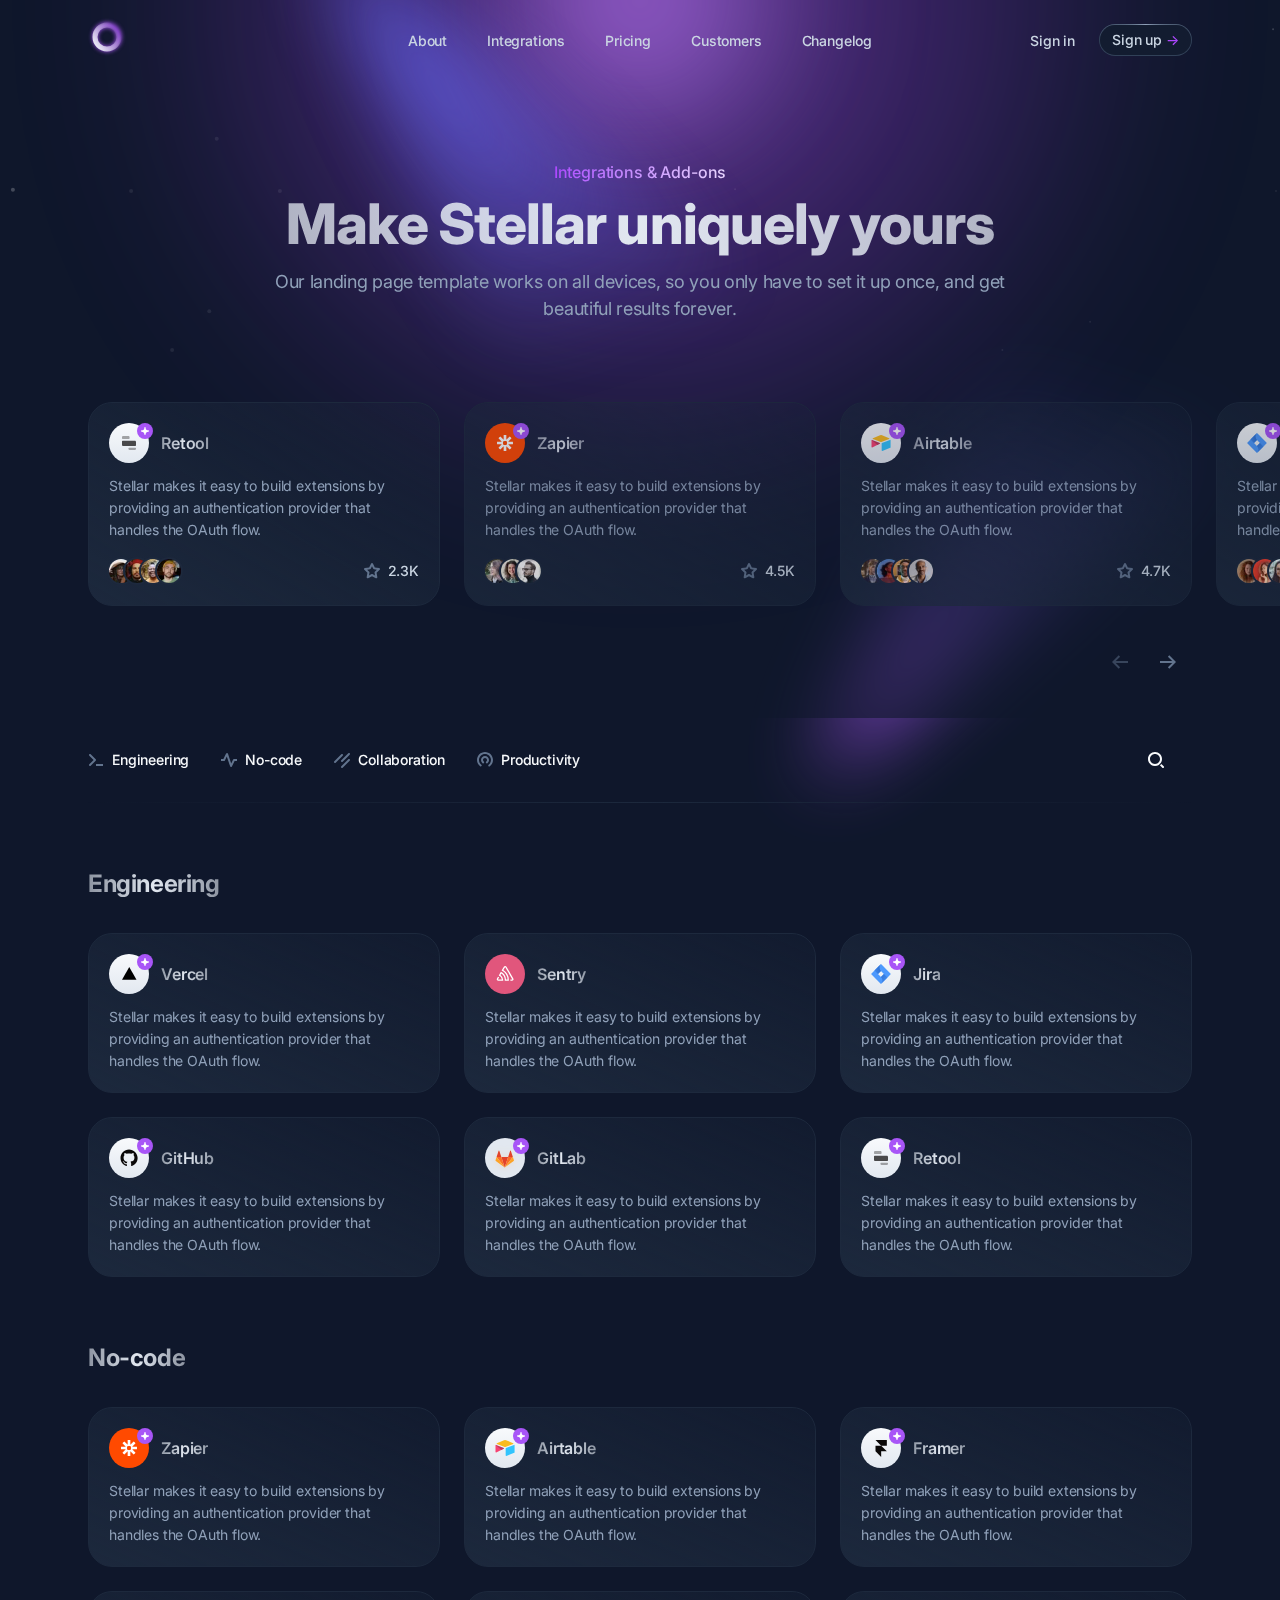
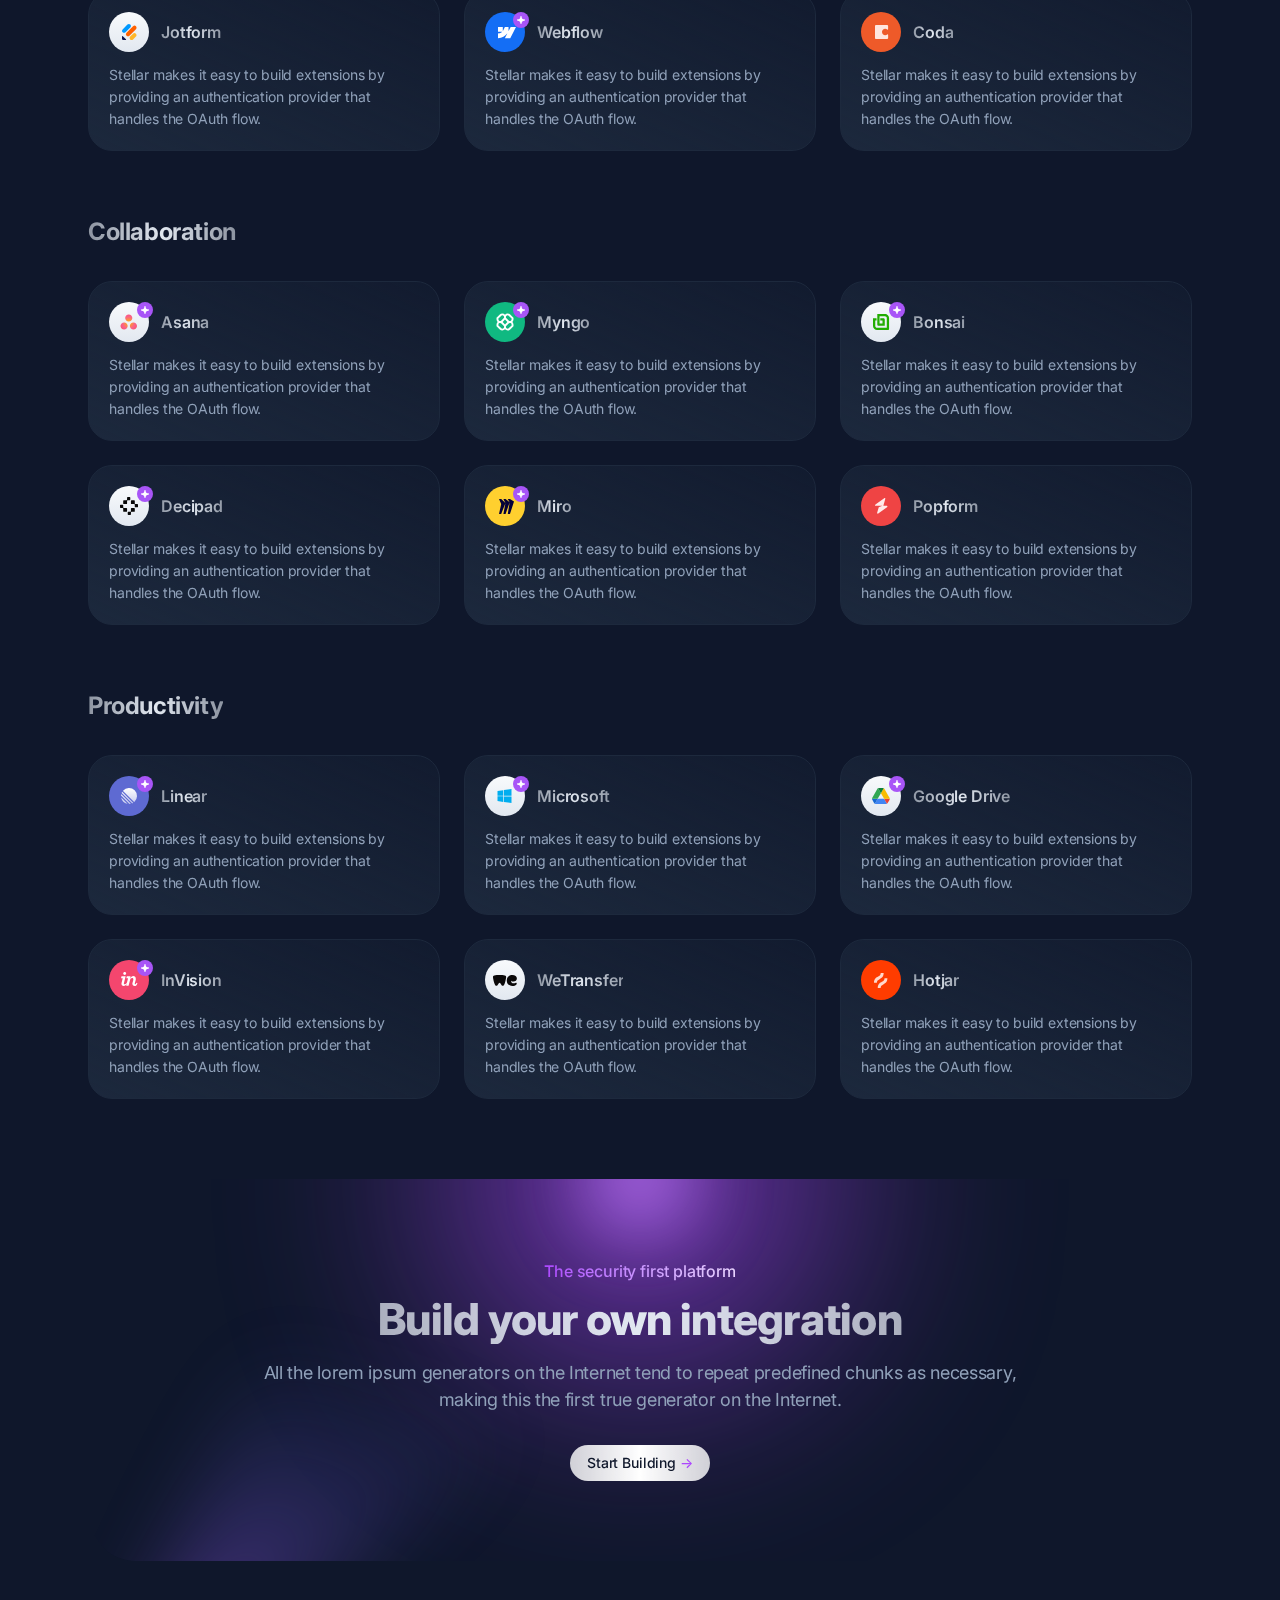
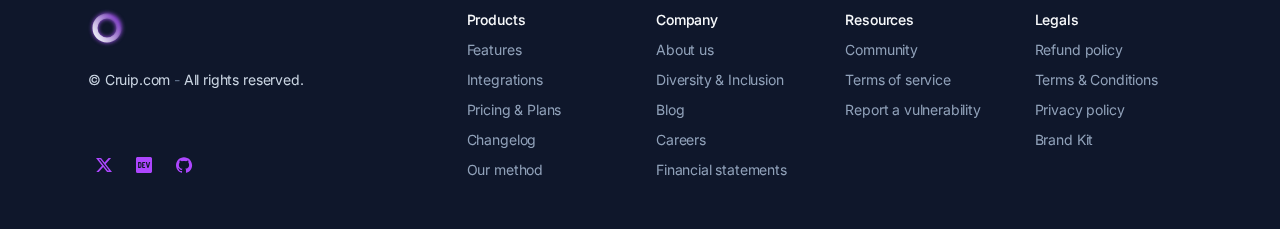
<file: integrations.html>
<!DOCTYPE html>
<html lang="en" class="scroll-smooth">

<head>
    <meta charset="utf-8">
    <title>Stellar HTML Demo - Integrations</title>
    <meta name="viewport" content="width=device-width,initial-scale=1">
    <link href="./css/vendors/aos.css" rel="stylesheet">
    <link rel="stylesheet" href="./css/vendors/swiper-bundle.min.css" />
    <link href="./style.css" rel="stylesheet">
</head>

<body class="font-inter antialiased bg-slate-900 text-slate-100 tracking-tight">

    <!-- Page wrapper -->
    <div class="flex flex-col min-h-screen overflow-hidden supports-[overflow:clip]:overflow-clip">

        <!-- Site header -->
        <header class="absolute w-full z-30">
            <div class="max-w-6xl mx-auto px-4 sm:px-6">
                <div class="flex items-center justify-between h-16 md:h-20">

                    <!-- Site branding -->
                    <div class="flex-1">
                        <!-- Logo -->
                        <a class="inline-flex" href="index.html" aria-label="Cruip">
                            <img class="max-w-none" src="./images/logo.svg" width="38" height="38" alt="Stellar">
                        </a>
                    </div>

                    <!-- Desktop navigation -->
                    <nav class="hidden md:flex md:grow">

                        <!-- Desktop menu links -->
                        <ul class="flex grow justify-center flex-wrap items-center">
                            <li>
                                <a class="font-medium text-sm text-slate-300 hover:text-white mx-4 lg:mx-5 transition duration-150 ease-in-out" href="about.html">About</a>
                            </li>
                            <li>
                                <a class="font-medium text-sm text-slate-300 hover:text-white mx-4 lg:mx-5 transition duration-150 ease-in-out" href="integrations.html">Integrations</a>
                            </li>
                            <li>
                                <a class="font-medium text-sm text-slate-300 hover:text-white mx-4 lg:mx-5 transition duration-150 ease-in-out" href="pricing.html">Pricing</a>
                            </li>
                            <li>
                                <a class="font-medium text-sm text-slate-300 hover:text-white mx-4 lg:mx-5 transition duration-150 ease-in-out" href="customers.html">Customers</a>
                            </li>
                            <li>
                                <a class="font-medium text-sm text-slate-300 hover:text-white mx-4 lg:mx-5 transition duration-150 ease-in-out" href="changelog.html">Changelog</a>
                            </li>
                        </ul>

                    </nav>

                    <!-- Desktop sign in links -->
                    <ul class="flex-1 flex justify-end items-center">
                        <li>
                            <a class="font-medium text-sm text-slate-300 hover:text-white whitespace-nowrap transition duration-150 ease-in-out" href="signin.html">Sign in</a>
                        </li>
                        <li class="ml-6">
                            <a class="btn-sm text-slate-300 hover:text-white transition duration-150 ease-in-out w-full group [background:linear-gradient(var(--color-slate-900),var(--color-slate-900))_padding-box,conic-gradient(var(--color-slate-400),var(--color-slate-700)_25%,var(--color-slate-700)_75%,var(--color-slate-400)_100%)_border-box] relative before:absolute before:inset-0 before:bg-slate-800/30 before:rounded-full before:pointer-events-none" href="signup.html">
                                <span class="relative inline-flex items-center">
                                    Sign up <span class="tracking-normal text-purple-500 group-hover:translate-x-0.5 transition-transform duration-150 ease-in-out ml-1">-&gt;</span>
                                </span>
                            </a>
                        </li>
                    </ul>

                    <!-- Mobile menu -->
                    <div class="md:hidden flex items-center ml-4" x-data="{ expanded: false }">
                    
                        <!-- Hamburger button -->
                        <button class="group inline-flex w-8 h-8 text-slate-300 hover:text-white text-center items-center justify-center transition" aria-controls="mobile-nav" :aria-expanded="expanded" @click.stop="expanded = !expanded">
                            <span class="sr-only">Menu</span>
                            <svg class="w-4 h-4 fill-current pointer-events-none" viewBox="0 0 16 16" xmlns="http://www.w3.org/2000/svg">
                                <rect class="origin-center transition-all duration-300 ease-[cubic-bezier(.5,.85,.25,1.1)] -translate-y-[5px] group-aria-expanded:rotate-[315deg] group-aria-expanded:translate-y-0" y="7" width="16" height="2" rx="1"></rect>
                                <rect class="origin-center group-aria-expanded:rotate-45 transition-all duration-300 ease-[cubic-bezier(.5,.85,.25,1.8)]" y="7" width="16" height="2" rx="1"></rect>
                                <rect class="origin-center transition-all duration-300 ease-[cubic-bezier(.5,.85,.25,1.1)] translate-y-[5px] group-aria-expanded:rotate-[135deg] group-aria-expanded:translate-y-0" y="7" width="16" height="2" rx="1"></rect>
                            </svg>
                        </button>   
                    
                        <!-- Mobile navigation -->
                        <nav id="mobile-nav" class="absolute top-full z-20 left-0 w-full px-4 sm:px-6 overflow-hidden transition-all duration-300 ease-in-out" x-ref="mobileNav" :style="expanded ? 'max-height: ' + $refs.mobileNav.scrollHeight + 'px; opacity: 1' : 'max-height: 0; opacity: .8'" @click.outside="expanded = false" @keydown.escape.window="expanded = false" x-cloak>
                            <ul class="border border-transparent [background:linear-gradient(var(--color-slate-900),var(--color-slate-900))_padding-box,conic-gradient(var(--color-slate-400),var(--color-slate-700)_25%,var(--color-slate-700)_75%,var(--color-slate-400)_100%)_border-box] rounded-lg px-4 py-1.5">
                                <li>
                                    <a class="flex font-medium text-sm text-slate-300 hover:text-white py-1.5" href="about.html">About</a>
                                </li>
                                <li>
                                    <a class="flex font-medium text-sm text-slate-300 hover:text-white py-1.5" href="integrations.html">Integrations</a>
                                </li>
                                <li>
                                    <a class="flex font-medium text-sm text-slate-300 hover:text-white py-1.5" href="pricing.html">Pricing</a>
                                </li>
                                <li>
                                    <a class="flex font-medium text-sm text-slate-300 hover:text-white py-1.5" href="customers.html">Customers</a>
                                </li>
                                <li>
                                    <a class="flex font-medium text-sm text-slate-300 hover:text-white py-1.5" href="changelog.html">Changelog</a>
                                </li>
                            </ul>
                        </nav>
                    
                    </div>

                </div>
            </div>
        </header>

        <!-- Page content -->
        <main class="grow">

            <!-- Hero -->
            <section class="relative">

                <!-- Illustration 02 -->
                <div class="md:block absolute left-1/2 -translate-x-1/2 bottom-0 -mb-16 blur-2xl opacity-90 pointer-events-none -z-10" aria-hidden="true">
                    <img src="./images/page-illustration-02.svg" class="max-w-none" width="1440" height="427" alt="Page Illustration 02">
                </div>
                
                <!-- Opacity layer -->
                <div class="absolute inset-0 bg-slate-900 opacity-60 -z-10" aria-hidden="true"></div>

                <!-- Radial gradient -->
                <div class="absolute flex items-center justify-center top-0 -translate-y-1/2 left-1/2 -translate-x-1/2 pointer-events-none -z-10 w-[800px] aspect-square" aria-hidden="true">
                    <div class="absolute inset-0 translate-z-0 bg-purple-500 rounded-full blur-[120px] opacity-30"></div>
                    <div class="absolute w-64 h-64 translate-z-0 bg-purple-400 rounded-full blur-[80px] opacity-70"></div>
                </div>

                <!-- Particles animation -->
                <div class="absolute inset-0 h-96 -z-10" aria-hidden="true">
                    <canvas data-particle-animation data-particle-quantity="15"></canvas>
                </div>

                <!-- Illustration -->
                <div class="md:block absolute left-1/2 -translate-x-1/2 -mt-16 blur-2xl opacity-90 pointer-events-none -z-10" aria-hidden="true">
                    <img src="./images/page-illustration.svg" class="max-w-none" width="1440" height="427" alt="Page Illustration">
                </div>

                <div class="max-w-6xl mx-auto px-4 sm:px-6">
                    <div class="pt-32 md:pt-40">

                        <!-- Hero content -->
                        <div class="text-center pb-12 md:pb-20">
                            <div class="inline-flex font-medium bg-clip-text text-transparent bg-linear-to-r from-purple-500 to-purple-200 pb-3">Integrations &amp; Add-ons</div>
                            <h1 class="h1 bg-clip-text text-transparent bg-linear-to-r from-slate-200/60 via-slate-200 to-slate-200/60 pb-4">Make Stellar uniquely yours</h1>
                            <div class="max-w-3xl mx-auto">
                                <p class="text-lg text-slate-400">Our landing page template works on all devices, so you only have to set it up once, and get beautiful results forever.</p>
                            </div>
                        </div>

                        <!-- Carousel built with Swiper.js [https://swiperjs.com/] -->
                        <!-- * Initialized in src/js/main.js -->
                        <!-- * Custom styles in src/css/additional-styles/theme.scss -->
                        <div class="stellar-carousel swiper-container group">
                            <div class="swiper-wrapper w-fit">
                                <!-- Carousel items -->
                                <div class="swiper-slide h-auto bg-linear-to-tr from-slate-800 to-slate-800/25 rounded-3xl border border-slate-800 hover:border-slate-700/60 transition-colors group relative">
                                    <div class="flex flex-col p-5 h-full">
                                        <div class="flex items-center space-x-3 mb-3">
                                            <div class="relative">
                                                <img src="./images/integrations-01.svg" width="40" height="40" alt="Icon 01">
                                                <img class="absolute top-0 -right-1" src="./images/star.svg" width="16" height="16" alt="Star" aria-hidden="true">
                                            </div>
                                            <a class="font-semibold bg-clip-text text-transparent bg-linear-to-r from-slate-200/60 via-slate-200 to-slate-200/60 group-hover:before:absolute group-hover:before:inset-0" href="integrations-single.html">Retool</a>
                                        </div>
                                        <div class="grow mb-4">
                                            <div class="text-sm text-slate-400">Stellar makes it easy to build extensions by providing an authentication provider that handles the OAuth flow.</div>
                                        </div>
                                        <div class="flex justify-between">
                                            <div class="flex -space-x-3 -ml-0.5">
                                                <img class="rounded-full border-2 border-slate-800 box-content" src="./images/avatar-01.jpg" width="24" height="24" alt="Avatar 01">
                                                <img class="rounded-full border-2 border-slate-800 box-content" src="./images/avatar-02.jpg" width="24" height="24" alt="Avatar 02">
                                                <img class="rounded-full border-2 border-slate-800 box-content" src="./images/avatar-03.jpg" width="24" height="24" alt="Avatar 03">
                                                <img class="rounded-full border-2 border-slate-800 box-content" src="./images/avatar-04.jpg" width="24" height="24" alt="Avatar 04">
                                            </div>
                                            <button class="flex items-center space-x-2 font-medium text-sm text-slate-300 hover:text-white transition-colors">
                                                <span class="sr-only">Like</span>
                                                <svg xmlns="http://www.w3.org/2000/svg" width="16" height="16">
                                                    <path class="fill-slate-500" d="M11.86 15.154 8 13.125l-3.86 2.03c-.726.386-1.591-.236-1.45-1.055l.737-4.299L.303 6.757a1 1 0 0 1 .555-1.706l4.316-.627L7.104.512c.337-.683 1.458-.683 1.794 0l1.93 3.911 4.317.627a1.001 1.001 0 0 1 .555 1.706l-3.124 3.045.737 4.3c.14.822-.726 1.435-1.452 1.053ZM8.468 11.11l2.532 1.331-.483-2.82a1 1 0 0 1 .287-.885l2.049-1.998-2.831-.41a.996.996 0 0 1-.753-.548L8 3.214 6.734 5.78a1 1 0 0 1-.753.547l-2.831.411 2.049 1.998a1 1 0 0 1 .287.885l-.483 2.82 2.532-1.33a.998.998 0 0 1 .932 0Z" />
                                                </svg>
                                                <span>2.3K</span>
                                            </button>
                                        </div>
                                    </div>
                                </div>
                                <div class="swiper-slide h-auto bg-linear-to-tr from-slate-800 to-slate-800/25 rounded-3xl border border-slate-800 hover:border-slate-700/60 transition-colors group relative">
                                    <div class="flex flex-col p-5 h-full">
                                        <div class="flex items-center space-x-3 mb-3">
                                            <div class="relative">
                                                <img src="./images/integrations-02.svg" width="40" height="40" alt="Icon 02">
                                                <img class="absolute top-0 -right-1" src="./images/star.svg" width="16" height="16" alt="Star" aria-hidden="true">
                                            </div>
                                            <a class="font-semibold bg-clip-text text-transparent bg-linear-to-r from-slate-200/60 via-slate-200 to-slate-200/60 group-hover:before:absolute group-hover:before:inset-0" href="integrations-single.html">Zapier</a>
                                        </div>
                                        <div class="grow mb-4">
                                            <div class="text-sm text-slate-400">Stellar makes it easy to build extensions by providing an authentication provider that handles the OAuth flow.</div>
                                        </div>
                                        <div class="flex justify-between">
                                            <div class="flex -space-x-3 -ml-0.5">
                                                <img class="rounded-full border-2 border-slate-800 box-content" src="./images/avatar-05.jpg" width="24" height="24" alt="Avatar 05">
                                                <img class="rounded-full border-2 border-slate-800 box-content" src="./images/avatar-06.jpg" width="24" height="24" alt="Avatar 06">
                                                <img class="rounded-full border-2 border-slate-800 box-content" src="./images/avatar-07.jpg" width="24" height="24" alt="Avatar 07">
                                            </div>
                                            <button class="flex items-center space-x-2 font-medium text-sm text-slate-300 hover:text-white transition-colors">
                                                <span class="sr-only">Like</span>
                                                <svg xmlns="http://www.w3.org/2000/svg" width="16" height="16">
                                                    <path class="fill-slate-500" d="M11.86 15.154 8 13.125l-3.86 2.03c-.726.386-1.591-.236-1.45-1.055l.737-4.299L.303 6.757a1 1 0 0 1 .555-1.706l4.316-.627L7.104.512c.337-.683 1.458-.683 1.794 0l1.93 3.911 4.317.627a1.001 1.001 0 0 1 .555 1.706l-3.124 3.045.737 4.3c.14.822-.726 1.435-1.452 1.053ZM8.468 11.11l2.532 1.331-.483-2.82a1 1 0 0 1 .287-.885l2.049-1.998-2.831-.41a.996.996 0 0 1-.753-.548L8 3.214 6.734 5.78a1 1 0 0 1-.753.547l-2.831.411 2.049 1.998a1 1 0 0 1 .287.885l-.483 2.82 2.532-1.33a.998.998 0 0 1 .932 0Z" />
                                                </svg>
                                                <span>4.5K</span>
                                            </button>
                                        </div>
                                    </div>
                                </div>
                                <div class="swiper-slide h-auto bg-linear-to-tr from-slate-800 to-slate-800/25 rounded-3xl border border-slate-800 hover:border-slate-700/60 transition-colors group relative">
                                    <div class="flex flex-col p-5 h-full">
                                        <div class="flex items-center space-x-3 mb-3">
                                            <div class="relative">
                                                <img src="./images/integrations-03.svg" width="40" height="40" alt="Icon 03">
                                                <img class="absolute top-0 -right-1" src="./images/star.svg" width="16" height="16" alt="Star" aria-hidden="true">
                                            </div>
                                            <a class="font-semibold bg-clip-text text-transparent bg-linear-to-r from-slate-200/60 via-slate-200 to-slate-200/60 group-hover:before:absolute group-hover:before:inset-0" href="integrations-single.html">Airtable</a>
                                        </div>
                                        <div class="grow mb-4">
                                            <div class="text-sm text-slate-400">Stellar makes it easy to build extensions by providing an authentication provider that handles the OAuth flow.</div>
                                        </div>
                                        <div class="flex justify-between">
                                            <div class="flex -space-x-3 -ml-0.5">
                                                <img class="rounded-full border-2 border-slate-800 box-content" src="./images/avatar-08.jpg" width="24" height="24" alt="Avatar 08">
                                                <img class="rounded-full border-2 border-slate-800 box-content" src="./images/avatar-09.jpg" width="24" height="24" alt="Avatar 09">
                                                <img class="rounded-full border-2 border-slate-800 box-content" src="./images/avatar-10.jpg" width="24" height="24" alt="Avatar 10">
                                                <img class="rounded-full border-2 border-slate-800 box-content" src="./images/avatar-11.jpg" width="24" height="24" alt="Avatar 11">
                                            </div>
                                            <button class="flex items-center space-x-2 font-medium text-sm text-slate-300 hover:text-white transition-colors">
                                                <span class="sr-only">Like</span>
                                                <svg xmlns="http://www.w3.org/2000/svg" width="16" height="16">
                                                    <path class="fill-slate-500" d="M11.86 15.154 8 13.125l-3.86 2.03c-.726.386-1.591-.236-1.45-1.055l.737-4.299L.303 6.757a1 1 0 0 1 .555-1.706l4.316-.627L7.104.512c.337-.683 1.458-.683 1.794 0l1.93 3.911 4.317.627a1.001 1.001 0 0 1 .555 1.706l-3.124 3.045.737 4.3c.14.822-.726 1.435-1.452 1.053ZM8.468 11.11l2.532 1.331-.483-2.82a1 1 0 0 1 .287-.885l2.049-1.998-2.831-.41a.996.996 0 0 1-.753-.548L8 3.214 6.734 5.78a1 1 0 0 1-.753.547l-2.831.411 2.049 1.998a1 1 0 0 1 .287.885l-.483 2.82 2.532-1.33a.998.998 0 0 1 .932 0Z" />
                                                </svg>
                                                <span>4.7K</span>
                                            </button>
                                        </div>
                                    </div>
                                </div>
                                <div class="swiper-slide h-auto bg-linear-to-tr from-slate-800 to-slate-800/25 rounded-3xl border border-slate-800 hover:border-slate-700/60 transition-colors group relative">
                                    <div class="flex flex-col p-5 h-full">
                                        <div class="flex items-center space-x-3 mb-3">
                                            <div class="relative">
                                                <img src="./images/integrations-04.svg" width="40" height="40" alt="Icon 04">
                                                <img class="absolute top-0 -right-1" src="./images/star.svg" width="16" height="16" alt="Star" aria-hidden="true">
                                            </div>
                                            <a class="font-semibold bg-clip-text text-transparent bg-linear-to-r from-slate-200/60 via-slate-200 to-slate-200/60 group-hover:before:absolute group-hover:before:inset-0" href="integrations-single.html">Jira</a>
                                        </div>
                                        <div class="grow mb-4">
                                            <div class="text-sm text-slate-400">Stellar makes it easy to build extensions by providing an authentication provider that handles the OAuth flow.</div>
                                        </div>
                                        <div class="flex justify-between">
                                            <div class="flex -space-x-3 -ml-0.5">
                                                <img class="rounded-full border-2 border-slate-800 box-content" src="./images/avatar-12.jpg" width="24" height="24" alt="Avatar 12">
                                                <img class="rounded-full border-2 border-slate-800 box-content" src="./images/avatar-13.jpg" width="24" height="24" alt="Avatar 13">
                                                <img class="rounded-full border-2 border-slate-800 box-content" src="./images/avatar-14.jpg" width="24" height="24" alt="Avatar 14">
                                                <img class="rounded-full border-2 border-slate-800 box-content" src="./images/avatar-15.jpg" width="24" height="24" alt="Avatar 15">
                                            </div>
                                            <button class="flex items-center space-x-2 font-medium text-sm text-slate-300 hover:text-white transition-colors">
                                                <span class="sr-only">Like</span>
                                                <svg xmlns="http://www.w3.org/2000/svg" width="16" height="16">
                                                    <path class="fill-slate-500" d="M11.86 15.154 8 13.125l-3.86 2.03c-.726.386-1.591-.236-1.45-1.055l.737-4.299L.303 6.757a1 1 0 0 1 .555-1.706l4.316-.627L7.104.512c.337-.683 1.458-.683 1.794 0l1.93 3.911 4.317.627a1.001 1.001 0 0 1 .555 1.706l-3.124 3.045.737 4.3c.14.822-.726 1.435-1.452 1.053ZM8.468 11.11l2.532 1.331-.483-2.82a1 1 0 0 1 .287-.885l2.049-1.998-2.831-.41a.996.996 0 0 1-.753-.548L8 3.214 6.734 5.78a1 1 0 0 1-.753.547l-2.831.411 2.049 1.998a1 1 0 0 1 .287.885l-.483 2.82 2.532-1.33a.998.998 0 0 1 .932 0Z" />
                                                </svg>
                                                <span>4.4K</span>
                                            </button>
                                        </div>
                                    </div>
                                </div>
                                <div class="swiper-slide h-auto bg-linear-to-tr from-slate-800 to-slate-800/25 rounded-3xl border border-slate-800 hover:border-slate-700/60 transition-colors group relative">
                                    <div class="flex flex-col p-5 h-full">
                                        <div class="flex items-center space-x-3 mb-3">
                                            <div class="relative">
                                                <img src="./images/integrations-05.svg" width="40" height="40" alt="Icon 05">
                                                <img class="absolute top-0 -right-1" src="./images/star.svg" width="16" height="16" alt="Star" aria-hidden="true">
                                            </div>
                                            <a class="font-semibold bg-clip-text text-transparent bg-linear-to-r from-slate-200/60 via-slate-200 to-slate-200/60 group-hover:before:absolute group-hover:before:inset-0" href="integrations-single.html">GitLab</a>
                                        </div>
                                        <div class="grow mb-4">
                                            <div class="text-sm text-slate-400">Stellar makes it easy to build extensions by providing an authentication provider that handles the OAuth flow.</div>
                                        </div>
                                        <div class="flex justify-between">
                                            <div class="flex -space-x-3 -ml-0.5">
                                                <img class="rounded-full border-2 border-slate-800 box-content" src="./images/avatar-16.jpg" width="24" height="24" alt="Avatar 16">
                                                <img class="rounded-full border-2 border-slate-800 box-content" src="./images/avatar-17.jpg" width="24" height="24" alt="Avatar 17">
                                                <img class="rounded-full border-2 border-slate-800 box-content" src="./images/avatar-18.jpg" width="24" height="24" alt="Avatar 18">
                                                <img class="rounded-full border-2 border-slate-800 box-content" src="./images/avatar-19.jpg" width="24" height="24" alt="Avatar 19">
                                            </div>
                                            <button class="flex items-center space-x-2 font-medium text-sm text-slate-300 hover:text-white transition-colors">
                                                <span class="sr-only">Like</span>
                                                <svg xmlns="http://www.w3.org/2000/svg" width="16" height="16">
                                                    <path class="fill-slate-500" d="M11.86 15.154 8 13.125l-3.86 2.03c-.726.386-1.591-.236-1.45-1.055l.737-4.299L.303 6.757a1 1 0 0 1 .555-1.706l4.316-.627L7.104.512c.337-.683 1.458-.683 1.794 0l1.93 3.911 4.317.627a1.001 1.001 0 0 1 .555 1.706l-3.124 3.045.737 4.3c.14.822-.726 1.435-1.452 1.053ZM8.468 11.11l2.532 1.331-.483-2.82a1 1 0 0 1 .287-.885l2.049-1.998-2.831-.41a.996.996 0 0 1-.753-.548L8 3.214 6.734 5.78a1 1 0 0 1-.753.547l-2.831.411 2.049 1.998a1 1 0 0 1 .287.885l-.483 2.82 2.532-1.33a.998.998 0 0 1 .932 0Z" />
                                                </svg>
                                                <span>3.4K</span>
                                            </button>
                                        </div>
                                    </div>
                                </div>
                            </div>
                        </div>
                        
                        <!-- Arrows -->
                        <div class="flex py-8 justify-end">
                            <button class="carousel-prev relative z-20 w-12 h-12 flex items-center justify-center group">
                                <span class="sr-only">Previous</span>
                                <svg class="w-4 h-4 fill-slate-500 group-hover:fill-purple-500 transition duration-150 ease-in-out" viewBox="0 0 16 16" xmlns="http://www.w3.org/2000/svg">
                                    <path d="M6.7 14.7l1.4-1.4L3.8 9H16V7H3.8l4.3-4.3-1.4-1.4L0 8z" />
                                </svg>
                            </button>
                            <button class="carousel-next relative z-20 w-12 h-12 flex items-center justify-center group">
                                <span class="sr-only">Next</span>
                                <svg class="w-4 h-4 fill-slate-500 group-hover:fill-purple-500 transition duration-150 ease-in-out" viewBox="0 0 16 16" xmlns="http://www.w3.org/2000/svg">
                                    <path d="M9.3 14.7l-1.4-1.4L12.2 9H0V7h12.2L7.9 2.7l1.4-1.4L16 8z" />
                                </svg>
                            </button>
                        </div>

                    </div>
                </div>

            </section>

            <!-- Categories -->
            <section>
                <div class="max-w-6xl mx-auto px-4 sm:px-6">

                    <div class="pb-12 md:pb-20">
                        <!-- Tobpabr -->
                        <div class="flex justify-between items-center py-6 border-b [border-image:linear-gradient(to_right,transparent,var(--color-slate-800),transparent)1] space-x-8 overflow-x-scroll no-scrollbar">
                            <!-- Links -->
                            <ul class="flex flex-nowrap text-sm font-medium space-x-8">
                                <li>
                                    <a class="flex items-center text-slate-50 hover:text-white whitespace-nowrap transition-colors space-x-2" href="#engineering">
                                        <svg class="fill-slate-500" xmlns="http://www.w3.org/2000/svg" width="16" height="16">
                                            <path d="m7.7 7.3-5-5c-.4-.4-1-.4-1.4 0-.4.4-.4 1 0 1.4L5.6 8l-4.3 4.3c-.4.4-.4 1 0 1.4.2.2.4.3.7.3.3 0 .5-.1.7-.3l5-5c.4-.4.4-1 0-1.4ZM8 12h7v2H8z" />
                                        </svg>
                                        <span>Engineering</span>
                                    </a>
                                </li>
                                <li>
                                    <a class="flex items-center text-slate-50 hover:text-white whitespace-nowrap transition-colors space-x-2" href="#nocode">
                                        <svg class="fill-slate-500" xmlns="http://www.w3.org/2000/svg" width="16" height="16">
                                            <path d="M10 15c-.4 0-.8-.3-.9-.7L5.8 4.6 3.9 8.4c-.2.4-.5.6-.9.6H0V7h2.4l2.7-5.4c.2-.4.6-.6 1-.6s.7.3.9.7l3.2 9.7 1.9-3.8c.2-.4.5-.6.9-.6h3v2h-2.4l-2.7 5.4c-.2.4-.5.6-.9.6Z" />
                                        </svg>
                                        <span>No-code</span>
                                    </a>
                                </li>
                                <li>
                                    <a class="flex items-center text-slate-50 hover:text-white whitespace-nowrap transition-colors space-x-2" href="#collaboration">
                                        <svg class="fill-slate-500" xmlns="http://www.w3.org/2000/svg" width="16" height="16">
                                            <path d="M7.3 9.7c-.4-.4-.4-1 0-1.4l7-7c.4-.4 1-.4 1.4 0 .4.4.4 1 0 1.4l-7 7c-.4.4-1 .4-1.4 0ZM7.3 15.7c-.4-.4-.4-1 0-1.4l7-7c.4-.4 1-.4 1.4 0 .4.4.4 1 0 1.4l-7 7c-.4.4-1 .4-1.4 0ZM.3 10.7c-.4-.4-.4-1 0-1.4l7-7c.4-.4 1-.4 1.4 0 .4.4.4 1 0 1.4l-7 7c-.4.4-1 .4-1.4 0Z" />
                                        </svg>
                                        <span>Collaboration</span>
                                    </a>
                                </li>
                                <li>
                                    <a class="flex items-center text-slate-50 hover:text-white whitespace-nowrap transition-colors space-x-2" href="#productivity">
                                        <svg class="fill-slate-500" xmlns="http://www.w3.org/2000/svg" width="16" height="16">
                                            <path d="M11.505 14.135a1 1 0 0 1 .175-1.403A5.967 5.967 0 0 0 14 8c0-3.309-2.691-6-6-6S2 4.691 2 8c0 1.858.846 3.583 2.32 4.731a1 1 0 0 1-1.228 1.578A7.951 7.951 0 0 1 0 8c0-4.411 3.589-8 8-8s8 3.589 8 8a7.955 7.955 0 0 1-3.092 6.31 1.001 1.001 0 0 1-1.403-.175Z" />
                                            <path d="M9.045 10.973a1 1 0 0 1 .175-1.404A1.98 1.98 0 0 0 10 8c0-1.103-.897-2-2-2s-2 .897-2 2c0 .611.284 1.184.78 1.569a1 1 0 1 1-1.228 1.578A3.967 3.967 0 0 1 4 8c0-2.206 1.794-4 4-4s4 1.794 4 4c0 1.232-.565 2.38-1.552 3.147a.999.999 0 0 1-1.403-.174Z" />
                                        </svg>
                                        <span>Productivity</span>
                                    </a>
                                </li>
                            </ul>
                            <div>
                                <form class="relative flex items-center">
                                    <input class="form-input pl-10 bg-transparent rounded-none focus:border-transparent focus:border-b-slate-700 lg:w-9 lg:focus:w-[200px] transition-[width]" type="text" id="search" aria-label="Search…" placeholder="Search…" autocomplete="off">
                                    <div class="absolute inset-0 w-9 flex items-center justify-center pointer-events-none">
                                        <svg class="absolute fill-slate-50 mx-3" xmlns="http://www.w3.org/2000/svg" width="16" height="16">
                                            <path d="M7 14c-3.86 0-7-3.14-7-7s3.14-7 7-7 7 3.14 7 7-3.14 7-7 7ZM7 2C4.243 2 2 4.243 2 7s2.243 5 5 5 5-2.243 5-5-2.243-5-5-5Zm8.707 12.293a.999.999 0 1 1-1.414 1.414L11.9 13.314a8.019 8.019 0 0 0 1.414-1.414l2.393 2.393Z" />
                                        </svg>
                                    </div>
                                </form>
                            </div>
                        </div>
    
                        <!-- Cards -->
                        <div>
                            <!-- Section #1 -->
                            <div class="mt-12 md:mt-16">
                                <h3 id="engineering" class="scroll-mt-8 text-2xl font-bold inline-flex bg-clip-text text-transparent bg-linear-to-r from-slate-200/60 via-slate-200 to-slate-200/60 pb-8">Engineering</h3>
                                <div class="grid gap-6 sm:grid-cols-2 lg:grid-cols-3">
                                    <!-- Card #1 -->
                                    <div class="bg-linear-to-tr from-slate-800 to-slate-800/25 rounded-3xl border border-slate-800 hover:border-slate-700/60 transition-colors group relative">
                                        <div class="flex flex-col p-5 h-full">
                                            <div class="flex items-center space-x-3 mb-3">
                                                <div class="relative">
                                                    <img src="./images/integrations-06.svg" width="40" height="40" alt="Icon 06">
                                                    <img class="absolute top-0 -right-1" src="./images/star.svg" width="16" height="16" alt="Star" aria-hidden="true">
                                                </div>
                                                <a class="font-semibold bg-clip-text text-transparent bg-linear-to-r from-slate-200/60 via-slate-200 to-slate-200/60 group-hover:before:absolute group-hover:before:inset-0" href="integrations-single.html">Vercel</a>
                                            </div>
                                            <div class="grow">
                                                <div class="text-sm text-slate-400">Stellar makes it easy to build extensions by providing an authentication provider that handles the OAuth flow.</div>
                                            </div>
                                        </div>
                                    </div>
                                    <!-- Card #2 -->
                                    <div class="bg-linear-to-tr from-slate-800 to-slate-800/25 rounded-3xl border border-slate-800 hover:border-slate-700/60 transition-colors group relative">
                                        <div class="flex flex-col p-5 h-full">
                                            <div class="flex items-center space-x-3 mb-3">
                                                <div class="relative">
                                                    <img src="./images/integrations-07.svg" width="40" height="40" alt="Icon 07">
                                                </div>
                                                <a class="font-semibold bg-clip-text text-transparent bg-linear-to-r from-slate-200/60 via-slate-200 to-slate-200/60 group-hover:before:absolute group-hover:before:inset-0" href="integrations-single.html">Sentry</a>
                                            </div>
                                            <div class="grow">
                                                <div class="text-sm text-slate-400">Stellar makes it easy to build extensions by providing an authentication provider that handles the OAuth flow.</div>
                                            </div>
                                        </div>
                                    </div>
                                    <!-- Card #3 -->
                                    <div class="bg-linear-to-tr from-slate-800 to-slate-800/25 rounded-3xl border border-slate-800 hover:border-slate-700/60 transition-colors group relative">
                                        <div class="flex flex-col p-5 h-full">
                                            <div class="flex items-center space-x-3 mb-3">
                                                <div class="relative">
                                                    <img src="./images/integrations-04.svg" width="40" height="40" alt="Icon 04">
                                                    <img class="absolute top-0 -right-1" src="./images/star.svg" width="16" height="16" alt="Star" aria-hidden="true">
                                                </div>
                                                <a class="font-semibold bg-clip-text text-transparent bg-linear-to-r from-slate-200/60 via-slate-200 to-slate-200/60 group-hover:before:absolute group-hover:before:inset-0" href="integrations-single.html">Jira</a>
                                            </div>
                                            <div class="grow">
                                                <div class="text-sm text-slate-400">Stellar makes it easy to build extensions by providing an authentication provider that handles the OAuth flow.</div>
                                            </div>
                                        </div>
                                    </div>
                                    <!-- Card #4 -->
                                    <div class="bg-linear-to-tr from-slate-800 to-slate-800/25 rounded-3xl border border-slate-800 hover:border-slate-700/60 transition-colors group relative">
                                        <div class="flex flex-col p-5 h-full">
                                            <div class="flex items-center space-x-3 mb-3">
                                                <div class="relative">
                                                    <img src="./images/integrations-08.svg" width="40" height="40" alt="Icon 08">
                                                    <img class="absolute top-0 -right-1" src="./images/star.svg" width="16" height="16" alt="Star" aria-hidden="true">
                                                </div>
                                                <a class="font-semibold bg-clip-text text-transparent bg-linear-to-r from-slate-200/60 via-slate-200 to-slate-200/60 group-hover:before:absolute group-hover:before:inset-0" href="integrations-single.html">GitHub</a>
                                            </div>
                                            <div class="grow">
                                                <div class="text-sm text-slate-400">Stellar makes it easy to build extensions by providing an authentication provider that handles the OAuth flow.</div>
                                            </div>
                                        </div>
                                    </div>
                                    <!-- Card #5 -->
                                    <div class="bg-linear-to-tr from-slate-800 to-slate-800/25 rounded-3xl border border-slate-800 hover:border-slate-700/60 transition-colors group relative">
                                        <div class="flex flex-col p-5 h-full">
                                            <div class="flex items-center space-x-3 mb-3">
                                                <div class="relative">
                                                    <img src="./images/integrations-05.svg" width="40" height="40" alt="Icon 05">
                                                    <img class="absolute top-0 -right-1" src="./images/star.svg" width="16" height="16" alt="Star" aria-hidden="true">
                                                </div>
                                                <a class="font-semibold bg-clip-text text-transparent bg-linear-to-r from-slate-200/60 via-slate-200 to-slate-200/60 group-hover:before:absolute group-hover:before:inset-0" href="integrations-single.html">GitLab</a>
                                            </div>
                                            <div class="grow">
                                                <div class="text-sm text-slate-400">Stellar makes it easy to build extensions by providing an authentication provider that handles the OAuth flow.</div>
                                            </div>
                                        </div>
                                    </div>
                                    <!-- Card #6 -->
                                    <div class="bg-linear-to-tr from-slate-800 to-slate-800/25 rounded-3xl border border-slate-800 hover:border-slate-700/60 transition-colors group relative">
                                        <div class="flex flex-col p-5 h-full">
                                            <div class="flex items-center space-x-3 mb-3">
                                                <div class="relative">
                                                    <img src="./images/integrations-01.svg" width="40" height="40" alt="Icon 01">
                                                    <img class="absolute top-0 -right-1" src="./images/star.svg" width="16" height="16" alt="Star" aria-hidden="true">
                                                </div>
                                                <a class="font-semibold bg-clip-text text-transparent bg-linear-to-r from-slate-200/60 via-slate-200 to-slate-200/60 group-hover:before:absolute group-hover:before:inset-0" href="integrations-single.html">Retool</a>
                                            </div>
                                            <div class="grow">
                                                <div class="text-sm text-slate-400">Stellar makes it easy to build extensions by providing an authentication provider that handles the OAuth flow.</div>
                                            </div>
                                        </div>
                                    </div>
                                </div>
                            </div>
                            <!-- Section #2 -->
                            <div class="mt-12 md:mt-16">
                                <h3 id="nocode" class="scroll-mt-8 text-2xl font-bold inline-flex bg-clip-text text-transparent bg-linear-to-r from-slate-200/60 via-slate-200 to-slate-200/60 pb-8">No-code</h3>
                                <div class="grid gap-6 sm:grid-cols-2 lg:grid-cols-3">
                                    <!-- Card #1 -->
                                    <div class="bg-linear-to-tr from-slate-800 to-slate-800/25 rounded-3xl border border-slate-800 hover:border-slate-700/60 transition-colors group relative">
                                        <div class="flex flex-col p-5 h-full">
                                            <div class="flex items-center space-x-3 mb-3">
                                                <div class="relative">
                                                    <img src="./images/integrations-02.svg" width="40" height="40" alt="Icon 02">
                                                    <img class="absolute top-0 -right-1" src="./images/star.svg" width="16" height="16" alt="Star" aria-hidden="true">
                                                </div>
                                                <a class="font-semibold bg-clip-text text-transparent bg-linear-to-r from-slate-200/60 via-slate-200 to-slate-200/60 group-hover:before:absolute group-hover:before:inset-0" href="integrations-single.html">Zapier</a>
                                            </div>
                                            <div class="grow">
                                                <div class="text-sm text-slate-400">Stellar makes it easy to build extensions by providing an authentication provider that handles the OAuth flow.</div>
                                            </div>
                                        </div>
                                    </div>
                                    <!-- Card #2 -->
                                    <div class="bg-linear-to-tr from-slate-800 to-slate-800/25 rounded-3xl border border-slate-800 hover:border-slate-700/60 transition-colors group relative">
                                        <div class="flex flex-col p-5 h-full">
                                            <div class="flex items-center space-x-3 mb-3">
                                                <div class="relative">
                                                    <img src="./images/integrations-03.svg" width="40" height="40" alt="Icon 03">
                                                    <img class="absolute top-0 -right-1" src="./images/star.svg" width="16" height="16" alt="Star" aria-hidden="true">
                                                </div>
                                                <a class="font-semibold bg-clip-text text-transparent bg-linear-to-r from-slate-200/60 via-slate-200 to-slate-200/60 group-hover:before:absolute group-hover:before:inset-0" href="integrations-single.html">Airtable</a>
                                            </div>
                                            <div class="grow">
                                                <div class="text-sm text-slate-400">Stellar makes it easy to build extensions by providing an authentication provider that handles the OAuth flow.</div>
                                            </div>
                                        </div>
                                    </div>
                                    <!-- Card #3 -->
                                    <div class="bg-linear-to-tr from-slate-800 to-slate-800/25 rounded-3xl border border-slate-800 hover:border-slate-700/60 transition-colors group relative">
                                        <div class="flex flex-col p-5 h-full">
                                            <div class="flex items-center space-x-3 mb-3">
                                                <div class="relative">
                                                    <img src="./images/integrations-09.svg" width="40" height="40" alt="Icon 09">
                                                    <img class="absolute top-0 -right-1" src="./images/star.svg" width="16" height="16" alt="Star" aria-hidden="true">
                                                </div>
                                                <a class="font-semibold bg-clip-text text-transparent bg-linear-to-r from-slate-200/60 via-slate-200 to-slate-200/60 group-hover:before:absolute group-hover:before:inset-0" href="integrations-single.html">Framer</a>
                                            </div>
                                            <div class="grow">
                                                <div class="text-sm text-slate-400">Stellar makes it easy to build extensions by providing an authentication provider that handles the OAuth flow.</div>
                                            </div>
                                        </div>
                                    </div>
                                    <!-- Card #4 -->
                                    <div class="bg-linear-to-tr from-slate-800 to-slate-800/25 rounded-3xl border border-slate-800 hover:border-slate-700/60 transition-colors group relative">
                                        <div class="flex flex-col p-5 h-full">
                                            <div class="flex items-center space-x-3 mb-3">
                                                <div class="relative">
                                                    <img src="./images/integrations-10.svg" width="40" height="40" alt="Icon 10">
                                                </div>
                                                <a class="font-semibold bg-clip-text text-transparent bg-linear-to-r from-slate-200/60 via-slate-200 to-slate-200/60 group-hover:before:absolute group-hover:before:inset-0" href="integrations-single.html">Jotform</a>
                                            </div>
                                            <div class="grow">
                                                <div class="text-sm text-slate-400">Stellar makes it easy to build extensions by providing an authentication provider that handles the OAuth flow.</div>
                                            </div>
                                        </div>
                                    </div>
                                    <!-- Card #5 -->
                                    <div class="bg-linear-to-tr from-slate-800 to-slate-800/25 rounded-3xl border border-slate-800 hover:border-slate-700/60 transition-colors group relative">
                                        <div class="flex flex-col p-5 h-full">
                                            <div class="flex items-center space-x-3 mb-3">
                                                <div class="relative">
                                                    <img src="./images/integrations-11.svg" width="40" height="40" alt="Icon 11">
                                                    <img class="absolute top-0 -right-1" src="./images/star.svg" width="16" height="16" alt="Star" aria-hidden="true">
                                                </div>
                                                <a class="font-semibold bg-clip-text text-transparent bg-linear-to-r from-slate-200/60 via-slate-200 to-slate-200/60 group-hover:before:absolute group-hover:before:inset-0" href="integrations-single.html">Webflow</a>
                                            </div>
                                            <div class="grow">
                                                <div class="text-sm text-slate-400">Stellar makes it easy to build extensions by providing an authentication provider that handles the OAuth flow.</div>
                                            </div>
                                        </div>
                                    </div>
                                    <!-- Card #6 -->
                                    <div class="bg-linear-to-tr from-slate-800 to-slate-800/25 rounded-3xl border border-slate-800 hover:border-slate-700/60 transition-colors group relative">
                                        <div class="flex flex-col p-5 h-full">
                                            <div class="flex items-center space-x-3 mb-3">
                                                <div class="relative">
                                                    <img src="./images/integrations-12.svg" width="40" height="40" alt="Icon 12">
                                                </div>
                                                <a class="font-semibold bg-clip-text text-transparent bg-linear-to-r from-slate-200/60 via-slate-200 to-slate-200/60 group-hover:before:absolute group-hover:before:inset-0" href="integrations-single.html">Coda</a>
                                            </div>
                                            <div class="grow">
                                                <div class="text-sm text-slate-400">Stellar makes it easy to build extensions by providing an authentication provider that handles the OAuth flow.</div>
                                            </div>
                                        </div>
                                    </div>
                                </div>
                            </div>
                            <!-- Section #3 -->
                            <div class="mt-12 md:mt-16">
                                <h3 id="collaboration" class="scroll-mt-8 text-2xl font-bold inline-flex bg-clip-text text-transparent bg-linear-to-r from-slate-200/60 via-slate-200 to-slate-200/60 pb-8">Collaboration</h3>
                                <div class="grid gap-6 sm:grid-cols-2 lg:grid-cols-3">
                                    <!-- Card #1 -->
                                    <div class="bg-linear-to-tr from-slate-800 to-slate-800/25 rounded-3xl border border-slate-800 hover:border-slate-700/60 transition-colors group relative">
                                        <div class="flex flex-col p-5 h-full">
                                            <div class="flex items-center space-x-3 mb-3">
                                                <div class="relative">
                                                    <img src="./images/integrations-13.svg" width="40" height="40" alt="Icon 13">
                                                    <img class="absolute top-0 -right-1" src="./images/star.svg" width="16" height="16" alt="Star" aria-hidden="true">
                                                </div>
                                                <a class="font-semibold bg-clip-text text-transparent bg-linear-to-r from-slate-200/60 via-slate-200 to-slate-200/60 group-hover:before:absolute group-hover:before:inset-0" href="integrations-single.html">Asana</a>
                                            </div>
                                            <div class="grow">
                                                <div class="text-sm text-slate-400">Stellar makes it easy to build extensions by providing an authentication provider that handles the OAuth flow.</div>
                                            </div>
                                        </div>
                                    </div>
                                    <!-- Card #2 -->
                                    <div class="bg-linear-to-tr from-slate-800 to-slate-800/25 rounded-3xl border border-slate-800 hover:border-slate-700/60 transition-colors group relative">
                                        <div class="flex flex-col p-5 h-full">
                                            <div class="flex items-center space-x-3 mb-3">
                                                <div class="relative">
                                                    <img src="./images/integrations-14.svg" width="40" height="40" alt="Icon 14">
                                                    <img class="absolute top-0 -right-1" src="./images/star.svg" width="16" height="16" alt="Star" aria-hidden="true">
                                                </div>
                                                <a class="font-semibold bg-clip-text text-transparent bg-linear-to-r from-slate-200/60 via-slate-200 to-slate-200/60 group-hover:before:absolute group-hover:before:inset-0" href="integrations-single.html">Myngo</a>
                                            </div>
                                            <div class="grow">
                                                <div class="text-sm text-slate-400">Stellar makes it easy to build extensions by providing an authentication provider that handles the OAuth flow.</div>
                                            </div>
                                        </div>
                                    </div>
                                    <!-- Card #3 -->
                                    <div class="bg-linear-to-tr from-slate-800 to-slate-800/25 rounded-3xl border border-slate-800 hover:border-slate-700/60 transition-colors group relative">
                                        <div class="flex flex-col p-5 h-full">
                                            <div class="flex items-center space-x-3 mb-3">
                                                <div class="relative">
                                                    <img src="./images/integrations-15.svg" width="40" height="40" alt="Icon 15">
                                                    <img class="absolute top-0 -right-1" src="./images/star.svg" width="16" height="16" alt="Star" aria-hidden="true">
                                                </div>
                                                <a class="font-semibold bg-clip-text text-transparent bg-linear-to-r from-slate-200/60 via-slate-200 to-slate-200/60 group-hover:before:absolute group-hover:before:inset-0" href="integrations-single.html">Bonsai</a>
                                            </div>
                                            <div class="grow">
                                                <div class="text-sm text-slate-400">Stellar makes it easy to build extensions by providing an authentication provider that handles the OAuth flow.</div>
                                            </div>
                                        </div>
                                    </div>
                                    <!-- Card #4 -->
                                    <div class="bg-linear-to-tr from-slate-800 to-slate-800/25 rounded-3xl border border-slate-800 hover:border-slate-700/60 transition-colors group relative">
                                        <div class="flex flex-col p-5 h-full">
                                            <div class="flex items-center space-x-3 mb-3">
                                                <div class="relative">
                                                    <img src="./images/integrations-16.svg" width="40" height="40" alt="Icon 16">
                                                    <img class="absolute top-0 -right-1" src="./images/star.svg" width="16" height="16" alt="Star" aria-hidden="true">
                                                </div>
                                                <a class="font-semibold bg-clip-text text-transparent bg-linear-to-r from-slate-200/60 via-slate-200 to-slate-200/60 group-hover:before:absolute group-hover:before:inset-0" href="integrations-single.html">Decipad</a>
                                            </div>
                                            <div class="grow">
                                                <div class="text-sm text-slate-400">Stellar makes it easy to build extensions by providing an authentication provider that handles the OAuth flow.</div>
                                            </div>
                                        </div>
                                    </div>
                                    <!-- Card #5 -->
                                    <div class="bg-linear-to-tr from-slate-800 to-slate-800/25 rounded-3xl border border-slate-800 hover:border-slate-700/60 transition-colors group relative">
                                        <div class="flex flex-col p-5 h-full">
                                            <div class="flex items-center space-x-3 mb-3">
                                                <div class="relative">
                                                    <img src="./images/integrations-17.svg" width="40" height="40" alt="Icon 17">
                                                    <img class="absolute top-0 -right-1" src="./images/star.svg" width="16" height="16" alt="Star" aria-hidden="true">
                                                </div>
                                                <a class="font-semibold bg-clip-text text-transparent bg-linear-to-r from-slate-200/60 via-slate-200 to-slate-200/60 group-hover:before:absolute group-hover:before:inset-0" href="integrations-single.html">Miro</a>
                                            </div>
                                            <div class="grow">
                                                <div class="text-sm text-slate-400">Stellar makes it easy to build extensions by providing an authentication provider that handles the OAuth flow.</div>
                                            </div>
                                        </div>
                                    </div>
                                    <!-- Card #6 -->
                                    <div class="bg-linear-to-tr from-slate-800 to-slate-800/25 rounded-3xl border border-slate-800 hover:border-slate-700/60 transition-colors group relative">
                                        <div class="flex flex-col p-5 h-full">
                                            <div class="flex items-center space-x-3 mb-3">
                                                <div class="relative">
                                                    <img src="./images/integrations-18.svg" width="40" height="40" alt="Icon 18">
                                                </div>
                                                <a class="font-semibold bg-clip-text text-transparent bg-linear-to-r from-slate-200/60 via-slate-200 to-slate-200/60 group-hover:before:absolute group-hover:before:inset-0" href="integrations-single.html">Popform</a>
                                            </div>
                                            <div class="grow">
                                                <div class="text-sm text-slate-400">Stellar makes it easy to build extensions by providing an authentication provider that handles the OAuth flow.</div>
                                            </div>
                                        </div>
                                    </div>
                                </div>
                            </div>
                            <!-- Section #4 -->
                            <div class="mt-12 md:mt-16">
                                <h3 id="productivity" class="scroll-mt-8 text-2xl font-bold inline-flex bg-clip-text text-transparent bg-linear-to-r from-slate-200/60 via-slate-200 to-slate-200/60 pb-8">Productivity</h3>
                                <div class="grid gap-6 sm:grid-cols-2 lg:grid-cols-3">
                                    <!-- Card #1 -->
                                    <div class="bg-linear-to-tr from-slate-800 to-slate-800/25 rounded-3xl border border-slate-800 hover:border-slate-700/60 transition-colors group relative">
                                        <div class="flex flex-col p-5 h-full">
                                            <div class="flex items-center space-x-3 mb-3">
                                                <div class="relative">
                                                    <img src="./images/integrations-19.svg" width="40" height="40" alt="Icon 19">
                                                    <img class="absolute top-0 -right-1" src="./images/star.svg" width="16" height="16" alt="Star" aria-hidden="true">
                                                </div>
                                                <a class="font-semibold bg-clip-text text-transparent bg-linear-to-r from-slate-200/60 via-slate-200 to-slate-200/60 group-hover:before:absolute group-hover:before:inset-0" href="integrations-single.html">Linear</a>
                                            </div>
                                            <div class="grow">
                                                <div class="text-sm text-slate-400">Stellar makes it easy to build extensions by providing an authentication provider that handles the OAuth flow.</div>
                                            </div>
                                        </div>
                                    </div>
                                    <!-- Card #2 -->
                                    <div class="bg-linear-to-tr from-slate-800 to-slate-800/25 rounded-3xl border border-slate-800 hover:border-slate-700/60 transition-colors group relative">
                                        <div class="flex flex-col p-5 h-full">
                                            <div class="flex items-center space-x-3 mb-3">
                                                <div class="relative">
                                                    <img src="./images/integrations-20.svg" width="40" height="40" alt="Icon 20">
                                                    <img class="absolute top-0 -right-1" src="./images/star.svg" width="16" height="16" alt="Star" aria-hidden="true">
                                                </div>
                                                <a class="font-semibold bg-clip-text text-transparent bg-linear-to-r from-slate-200/60 via-slate-200 to-slate-200/60 group-hover:before:absolute group-hover:before:inset-0" href="integrations-single.html">Microsoft</a>
                                            </div>
                                            <div class="grow">
                                                <div class="text-sm text-slate-400">Stellar makes it easy to build extensions by providing an authentication provider that handles the OAuth flow.</div>
                                            </div>
                                        </div>
                                    </div>
                                    <!-- Card #3 -->
                                    <div class="bg-linear-to-tr from-slate-800 to-slate-800/25 rounded-3xl border border-slate-800 hover:border-slate-700/60 transition-colors group relative">
                                        <div class="flex flex-col p-5 h-full">
                                            <div class="flex items-center space-x-3 mb-3">
                                                <div class="relative">
                                                    <img src="./images/integrations-21.svg" width="40" height="40" alt="Icon 21">
                                                    <img class="absolute top-0 -right-1" src="./images/star.svg" width="16" height="16" alt="Star" aria-hidden="true">
                                                </div>
                                                <a class="font-semibold bg-clip-text text-transparent bg-linear-to-r from-slate-200/60 via-slate-200 to-slate-200/60 group-hover:before:absolute group-hover:before:inset-0" href="integrations-single.html">Google Drive</a>
                                            </div>
                                            <div class="grow">
                                                <div class="text-sm text-slate-400">Stellar makes it easy to build extensions by providing an authentication provider that handles the OAuth flow.</div>
                                            </div>
                                        </div>
                                    </div>
                                    <!-- Card #4 -->
                                    <div class="bg-linear-to-tr from-slate-800 to-slate-800/25 rounded-3xl border border-slate-800 hover:border-slate-700/60 transition-colors group relative">
                                        <div class="flex flex-col p-5 h-full">
                                            <div class="flex items-center space-x-3 mb-3">
                                                <div class="relative">
                                                    <img src="./images/integrations-22.svg" width="40" height="40" alt="Icon 22">
                                                    <img class="absolute top-0 -right-1" src="./images/star.svg" width="16" height="16" alt="Star" aria-hidden="true">
                                                </div>
                                                <a class="font-semibold bg-clip-text text-transparent bg-linear-to-r from-slate-200/60 via-slate-200 to-slate-200/60 group-hover:before:absolute group-hover:before:inset-0" href="integrations-single.html">InVision</a>
                                            </div>
                                            <div class="grow">
                                                <div class="text-sm text-slate-400">Stellar makes it easy to build extensions by providing an authentication provider that handles the OAuth flow.</div>
                                            </div>
                                        </div>
                                    </div>
                                    <!-- Card #5 -->
                                    <div class="bg-linear-to-tr from-slate-800 to-slate-800/25 rounded-3xl border border-slate-800 hover:border-slate-700/60 transition-colors group relative">
                                        <div class="flex flex-col p-5 h-full">
                                            <div class="flex items-center space-x-3 mb-3">
                                                <div class="relative">
                                                    <img src="./images/integrations-23.svg" width="40" height="40" alt="Icon 23">
                                                </div>
                                                <a class="font-semibold bg-clip-text text-transparent bg-linear-to-r from-slate-200/60 via-slate-200 to-slate-200/60 group-hover:before:absolute group-hover:before:inset-0" href="integrations-single.html">WeTransfer</a>
                                            </div>
                                            <div class="grow">
                                                <div class="text-sm text-slate-400">Stellar makes it easy to build extensions by providing an authentication provider that handles the OAuth flow.</div>
                                            </div>
                                        </div>
                                    </div>
                                    <!-- Card #6 -->
                                    <div class="bg-linear-to-tr from-slate-800 to-slate-800/25 rounded-3xl border border-slate-800 hover:border-slate-700/60 transition-colors group relative">
                                        <div class="flex flex-col p-5 h-full">
                                            <div class="flex items-center space-x-3 mb-3">
                                                <div class="relative">
                                                    <img src="./images/integrations-24.svg" width="40" height="40" alt="Icon 24">
                                                </div>
                                                <a class="font-semibold bg-clip-text text-transparent bg-linear-to-r from-slate-200/60 via-slate-200 to-slate-200/60 group-hover:before:absolute group-hover:before:inset-0" href="integrations-single.html">Hotjar</a>
                                            </div>
                                            <div class="grow">
                                                <div class="text-sm text-slate-400">Stellar makes it easy to build extensions by providing an authentication provider that handles the OAuth flow.</div>
                                            </div>
                                        </div>
                                    </div>
                                </div>
                            </div>
                        </div>
                    </div>

                </div>
            </section>

            <!-- CTA -->
            <section>
                <div class="max-w-6xl mx-auto px-4 sm:px-6">
                    <div class="relative px-8 py-12 md:py-20 rounded-[3rem] overflow-hidden">
                        <!-- Radial gradient -->
                        <div class="absolute flex items-center justify-center top-0 -translate-y-1/2 left-1/2 -translate-x-1/2 pointer-events-none -z-10 w-1/3 aspect-square" aria-hidden="true">
                            <div class="absolute inset-0 translate-z-0 bg-purple-500 rounded-full blur-[120px] opacity-70"></div>
                            <div class="absolute w-1/4 h-1/4 translate-z-0 bg-purple-400 rounded-full blur-[40px]"></div>
                        </div>
                        <!-- Blurred shape -->
                        <div class="absolute bottom-0 translate-y-1/2 left-0 blur-2xl opacity-50 pointer-events-none -z-10" aria-hidden="true">
                            <svg xmlns="http://www.w3.org/2000/svg" width="434" height="427">
                                <defs>
                                    <linearGradient id="bs5-a" x1="19.609%" x2="50%" y1="14.544%" y2="100%">
                                        <stop offset="0%" stop-color="#A855F7" />
                                        <stop offset="100%" stop-color="#6366F1" stop-opacity="0" />
                                    </linearGradient>
                                </defs>
                                <path fill="url(#bs5-a)" fill-rule="evenodd" d="m0 0 461 369-284 58z" transform="matrix(1 0 0 -1 0 427)" />
                            </svg>
                        </div>
                        <!-- Content -->
                        <div class="max-w-3xl mx-auto text-center">
                            <div>
                                <div class="inline-flex font-medium bg-clip-text text-transparent bg-linear-to-r from-purple-500 to-purple-200 pb-3">The security first platform</div>
                            </div>
                            <h2 class="h2 bg-clip-text text-transparent bg-linear-to-r from-slate-200/60 via-slate-200 to-slate-200/60 pb-4">Build your own integration</h2>
                            <p class="text-lg text-slate-400 mb-8">All the lorem ipsum generators on the Internet tend to repeat predefined chunks as necessary, making this the first true generator on the Internet.</p>
                            <div>
                                <a class="btn text-slate-900 bg-linear-to-r from-white/80 via-white to-white/80 hover:bg-white transition duration-150 ease-in-out group" href="#0">
                                    Start Building <span class="tracking-normal text-purple-500 group-hover:translate-x-0.5 transition-transform duration-150 ease-in-out ml-1">-&gt;</span>
                                </a>
                            </div>
                        </div>
                    </div>
                </div>
            </section> 

        </main>

        <!-- Site footer -->
        <footer>
            <div class="max-w-6xl mx-auto px-4 sm:px-6">
        
                <!-- Blocks -->
                <div class="grid sm:grid-cols-12 gap-8 py-8 md:py-12">
        
                    <!-- 1st block -->
                    <div class="sm:col-span-12 lg:col-span-4 order-1 lg:order-none">
                        <div class="h-full flex flex-col sm:flex-row lg:flex-col justify-between">
                            <div class="mb-4 sm:mb-0">
                                <div class="mb-4">
                                    <!-- Logo -->
                                    <a class="inline-flex" href="index.html" aria-label="Cruip">
                                        <img src="./images/logo.svg" width="38" height="38" alt="Stellar">
                                    </a>
                                </div>
                                <div class="text-sm text-slate-300">&copy; Cruip.com <span class="text-slate-500">-</span> All rights reserved.</div>
                            </div>
                            <!-- Social links -->
                            <ul class="flex">
                                <li>
                                    <a class="flex justify-center items-center text-purple-500 hover:text-purple-400 transition duration-150 ease-in-out" href="#0" aria-label="Twitter">
                                        <svg class="w-8 h-8 fill-current" viewBox="0 0 32 32" xmlns="http://www.w3.org/2000/svg">
                                            <path d="m13.063 9 3.495 4.475L20.601 9h2.454l-5.359 5.931L24 23h-4.938l-3.866-4.893L10.771 23H8.316l5.735-6.342L8 9h5.063Zm-.74 1.347h-1.457l8.875 11.232h1.36l-8.778-11.232Z" />
                                        </svg>
                                    </a>
                                </li>
                                <li class="ml-2">
                                    <a class="flex justify-center items-center text-purple-500 hover:text-purple-400 transition duration-150 ease-in-out" href="#0" aria-label="Dev.to">
                                        <svg xmlns="http://www.w3.org/2000/svg" width="32" height="32">
                                            <path class="w-8 h-8 fill-current" d="M12.29 14.3a.69.69 0 0 0-.416-.155h-.623v3.727h.623a.689.689 0 0 0 .416-.156.543.543 0 0 0 .21-.466v-2.488a.547.547 0 0 0-.21-.462ZM22.432 8H9.568C8.704 8 8.002 8.7 8 9.564v12.872A1.568 1.568 0 0 0 9.568 24h12.864c.864 0 1.566-.7 1.568-1.564V9.564A1.568 1.568 0 0 0 22.432 8Zm-8.925 9.257a1.631 1.631 0 0 1-1.727 1.687h-1.657v-5.909h1.692a1.631 1.631 0 0 1 1.692 1.689v2.533ZM17.1 14.09h-1.9v1.372h1.163v1.057H15.2v1.371h1.9v1.056h-2.217a.72.72 0 0 1-.74-.7v-4.471a.721.721 0 0 1 .7-.739H17.1v1.054Zm3.7 4.118c-.471 1.1-1.316.88-1.694 0l-1.372-5.172H18.9l1.058 4.064 1.056-4.062h1.164l-1.378 5.17Z" />
                                        </svg>
                                    </a>
                                </li>
                                <li class="ml-2">
                                    <a class="flex justify-center items-center text-purple-500 hover:text-purple-400 transition duration-150 ease-in-out" href="#0" aria-label="Github">
                                        <svg class="w-8 h-8 fill-current" viewBox="0 0 32 32" xmlns="http://www.w3.org/2000/svg">
                                            <path d="M16 8.2c-4.4 0-8 3.6-8 8 0 3.5 2.3 6.5 5.5 7.6.4.1.5-.2.5-.4V22c-2.2.5-2.7-1-2.7-1-.4-.9-.9-1.2-.9-1.2-.7-.5.1-.5.1-.5.8.1 1.2.8 1.2.8.7 1.3 1.9.9 2.3.7.1-.5.3-.9.5-1.1-1.8-.2-3.6-.9-3.6-4 0-.9.3-1.6.8-2.1-.1-.2-.4-1 .1-2.1 0 0 .7-.2 2.2.8.6-.2 1.3-.3 2-.3s1.4.1 2 .3c1.5-1 2.2-.8 2.2-.8.4 1.1.2 1.9.1 2.1.5.6.8 1.3.8 2.1 0 3.1-1.9 3.7-3.7 3.9.3.4.6.9.6 1.6v2.2c0 .2.1.5.6.4 3.2-1.1 5.5-4.1 5.5-7.6-.1-4.4-3.7-8-8.1-8z" />
                                        </svg>
                                    </a>
                                </li>
                            </ul>
                        </div>
                    </div>
        
                    <!-- 2nd block -->
                    <div class="sm:col-span-6 md:col-span-3 lg:col-span-2">
                        <h6 class="text-sm text-slate-50 font-medium mb-2">Products</h6>
                        <ul class="text-sm space-y-2">
                            <li>
                                <a class="text-slate-400 hover:text-slate-200 transition duration-150 ease-in-out" href="#0">Features</a>
                            </li>
                            <li>
                                <a class="text-slate-400 hover:text-slate-200 transition duration-150 ease-in-out" href="#0">Integrations</a>
                            </li>
                            <li>
                                <a class="text-slate-400 hover:text-slate-200 transition duration-150 ease-in-out" href="#0">Pricing & Plans</a>
                            </li>
                            <li>
                                <a class="text-slate-400 hover:text-slate-200 transition duration-150 ease-in-out" href="#0">Changelog</a>
                            </li>
                            <li>
                                <a class="text-slate-400 hover:text-slate-200 transition duration-150 ease-in-out" href="#0">Our method</a>
                            </li>
                        </ul>
                    </div>
        
                    <!-- 3rd block -->
                    <div class="sm:col-span-6 md:col-span-3 lg:col-span-2">
                        <h6 class="text-sm text-slate-50 font-medium mb-2">Company</h6>
                        <ul class="text-sm space-y-2">
                            <li>
                                <a class="text-slate-400 hover:text-slate-200 transition duration-150 ease-in-out" href="#0">About us</a>
                            </li>
                            <li>
                                <a class="text-slate-400 hover:text-slate-200 transition duration-150 ease-in-out" href="#0">Diversity & Inclusion</a>
                            </li>
                            <li>
                                <a class="text-slate-400 hover:text-slate-200 transition duration-150 ease-in-out" href="#0">Blog</a>
                            </li>
                            <li>
                                <a class="text-slate-400 hover:text-slate-200 transition duration-150 ease-in-out" href="#0">Careers</a>
                            </li>
                            <li>
                                <a class="text-slate-400 hover:text-slate-200 transition duration-150 ease-in-out" href="#0">Financial statements</a>
                            </li>
                        </ul>
                    </div>
        
                    <!-- 4th block -->
                    <div class="sm:col-span-6 md:col-span-3 lg:col-span-2">
                        <h6 class="text-sm text-slate-50 font-medium mb-2">Resources</h6>
                        <ul class="text-sm space-y-2">
                            <li>
                                <a class="text-slate-400 hover:text-slate-200 transition duration-150 ease-in-out" href="#0">Community</a>
                            </li>
                            <li>
                                <a class="text-slate-400 hover:text-slate-200 transition duration-150 ease-in-out" href="#0">Terms of service</a>
                            </li>
                            <li>
                                <a class="text-slate-400 hover:text-slate-200 transition duration-150 ease-in-out" href="#0">Report a vulnerability</a>
                            </li>
                        </ul>
                    </div>
        
                    <!-- 5th block -->
                    <div class="sm:col-span-6 md:col-span-3 lg:col-span-2">
                        <h6 class="text-sm text-slate-50 font-medium mb-2">Legals</h6>
                        <ul class="text-sm space-y-2">
                            <li>
                                <a class="text-slate-400 hover:text-slate-200 transition duration-150 ease-in-out" href="#0">Refund policy</a>
                            </li>
                            <li>
                                <a class="text-slate-400 hover:text-slate-200 transition duration-150 ease-in-out" href="#0">Terms & Conditions</a>
                            </li>
                            <li>
                                <a class="text-slate-400 hover:text-slate-200 transition duration-150 ease-in-out" href="#0">Privacy policy</a>
                            </li>
                            <li>
                                <a class="text-slate-400 hover:text-slate-200 transition duration-150 ease-in-out" href="#0">Brand Kit</a>
                            </li>
                        </ul>
                    </div>
        
                </div>
        
            </div>
        </footer>

    </div>

    <script src="./js/vendors/alpinejs.min.js" defer></script>
    <script src="./js/vendors/aos.js"></script>
    <script src="./js/vendors/swiper-bundle.min.js"></script>
    <script src="./js/main.js"></script>

</body>

</html>
</file>
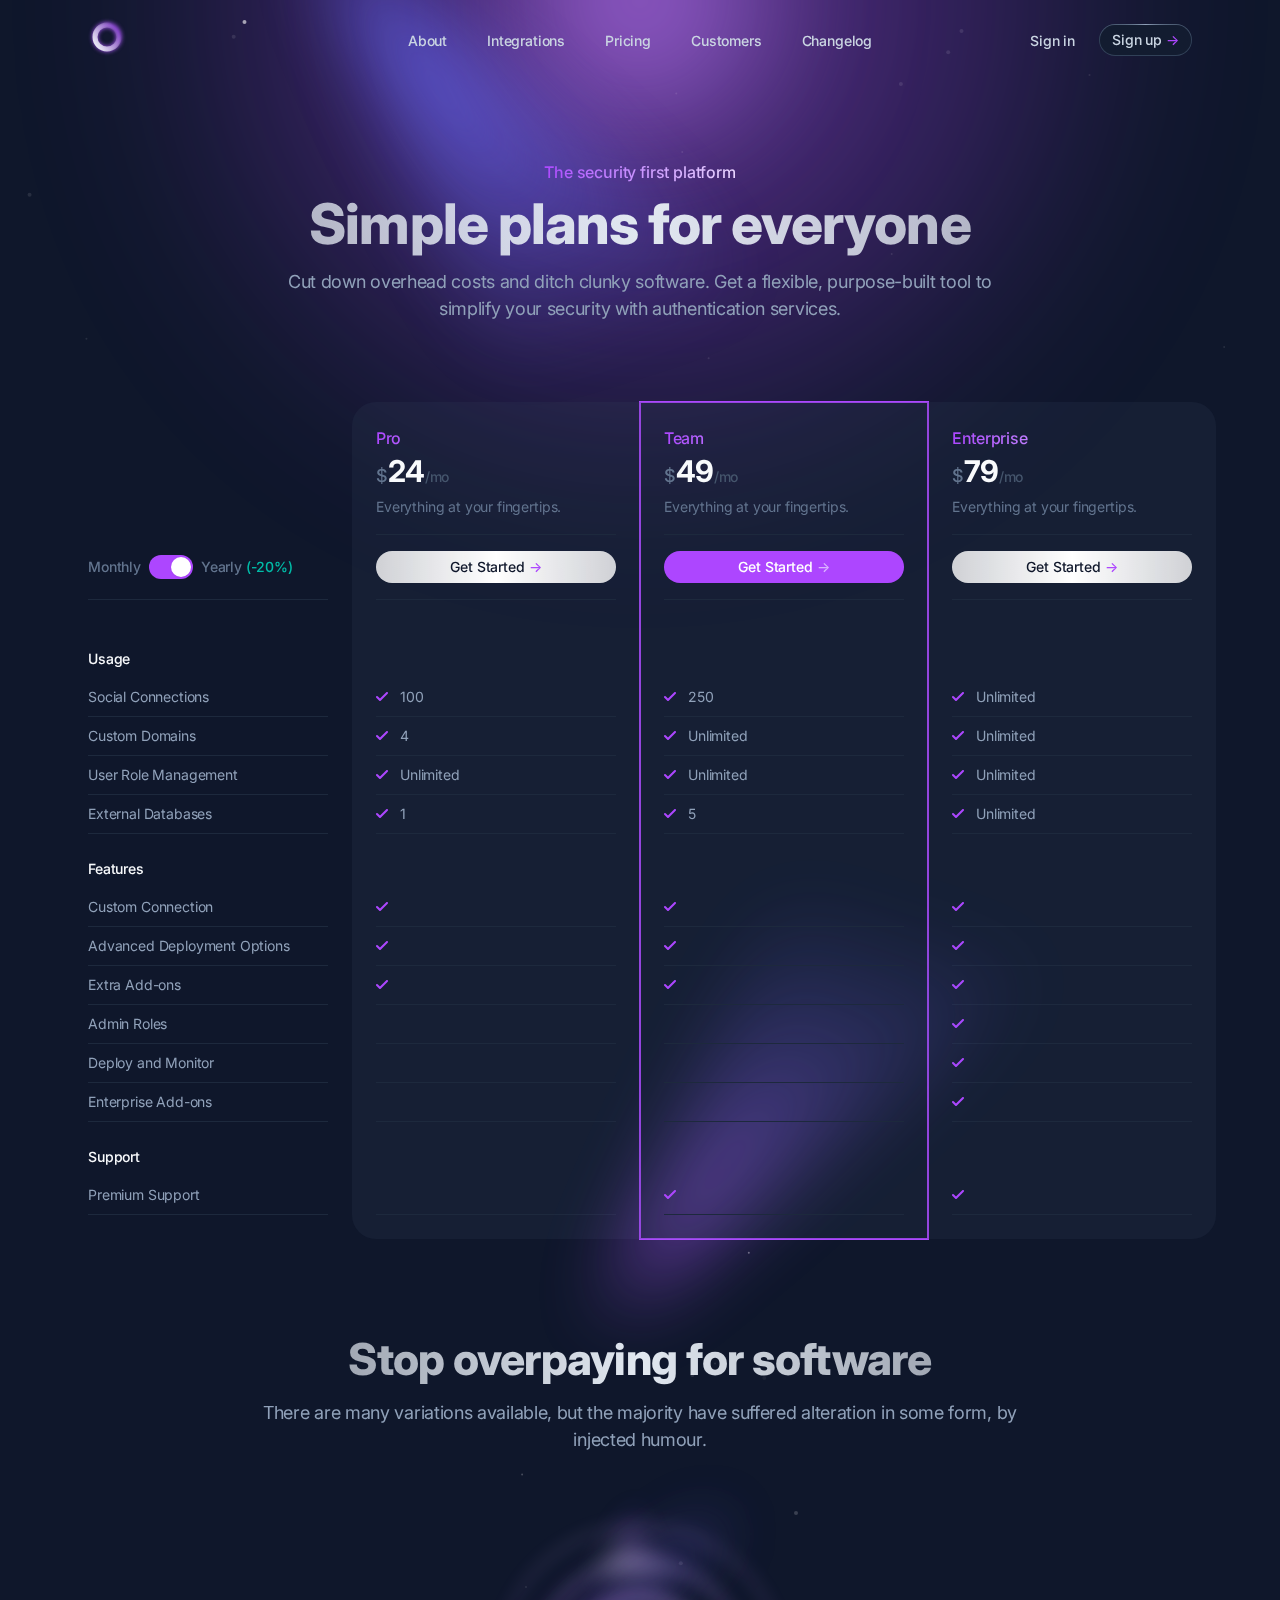
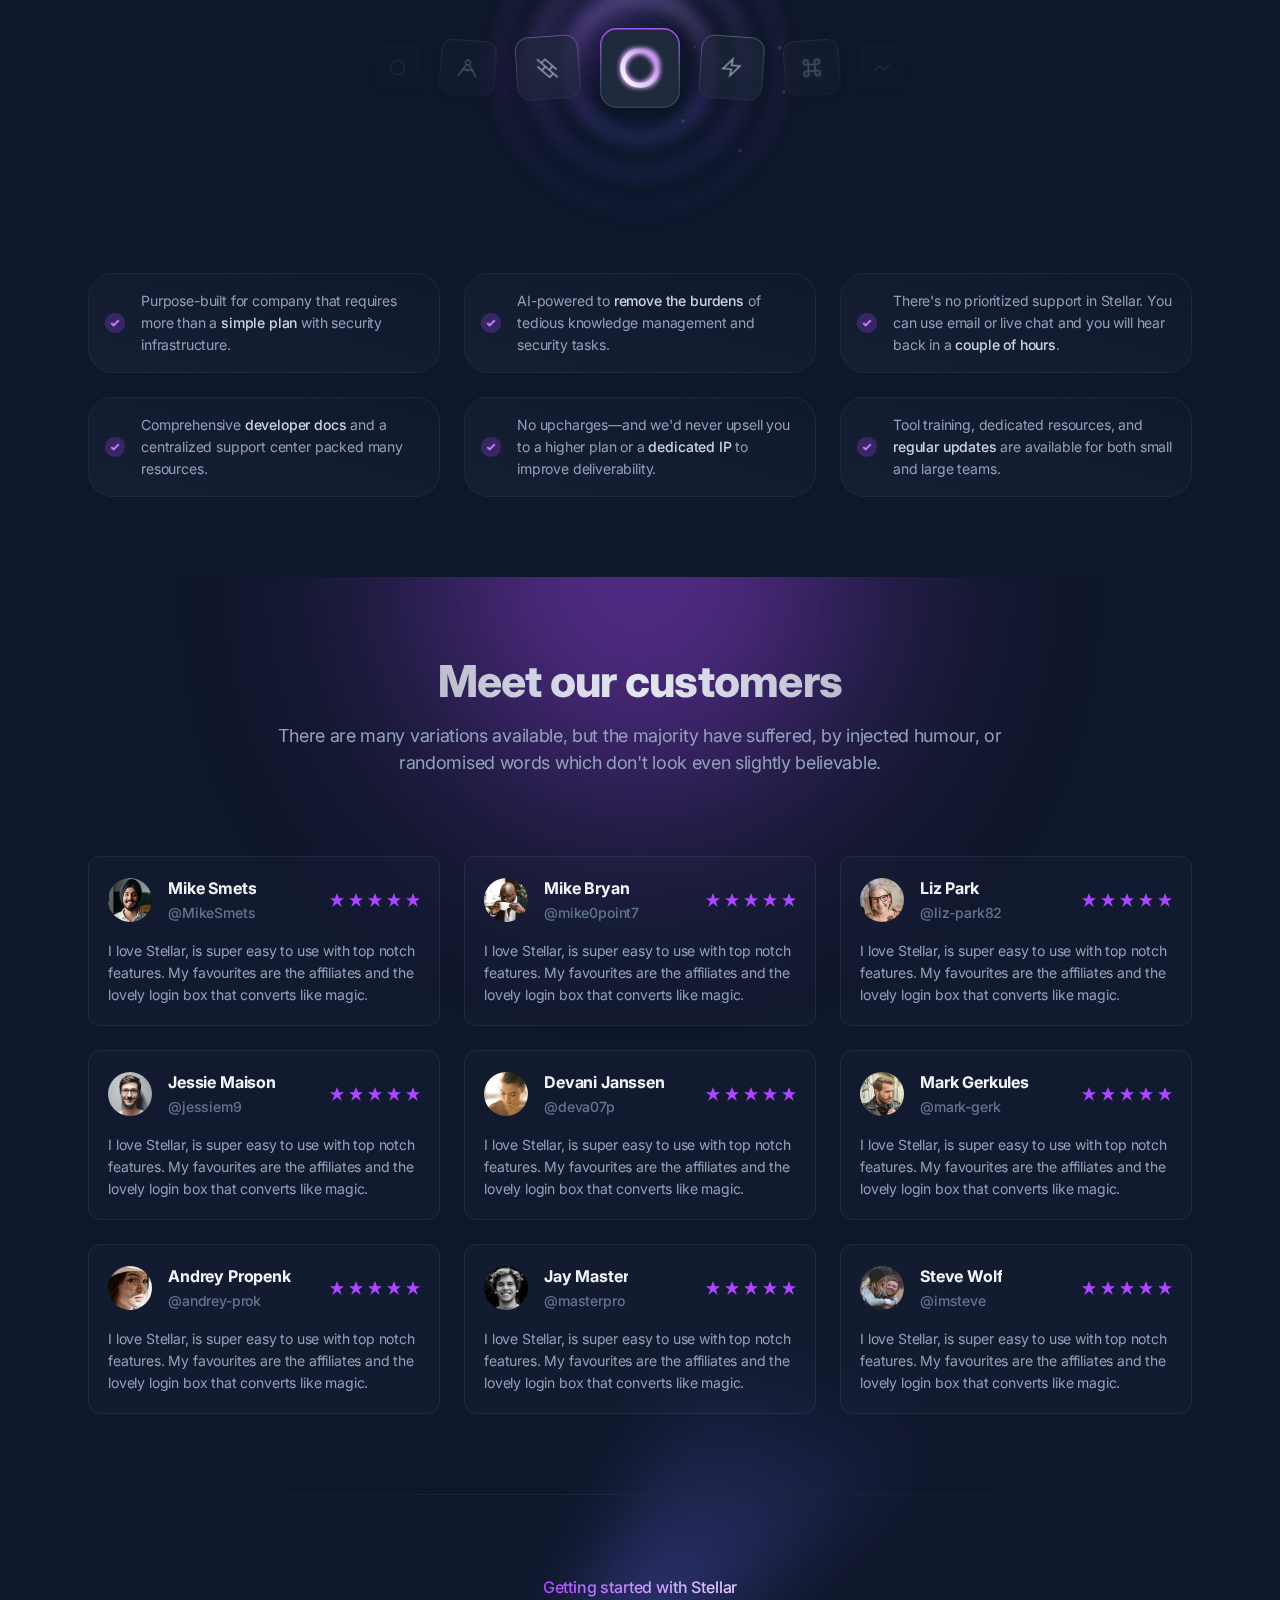
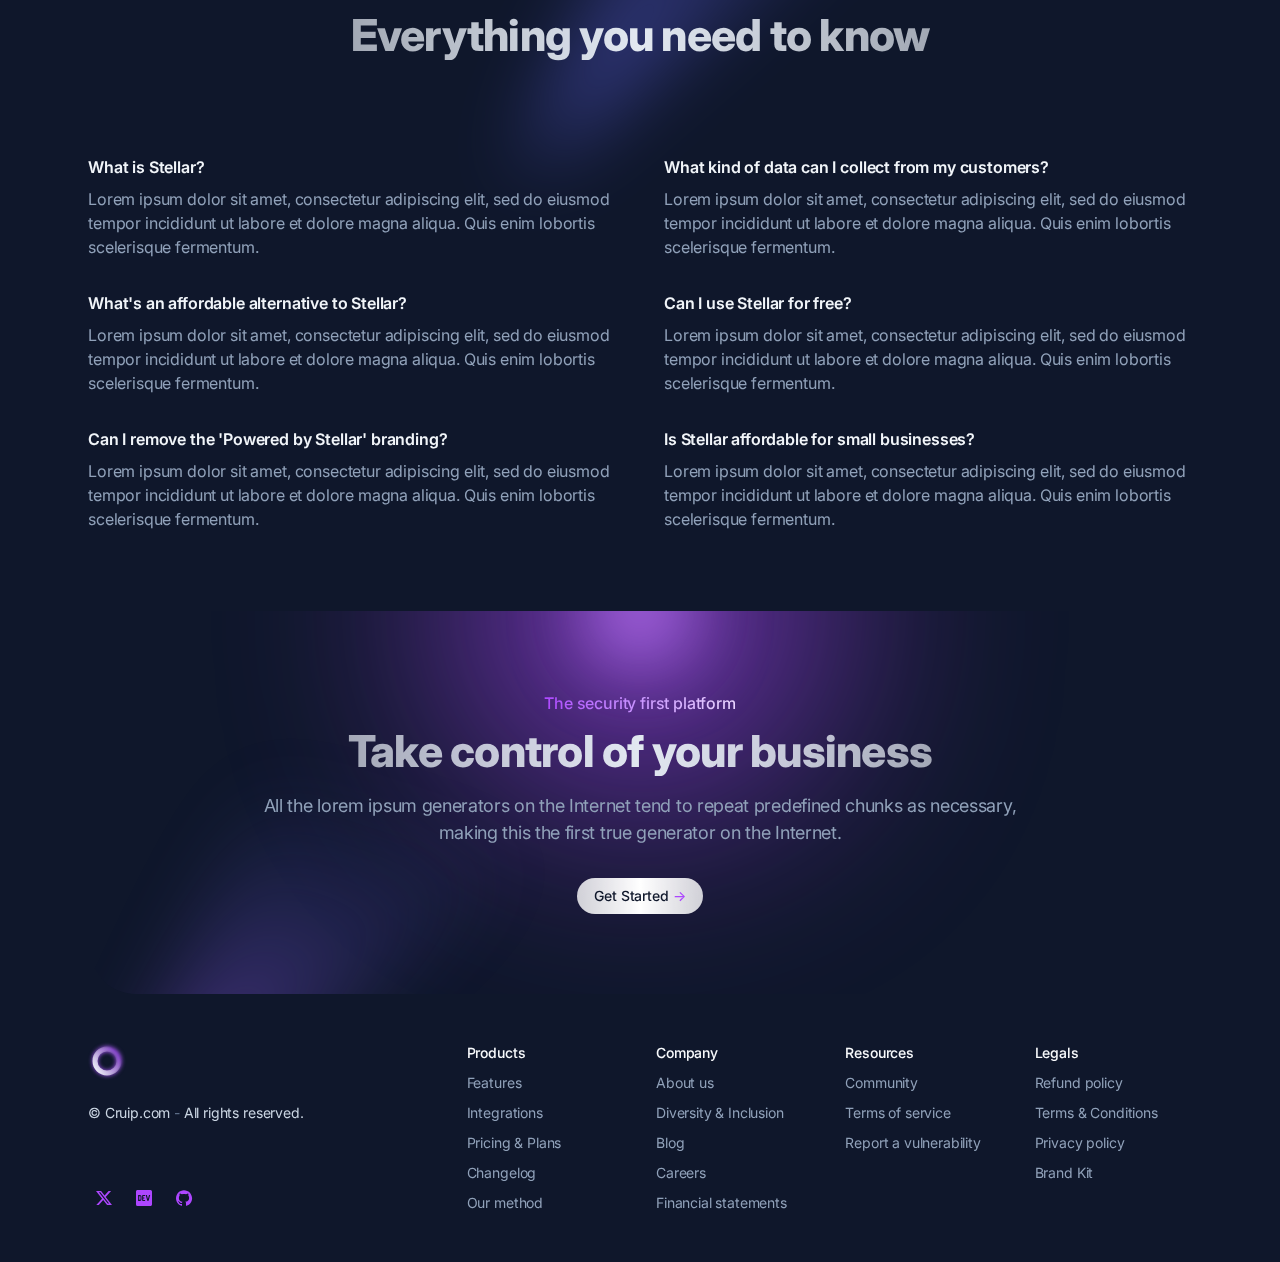
<file: pricing.html>
<!DOCTYPE html>
<html lang="en" class="scroll-smooth">

<head>
    <meta charset="utf-8">
    <title>Stellar HTML Demo - Pricing</title>
    <meta name="viewport" content="width=device-width,initial-scale=1">
    <link href="./css/vendors/aos.css" rel="stylesheet">
    <link rel="stylesheet" href="./css/vendors/swiper-bundle.min.css" />
    <link href="./style.css" rel="stylesheet">
</head>

<body class="font-inter antialiased bg-slate-900 text-slate-100 tracking-tight">

    <!-- Page wrapper -->
    <div class="flex flex-col min-h-screen overflow-hidden supports-[overflow:clip]:overflow-clip">

        <!-- Site header -->
        <header class="absolute w-full z-30">
            <div class="max-w-6xl mx-auto px-4 sm:px-6">
                <div class="flex items-center justify-between h-16 md:h-20">

                    <!-- Site branding -->
                    <div class="flex-1">
                        <!-- Logo -->
                        <a class="inline-flex" href="index.html" aria-label="Cruip">
                            <img class="max-w-none" src="./images/logo.svg" width="38" height="38" alt="Stellar">
                        </a>
                    </div>

                    <!-- Desktop navigation -->
                    <nav class="hidden md:flex md:grow">

                        <!-- Desktop menu links -->
                        <ul class="flex grow justify-center flex-wrap items-center">
                            <li>
                                <a class="font-medium text-sm text-slate-300 hover:text-white mx-4 lg:mx-5 transition duration-150 ease-in-out" href="about.html">About</a>
                            </li>
                            <li>
                                <a class="font-medium text-sm text-slate-300 hover:text-white mx-4 lg:mx-5 transition duration-150 ease-in-out" href="integrations.html">Integrations</a>
                            </li>
                            <li>
                                <a class="font-medium text-sm text-slate-300 hover:text-white mx-4 lg:mx-5 transition duration-150 ease-in-out" href="pricing.html">Pricing</a>
                            </li>
                            <li>
                                <a class="font-medium text-sm text-slate-300 hover:text-white mx-4 lg:mx-5 transition duration-150 ease-in-out" href="customers.html">Customers</a>
                            </li>
                            <li>
                                <a class="font-medium text-sm text-slate-300 hover:text-white mx-4 lg:mx-5 transition duration-150 ease-in-out" href="changelog.html">Changelog</a>
                            </li>
                        </ul>

                    </nav>

                    <!-- Desktop sign in links -->
                    <ul class="flex-1 flex justify-end items-center">
                        <li>
                            <a class="font-medium text-sm text-slate-300 hover:text-white whitespace-nowrap transition duration-150 ease-in-out" href="signin.html">Sign in</a>
                        </li>
                        <li class="ml-6">
                            <a class="btn-sm text-slate-300 hover:text-white transition duration-150 ease-in-out w-full group [background:linear-gradient(var(--color-slate-900),var(--color-slate-900))_padding-box,conic-gradient(var(--color-slate-400),var(--color-slate-700)_25%,var(--color-slate-700)_75%,var(--color-slate-400)_100%)_border-box] relative before:absolute before:inset-0 before:bg-slate-800/30 before:rounded-full before:pointer-events-none" href="signup.html">
                                <span class="relative inline-flex items-center">
                                    Sign up <span class="tracking-normal text-purple-500 group-hover:translate-x-0.5 transition-transform duration-150 ease-in-out ml-1">-&gt;</span>
                                </span>
                            </a>
                        </li>
                    </ul>

                    <!-- Mobile menu -->
                    <div class="md:hidden flex items-center ml-4" x-data="{ expanded: false }">
                    
                        <!-- Hamburger button -->
                        <button class="group inline-flex w-8 h-8 text-slate-300 hover:text-white text-center items-center justify-center transition" aria-controls="mobile-nav" :aria-expanded="expanded" @click.stop="expanded = !expanded">
                            <span class="sr-only">Menu</span>
                            <svg class="w-4 h-4 fill-current pointer-events-none" viewBox="0 0 16 16" xmlns="http://www.w3.org/2000/svg">
                                <rect class="origin-center transition-all duration-300 ease-[cubic-bezier(.5,.85,.25,1.1)] -translate-y-[5px] group-aria-expanded:rotate-[315deg] group-aria-expanded:translate-y-0" y="7" width="16" height="2" rx="1"></rect>
                                <rect class="origin-center group-aria-expanded:rotate-45 transition-all duration-300 ease-[cubic-bezier(.5,.85,.25,1.8)]" y="7" width="16" height="2" rx="1"></rect>
                                <rect class="origin-center transition-all duration-300 ease-[cubic-bezier(.5,.85,.25,1.1)] translate-y-[5px] group-aria-expanded:rotate-[135deg] group-aria-expanded:translate-y-0" y="7" width="16" height="2" rx="1"></rect>
                            </svg>
                        </button>   
                    
                        <!-- Mobile navigation -->
                        <nav id="mobile-nav" class="absolute top-full z-20 left-0 w-full px-4 sm:px-6 overflow-hidden transition-all duration-300 ease-in-out" x-ref="mobileNav" :style="expanded ? 'max-height: ' + $refs.mobileNav.scrollHeight + 'px; opacity: 1' : 'max-height: 0; opacity: .8'" @click.outside="expanded = false" @keydown.escape.window="expanded = false" x-cloak>
                            <ul class="border border-transparent [background:linear-gradient(var(--color-slate-900),var(--color-slate-900))_padding-box,conic-gradient(var(--color-slate-400),var(--color-slate-700)_25%,var(--color-slate-700)_75%,var(--color-slate-400)_100%)_border-box] rounded-lg px-4 py-1.5">
                                <li>
                                    <a class="flex font-medium text-sm text-slate-300 hover:text-white py-1.5" href="about.html">About</a>
                                </li>
                                <li>
                                    <a class="flex font-medium text-sm text-slate-300 hover:text-white py-1.5" href="integrations.html">Integrations</a>
                                </li>
                                <li>
                                    <a class="flex font-medium text-sm text-slate-300 hover:text-white py-1.5" href="pricing.html">Pricing</a>
                                </li>
                                <li>
                                    <a class="flex font-medium text-sm text-slate-300 hover:text-white py-1.5" href="customers.html">Customers</a>
                                </li>
                                <li>
                                    <a class="flex font-medium text-sm text-slate-300 hover:text-white py-1.5" href="changelog.html">Changelog</a>
                                </li>
                            </ul>
                        </nav>
                    
                    </div>

                </div>
            </div>
        </header>

        <!-- Page content -->
        <main class="grow">

            <!-- Hero -->
            <section class="relative">

                <!-- Radial gradient -->
                <div class="absolute flex items-center justify-center top-0 -translate-y-1/2 left-1/2 -translate-x-1/2 pointer-events-none -z-10 w-[800px] aspect-square" aria-hidden="true">
                    <div class="absolute inset-0 translate-z-0 bg-purple-500 rounded-full blur-[120px] opacity-30"></div>
                    <div class="absolute w-64 h-64 translate-z-0 bg-purple-400 rounded-full blur-[80px] opacity-70"></div>
                </div>

                <!-- Particles animation -->
                <div class="absolute inset-0 h-96 -z-10" aria-hidden="true">
                    <canvas data-particle-animation data-particle-quantity="15"></canvas>
                </div>

                <!-- Illustration -->
                <div class="md:block absolute left-1/2 -translate-x-1/2 -mt-16 blur-2xl opacity-90 pointer-events-none -z-10" aria-hidden="true">
                    <img src="./images/page-illustration.svg" class="max-w-none" width="1440" height="427" alt="Page Illustration">
                </div>

                <div class="max-w-6xl mx-auto px-4 sm:px-6">
                    <div class="pt-32 pb-20 md:pt-40 md:pb-24">

                        <!-- Section header -->
                        <div class="text-center pb-12 md:pb-20">
                            <div class="inline-flex font-medium bg-clip-text text-transparent bg-linear-to-r from-purple-500 to-purple-200 pb-3">The security first platform</div>
                            <h1 class="h1 bg-clip-text text-transparent bg-linear-to-r from-slate-200/60 via-slate-200 to-slate-200/60 pb-4">Simple plans for everyone</h1>
                            <div class="max-w-3xl mx-auto">
                                <p class="text-lg text-slate-400">Cut down overhead costs and ditch clunky software. Get a flexible, purpose-built tool to simplify your security with authentication services.</p>
                            </div>
                        </div>

                        <!-- Pricing tabs -->
                        <div class="relative">
                            <!-- Blurred shape -->
                            <div class="max-md:hidden absolute bottom-0 -mb-20 left-2/3 -translate-x-1/2 blur-2xl opacity-70 pointer-events-none" aria-hidden="true">
                                <svg xmlns="http://www.w3.org/2000/svg" width="434" height="427">
                                    <defs>
                                        <linearGradient id="bs5-a" x1="19.609%" x2="50%" y1="14.544%" y2="100%">
                                            <stop offset="0%" stop-color="#A855F7" />
                                            <stop offset="100%" stop-color="#6366F1" stop-opacity="0" />
                                        </linearGradient>
                                    </defs>
                                    <path fill="url(#bs5-a)" fill-rule="evenodd" d="m661 736 461 369-284 58z" transform="matrix(1 0 0 -1 -661 1163)" />
                                </svg>
                            </div>
                            <!-- Content -->
                            <div class="grid md:grid-cols-4 xl:-mx-6 text-sm [&>div:nth-of-type(-n+4)]:py-6 [&>div:nth-last-of-type(-n+4)]:pb-6 max-md:[&>div:nth-last-of-type(-n+4)]:mb-8 max-md:[&>div:nth-of-type(-n+4):nth-of-type(n+1)]:rounded-t-3xl max-md:[&>div:nth-last-of-type(-n+4)]:rounded-b-3xl md:[&>div:nth-of-type(2)]:rounded-tl-3xl md:[&>div:nth-of-type(4)]:rounded-tr-3xl md:[&>div:nth-last-of-type(3)]:rounded-bl-3xl md:[&>div:nth-last-of-type(1)]:rounded-br-3xl [&>div]:bg-slate-700/20 [&>div:nth-of-type(4n+1)]:bg-transparent max-md:[&>div:nth-of-type(4n+5)]:hidden max-md:[&>div:nth-of-type(4n+2)]:order-1 max-md:[&>div:nth-of-type(4n+3)]:order-2 max-md:[&>div:nth-of-type(4n+4)]:order-3 max-md:md:[&>div:nth-of-type(n)]:mb-0 [&>div:nth-of-type(4n+3)]:relative [&>div:nth-of-type(4n+3)]:before:absolute [&>div:nth-of-type(4n+3)]:before:-inset-px [&>div:nth-of-type(4n+3)]:before:rounded-[inherit] [&>div:nth-of-type(4n+3)]:before:border-x-2 [&>div:nth-of-type(3)]:before:border-t-2 [&>div:nth-last-of-type(2)]:before:border-b-2 [&>div:nth-of-type(4n+3)]:before:border-purple-500 [&>div:nth-of-type(4n+3)]:before:-z-10 [&>div:nth-of-type(4n+3)]:before:pointer-events-none" x-data="{ annual: true }">
                                <!-- Pricing toggle -->
                                <div class="px-6 flex flex-col justify-end">
                                    <div class="pb-5 md:border-b border-slate-800">
                                        <!-- Toggle switch -->
                                        <div class="max-md:text-center">
                                            <div class="inline-flex items-center whitespace-nowrap">
                                                <div class="text-sm text-slate-500 font-medium mr-2 md:max-lg:hidden">Monthly</div>
                                                <div class="relative">
                                                    <input type="checkbox" id="toggle" class="peer sr-only" x-model="annual" />
                                                    <label for="toggle" class="relative flex h-6 w-11 cursor-pointer items-center rounded-full bg-slate-400 px-0.5 outline-slate-400 transition-colors before:h-5 before:w-5 before:rounded-full before:bg-white before:shadow-xs before:transition-transform before:duration-150 peer-checked:bg-purple-500 peer-checked:before:translate-x-full peer-focus-visible:outline peer-focus-visible:outline-offset-2 peer-focus-visible:outline-gray-400 peer-focus-visible:peer-checked:outline-purple-500">
                                                        <span class="sr-only">Pay Yearly</span>
                                                    </label>
                                                </div>
                                                <div class="text-sm text-slate-500 font-medium ml-2">Yearly <span class="text-teal-500">(-20%)</span></div>
                                            </div>
                                        </div>
                                    </div>
                                </div>
                                <!-- Pro price -->
                                <div class="px-6 flex flex-col justify-end">
                                    <div class="grow pb-4 mb-4 border-b border-slate-800">
                                        <div class="text-base font-medium bg-clip-text text-transparent bg-linear-to-r from-purple-500 to-purple-200 pb-0.5">Pro</div>
                                        <div class="mb-1">
                                            <span class="text-lg font-medium text-slate-500">$</span><span class="text-3xl font-bold text-slate-50" x-text="annual ? '24' : '29'">24</span><span class="text-sm text-slate-600 font-medium">/mo</span>
                                        </div>
                                        <div class="text-slate-500">Everything at your fingertips.</div>
                                    </div>
                                    <div class="pb-4 border-b border-slate-800">
                                        <a class="btn-sm text-slate-900 bg-linear-to-r from-white/80 via-white to-white/80 hover:bg-white w-full transition duration-150 ease-in-out group" href="#0">
                                            Get Started <span class="tracking-normal text-purple-500 group-hover:translate-x-0.5 transition-transform duration-150 ease-in-out ml-1">-&gt;</span>
                                        </a>
                                    </div>
                                </div>
                                <!-- Team price -->
                                <div class="px-6 flex flex-col justify-end">
                                    <div class="grow pb-4 mb-4 border-b border-slate-800">
                                        <div class="text-base font-medium bg-clip-text text-transparent bg-linear-to-r from-purple-500 to-purple-200 pb-0.5">Team</div>
                                        <div class="mb-1">
                                            <span class="text-lg font-medium text-slate-500">$</span><span class="text-3xl font-bold text-slate-50" x-text="annual ? '49' : '54'">49</span><span class="text-sm text-slate-600 font-medium">/mo</span>
                                        </div>
                                        <div class="text-slate-500">Everything at your fingertips.</div>
                                    </div>
                                    <div class="pb-4 border-b border-slate-800">
                                        <a class="btn-sm text-white bg-purple-500 hover:bg-purple-600 w-full transition duration-150 ease-in-out group" href="#0">
                                            Get Started <span class="tracking-normal text-purple-300 group-hover:translate-x-0.5 transition-transform duration-150 ease-in-out ml-1">-&gt;</span>
                                        </a>
                                    </div>
                                </div>
                                <!-- Enterprise price -->
                                <div class="px-6 flex flex-col justify-end">
                                    <div class="grow pb-4 mb-4 border-b border-slate-800">
                                        <div class="text-base font-medium bg-clip-text text-transparent bg-linear-to-r from-purple-500 to-purple-200 pb-0.5">Enterprise</div>
                                        <div class="mb-1">
                                            <span class="text-lg font-medium text-slate-500">$</span><span class="text-3xl font-bold text-slate-50" x-text="annual ? '79' : '85'">79</span><span class="text-sm text-slate-600 font-medium">/mo</span>
                                        </div>
                                        <div class="text-slate-500">Everything at your fingertips.</div>
                                    </div>
                                    <div class="pb-4 border-b border-slate-800">
                                        <a class="btn-sm text-slate-900 bg-linear-to-r from-white/80 via-white to-white/80 hover:bg-white w-full transition duration-150 ease-in-out group" href="#0">
                                            Get Started <span class="tracking-normal text-purple-500 group-hover:translate-x-0.5 transition-transform duration-150 ease-in-out ml-1">-&gt;</span>
                                        </a>
                                    </div>
                                </div>
                                <!-- # Usage -->
                                <div class="px-6 flex flex-col justify-end">
                                    <div class="py-2 text-slate-50 font-medium mt-4">Usage</div>
                                </div>
                                <div class="px-6 flex flex-col justify-end">
                                    <div class="py-2 text-slate-50 font-medium mt-4 md:hidden">Usage</div>
                                </div>
                                <div class="px-6 flex flex-col justify-end">
                                    <div class="py-2 text-slate-50 font-medium mt-4 md:hidden">Usage</div>
                                </div>
                                <div class="px-6 flex flex-col justify-end">
                                    <div class="py-2 text-slate-50 font-medium mt-4 md:hidden">Usage</div>
                                </div>
                                <!-- Social Connections -->
                                <div class="px-6 flex flex-col justify-end">
                                    <div class="py-2 text-slate-400 border-b border-slate-800">Social Connections</div>
                                </div>
                                <div class="px-6 flex flex-col justify-end">
                                    <div class="flex items-center h-full border-b border-slate-800 py-2 text-slate-400">
                                        <svg class="shrink-0 fill-purple-500 mr-3" xmlns="http://www.w3.org/2000/svg" width="12" height="9">
                                            <path d="M10.28.28 3.989 6.575 1.695 4.28A1 1 0 0 0 .28 5.695l3 3a1 1 0 0 0 1.414 0l7-7A1 1 0 0 0 10.28.28Z" />
                                        </svg>
                                        <span>100 <span class="md:hidden">Social Connections</span></span>
                                    </div>
                                </div>
                                <div class="px-6 flex flex-col justify-end">
                                    <div class="flex items-center h-full border-b border-slate-800 py-2 text-slate-400">
                                        <svg class="shrink-0 fill-purple-500 mr-3" xmlns="http://www.w3.org/2000/svg" width="12" height="9">
                                            <path d="M10.28.28 3.989 6.575 1.695 4.28A1 1 0 0 0 .28 5.695l3 3a1 1 0 0 0 1.414 0l7-7A1 1 0 0 0 10.28.28Z" />
                                        </svg>
                                        <span>250 <span class="md:hidden">Social Connections</span></span>
                                    </div>
                                </div>
                                <div class="px-6 flex flex-col justify-end">
                                    <div class="flex items-center h-full border-b border-slate-800 py-2 text-slate-400">
                                        <svg class="shrink-0 fill-purple-500 mr-3" xmlns="http://www.w3.org/2000/svg" width="12" height="9">
                                            <path d="M10.28.28 3.989 6.575 1.695 4.28A1 1 0 0 0 .28 5.695l3 3a1 1 0 0 0 1.414 0l7-7A1 1 0 0 0 10.28.28Z" />
                                        </svg>
                                        <span>Unlimited <span class="md:hidden">Social Connections</span></span>
                                    </div>
                                </div>
                                <!-- Custom Domains -->
                                <div class="px-6 flex flex-col justify-end">
                                    <div class="py-2 text-slate-400 border-b border-slate-800">Custom Domains</div>
                                </div>
                                <div class="px-6 flex flex-col justify-end">
                                    <div class="flex items-center h-full border-b border-slate-800 py-2 text-slate-400">
                                        <svg class="shrink-0 fill-purple-500 mr-3" xmlns="http://www.w3.org/2000/svg" width="12" height="9">
                                            <path d="M10.28.28 3.989 6.575 1.695 4.28A1 1 0 0 0 .28 5.695l3 3a1 1 0 0 0 1.414 0l7-7A1 1 0 0 0 10.28.28Z" />
                                        </svg>
                                        <span>4 <span class="md:hidden">Custom Domains</span></span>
                                    </div>
                                </div>
                                <div class="px-6 flex flex-col justify-end">
                                    <div class="flex items-center h-full border-b border-slate-800 py-2 text-slate-400">
                                        <svg class="shrink-0 fill-purple-500 mr-3" xmlns="http://www.w3.org/2000/svg" width="12" height="9">
                                            <path d="M10.28.28 3.989 6.575 1.695 4.28A1 1 0 0 0 .28 5.695l3 3a1 1 0 0 0 1.414 0l7-7A1 1 0 0 0 10.28.28Z" />
                                        </svg>
                                        <span>Unlimited <span class="md:hidden">Custom Domains</span></span>
                                    </div>
                                </div>
                                <div class="px-6 flex flex-col justify-end">
                                    <div class="flex items-center h-full border-b border-slate-800 py-2 text-slate-400">
                                        <svg class="shrink-0 fill-purple-500 mr-3" xmlns="http://www.w3.org/2000/svg" width="12" height="9">
                                            <path d="M10.28.28 3.989 6.575 1.695 4.28A1 1 0 0 0 .28 5.695l3 3a1 1 0 0 0 1.414 0l7-7A1 1 0 0 0 10.28.28Z" />
                                        </svg>
                                        <span>Unlimited <span class="md:hidden">Custom Domains</span></span>
                                    </div>
                                </div>
                                <!-- User Role Management -->
                                <div class="px-6 flex flex-col justify-end">
                                    <div class="py-2 text-slate-400 border-b border-slate-800">User Role Management</div>
                                </div>
                                <div class="px-6 flex flex-col justify-end">
                                    <div class="flex items-center h-full border-b border-slate-800 py-2 text-slate-400">
                                        <svg class="shrink-0 fill-purple-500 mr-3" xmlns="http://www.w3.org/2000/svg" width="12" height="9">
                                            <path d="M10.28.28 3.989 6.575 1.695 4.28A1 1 0 0 0 .28 5.695l3 3a1 1 0 0 0 1.414 0l7-7A1 1 0 0 0 10.28.28Z" />
                                        </svg>
                                        <span>Unlimited <span class="md:hidden">User Role Management</span></span>
                                    </div>
                                </div>
                                <div class="px-6 flex flex-col justify-end">
                                    <div class="flex items-center h-full border-b border-slate-800 py-2 text-slate-400">
                                        <svg class="shrink-0 fill-purple-500 mr-3" xmlns="http://www.w3.org/2000/svg" width="12" height="9">
                                            <path d="M10.28.28 3.989 6.575 1.695 4.28A1 1 0 0 0 .28 5.695l3 3a1 1 0 0 0 1.414 0l7-7A1 1 0 0 0 10.28.28Z" />
                                        </svg>
                                        <span>Unlimited <span class="md:hidden">User Role Management</span></span>
                                    </div>
                                </div>
                                <div class="px-6 flex flex-col justify-end">
                                    <div class="flex items-center h-full border-b border-slate-800 py-2 text-slate-400">
                                        <svg class="shrink-0 fill-purple-500 mr-3" xmlns="http://www.w3.org/2000/svg" width="12" height="9">
                                            <path d="M10.28.28 3.989 6.575 1.695 4.28A1 1 0 0 0 .28 5.695l3 3a1 1 0 0 0 1.414 0l7-7A1 1 0 0 0 10.28.28Z" />
                                        </svg>
                                        <span>Unlimited <span class="md:hidden">User Role Management</span></span>
                                    </div>
                                </div>
                                <!-- External Databases -->
                                <div class="px-6 flex flex-col justify-end">
                                    <div class="py-2 text-slate-400 border-b border-slate-800">External Databases</div>
                                </div>
                                <div class="px-6 flex flex-col justify-end">
                                    <div class="flex items-center h-full border-b border-slate-800 py-2 text-slate-400">
                                        <svg class="shrink-0 fill-purple-500 mr-3" xmlns="http://www.w3.org/2000/svg" width="12" height="9">
                                            <path d="M10.28.28 3.989 6.575 1.695 4.28A1 1 0 0 0 .28 5.695l3 3a1 1 0 0 0 1.414 0l7-7A1 1 0 0 0 10.28.28Z" />
                                        </svg>
                                        <span>1 <span class="md:hidden">External Databases</span></span>
                                    </div>
                                </div>
                                <div class="px-6 flex flex-col justify-end">
                                    <div class="flex items-center h-full border-b border-slate-800 py-2 text-slate-400">
                                        <svg class="shrink-0 fill-purple-500 mr-3" xmlns="http://www.w3.org/2000/svg" width="12" height="9">
                                            <path d="M10.28.28 3.989 6.575 1.695 4.28A1 1 0 0 0 .28 5.695l3 3a1 1 0 0 0 1.414 0l7-7A1 1 0 0 0 10.28.28Z" />
                                        </svg>
                                        <span>5 <span class="md:hidden">External Databases</span></span>
                                    </div>
                                </div>
                                <div class="px-6 flex flex-col justify-end">
                                    <div class="flex items-center h-full border-b border-slate-800 py-2 text-slate-400">
                                        <svg class="shrink-0 fill-purple-500 mr-3" xmlns="http://www.w3.org/2000/svg" width="12" height="9">
                                            <path d="M10.28.28 3.989 6.575 1.695 4.28A1 1 0 0 0 .28 5.695l3 3a1 1 0 0 0 1.414 0l7-7A1 1 0 0 0 10.28.28Z" />
                                        </svg>
                                        <span>Unlimited <span class="md:hidden">External Databases</span></span>
                                    </div>
                                </div>
                                <!-- # Features -->
                                <div class="px-6 flex flex-col justify-end">
                                    <div class="py-2 text-slate-50 font-medium mt-4">Features</div>
                                </div>
                                <div class="px-6 flex flex-col justify-end">
                                    <div class="py-2 text-slate-50 font-medium mt-4 md:hidden">Features</div>
                                </div>
                                <div class="px-6 flex flex-col justify-end">
                                    <div class="py-2 text-slate-50 font-medium mt-4 md:hidden">Features</div>
                                </div>
                                <div class="px-6 flex flex-col justify-end">
                                    <div class="py-2 text-slate-50 font-medium mt-4 md:hidden">Features</div>
                                </div>
                                <!-- Custom Connection -->
                                <div class="px-6 flex flex-col justify-end">
                                    <div class="py-2 text-slate-400 border-b border-slate-800">Custom Connection</div>
                                </div>
                                <div class="px-6 flex flex-col justify-end">
                                    <div class="flex items-center h-full border-b border-slate-800 py-2 text-slate-400">
                                        <svg class="shrink-0 fill-purple-500 mr-3" xmlns="http://www.w3.org/2000/svg" width="12" height="9">
                                            <path d="M10.28.28 3.989 6.575 1.695 4.28A1 1 0 0 0 .28 5.695l3 3a1 1 0 0 0 1.414 0l7-7A1 1 0 0 0 10.28.28Z" />
                                        </svg>
                                        <span><span class="md:hidden">Custom Connection</span></span>
                                    </div>
                                </div>
                                <div class="px-6 flex flex-col justify-end">
                                    <div class="flex items-center h-full border-b border-slate-800 py-2 text-slate-400">
                                        <svg class="shrink-0 fill-purple-500 mr-3" xmlns="http://www.w3.org/2000/svg" width="12" height="9">
                                            <path d="M10.28.28 3.989 6.575 1.695 4.28A1 1 0 0 0 .28 5.695l3 3a1 1 0 0 0 1.414 0l7-7A1 1 0 0 0 10.28.28Z" />
                                        </svg>
                                        <span><span class="md:hidden">Custom Connection</span></span>
                                    </div>
                                </div>
                                <div class="px-6 flex flex-col justify-end">
                                    <div class="flex items-center h-full border-b border-slate-800 py-2 text-slate-400">
                                        <svg class="shrink-0 fill-purple-500 mr-3" xmlns="http://www.w3.org/2000/svg" width="12" height="9">
                                            <path d="M10.28.28 3.989 6.575 1.695 4.28A1 1 0 0 0 .28 5.695l3 3a1 1 0 0 0 1.414 0l7-7A1 1 0 0 0 10.28.28Z" />
                                        </svg>
                                        <span><span class="md:hidden">Custom Connection</span></span>
                                    </div>
                                </div>
                                <!-- Advanced Deployment Options -->
                                <div class="px-6 flex flex-col justify-end">
                                    <div class="py-2 text-slate-400 border-b border-slate-800">Advanced Deployment Options</div>
                                </div>
                                <div class="px-6 flex flex-col justify-end">
                                    <div class="flex items-center h-full border-b border-slate-800 py-2 text-slate-400">
                                        <svg class="shrink-0 fill-purple-500 mr-3" xmlns="http://www.w3.org/2000/svg" width="12" height="9">
                                            <path d="M10.28.28 3.989 6.575 1.695 4.28A1 1 0 0 0 .28 5.695l3 3a1 1 0 0 0 1.414 0l7-7A1 1 0 0 0 10.28.28Z" />
                                        </svg>
                                        <span><span class="md:hidden">Advanced Deployment Options</span></span>
                                    </div>
                                </div>
                                <div class="px-6 flex flex-col justify-end">
                                    <div class="flex items-center h-full border-b border-slate-800 py-2 text-slate-400">
                                        <svg class="shrink-0 fill-purple-500 mr-3" xmlns="http://www.w3.org/2000/svg" width="12" height="9">
                                            <path d="M10.28.28 3.989 6.575 1.695 4.28A1 1 0 0 0 .28 5.695l3 3a1 1 0 0 0 1.414 0l7-7A1 1 0 0 0 10.28.28Z" />
                                        </svg>
                                        <span><span class="md:hidden">Advanced Deployment Options</span></span>
                                    </div>
                                </div>
                                <div class="px-6 flex flex-col justify-end">
                                    <div class="flex items-center h-full border-b border-slate-800 py-2 text-slate-400">
                                        <svg class="shrink-0 fill-purple-500 mr-3" xmlns="http://www.w3.org/2000/svg" width="12" height="9">
                                            <path d="M10.28.28 3.989 6.575 1.695 4.28A1 1 0 0 0 .28 5.695l3 3a1 1 0 0 0 1.414 0l7-7A1 1 0 0 0 10.28.28Z" />
                                        </svg>
                                        <span><span class="md:hidden">Advanced Deployment Options</span></span>
                                    </div>
                                </div>
                                <!-- Extra Add-ons -->
                                <div class="px-6 flex flex-col justify-end">
                                    <div class="py-2 text-slate-400 border-b border-slate-800">Extra Add-ons</div>
                                </div>
                                <div class="px-6 flex flex-col justify-end">
                                    <div class="flex items-center h-full border-b border-slate-800 py-2 text-slate-400">
                                        <svg class="shrink-0 fill-purple-500 mr-3" xmlns="http://www.w3.org/2000/svg" width="12" height="9">
                                            <path d="M10.28.28 3.989 6.575 1.695 4.28A1 1 0 0 0 .28 5.695l3 3a1 1 0 0 0 1.414 0l7-7A1 1 0 0 0 10.28.28Z" />
                                        </svg>
                                        <span><span class="md:hidden">Extra Add-ons</span></span>
                                    </div>
                                </div>
                                <div class="px-6 flex flex-col justify-end">
                                    <div class="flex items-center h-full border-b border-slate-800 py-2 text-slate-400">
                                        <svg class="shrink-0 fill-purple-500 mr-3" xmlns="http://www.w3.org/2000/svg" width="12" height="9">
                                            <path d="M10.28.28 3.989 6.575 1.695 4.28A1 1 0 0 0 .28 5.695l3 3a1 1 0 0 0 1.414 0l7-7A1 1 0 0 0 10.28.28Z" />
                                        </svg>
                                        <span><span class="md:hidden">Extra Add-ons</span></span>
                                    </div>
                                </div>
                                <div class="px-6 flex flex-col justify-end">
                                    <div class="flex items-center h-full border-b border-slate-800 py-2 text-slate-400">
                                        <svg class="shrink-0 fill-purple-500 mr-3" xmlns="http://www.w3.org/2000/svg" width="12" height="9">
                                            <path d="M10.28.28 3.989 6.575 1.695 4.28A1 1 0 0 0 .28 5.695l3 3a1 1 0 0 0 1.414 0l7-7A1 1 0 0 0 10.28.28Z" />
                                        </svg>
                                        <span><span class="md:hidden">Extra Add-ons</span></span>
                                    </div>
                                </div>
                                <!-- Admin Roles -->
                                <div class="px-6 flex flex-col justify-end">
                                    <div class="py-2 text-slate-400 border-b border-slate-800">Admin Roles</div>
                                </div>
                                <div class="px-6 flex flex-col justify-end">
                                    <div class="flex items-center border-b border-slate-800 py-2 text-slate-400 max-md:hidden">
                                        <span><span class="md:hidden">Admin Roles</span></span>
                                    </div>
                                </div>
                                <div class="px-6 flex flex-col justify-end">
                                    <div class="flex items-center border-b border-slate-800 py-2 text-slate-400 max-md:hidden">
                                        <span><span class="md:hidden">Admin Roles</span></span>
                                    </div>
                                </div>
                                <div class="px-6 flex flex-col justify-end">
                                    <div class="flex items-center h-full border-b border-slate-800 py-2 text-slate-400">
                                        <svg class="shrink-0 fill-purple-500 mr-3" xmlns="http://www.w3.org/2000/svg" width="12" height="9">
                                            <path d="M10.28.28 3.989 6.575 1.695 4.28A1 1 0 0 0 .28 5.695l3 3a1 1 0 0 0 1.414 0l7-7A1 1 0 0 0 10.28.28Z" />
                                        </svg>
                                        <span><span class="md:hidden">Admin Roles</span></span>
                                    </div>
                                </div>
                                <!-- Deploy and Monitor -->
                                <div class="px-6 flex flex-col justify-end">
                                    <div class="py-2 text-slate-400 border-b border-slate-800">Deploy and Monitor</div>
                                </div>
                                <div class="px-6 flex flex-col justify-end">
                                    <div class="flex items-center border-b border-slate-800 py-2 text-slate-400 max-md:hidden">
                                        <span><span class="md:hidden">Deploy and Monitor</span></span>
                                    </div>
                                </div>
                                <div class="px-6 flex flex-col justify-end">
                                    <div class="flex items-center border-b border-slate-800 py-2 text-slate-400 max-md:hidden">
                                        <span><span class="md:hidden">Deploy and Monitor</span></span>
                                    </div>
                                </div>
                                <div class="px-6 flex flex-col justify-end">
                                    <div class="flex items-center h-full border-b border-slate-800 py-2 text-slate-400">
                                        <svg class="shrink-0 fill-purple-500 mr-3" xmlns="http://www.w3.org/2000/svg" width="12" height="9">
                                            <path d="M10.28.28 3.989 6.575 1.695 4.28A1 1 0 0 0 .28 5.695l3 3a1 1 0 0 0 1.414 0l7-7A1 1 0 0 0 10.28.28Z" />
                                        </svg>
                                        <span><span class="md:hidden">Deploy and Monitor</span></span>
                                    </div>
                                </div>
                                <!-- Enterprise Add-ons -->
                                <div class="px-6 flex flex-col justify-end">
                                    <div class="py-2 text-slate-400 border-b border-slate-800">Enterprise Add-ons</div>
                                </div>
                                <div class="px-6 flex flex-col justify-end">
                                    <div class="flex items-center border-b border-slate-800 py-2 text-slate-400 max-md:hidden">
                                        <span><span class="md:hidden">Enterprise Add-ons</span></span>
                                    </div>
                                </div>
                                <div class="px-6 flex flex-col justify-end">
                                    <div class="flex items-center border-b border-slate-800 py-2 text-slate-400 max-md:hidden">
                                        <span><span class="md:hidden">Enterprise Add-ons</span></span>
                                    </div>
                                </div>
                                <div class="px-6 flex flex-col justify-end">
                                    <div class="flex items-center h-full border-b border-slate-800 py-2 text-slate-400">
                                        <svg class="shrink-0 fill-purple-500 mr-3" xmlns="http://www.w3.org/2000/svg" width="12" height="9">
                                            <path d="M10.28.28 3.989 6.575 1.695 4.28A1 1 0 0 0 .28 5.695l3 3a1 1 0 0 0 1.414 0l7-7A1 1 0 0 0 10.28.28Z" />
                                        </svg>
                                        <span><span class="md:hidden">Enterprise Add-ons</span></span>
                                    </div>
                                </div>
                                <!-- # Support -->
                                <div class="px-6 flex flex-col justify-end">
                                    <div class="py-2 text-slate-50 font-medium mt-4">Support</div>
                                </div>
                                <div class="px-6 flex flex-col justify-end">
                                    <div class="py-2 text-slate-50 font-medium mt-4 hidden">Support</div>
                                </div>
                                <div class="px-6 flex flex-col justify-end">
                                    <div class="py-2 text-slate-50 font-medium mt-4 md:hidden">Support</div>
                                </div>
                                <div class="px-6 flex flex-col justify-end">
                                    <div class="py-2 text-slate-50 font-medium mt-4 md:hidden">Support</div>
                                </div>
                                <!-- Premium Support -->
                                <div class="px-6 flex flex-col justify-end">
                                    <div class="py-2 text-slate-400 border-b border-slate-800">Premium Support</div>
                                </div>
                                <div class="px-6 flex flex-col justify-end">
                                    <div class="flex items-center border-b border-slate-800 py-2 text-slate-400 max-md:hidden">
                                        <span><span class="md:hidden">Premium Support</span></span>
                                    </div>
                                </div>
                                <div class="px-6 flex flex-col justify-end">
                                    <div class="flex items-center h-full border-b border-slate-800 py-2 text-slate-400">
                                        <svg class="shrink-0 fill-purple-500 mr-3" xmlns="http://www.w3.org/2000/svg" width="12" height="9">
                                            <path d="M10.28.28 3.989 6.575 1.695 4.28A1 1 0 0 0 .28 5.695l3 3a1 1 0 0 0 1.414 0l7-7A1 1 0 0 0 10.28.28Z" />
                                        </svg>
                                        <span><span class="md:hidden">Premium Support</span></span>
                                    </div>
                                </div>
                                <div class="px-6 flex flex-col justify-end">
                                    <div class="flex items-center h-full border-b border-slate-800 py-2 text-slate-400">
                                        <svg class="shrink-0 fill-purple-500 mr-3" xmlns="http://www.w3.org/2000/svg" width="12" height="9">
                                            <path d="M10.28.28 3.989 6.575 1.695 4.28A1 1 0 0 0 .28 5.695l3 3a1 1 0 0 0 1.414 0l7-7A1 1 0 0 0 10.28.28Z" />
                                        </svg>
                                        <span><span class="md:hidden">Premium Support</span></span>
                                    </div>
                                </div>
                            </div>
                        </div>

                    </div>
                </div>

            </section>

            <!-- Features -->
            <section class="relative">
            
                <!-- Particles animation -->
                <div class="absolute left-1/2 -translate-x-1/2 top-0 -z-10 w-64 h-64 -mt-24">
                    <div class="absolute inset-0 -z-10" aria-hidden="true">
                        <canvas data-particle-animation data-particle-quantity="6" data-particle-staticity="30"></canvas>
                    </div>
                </div>
            
                <div class="max-w-6xl mx-auto px-4 sm:px-6">
                    <div class="pb-12 md:pb-20">
            
                        <!-- Section header -->
                        <div class="max-w-3xl mx-auto text-center pb-12">
                            <h2 class="h2 bg-clip-text text-transparent bg-linear-to-r from-slate-200/60 via-slate-200 to-slate-200/60 pb-4">Stop overpaying for software</h2>
                            <p class="text-lg text-slate-400">There are many variations available, but the majority have suffered alteration in some form, by injected humour.</p>
                        </div>
            
                        <!-- Rings illustration -->
                        <div class="text-center pb-8">
                            <div class="inline-flex items-center justify-center relative">
                                <!-- Particles animation -->
                                <div class="absolute inset-0 -z-10" aria-hidden="true">
                                    <canvas data-particle-animation data-particle-quantity="10"></canvas>
                                </div>
                                <div class="inline-flex">
                                    <img src="./images/pricing-illustration.svg" width="334" height="334" alt="Features illustration" />
                                </div>
                                <img class="absolute -mt-[40%]" src="./images/pricing-illustration-top.svg" width="396" height="328" alt="Features illustration top" aria-hidden="true" />
                                <div class="absolute w-[200%] flex items-center justify-center space-x-5">
                                    <div class="-rotate-[4deg]">
                                        <img class="w-11 h-11 drop-shadow-lg animate-[float_2.6s_ease-in-out_infinite] opacity-10" src="./images/pricing-icon-01.svg" width="80" height="80" alt="Pricing icon 01" />
                                    </div>
                                    <div class="rotate-[4deg]">
                                        <img class="w-14 h-14 drop-shadow-lg animate-[float_2.4s_ease-in-out_infinite] opacity-25" src="./images/pricing-icon-02.svg" width="80" height="80" alt="Pricing icon 02" />
                                    </div>
                                    <div class="-rotate-[4deg]">
                                        <img class="w-16 h-16 drop-shadow-lg animate-[float_2.2s_ease-in-out_infinite] opacity-60" src="./images/pricing-icon-03.svg" width="80" height="80" alt="Pricing icon 03" />
                                    </div>
                                    <img class="drop-shadow-lg animate-float" src="./images/pricing-icon-04.svg" width="80" height="80" alt="Pricing icon 04" />
                                    <div class="rotate-[4deg]">
                                        <img class="w-16 h-16 drop-shadow-lg animate-[float_2.2s_ease-in-out_infinite] opacity-60" src="./images/pricing-icon-05.svg" width="80" height="80" alt="Pricing icon 05" />
                                    </div>
                                    <div class="-rotate-[4deg]">
                                        <img class="w-14 h-14 drop-shadow-lg animate-[float_2.4s_ease-in-out_infinite] opacity-25" src="./images/pricing-icon-06.svg" width="80" height="80" alt="Pricing icon 06" />
                                    </div>
                                    <div class="rotate-[4deg]">
                                        <img class="w-11 h-11 drop-shadow-lg animate-[float_2.6ås_ease-in-out_infinite] opacity-10" src="./images/pricing-icon-07.svg" width="80" height="80" alt="Pricing icon 07" />
                                    </div>
                                </div>
                            </div>
                        </div>
            
                        <!-- Features list -->
                        <div class="grid gap-6 sm:grid-cols-2 lg:grid-cols-3">
                            <!-- Card #1 -->
                            <div class="bg-linear-to-tr from-slate-800/50 to-slate-800/10 rounded-3xl border border-slate-800">
                                <div class="flex items-center space-x-4 p-4 h-full">
                                    <svg class="shrink-0" xmlns="http://www.w3.org/2000/svg" width="20" height="20">
                                        <path class="fill-purple-500" fill-opacity=".24" d="M10 0C4.5 0 0 4.5 0 10s4.5 10 10 10 10-4.5 10-10S15.5 0 10 0Z" />
                                        <path class="fill-purple-400" fill-rule="nonzero" d="M13 6.586 14.414 8l-5.747 5.748-3.081-3.081L7 9.252l1.667 1.667z" />
                                    </svg>
                                    <p class="text-sm text-slate-400">
                                        Purpose-built for company that requires more than a <strong class="text-slate-300 font-medium">simple plan</strong> with security infrastructure.
                                    </p>
                                </div>
                            </div>
                            <!-- Card #2 -->
                            <div class="bg-linear-to-tr from-slate-800/50 to-slate-800/10 rounded-3xl border border-slate-800">
                                <div class="flex items-center space-x-4 p-4 h-full">
                                    <svg class="shrink-0" xmlns="http://www.w3.org/2000/svg" width="20" height="20">
                                        <path class="fill-purple-500" fill-opacity=".24" d="M10 0C4.5 0 0 4.5 0 10s4.5 10 10 10 10-4.5 10-10S15.5 0 10 0Z" />
                                        <path class="fill-purple-400" fill-rule="nonzero" d="M13 6.586 14.414 8l-5.747 5.748-3.081-3.081L7 9.252l1.667 1.667z" />
                                    </svg>
                                    <p class="text-sm text-slate-400">
                                        AI-powered to <strong class="text-slate-300 font-medium">remove the burdens</strong> of tedious knowledge management and security tasks.
                                    </p>
                                </div>
                            </div>
                            <!-- Card #3 -->
                            <div class="bg-linear-to-tr from-slate-800/50 to-slate-800/10 rounded-3xl border border-slate-800">
                                <div class="flex items-center space-x-4 p-4 h-full">
                                    <svg class="shrink-0" xmlns="http://www.w3.org/2000/svg" width="20" height="20">
                                        <path class="fill-purple-500" fill-opacity=".24" d="M10 0C4.5 0 0 4.5 0 10s4.5 10 10 10 10-4.5 10-10S15.5 0 10 0Z" />
                                        <path class="fill-purple-400" fill-rule="nonzero" d="M13 6.586 14.414 8l-5.747 5.748-3.081-3.081L7 9.252l1.667 1.667z" />
                                    </svg>
                                    <p class="text-sm text-slate-400">
                                        There's no prioritized support in Stellar. You can use email or live chat and you will hear back in a <strong class="text-slate-300 font-medium">couple of hours</strong>.
                                    </p>
                                </div>
                            </div>
                            <!-- Card #4 -->
                            <div class="bg-linear-to-tr from-slate-800/50 to-slate-800/10 rounded-3xl border border-slate-800">
                                <div class="flex items-center space-x-4 p-4 h-full">
                                    <svg class="shrink-0" xmlns="http://www.w3.org/2000/svg" width="20" height="20">
                                        <path class="fill-purple-500" fill-opacity=".24" d="M10 0C4.5 0 0 4.5 0 10s4.5 10 10 10 10-4.5 10-10S15.5 0 10 0Z" />
                                        <path class="fill-purple-400" fill-rule="nonzero" d="M13 6.586 14.414 8l-5.747 5.748-3.081-3.081L7 9.252l1.667 1.667z" />
                                    </svg>
                                    <p class="text-sm text-slate-400">
                                        Comprehensive <strong class="text-slate-300 font-medium">developer docs</strong> and a centralized support center packed many resources.
                                    </p>
                                </div>
                            </div>
                            <!-- Card #5 -->
                            <div class="bg-linear-to-tr from-slate-800/50 to-slate-800/10 rounded-3xl border border-slate-800">
                                <div class="flex items-center space-x-4 p-4 h-full">
                                    <svg class="shrink-0" xmlns="http://www.w3.org/2000/svg" width="20" height="20">
                                        <path class="fill-purple-500" fill-opacity=".24" d="M10 0C4.5 0 0 4.5 0 10s4.5 10 10 10 10-4.5 10-10S15.5 0 10 0Z" />
                                        <path class="fill-purple-400" fill-rule="nonzero" d="M13 6.586 14.414 8l-5.747 5.748-3.081-3.081L7 9.252l1.667 1.667z" />
                                    </svg>
                                    <p class="text-sm text-slate-400">
                                        No upcharges—and we'd never upsell you to a higher plan or a <strong class="text-slate-300 font-medium">dedicated IP</strong> to improve deliverability.
                                    </p>
                                </div>
                            </div>
                            <!-- Card #6 -->
                            <div class="bg-linear-to-tr from-slate-800/50 to-slate-800/10 rounded-3xl border border-slate-800">
                                <div class="flex items-center space-x-4 p-4 h-full">
                                    <svg class="shrink-0" xmlns="http://www.w3.org/2000/svg" width="20" height="20">
                                        <path class="fill-purple-500" fill-opacity=".24" d="M10 0C4.5 0 0 4.5 0 10s4.5 10 10 10 10-4.5 10-10S15.5 0 10 0Z" />
                                        <path class="fill-purple-400" fill-rule="nonzero" d="M13 6.586 14.414 8l-5.747 5.748-3.081-3.081L7 9.252l1.667 1.667z" />
                                    </svg>
                                    <p class="text-sm text-slate-400">
                                        Tool training, dedicated resources, and <strong class="text-slate-300 font-medium">regular updates</strong> are available for both small and large teams.
                                    </p>
                                </div>
                            </div>
                        </div>
            
                    </div>
                </div>
            </section>

            <!-- Customers -->
            <section class="relative">
                <!-- Radial gradient -->
                <div class="absolute inset-0 overflow-hidden pointer-events-none -z-10" aria-hidden="true">
                    <div class="absolute flex items-center justify-center top-0 -translate-y-1/2 left-1/2 -translate-x-1/2 w-1/3 aspect-square">
                        <div class="absolute inset-0 translate-z-0 bg-purple-500 rounded-full blur-[120px] opacity-50"></div>
                    </div>
                </div>
                <div class="max-w-6xl mx-auto px-4 sm:px-6">
                    <div class="py-12 md:py-20">
                        <!-- Content -->
                        <div class="max-w-3xl mx-auto text-center pb-12 md:pb-20">
                            <h2 class="h2 bg-clip-text text-transparent bg-linear-to-r from-slate-200/60 via-slate-200 to-slate-200/60 pb-4">Meet our customers</h2>
                            <p class="text-lg text-slate-400">There are many variations available, but the majority have suffered, by injected humour, or randomised words which don't look even slightly believable.</p>
                        </div>
                        <!-- Customers -->
                        <div class="grid lg:grid-cols-3 gap-4 sm:gap-6 max-w-xs mx-auto lg:max-w-none">
                            <!-- Customer #01 -->
                            <div class="relative p-5 before:absolute before:inset-0 before:-z-10 before:border before:border-slate-300 before:bg-slate-700 before:opacity-10 before:rounded-xl">
                                <div class="flex items-center justify-between space-x-2 mb-4">
                                    <div class="flex items-center space-x-4">
                                        <img class="shrink-0 rounded-full" src="./images/customer-01.jpg" width="44" height="44" alt="Customer 01" />
                                        <div class="grow truncate">
                                            <div class="font-bold text-slate-100 truncate">Mike Smets</div>
                                            <a class="text-sm text-slate-500 hover:text-slate-300 font-medium truncate transition-colors" href="#0">@MikeSmets</a>
                                        </div>
                                    </div>
                                    <svg class="shrink-0" xmlns="http://www.w3.org/2000/svg" width="90" height="14">
                                        <path class="fill-purple-500" d="M7 0 5.006 5.368H0l4.232 3.221L2.195 14 7 10.344 11.82 14 9.768 8.589 14 5.368H8.98zM26 0l-1.994 5.368H19l4.232 3.221L21.195 14 26 10.344 30.82 14l-2.052-5.411L33 5.368h-5.02zM45 0l-1.994 5.368H38l4.232 3.221L40.195 14 45 10.344 49.82 14l-2.052-5.411L52 5.368h-5.02zM64 0l-1.994 5.368H57l4.232 3.221L59.195 14 64 10.344 68.82 14l-2.052-5.411L71 5.368h-5.02zM83 0l-1.994 5.368H76l4.232 3.221L78.195 14 83 10.344 87.82 14l-2.052-5.411L90 5.368h-5.02z" />
                                    </svg>
                                </div>
                                <p class="text-sm text-slate-400">I love Stellar, is super easy to use with top notch features. My favourites are the affiliates and the lovely login box that converts like magic.</p>
                            </div>
                            <!-- Customer #02 -->
                            <div class="relative p-5 before:absolute before:inset-0 before:-z-10 before:border before:border-slate-300 before:bg-slate-700 before:opacity-10 before:rounded-xl">
                                <div class="flex items-center justify-between space-x-2 mb-4">
                                    <div class="flex items-center space-x-4">
                                        <img class="shrink-0 rounded-full" src="./images/customer-02.jpg" width="44" height="44" alt="Customer 02" />
                                        <div class="grow truncate">
                                            <div class="font-bold text-slate-100 truncate">Mike Bryan</div>
                                            <a class="text-sm text-slate-500 hover:text-slate-300 font-medium truncate transition-colors" href="#0">@mike0point7 </a>
                                        </div>
                                    </div>
                                    <svg class="shrink-0" xmlns="http://www.w3.org/2000/svg" width="90" height="14">
                                        <path class="fill-purple-500" d="M7 0 5.006 5.368H0l4.232 3.221L2.195 14 7 10.344 11.82 14 9.768 8.589 14 5.368H8.98zM26 0l-1.994 5.368H19l4.232 3.221L21.195 14 26 10.344 30.82 14l-2.052-5.411L33 5.368h-5.02zM45 0l-1.994 5.368H38l4.232 3.221L40.195 14 45 10.344 49.82 14l-2.052-5.411L52 5.368h-5.02zM64 0l-1.994 5.368H57l4.232 3.221L59.195 14 64 10.344 68.82 14l-2.052-5.411L71 5.368h-5.02zM83 0l-1.994 5.368H76l4.232 3.221L78.195 14 83 10.344 87.82 14l-2.052-5.411L90 5.368h-5.02z" />
                                    </svg>
                                </div>
                                <p class="text-sm text-slate-400">I love Stellar, is super easy to use with top notch features. My favourites are the affiliates and the lovely login box that converts like magic.</p>
                            </div>
                            <!-- Customer #03 -->
                            <div class="relative p-5 before:absolute before:inset-0 before:-z-10 before:border before:border-slate-300 before:bg-slate-700 before:opacity-10 before:rounded-xl">
                                <div class="flex items-center justify-between space-x-2 mb-4">
                                    <div class="flex items-center space-x-4">
                                        <img class="shrink-0 rounded-full" src="./images/customer-03.jpg" width="44" height="44" alt="Customer 03" />
                                        <div class="grow truncate">
                                            <div class="font-bold text-slate-100 truncate">Liz Park</div>
                                            <a class="text-sm text-slate-500 hover:text-slate-300 font-medium truncate transition-colors" href="#0">@liz-park82</a>
                                        </div>
                                    </div>
                                    <svg class="shrink-0" xmlns="http://www.w3.org/2000/svg" width="90" height="14">
                                        <path class="fill-purple-500" d="M7 0 5.006 5.368H0l4.232 3.221L2.195 14 7 10.344 11.82 14 9.768 8.589 14 5.368H8.98zM26 0l-1.994 5.368H19l4.232 3.221L21.195 14 26 10.344 30.82 14l-2.052-5.411L33 5.368h-5.02zM45 0l-1.994 5.368H38l4.232 3.221L40.195 14 45 10.344 49.82 14l-2.052-5.411L52 5.368h-5.02zM64 0l-1.994 5.368H57l4.232 3.221L59.195 14 64 10.344 68.82 14l-2.052-5.411L71 5.368h-5.02zM83 0l-1.994 5.368H76l4.232 3.221L78.195 14 83 10.344 87.82 14l-2.052-5.411L90 5.368h-5.02z" />
                                    </svg>
                                </div>
                                <p class="text-sm text-slate-400">I love Stellar, is super easy to use with top notch features. My favourites are the affiliates and the lovely login box that converts like magic.</p>
                            </div>
                            <!-- Customer #04 -->
                            <div class="relative p-5 before:absolute before:inset-0 before:-z-10 before:border before:border-slate-300 before:bg-slate-700 before:opacity-10 before:rounded-xl">
                                <div class="flex items-center justify-between space-x-2 mb-4">
                                    <div class="flex items-center space-x-4">
                                        <img class="shrink-0 rounded-full" src="./images/customer-04.jpg" width="44" height="44" alt="Customer 04" />
                                        <div class="grow truncate">
                                            <div class="font-bold text-slate-100 truncate">Jessie Maison</div>
                                            <a class="text-sm text-slate-500 hover:text-slate-300 font-medium truncate transition-colors" href="#0">@jessiem9</a>
                                        </div>
                                    </div>
                                    <svg class="shrink-0" xmlns="http://www.w3.org/2000/svg" width="90" height="14">
                                        <path class="fill-purple-500" d="M7 0 5.006 5.368H0l4.232 3.221L2.195 14 7 10.344 11.82 14 9.768 8.589 14 5.368H8.98zM26 0l-1.994 5.368H19l4.232 3.221L21.195 14 26 10.344 30.82 14l-2.052-5.411L33 5.368h-5.02zM45 0l-1.994 5.368H38l4.232 3.221L40.195 14 45 10.344 49.82 14l-2.052-5.411L52 5.368h-5.02zM64 0l-1.994 5.368H57l4.232 3.221L59.195 14 64 10.344 68.82 14l-2.052-5.411L71 5.368h-5.02zM83 0l-1.994 5.368H76l4.232 3.221L78.195 14 83 10.344 87.82 14l-2.052-5.411L90 5.368h-5.02z" />
                                    </svg>
                                </div>
                                <p class="text-sm text-slate-400">I love Stellar, is super easy to use with top notch features. My favourites are the affiliates and the lovely login box that converts like magic.</p>
                            </div>
                            <!-- Customer #05 -->
                            <div class="relative p-5 before:absolute before:inset-0 before:-z-10 before:border before:border-slate-300 before:bg-slate-700 before:opacity-10 before:rounded-xl">
                                <div class="flex items-center justify-between space-x-2 mb-4">
                                    <div class="flex items-center space-x-4">
                                        <img class="shrink-0 rounded-full" src="./images/customer-05.jpg" width="44" height="44" alt="Customer 05" />
                                        <div class="grow truncate">
                                            <div class="font-bold text-slate-100 truncate">Devani Janssen</div>
                                            <a class="text-sm text-slate-500 hover:text-slate-300 font-medium truncate transition-colors" href="#0">@deva07p</a>
                                        </div>
                                    </div>
                                    <svg class="shrink-0" xmlns="http://www.w3.org/2000/svg" width="90" height="14">
                                        <path class="fill-purple-500" d="M7 0 5.006 5.368H0l4.232 3.221L2.195 14 7 10.344 11.82 14 9.768 8.589 14 5.368H8.98zM26 0l-1.994 5.368H19l4.232 3.221L21.195 14 26 10.344 30.82 14l-2.052-5.411L33 5.368h-5.02zM45 0l-1.994 5.368H38l4.232 3.221L40.195 14 45 10.344 49.82 14l-2.052-5.411L52 5.368h-5.02zM64 0l-1.994 5.368H57l4.232 3.221L59.195 14 64 10.344 68.82 14l-2.052-5.411L71 5.368h-5.02zM83 0l-1.994 5.368H76l4.232 3.221L78.195 14 83 10.344 87.82 14l-2.052-5.411L90 5.368h-5.02z" />
                                    </svg>
                                </div>
                                <p class="text-sm text-slate-400">I love Stellar, is super easy to use with top notch features. My favourites are the affiliates and the lovely login box that converts like magic.</p>
                            </div>
                            <!-- Customer #06 -->
                            <div class="relative p-5 before:absolute before:inset-0 before:-z-10 before:border before:border-slate-300 before:bg-slate-700 before:opacity-10 before:rounded-xl">
                                <div class="flex items-center justify-between space-x-2 mb-4">
                                    <div class="flex items-center space-x-4">
                                        <img class="shrink-0 rounded-full" src="./images/customer-06.jpg" width="44" height="44" alt="Customer 06" />
                                        <div class="grow truncate">
                                            <div class="font-bold text-slate-100 truncate">Mark Gerkules</div>
                                            <a class="text-sm text-slate-500 hover:text-slate-300 font-medium truncate transition-colors" href="#0">@mark-gerk</a>
                                        </div>
                                    </div>
                                    <svg class="shrink-0" xmlns="http://www.w3.org/2000/svg" width="90" height="14">
                                        <path class="fill-purple-500" d="M7 0 5.006 5.368H0l4.232 3.221L2.195 14 7 10.344 11.82 14 9.768 8.589 14 5.368H8.98zM26 0l-1.994 5.368H19l4.232 3.221L21.195 14 26 10.344 30.82 14l-2.052-5.411L33 5.368h-5.02zM45 0l-1.994 5.368H38l4.232 3.221L40.195 14 45 10.344 49.82 14l-2.052-5.411L52 5.368h-5.02zM64 0l-1.994 5.368H57l4.232 3.221L59.195 14 64 10.344 68.82 14l-2.052-5.411L71 5.368h-5.02zM83 0l-1.994 5.368H76l4.232 3.221L78.195 14 83 10.344 87.82 14l-2.052-5.411L90 5.368h-5.02z" />
                                    </svg>
                                </div>
                                <p class="text-sm text-slate-400">I love Stellar, is super easy to use with top notch features. My favourites are the affiliates and the lovely login box that converts like magic.</p>
                            </div>
                            <!-- Customer #07 -->
                            <div class="relative p-5 before:absolute before:inset-0 before:-z-10 before:border before:border-slate-300 before:bg-slate-700 before:opacity-10 before:rounded-xl">
                                <div class="flex items-center justify-between space-x-2 mb-4">
                                    <div class="flex items-center space-x-4">
                                        <img class="shrink-0 rounded-full" src="./images/customer-07.jpg" width="44" height="44" alt="Customer 07" />
                                        <div class="grow truncate">
                                            <div class="font-bold text-slate-100 truncate">Andrey Propenk</div>
                                            <a class="text-sm text-slate-500 hover:text-slate-300 font-medium truncate transition-colors" href="#0">@andrey-prok</a>
                                        </div>
                                    </div>
                                    <svg class="shrink-0" xmlns="http://www.w3.org/2000/svg" width="90" height="14">
                                        <path class="fill-purple-500" d="M7 0 5.006 5.368H0l4.232 3.221L2.195 14 7 10.344 11.82 14 9.768 8.589 14 5.368H8.98zM26 0l-1.994 5.368H19l4.232 3.221L21.195 14 26 10.344 30.82 14l-2.052-5.411L33 5.368h-5.02zM45 0l-1.994 5.368H38l4.232 3.221L40.195 14 45 10.344 49.82 14l-2.052-5.411L52 5.368h-5.02zM64 0l-1.994 5.368H57l4.232 3.221L59.195 14 64 10.344 68.82 14l-2.052-5.411L71 5.368h-5.02zM83 0l-1.994 5.368H76l4.232 3.221L78.195 14 83 10.344 87.82 14l-2.052-5.411L90 5.368h-5.02z" />
                                    </svg>
                                </div>
                                <p class="text-sm text-slate-400">I love Stellar, is super easy to use with top notch features. My favourites are the affiliates and the lovely login box that converts like magic.</p>
                            </div>
                            <!-- Customer #08 -->
                            <div class="relative p-5 before:absolute before:inset-0 before:-z-10 before:border before:border-slate-300 before:bg-slate-700 before:opacity-10 before:rounded-xl">
                                <div class="flex items-center justify-between space-x-2 mb-4">
                                    <div class="flex items-center space-x-4">
                                        <img class="shrink-0 rounded-full" src="./images/customer-08.jpg" width="44" height="44" alt="Customer 08" />
                                        <div class="grow truncate">
                                            <div class="font-bold text-slate-100 truncate">Jay Master</div>
                                            <a class="text-sm text-slate-500 hover:text-slate-300 font-medium truncate transition-colors" href="#0">@masterpro</a>
                                        </div>
                                    </div>
                                    <svg class="shrink-0" xmlns="http://www.w3.org/2000/svg" width="90" height="14">
                                        <path class="fill-purple-500" d="M7 0 5.006 5.368H0l4.232 3.221L2.195 14 7 10.344 11.82 14 9.768 8.589 14 5.368H8.98zM26 0l-1.994 5.368H19l4.232 3.221L21.195 14 26 10.344 30.82 14l-2.052-5.411L33 5.368h-5.02zM45 0l-1.994 5.368H38l4.232 3.221L40.195 14 45 10.344 49.82 14l-2.052-5.411L52 5.368h-5.02zM64 0l-1.994 5.368H57l4.232 3.221L59.195 14 64 10.344 68.82 14l-2.052-5.411L71 5.368h-5.02zM83 0l-1.994 5.368H76l4.232 3.221L78.195 14 83 10.344 87.82 14l-2.052-5.411L90 5.368h-5.02z" />
                                    </svg>
                                </div>
                                <p class="text-sm text-slate-400">I love Stellar, is super easy to use with top notch features. My favourites are the affiliates and the lovely login box that converts like magic.</p>
                            </div>
                            <!-- Customer #09 -->
                            <div class="relative p-5 before:absolute before:inset-0 before:-z-10 before:border before:border-slate-300 before:bg-slate-700 before:opacity-10 before:rounded-xl">
                                <div class="flex items-center justify-between space-x-2 mb-4">
                                    <div class="flex items-center space-x-4">
                                        <img class="shrink-0 rounded-full" src="./images/customer-09.jpg" width="44" height="44" alt="Customer 09" />
                                        <div class="grow truncate">
                                            <div class="font-bold text-slate-100 truncate">Steve Wolf</div>
                                            <a class="text-sm text-slate-500 hover:text-slate-300 font-medium truncate transition-colors" href="#0">@imsteve</a>
                                        </div>
                                    </div>
                                    <svg class="shrink-0" xmlns="http://www.w3.org/2000/svg" width="90" height="14">
                                        <path class="fill-purple-500" d="M7 0 5.006 5.368H0l4.232 3.221L2.195 14 7 10.344 11.82 14 9.768 8.589 14 5.368H8.98zM26 0l-1.994 5.368H19l4.232 3.221L21.195 14 26 10.344 30.82 14l-2.052-5.411L33 5.368h-5.02zM45 0l-1.994 5.368H38l4.232 3.221L40.195 14 45 10.344 49.82 14l-2.052-5.411L52 5.368h-5.02zM64 0l-1.994 5.368H57l4.232 3.221L59.195 14 64 10.344 68.82 14l-2.052-5.411L71 5.368h-5.02zM83 0l-1.994 5.368H76l4.232 3.221L78.195 14 83 10.344 87.82 14l-2.052-5.411L90 5.368h-5.02z" />
                                    </svg>
                                </div>
                                <p class="text-sm text-slate-400">I love Stellar, is super easy to use with top notch features. My favourites are the affiliates and the lovely login box that converts like magic.</p>
                            </div>
                        </div>
                    </div>
                </div>
            </section>

            <!-- FAQs -->
            <section class="relative">

                <!-- Blurred shape -->
                <div class="absolute top-0 -translate-y-1/3 left-1/2 -translate-x-1/2 ml-24 blur-2xl opacity-50 pointer-events-none -z-10" aria-hidden="true">
                    <svg xmlns="http://www.w3.org/2000/svg" width="434" height="427">
                        <defs>
                            <linearGradient id="bs3-a" x1="19.609%" x2="50%" y1="14.544%" y2="100%">
                                <stop offset="0%" stop-color="#6366F1" />
                                <stop offset="100%" stop-color="#6366F1" stop-opacity="0" />
                            </linearGradient>
                        </defs>
                        <path fill="url(#bs3-a)" fill-rule="evenodd" d="m410 0 461 369-284 58z" transform="matrix(1 0 0 -1 -410 427)" />
                    </svg>
                </div>

                <div class="max-w-6xl mx-auto px-4 sm:px-6">
                    <div class="py-12 md:py-20 border-t [border-image:linear-gradient(to_right,transparent,var(--color-slate-800),transparent)1]">

                        <!-- Section header -->
                        <div class="max-w-3xl mx-auto text-center pb-12 md:pb-20">
                            <div>
                                <div class="inline-flex font-medium bg-clip-text text-transparent bg-linear-to-r from-purple-500 to-purple-200 pb-3">Getting started with Stellar</div>
                            </div>
                            <h2 class="h2 bg-clip-text text-transparent bg-linear-to-r from-slate-200/60 via-slate-200 to-slate-200/60 pb-4">Everything you need to know</h2>
                        </div>

                        <!-- Columns -->
                        <div class="md:flex md:space-x-12 space-y-8 md:space-y-0">

                            <!-- Column -->
                            <div class="w-full md:w-1/2 space-y-8">

                                <!-- Item -->
                                <div class="space-y-2">
                                    <h4 class="font-semibold">What is Stellar?</h4>
                                    <p class="text-slate-400">Lorem ipsum dolor sit amet, consectetur adipiscing elit, sed do eiusmod tempor incididunt ut labore et dolore magna aliqua. Quis enim lobortis scelerisque fermentum.</p>
                                </div>

                                <!-- Item -->
                                <div class="space-y-2">
                                    <h4 class="font-semibold">What's an affordable alternative to Stellar?</h4>
                                    <p class="text-slate-400">Lorem ipsum dolor sit amet, consectetur adipiscing elit, sed do eiusmod tempor incididunt ut labore et dolore magna aliqua. Quis enim lobortis scelerisque fermentum.</p>
                                </div>

                                <!-- Item -->
                                <div class="space-y-2">
                                    <h4 class="font-semibold">Can I remove the 'Powered by Stellar' branding?</h4>
                                    <p class="text-slate-400">Lorem ipsum dolor sit amet, consectetur adipiscing elit, sed do eiusmod tempor incididunt ut labore et dolore magna aliqua. Quis enim lobortis scelerisque fermentum.</p>
                                </div>

                            </div>

                            <!-- Column -->
                            <div class="w-full md:w-1/2 space-y-8">

                                <!-- Item -->
                                <div class="space-y-2">
                                    <h4 class="font-semibold">What kind of data can I collect from my customers?</h4>
                                    <p class="text-slate-400">Lorem ipsum dolor sit amet, consectetur adipiscing elit, sed do eiusmod tempor incididunt ut labore et dolore magna aliqua. Quis enim lobortis scelerisque fermentum.</p>
                                </div>

                                <!-- Item -->
                                <div class="space-y-2">
                                    <h4 class="font-semibold">Can I use Stellar for free?</h4>
                                    <p class="text-slate-400">Lorem ipsum dolor sit amet, consectetur adipiscing elit, sed do eiusmod tempor incididunt ut labore et dolore magna aliqua. Quis enim lobortis scelerisque fermentum.</p>
                                </div>

                                <!-- Item -->
                                <div class="space-y-2">
                                    <h4 class="font-semibold">Is Stellar affordable for small businesses?</h4>
                                    <p class="text-slate-400">Lorem ipsum dolor sit amet, consectetur adipiscing elit, sed do eiusmod tempor incididunt ut labore et dolore magna aliqua. Quis enim lobortis scelerisque fermentum.</p>
                                </div>

                            </div>

                        </div>

                    </div>
                </div>
            </section>

            <!-- CTA -->
            <section>
                <div class="max-w-6xl mx-auto px-4 sm:px-6">
                    <div class="relative px-8 py-12 md:py-20 rounded-[3rem] overflow-hidden">
                        <!-- Radial gradient -->
                        <div class="absolute flex items-center justify-center top-0 -translate-y-1/2 left-1/2 -translate-x-1/2 pointer-events-none -z-10 w-1/3 aspect-square" aria-hidden="true">
                            <div class="absolute inset-0 translate-z-0 bg-purple-500 rounded-full blur-[120px] opacity-70"></div>
                            <div class="absolute w-1/4 h-1/4 translate-z-0 bg-purple-400 rounded-full blur-[40px]"></div>
                        </div>
                        <!-- Blurred shape -->
                        <div class="absolute bottom-0 translate-y-1/2 left-0 blur-2xl opacity-50 pointer-events-none -z-10" aria-hidden="true">
                            <svg xmlns="http://www.w3.org/2000/svg" width="434" height="427">
                                <defs>
                                    <linearGradient id="bs5-a" x1="19.609%" x2="50%" y1="14.544%" y2="100%">
                                        <stop offset="0%" stop-color="#A855F7" />
                                        <stop offset="100%" stop-color="#6366F1" stop-opacity="0" />
                                    </linearGradient>
                                </defs>
                                <path fill="url(#bs5-a)" fill-rule="evenodd" d="m0 0 461 369-284 58z" transform="matrix(1 0 0 -1 0 427)" />
                            </svg>
                        </div>
                        <!-- Content -->
                        <div class="max-w-3xl mx-auto text-center">
                            <div>
                                <div class="inline-flex font-medium bg-clip-text text-transparent bg-linear-to-r from-purple-500 to-purple-200 pb-3">The security first platform</div>
                            </div>
                            <h2 class="h2 bg-clip-text text-transparent bg-linear-to-r from-slate-200/60 via-slate-200 to-slate-200/60 pb-4">Take control of your business</h2>
                            <p class="text-lg text-slate-400 mb-8">All the lorem ipsum generators on the Internet tend to repeat predefined chunks as necessary, making this the first true generator on the Internet.</p>
                            <div>
                                <a class="btn text-slate-900 bg-linear-to-r from-white/80 via-white to-white/80 hover:bg-white transition duration-150 ease-in-out group" href="#0">
                                    Get Started <span class="tracking-normal text-purple-500 group-hover:translate-x-0.5 transition-transform duration-150 ease-in-out ml-1">-&gt;</span>
                                </a>
                            </div>
                        </div>
                    </div>
                </div>
            </section>

        </main>

        <!-- Site footer -->
        <footer>
            <div class="max-w-6xl mx-auto px-4 sm:px-6">
        
                <!-- Blocks -->
                <div class="grid sm:grid-cols-12 gap-8 py-8 md:py-12">
        
                    <!-- 1st block -->
                    <div class="sm:col-span-12 lg:col-span-4 order-1 lg:order-none">
                        <div class="h-full flex flex-col sm:flex-row lg:flex-col justify-between">
                            <div class="mb-4 sm:mb-0">
                                <div class="mb-4">
                                    <!-- Logo -->
                                    <a class="inline-flex" href="index.html" aria-label="Cruip">
                                        <img src="./images/logo.svg" width="38" height="38" alt="Stellar">
                                    </a>
                                </div>
                                <div class="text-sm text-slate-300">&copy; Cruip.com <span class="text-slate-500">-</span> All rights reserved.</div>
                            </div>
                            <!-- Social links -->
                            <ul class="flex">
                                <li>
                                    <a class="flex justify-center items-center text-purple-500 hover:text-purple-400 transition duration-150 ease-in-out" href="#0" aria-label="Twitter">
                                        <svg class="w-8 h-8 fill-current" viewBox="0 0 32 32" xmlns="http://www.w3.org/2000/svg">
                                            <path d="m13.063 9 3.495 4.475L20.601 9h2.454l-5.359 5.931L24 23h-4.938l-3.866-4.893L10.771 23H8.316l5.735-6.342L8 9h5.063Zm-.74 1.347h-1.457l8.875 11.232h1.36l-8.778-11.232Z" />
                                        </svg>
                                    </a>
                                </li>
                                <li class="ml-2">
                                    <a class="flex justify-center items-center text-purple-500 hover:text-purple-400 transition duration-150 ease-in-out" href="#0" aria-label="Dev.to">
                                        <svg xmlns="http://www.w3.org/2000/svg" width="32" height="32">
                                            <path class="w-8 h-8 fill-current" d="M12.29 14.3a.69.69 0 0 0-.416-.155h-.623v3.727h.623a.689.689 0 0 0 .416-.156.543.543 0 0 0 .21-.466v-2.488a.547.547 0 0 0-.21-.462ZM22.432 8H9.568C8.704 8 8.002 8.7 8 9.564v12.872A1.568 1.568 0 0 0 9.568 24h12.864c.864 0 1.566-.7 1.568-1.564V9.564A1.568 1.568 0 0 0 22.432 8Zm-8.925 9.257a1.631 1.631 0 0 1-1.727 1.687h-1.657v-5.909h1.692a1.631 1.631 0 0 1 1.692 1.689v2.533ZM17.1 14.09h-1.9v1.372h1.163v1.057H15.2v1.371h1.9v1.056h-2.217a.72.72 0 0 1-.74-.7v-4.471a.721.721 0 0 1 .7-.739H17.1v1.054Zm3.7 4.118c-.471 1.1-1.316.88-1.694 0l-1.372-5.172H18.9l1.058 4.064 1.056-4.062h1.164l-1.378 5.17Z" />
                                        </svg>
                                    </a>
                                </li>
                                <li class="ml-2">
                                    <a class="flex justify-center items-center text-purple-500 hover:text-purple-400 transition duration-150 ease-in-out" href="#0" aria-label="Github">
                                        <svg class="w-8 h-8 fill-current" viewBox="0 0 32 32" xmlns="http://www.w3.org/2000/svg">
                                            <path d="M16 8.2c-4.4 0-8 3.6-8 8 0 3.5 2.3 6.5 5.5 7.6.4.1.5-.2.5-.4V22c-2.2.5-2.7-1-2.7-1-.4-.9-.9-1.2-.9-1.2-.7-.5.1-.5.1-.5.8.1 1.2.8 1.2.8.7 1.3 1.9.9 2.3.7.1-.5.3-.9.5-1.1-1.8-.2-3.6-.9-3.6-4 0-.9.3-1.6.8-2.1-.1-.2-.4-1 .1-2.1 0 0 .7-.2 2.2.8.6-.2 1.3-.3 2-.3s1.4.1 2 .3c1.5-1 2.2-.8 2.2-.8.4 1.1.2 1.9.1 2.1.5.6.8 1.3.8 2.1 0 3.1-1.9 3.7-3.7 3.9.3.4.6.9.6 1.6v2.2c0 .2.1.5.6.4 3.2-1.1 5.5-4.1 5.5-7.6-.1-4.4-3.7-8-8.1-8z" />
                                        </svg>
                                    </a>
                                </li>
                            </ul>
                        </div>
                    </div>
        
                    <!-- 2nd block -->
                    <div class="sm:col-span-6 md:col-span-3 lg:col-span-2">
                        <h6 class="text-sm text-slate-50 font-medium mb-2">Products</h6>
                        <ul class="text-sm space-y-2">
                            <li>
                                <a class="text-slate-400 hover:text-slate-200 transition duration-150 ease-in-out" href="#0">Features</a>
                            </li>
                            <li>
                                <a class="text-slate-400 hover:text-slate-200 transition duration-150 ease-in-out" href="#0">Integrations</a>
                            </li>
                            <li>
                                <a class="text-slate-400 hover:text-slate-200 transition duration-150 ease-in-out" href="#0">Pricing & Plans</a>
                            </li>
                            <li>
                                <a class="text-slate-400 hover:text-slate-200 transition duration-150 ease-in-out" href="#0">Changelog</a>
                            </li>
                            <li>
                                <a class="text-slate-400 hover:text-slate-200 transition duration-150 ease-in-out" href="#0">Our method</a>
                            </li>
                        </ul>
                    </div>
        
                    <!-- 3rd block -->
                    <div class="sm:col-span-6 md:col-span-3 lg:col-span-2">
                        <h6 class="text-sm text-slate-50 font-medium mb-2">Company</h6>
                        <ul class="text-sm space-y-2">
                            <li>
                                <a class="text-slate-400 hover:text-slate-200 transition duration-150 ease-in-out" href="#0">About us</a>
                            </li>
                            <li>
                                <a class="text-slate-400 hover:text-slate-200 transition duration-150 ease-in-out" href="#0">Diversity & Inclusion</a>
                            </li>
                            <li>
                                <a class="text-slate-400 hover:text-slate-200 transition duration-150 ease-in-out" href="#0">Blog</a>
                            </li>
                            <li>
                                <a class="text-slate-400 hover:text-slate-200 transition duration-150 ease-in-out" href="#0">Careers</a>
                            </li>
                            <li>
                                <a class="text-slate-400 hover:text-slate-200 transition duration-150 ease-in-out" href="#0">Financial statements</a>
                            </li>
                        </ul>
                    </div>
        
                    <!-- 4th block -->
                    <div class="sm:col-span-6 md:col-span-3 lg:col-span-2">
                        <h6 class="text-sm text-slate-50 font-medium mb-2">Resources</h6>
                        <ul class="text-sm space-y-2">
                            <li>
                                <a class="text-slate-400 hover:text-slate-200 transition duration-150 ease-in-out" href="#0">Community</a>
                            </li>
                            <li>
                                <a class="text-slate-400 hover:text-slate-200 transition duration-150 ease-in-out" href="#0">Terms of service</a>
                            </li>
                            <li>
                                <a class="text-slate-400 hover:text-slate-200 transition duration-150 ease-in-out" href="#0">Report a vulnerability</a>
                            </li>
                        </ul>
                    </div>
        
                    <!-- 5th block -->
                    <div class="sm:col-span-6 md:col-span-3 lg:col-span-2">
                        <h6 class="text-sm text-slate-50 font-medium mb-2">Legals</h6>
                        <ul class="text-sm space-y-2">
                            <li>
                                <a class="text-slate-400 hover:text-slate-200 transition duration-150 ease-in-out" href="#0">Refund policy</a>
                            </li>
                            <li>
                                <a class="text-slate-400 hover:text-slate-200 transition duration-150 ease-in-out" href="#0">Terms & Conditions</a>
                            </li>
                            <li>
                                <a class="text-slate-400 hover:text-slate-200 transition duration-150 ease-in-out" href="#0">Privacy policy</a>
                            </li>
                            <li>
                                <a class="text-slate-400 hover:text-slate-200 transition duration-150 ease-in-out" href="#0">Brand Kit</a>
                            </li>
                        </ul>
                    </div>
        
                </div>
        
            </div>
        </footer>

    </div>

    <script src="./js/vendors/alpinejs.min.js" defer></script>
    <script src="./js/vendors/aos.js"></script>
    <script src="./js/vendors/swiper-bundle.min.js"></script>
    <script src="./js/main.js"></script>

</body>

</html>
</file>
